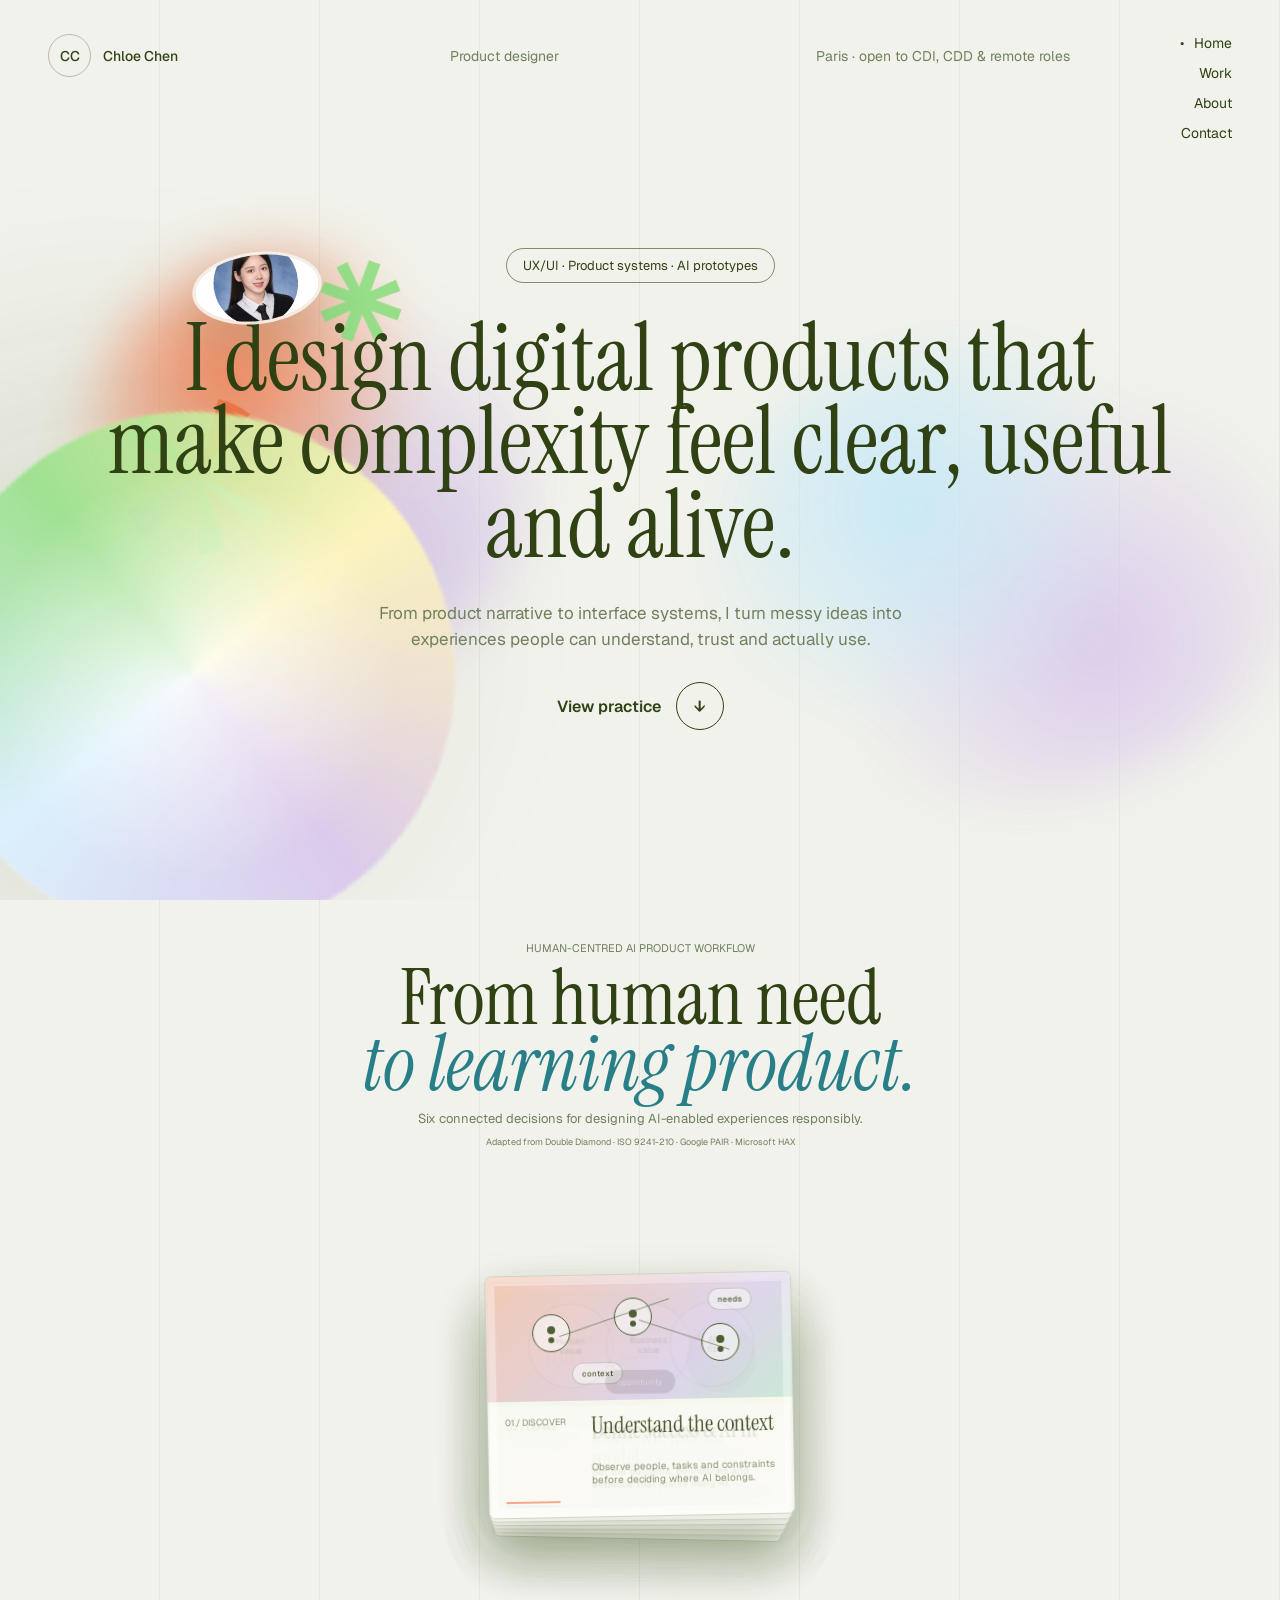
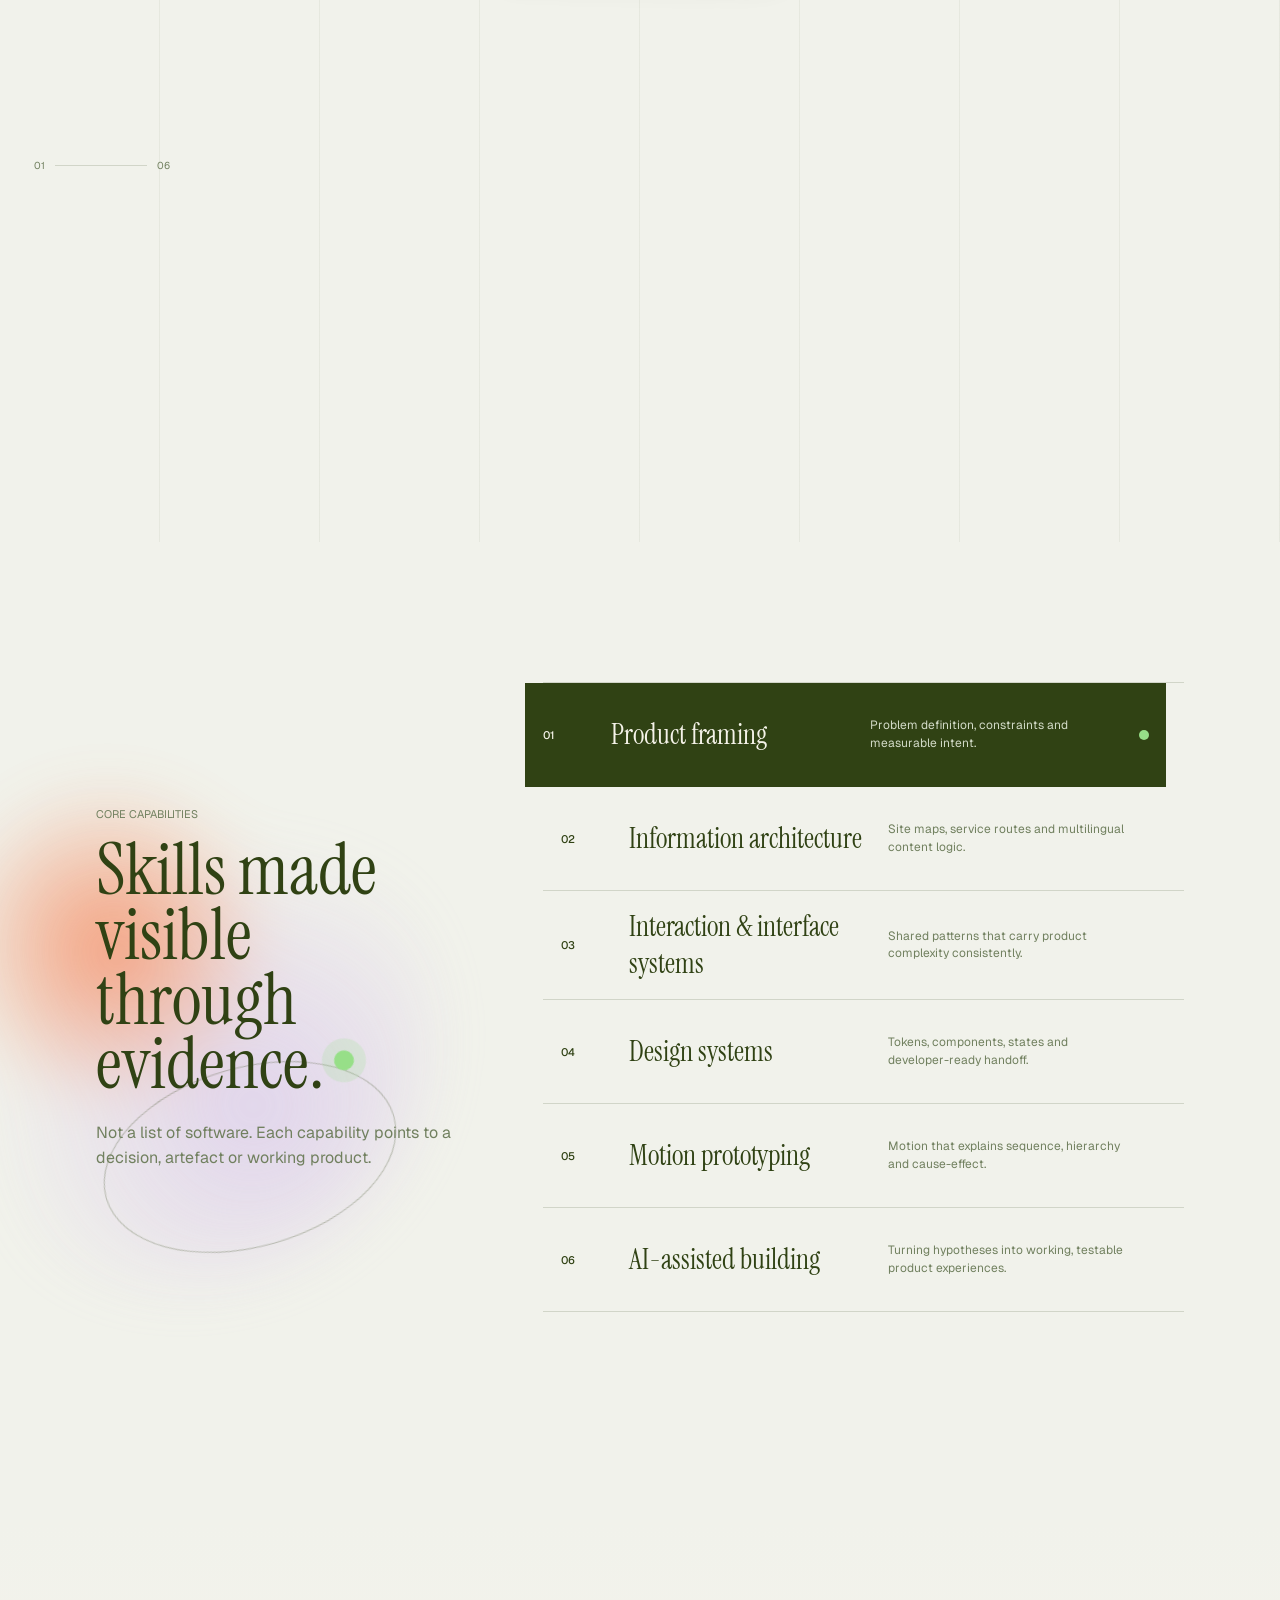
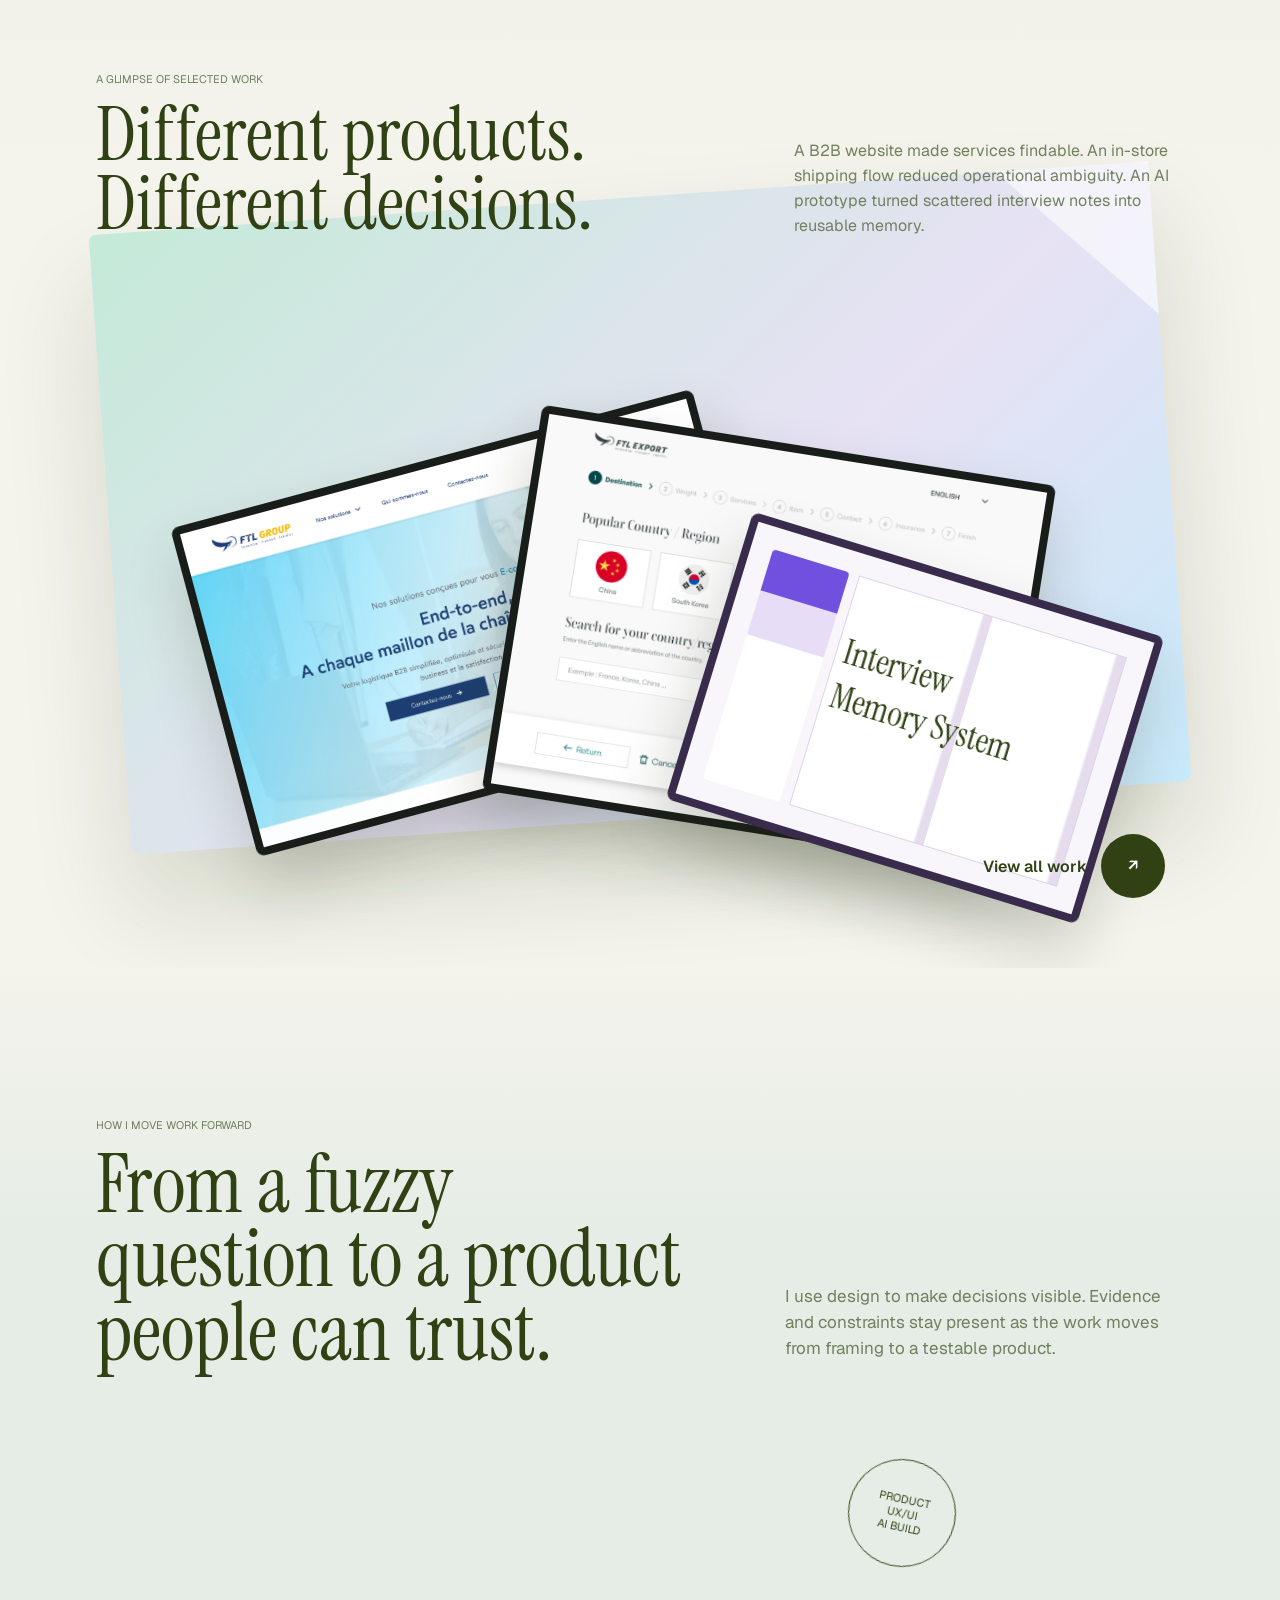
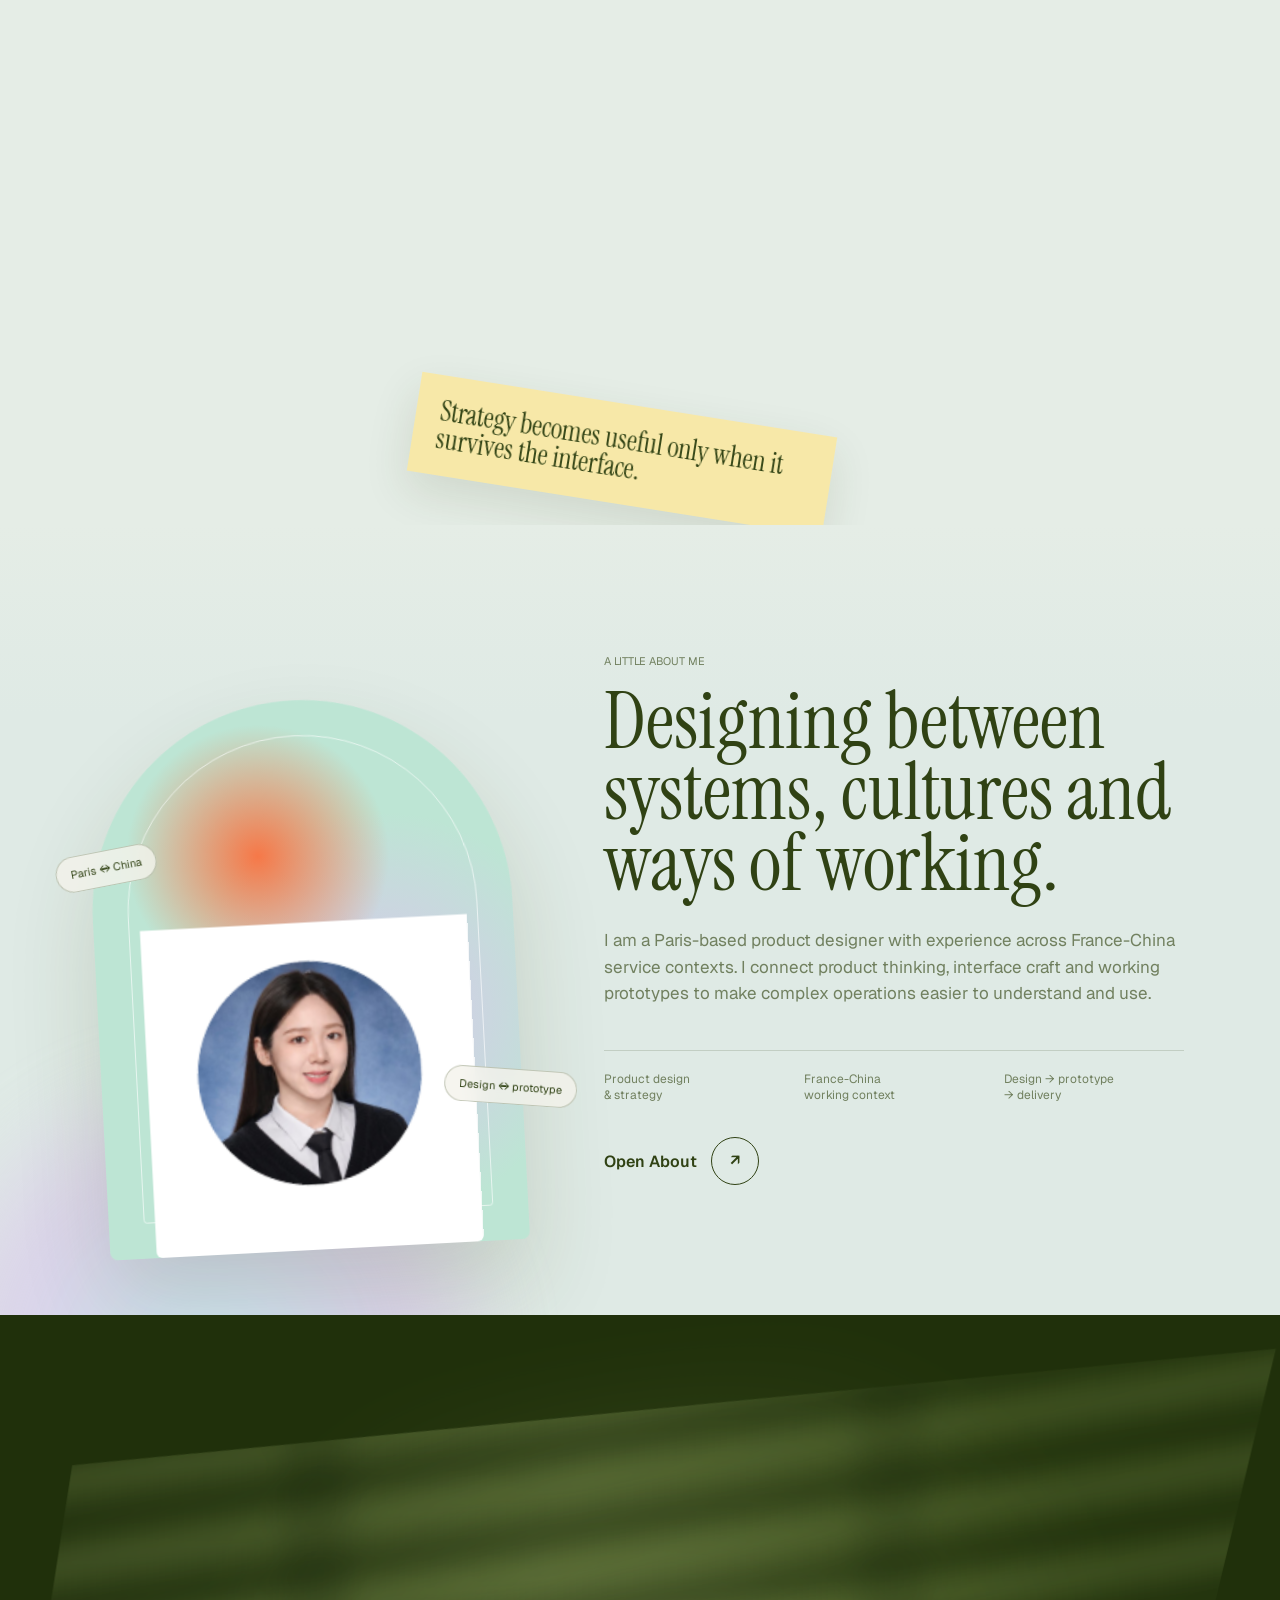
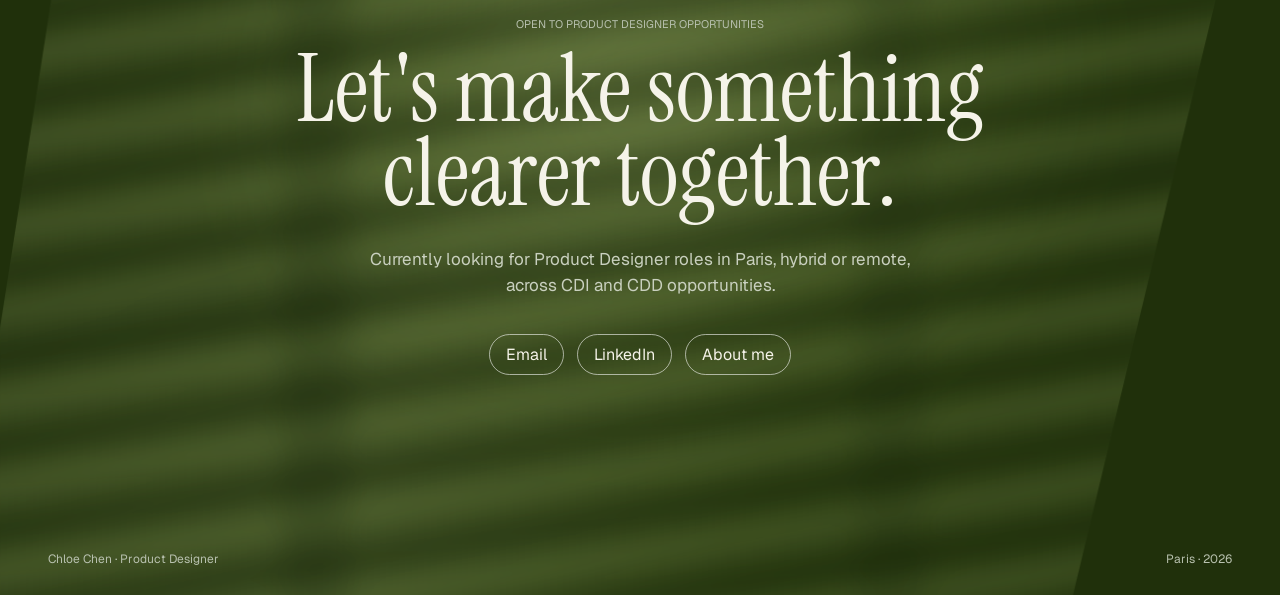
<file: index.html>
<!doctype html>
<html lang="en">
  <head>
    <meta charset="UTF-8" />
    <meta name="viewport" content="width=device-width, initial-scale=1" />
    <meta name="description" content="Chloe Chen, Paris-based product designer working across product strategy, UX/UI systems and AI-assisted prototyping." />
    <meta property="og:type" content="website" />
    <meta property="og:url" content="https://chloechen960823-spec.github.io/" />
    <meta property="og:title" content="Chloe Chen - Product Designer" />
    <meta property="og:description" content="Selected work across product strategy, UX/UI systems and AI-assisted prototyping." />
    <meta property="og:image" content="https://chloechen960823-spec.github.io/assets/social-preview.png" />
    <meta property="og:image:alt" content="Chloe Chen product design portfolio homepage" />
    <meta name="twitter:card" content="summary_large_image" />
    <title>Chloe Chen - Product Designer</title>
    <link rel="preconnect" href="https://fonts.googleapis.com" />
    <link rel="preconnect" href="https://fonts.gstatic.com" crossorigin />
    <link href="https://fonts.googleapis.com/css2?family=Geist:wght@400;500;600&family=Instrument+Serif:ital@0;1&display=swap" rel="stylesheet" />
    <link rel="stylesheet" href="./src/home-about-v5.css?v=7" />
    <link rel="stylesheet" href="./proposals/core-practice-expansion-v1.css?v=15" />
  </head>
  <body class="home-v5">
    <a class="skip-link" href="#main">Skip to content</a>
    <header class="site-header">
      <a class="brand" href="./index.html"><span>CC</span><strong>Chloe Chen</strong></a>
      <div class="header-meta"><span>Product designer</span><span>Paris · open to CDI, CDD & remote roles</span></div>
      <nav aria-label="Main navigation"><a class="is-active" href="./index.html">Home</a><a href="./work.html">Work</a><a href="./about.html">About</a><a href="./contact.html">Contact</a></nav>
    </header>

    <div class="home-continuity" aria-hidden="true"><div class="continuity-diamond"></div></div>

    <main id="main">
      <section class="v5-hero grid-lines" data-scene="hero">
        <div class="hero-orb hero-orb--coral" aria-hidden="true"></div><div class="hero-orb hero-orb--sky" aria-hidden="true"></div><div class="hero-star" aria-hidden="true"></div><div class="hero-asterisk" aria-hidden="true"></div>
        <div class="hero-portrait" aria-hidden="true"><img src="./assets/about/chloe-cv-portrait.png" alt="" /></div>
        <div class="hero-content"><p class="v5-pill">UX/UI · Product systems · AI prototypes</p><h1>I design digital products that make complexity feel clear, useful and alive.</h1><p class="hero-summary">From product narrative to interface systems, I turn messy ideas into experiences people can understand, trust and actually use.</p><a class="scroll-cue" href="#practice"><span>View practice</span><i>↓</i></a></div>
      </section>

      <section class="v5-practice practice-motion grid-lines" id="practice" data-scene="practice" aria-labelledby="practice-title">
        <div class="practice-sticky">
          <div class="paper-grid" aria-hidden="true"></div><div class="ambient ambient-coral" aria-hidden="true"></div><div class="ambient ambient-sky" aria-hidden="true"></div>
          <header class="practice-heading"><p class="eyebrow">Human-centred AI product workflow</p><h2 id="practice-title">From human need<br /><em>to learning product.</em></h2><p class="practice-intro">Six connected decisions for designing AI-enabled experiences responsibly.</p><small class="framework-basis">Adapted from Double Diamond · ISO 9241-210 · Google PAIR · Microsoft HAX</small></header>
          <div class="deck" aria-label="Six-step AI product design workflow">
            <article class="skill-card card-discover" style="--i:0;--x:-1;--y:-1;--r:-7deg"><div class="skill-visual visual-discover" role="img" aria-label="People, signals and context converging into a research insight"><i class="person person-a"></i><i class="person person-b"></i><i class="person person-c"></i><span class="signal signal-a"></span><span class="signal signal-b"></span><b>context</b><em>needs</em></div><div class="skill-copy"><span>01 / Discover</span><h3>Understand the context</h3><p>Observe people, tasks and constraints before deciding where AI belongs.</p></div></article>
            <article class="skill-card card-define" style="--i:1;--x:0;--y:-1;--r:2deg"><div class="skill-visual visual-define" role="img" aria-label="Human value, business value and AI capability forming a viable opportunity"><span class="value human">Human<br />value</span><span class="value business">Business<br />value</span><span class="value ai-fit">AI<br />fit</span><i class="opportunity">opportunity</i></div><div class="skill-copy"><span>02 / Define</span><h3>Define success &amp; AI fit</h3><p>Set the outcome, boundaries and evidence that justify using AI.</p></div></article>
            <article class="skill-card card-model" style="--i:2;--x:1;--y:-1;--r:7deg"><div class="skill-visual visual-model" role="img" aria-label="A shared mental model between a person and an AI system"><span class="model-node node-human">YOU</span><span class="model-node node-ai">AI</span><i class="model-bridge"><b>expectation</b><b>explanation</b><b>control</b></i></div><div class="skill-copy"><span>03 / Model</span><h3>Shape the mental model</h3><p>Make capability, confidence and human control understandable from the start.</p></div></article>
            <article class="skill-card card-prototype" style="--i:3;--x:-1;--y:1;--r:5deg"><div class="skill-visual visual-prototype" role="img" aria-label="A coded interaction prototype moving through prompt, response and correction states"><span class="proto-window"><i class="proto-prompt"></i><i class="proto-response"></i><i class="proto-control">Adjust</i></span><b class="proto-cursor">↗</b><em class="proto-state">STATE 03</em></div><div class="skill-copy"><span>04 / Prototype</span><h3>Prototype the behaviour</h3><p>Test prompts, responses, handoffs and correction paths as a working system.</p></div></article>
            <article class="skill-card card-validate" style="--i:4;--x:0;--y:1;--r:-2deg"><div class="skill-visual visual-validate" role="img" aria-label="Evaluation matrix comparing expected, observed and failure behaviours"><span class="test-label">SCENARIO</span><span class="test-row row-a"><i></i><i></i><i></i><b>pass</b></span><span class="test-row row-b"><i></i><i></i><i></i><b>learn</b></span><span class="test-row row-c"><i></i><i></i><i></i><b>fail</b></span></div><div class="skill-copy"><span>05 / Validate</span><h3>Test value &amp; failure</h3><p>Evaluate usefulness, trust, edge cases and graceful recovery with people.</p></div></article>
            <article class="skill-card card-evolve" style="--i:5;--x:1;--y:1;--r:-6deg"><div class="skill-visual visual-evolve" role="img" aria-label="A product feedback loop connecting launch, signals, learning and iteration"><span class="loop loop-a">ship</span><span class="loop loop-b">signals</span><span class="loop loop-c">learn</span><span class="loop loop-d">adapt</span><i class="loop-path"></i><b class="pulse"></b></div><div class="skill-copy"><span>06 / Evolve</span><h3>Ship, monitor &amp; learn</h3><p>Release progressively, watch real signals and improve behaviour over time.</p></div></article>
          </div>
          <div class="scroll-status" aria-hidden="true"><span class="status-number">01</span><span class="status-line"><i></i></span><span>06</span></div><p class="closing-note">A continuous loop from evidence to responsible evolution.</p>
        </div>
      </section>

      <section class="v5-capabilities grid-lines" data-scene="capabilities">
        <div class="capability-glow" aria-hidden="true"></div><div class="capability-orbit" aria-hidden="true"></div>
        <div class="content-shell capability-layout"><div class="capability-intro" data-reveal><p class="eyebrow">Core capabilities</p><h2>Skills made visible through evidence.</h2><p>Not a list of software. Each capability points to a decision, artefact or working product.</p></div>
          <div class="capability-list" aria-label="Core capabilities">
            <article class="capability-row"><b>01</b><h3>Product framing</h3><p>Problem definition, constraints and measurable intent.</p></article>
            <article class="capability-row"><b>02</b><h3>Information architecture</h3><p>Site maps, service routes and multilingual content logic.</p></article>
            <article class="capability-row"><b>03</b><h3>Interaction & interface systems</h3><p>Shared patterns that carry product complexity consistently.</p></article>
            <article class="capability-row"><b>04</b><h3>Design systems</h3><p>Tokens, components, states and developer-ready handoff.</p></article>
            <article class="capability-row"><b>05</b><h3>Motion prototyping</h3><p>Motion that explains sequence, hierarchy and cause-effect.</p></article>
            <article class="capability-row"><b>06</b><h3>AI-assisted building</h3><p>Turning hypotheses into working, testable product experiences.</p></article>
          </div>
        </div>
      </section>

      <section class="v5-work grid-lines" data-scene="work">
        <div class="work-field" aria-hidden="true"></div><div class="content-shell work-heading" data-reveal><div><p class="eyebrow">A glimpse of selected work</p><h2>Different products.<br />Different decisions.</h2></div><p>A B2B website made services findable. An in-store shipping flow reduced operational ambiguity. An AI prototype turned scattered interview notes into reusable memory.</p></div>
        <div class="content-shell project-fan"><a class="project-sheet project-ftl" href="./ftl-group-website.html"><img src="./assets/ftl-website/11-desktop-solutions.png" alt="FTL Group website project" /></a><a class="project-sheet project-lvv" href="./lvv-shipping-system.html"><img src="./assets/lvv/02-destination.png" alt="LVV shipping system project" /></a><a class="project-sheet project-ai" href="./interview-memory-system.html"><span class="demo-sidebar"></span><span class="demo-grid"></span><strong>Interview<br />Memory System</strong></a></div>
        <a class="view-all-work" href="./work.html"><span>View all work</span><i>↗</i></a>
      </section>

      <section class="v5-method grid-lines" data-scene="method">
        <div class="content-shell method-heading" data-reveal><div><p class="eyebrow">How I move work forward</p><h2>From a fuzzy question to a product people can trust.</h2></div><p>I use design to make decisions visible. Evidence and constraints stay present as the work moves from framing to a testable product.</p></div>
        <div class="content-shell method-path"><div class="signal-line" aria-hidden="true"></div><article class="method-card card-one"><b>01</b><h3>Frame the real decision</h3><p>Align the user need, business intent and constraints before polishing a screen.</p></article><article class="method-card card-two"><b>02</b><h3>Build the system, not a snapshot</h3><p>Translate the direction into flows, states and reusable interaction rules.</p></article><article class="method-card card-three"><b>03</b><h3>Prototype to learn</h3><p>Use clickable and coded prototypes to expose gaps, test behaviour and refine the handoff.</p></article><div class="method-note">Strategy becomes useful only when it survives the interface.</div><div class="method-stamp">Product<br />UX/UI<br />AI build</div></div>
      </section>

      <section class="v5-about-teaser" data-scene="about">
        <div class="content-shell about-teaser-layout"><a class="portrait-portal" href="./about.html" aria-label="Open About page"><img src="./assets/about/chloe-cv-portrait.png" alt="Portrait of Chloe Chen" /><span class="portal-ring"></span><span class="portal-label label-one">Paris ↔ China</span><span class="portal-label label-two">Design ↔ prototype</span></a><div class="about-teaser-copy" data-reveal><p class="eyebrow">A little about me</p><h2>Designing between systems, cultures and ways of working.</h2><p>I am a Paris-based product designer with experience across France-China service contexts. I connect product thinking, interface craft and working prototypes to make complex operations easier to understand and use.</p><div class="about-facts"><span>Product design<br />& strategy</span><span>France-China<br />working context</span><span>Design → prototype<br />→ delivery</span></div><a class="about-link" href="./about.html"><span>Open About</span><i>↗</i></a></div></div>
      </section>

      <section class="v5-contact" data-scene="contact"><div class="window-glow" aria-hidden="true"></div><div class="window-light" aria-hidden="true"></div><div class="contact-copy" data-reveal><p class="eyebrow">Open to Product Designer opportunities</p><h2>Let's make something<br />clearer together.</h2><p>Currently looking for Product Designer roles in Paris, hybrid or remote, across CDI and CDD opportunities.</p><div class="contact-links"><a href="mailto:chloechenjob00@gmail.com">Email</a><a href="https://www.linkedin.com/in/chloechen0823" target="_blank" rel="noreferrer noopener">LinkedIn</a><a href="./about.html">About me</a></div></div><footer><span>Chloe Chen · Product Designer</span><span>Paris · 2026</span></footer></section>
    </main>
    <script src="./src/home-about-v5.js?v=7"></script>
    <script src="./proposals/core-practice-expansion-v1.js?v=13"></script>
  </body>
</html>
</file>
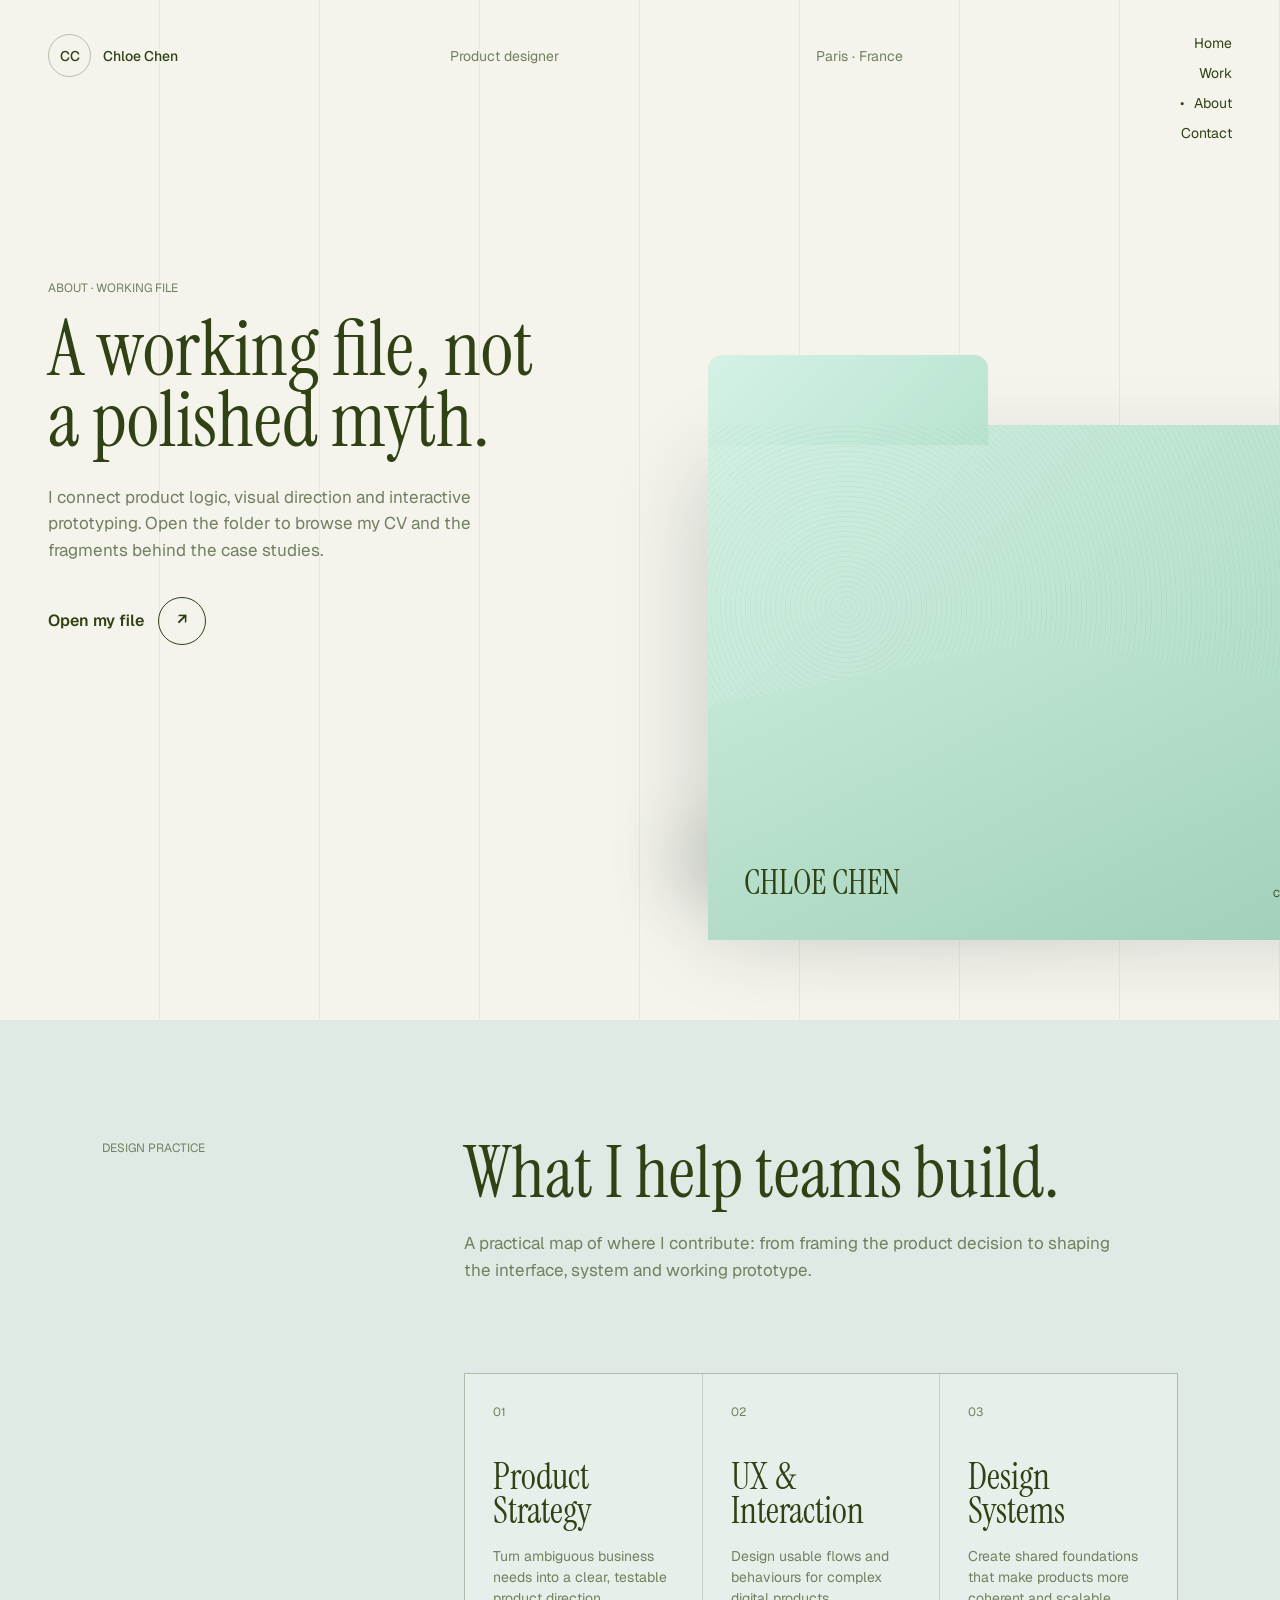
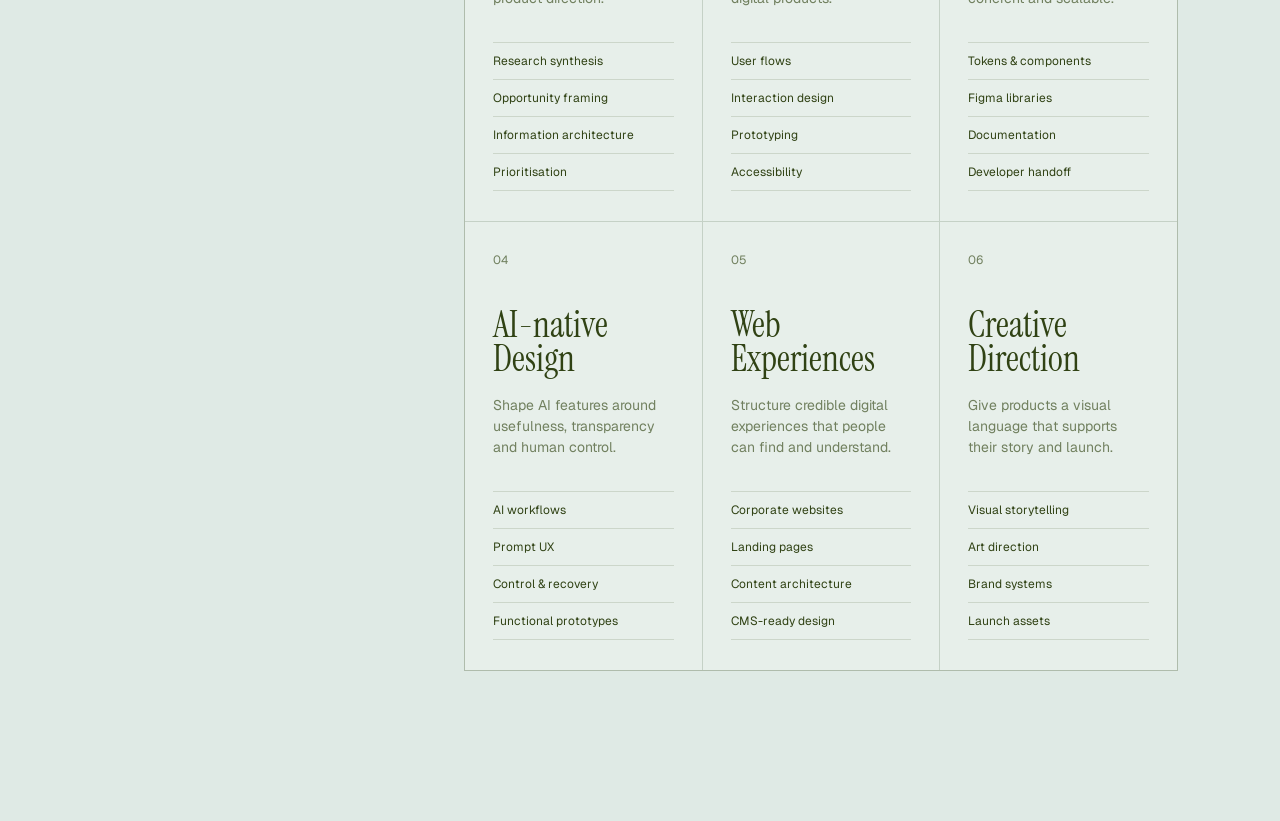
<file: about.html>
<!doctype html>
<html lang="en">
  <head>
    <meta charset="UTF-8" />
    <meta name="viewport" content="width=device-width, initial-scale=1" />
    <meta name="description" content="About Chloe Chen, Paris-based product designer." />
    <title>About - Chloe Chen</title>
    <link rel="preconnect" href="https://fonts.googleapis.com" /><link rel="preconnect" href="https://fonts.gstatic.com" crossorigin />
    <link href="https://fonts.googleapis.com/css2?family=Geist:wght@400;500;600&family=Instrument+Serif:ital@0;1&display=swap" rel="stylesheet" />
    <link rel="stylesheet" href="./src/home-about-v5.css?v=2" />
  </head>
  <body class="about-v2">
    <a class="skip-link" href="#main">Skip to content</a>
    <header class="site-header"><a class="brand" href="./index.html"><span>CC</span><strong>Chloe Chen</strong></a><div class="header-meta"><span>Product designer</span><span>Paris · France</span></div><nav aria-label="Main navigation"><a href="./index.html">Home</a><a href="./work.html">Work</a><a class="is-active" href="./about.html">About</a><a href="./contact.html">Contact</a></nav></header>
    <main id="main" class="about-main"><section class="about-intro"><div class="about-copy"><p class="eyebrow">About · working file</p><h1>A working file, not a polished myth.</h1><p>I connect product logic, visual direction and interactive prototyping. Open the folder to browse my CV and the fragments behind the case studies.</p><button class="folder-trigger" type="button" aria-expanded="false"><span>Open my file</span><i>↗</i></button></div>
      <div class="folder-stage" tabindex="0" role="button" aria-label="Open Chloe Chen's CV folder" aria-expanded="false"><div class="folder-shadow"></div><div class="folder-back"><span class="folder-grain"></span></div><div class="cv-paper"><img src="./assets/about/cv-fr-page-1.png" alt="Chloe Chen French product design CV" /><a href="./assets/about/cv-fr-page-1.png" target="_blank">Open full CV</a></div><div class="film-card"><span></span></div><div class="portrait-card"><img src="./assets/about/chloe-cv-portrait.png" alt="Chloe Chen" /><strong>Chloe Chen</strong><span>Product designer · Paris</span></div><div class="desk-note">Systems,<br />stories and<br />working prototypes.<small>What I like to make</small></div><span class="red-clip"></span><div class="folder-front"></div><span class="folder-star"></span></div>
    </section><section id="design-practice" class="about-details practice-details"><p class="eyebrow">Design practice</p><div><h2>What I help teams build.</h2><p>A practical map of where I contribute: from framing the product decision to shaping the interface, system and working prototype.</p></div><div class="practice-services">
      <article class="service-card"><span>01</span><h3>Product Strategy</h3><p>Turn ambiguous business needs into a clear, testable product direction.</p><ul><li>Research synthesis</li><li>Opportunity framing</li><li>Information architecture</li><li>Prioritisation</li></ul></article>
      <article class="service-card"><span>02</span><h3>UX &amp; Interaction</h3><p>Design usable flows and behaviours for complex digital products.</p><ul><li>User flows</li><li>Interaction design</li><li>Prototyping</li><li>Accessibility</li></ul></article>
      <article class="service-card"><span>03</span><h3>Design Systems</h3><p>Create shared foundations that make products more coherent and scalable.</p><ul><li>Tokens &amp; components</li><li>Figma libraries</li><li>Documentation</li><li>Developer handoff</li></ul></article>
      <article class="service-card"><span>04</span><h3>AI-native Design</h3><p>Shape AI features around usefulness, transparency and human control.</p><ul><li>AI workflows</li><li>Prompt UX</li><li>Control &amp; recovery</li><li>Functional prototypes</li></ul></article>
      <article class="service-card"><span>05</span><h3>Web Experiences</h3><p>Structure credible digital experiences that people can find and understand.</p><ul><li>Corporate websites</li><li>Landing pages</li><li>Content architecture</li><li>CMS-ready design</li></ul></article>
      <article class="service-card"><span>06</span><h3>Creative Direction</h3><p>Give products a visual language that supports their story and launch.</p><ul><li>Visual storytelling</li><li>Art direction</li><li>Brand systems</li><li>Launch assets</li></ul></article>
    </div></section></main>
    <script src="./src/home-about-v5.js?v=1"></script>
  </body>
</html>
</file>
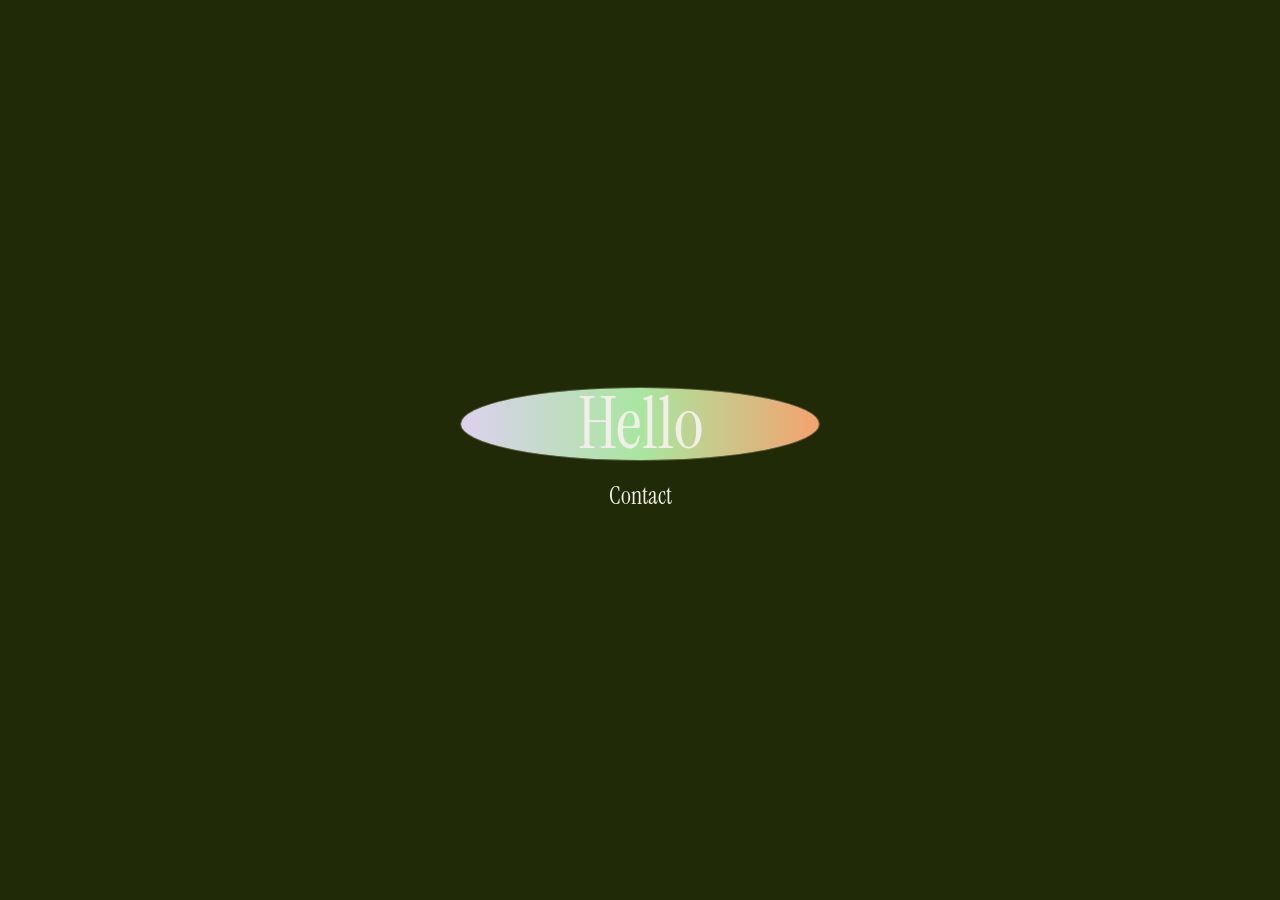
<file: contact.html>
<!doctype html>
<html lang="en">
  <head>
    <meta charset="UTF-8" />
    <meta name="viewport" content="width=device-width, initial-scale=1.0" />
    <meta name="description" content="Contact Chloé Chen for Product Designer opportunities in Paris, hybrid or remote." />
    <title>Contact — Chloé Chen</title>
    <link rel="preconnect" href="https://fonts.googleapis.com" />
    <link rel="preconnect" href="https://fonts.gstatic.com" crossorigin />
    <link
      href="https://fonts.googleapis.com/css2?family=Geist:wght@300;400;500;600&family=Instrument+Serif:ital,wght@0,400;1,400&display=swap"
      rel="stylesheet"
    />
    <link rel="stylesheet" href="./src/styles.css?v=26" />
  </head>
  <body class="is-loading" data-page="contact">
    <a class="skip-link" href="#main">Skip to content</a>
    <div class="loader" id="loader" aria-hidden="true">
      <div class="loader-mark"><span>Hello</span><i></i></div>
      <p>Contact</p>
    </div>
    <div class="page-texture" aria-hidden="true"></div>

    <header class="header" aria-label="Portfolio navigation">
      <a class="brand" href="./index.html" aria-label="Chloé Chen home">
        <span>CC</span>
        <strong>Chloé Chen</strong>
      </a>
      <div class="header-center">
        <span>Product designer</span>
        <span>Open to CDI, CDD & remote roles</span>
      </div>
      <nav class="nav" aria-label="Main navigation">
        <a href="./index.html">Home</a>
        <a href="./work.html">Work</a>
        <a href="./about.html">About</a>
        <a class="is-active" href="./contact.html">Contact</a>
      </nav>
    </header>

    <main class="page-main page-main--contact" id="main">
      <div class="contact-page-light" aria-hidden="true"></div>
      <section class="contact-page">
        <p class="eyebrow reveal">Open to Product Designer opportunities</p>
        <h1 class="reveal">Let's make something<br />clearer together.</h1>
        <p class="reveal">
          Currently looking for Product Designer roles in Paris, hybrid or remote, across CDI and CDD
          opportunities.
        </p>
        <div class="contact-page-actions reveal">
          <a class="contact-primary" href="mailto:chloechenjob00@gmail.com">chloechenjob00@gmail.com</a>
          <a href="https://www.linkedin.com/in/chloechen0823" target="_blank" rel="noreferrer noopener">LinkedIn <span aria-hidden="true">↗</span></a>
        </div>
        <div class="contact-page-meta reveal" aria-label="Location and role">
          <span>Product designer</span>
          <span>Paris, France</span>
          <span>English · Français · 中文</span>
        </div>
      </section>
    </main>

    <script src="./src/main.js?v=13"></script>
  </body>
</html>
</file>
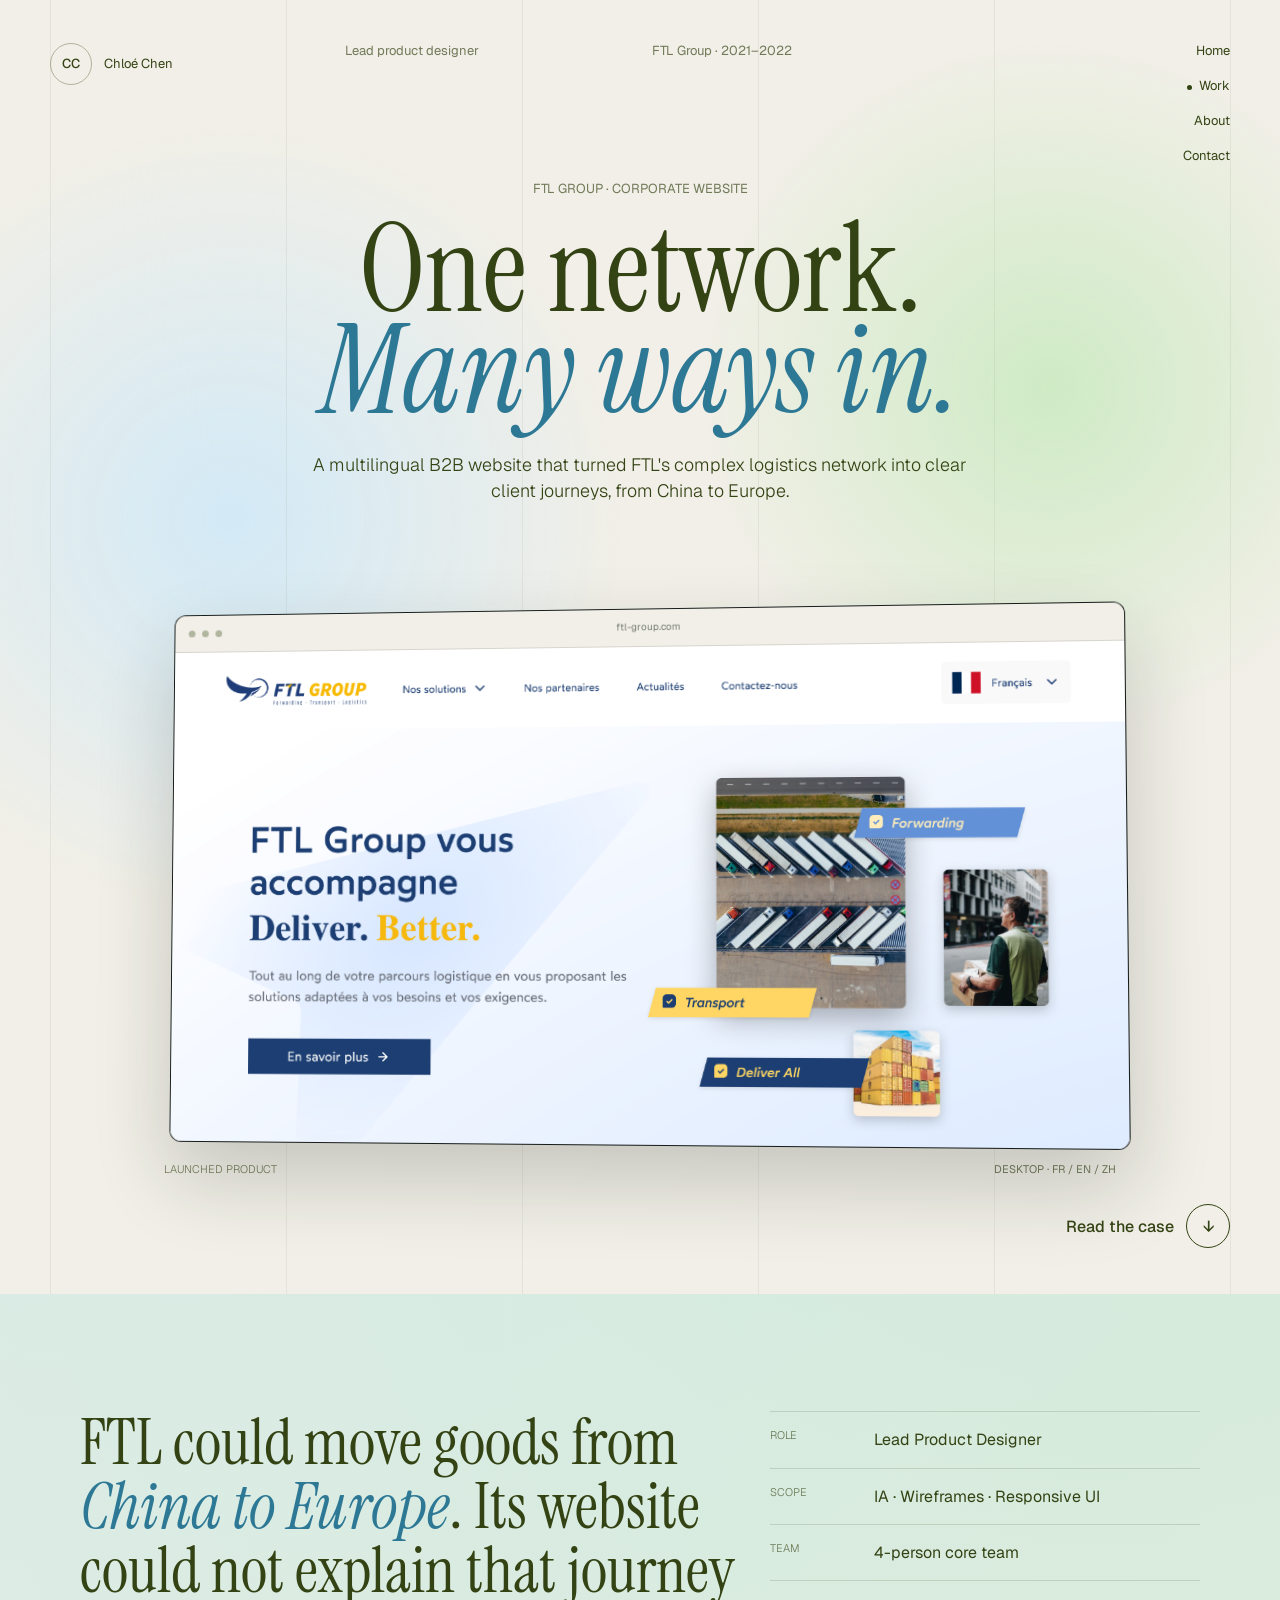
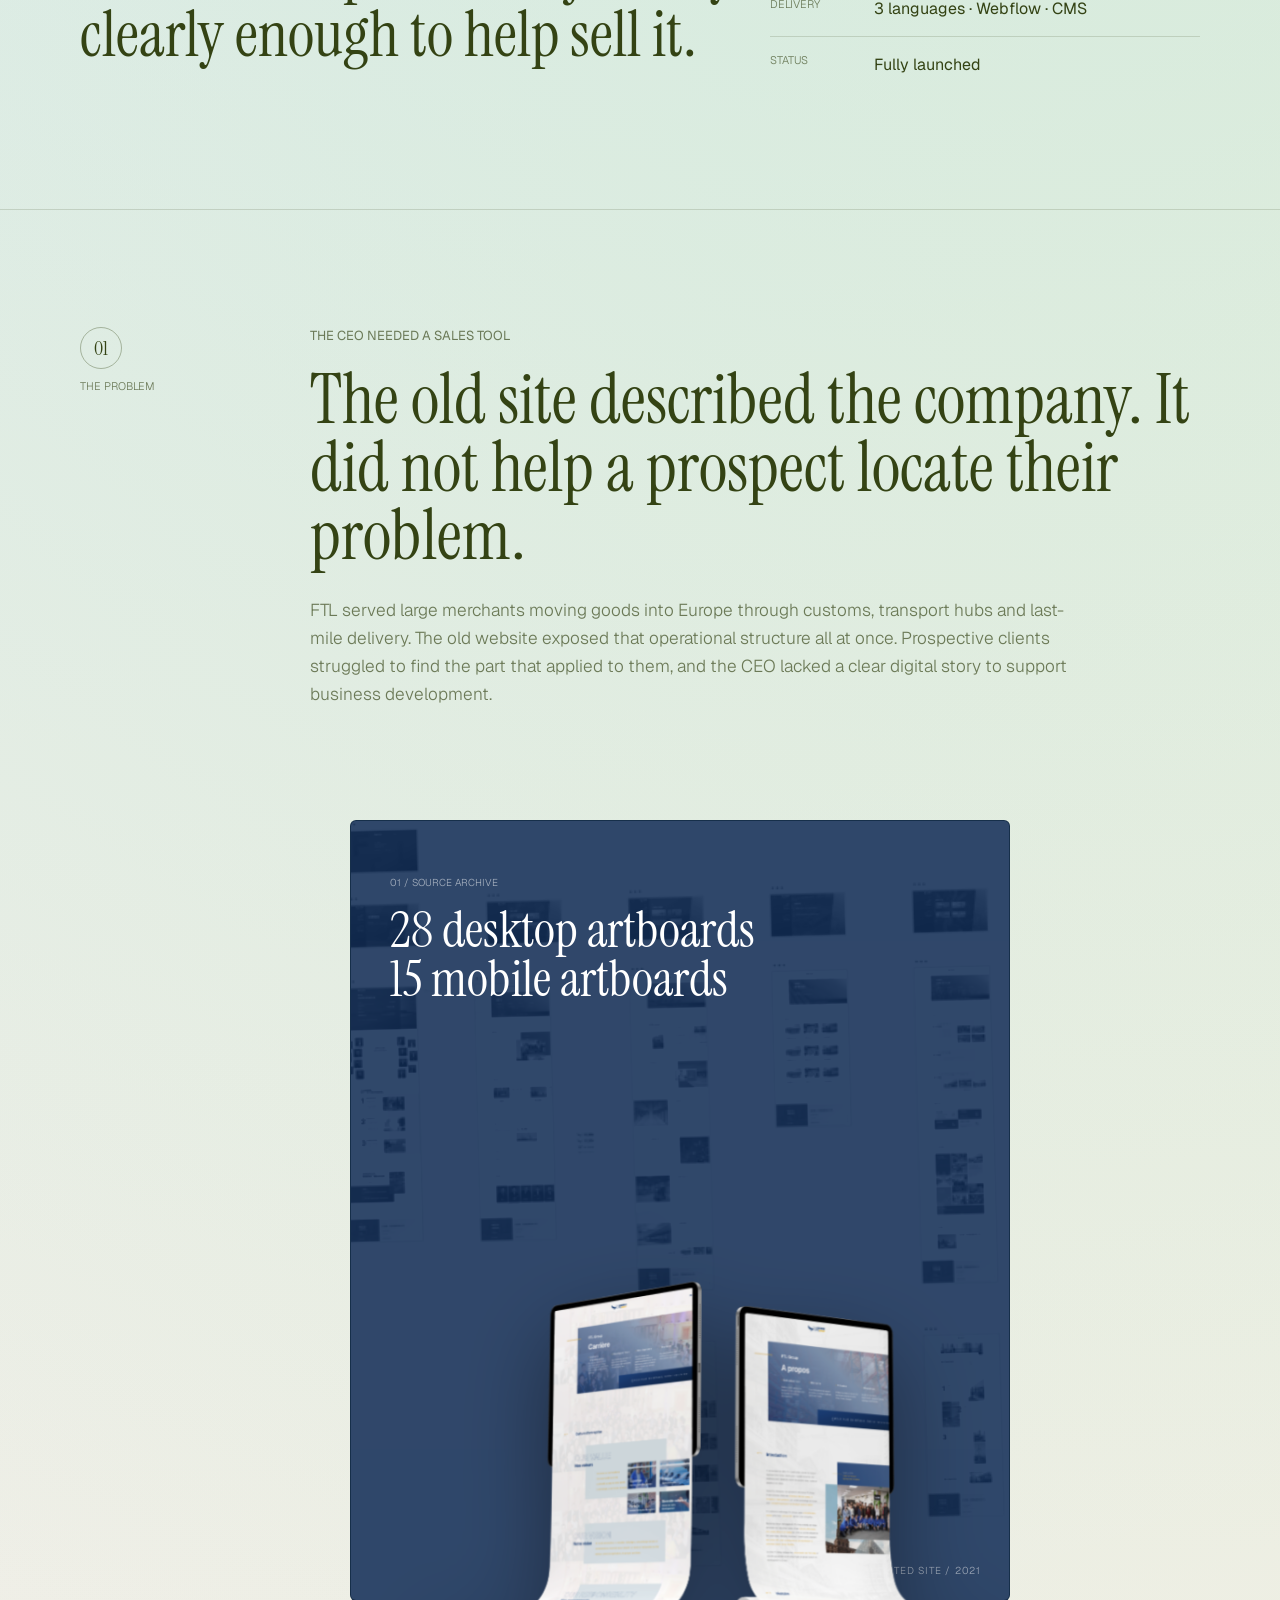
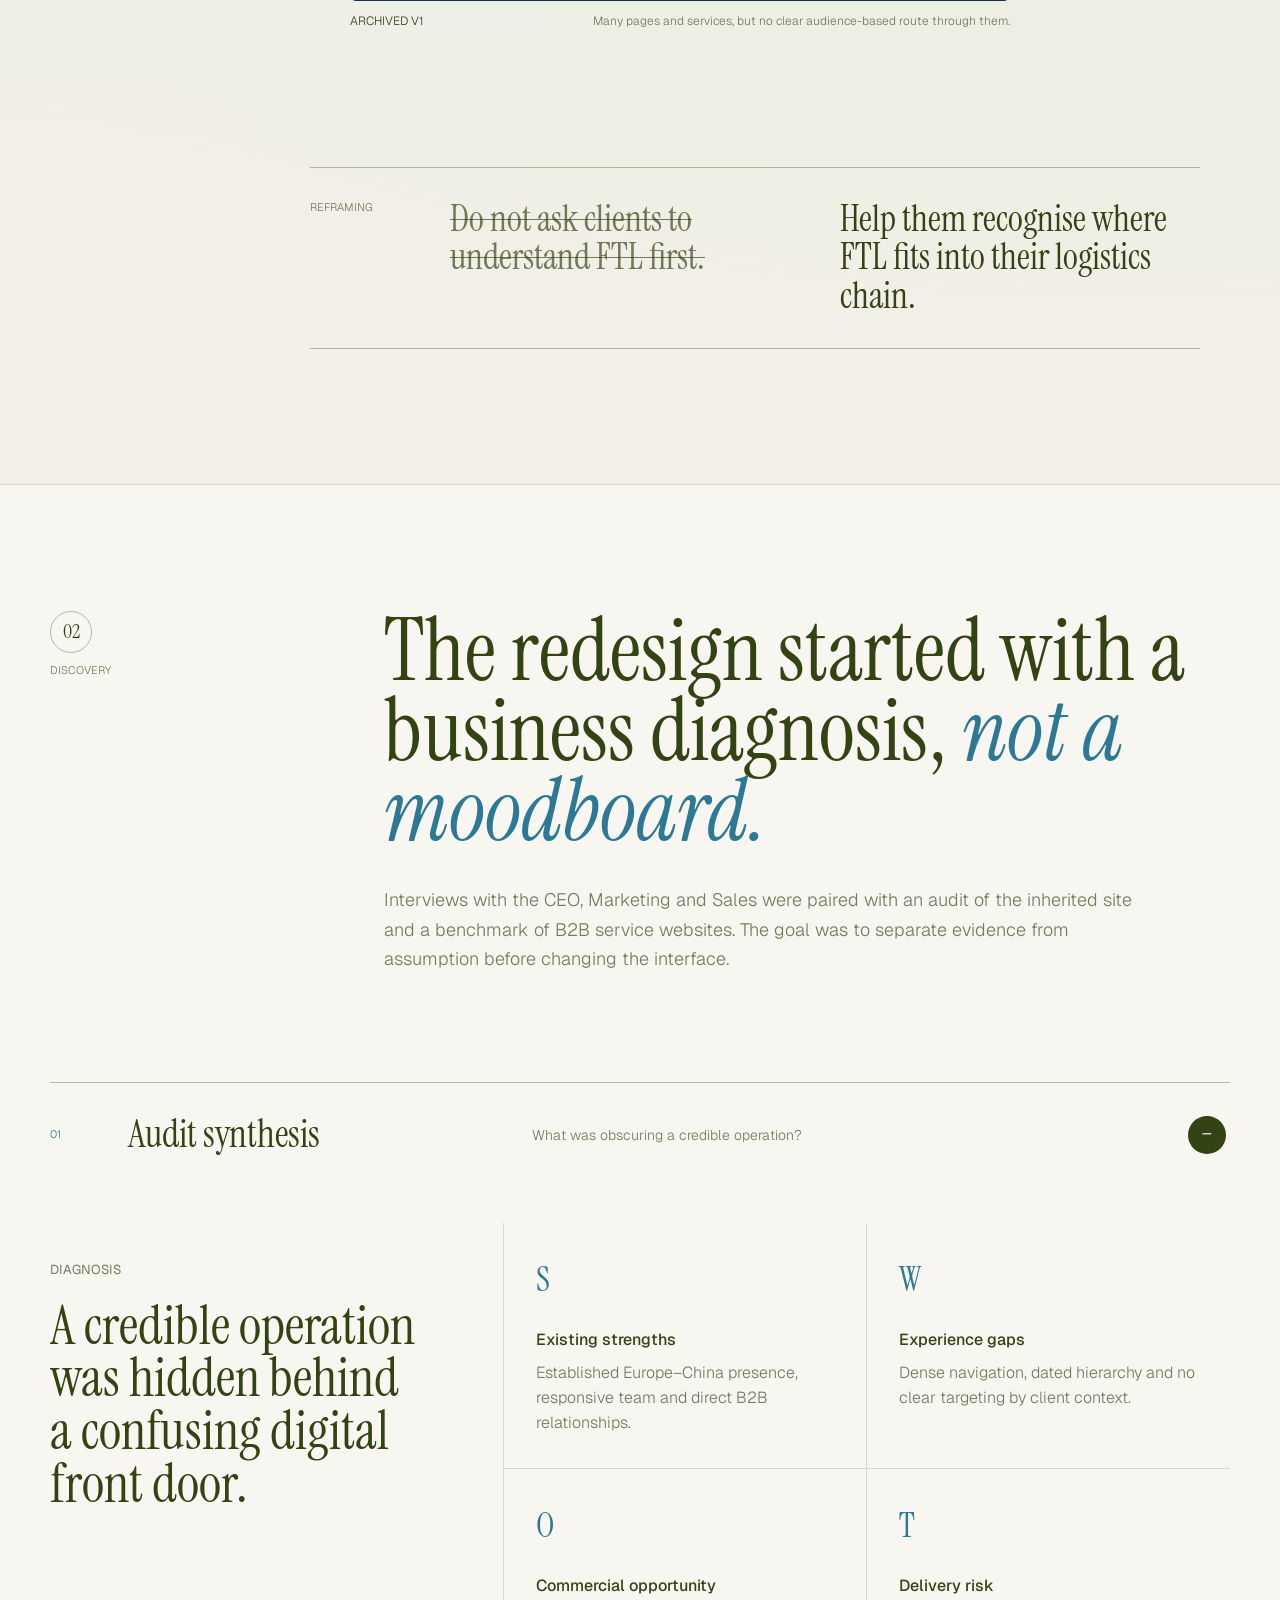
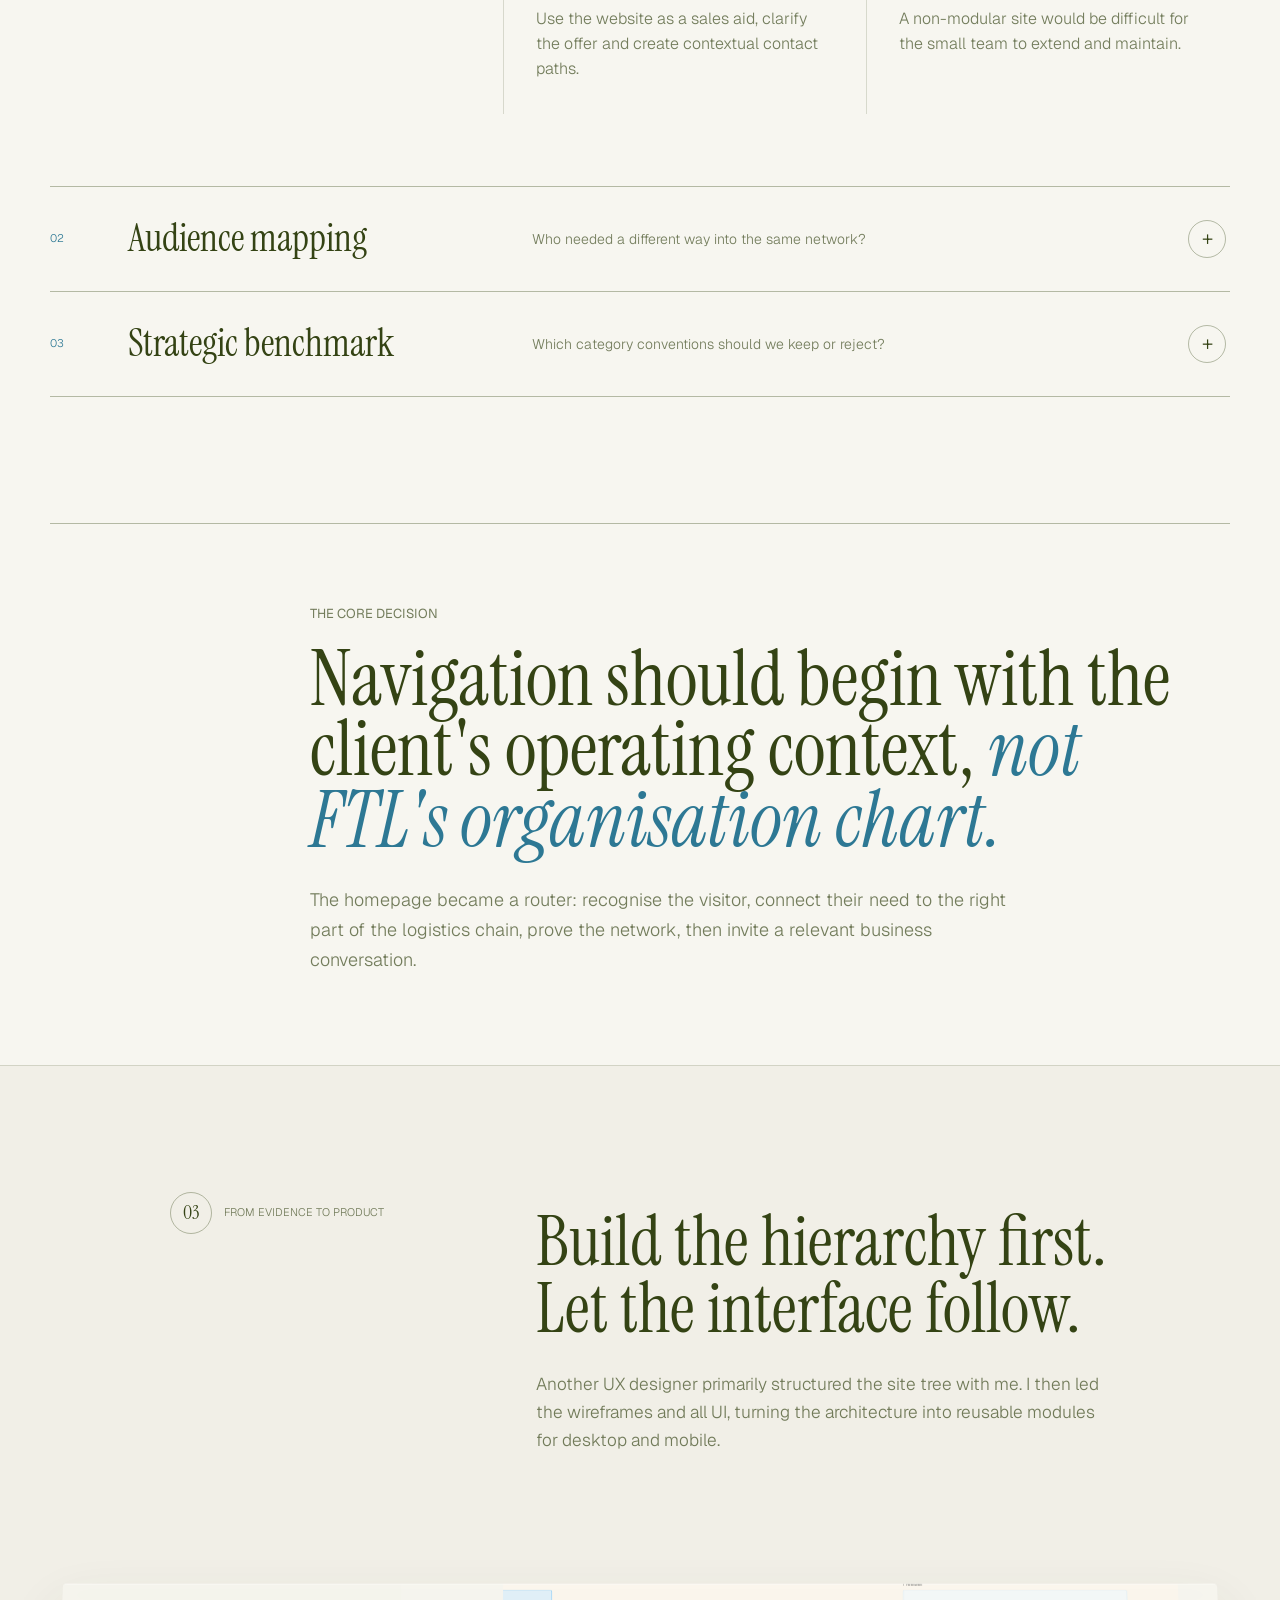
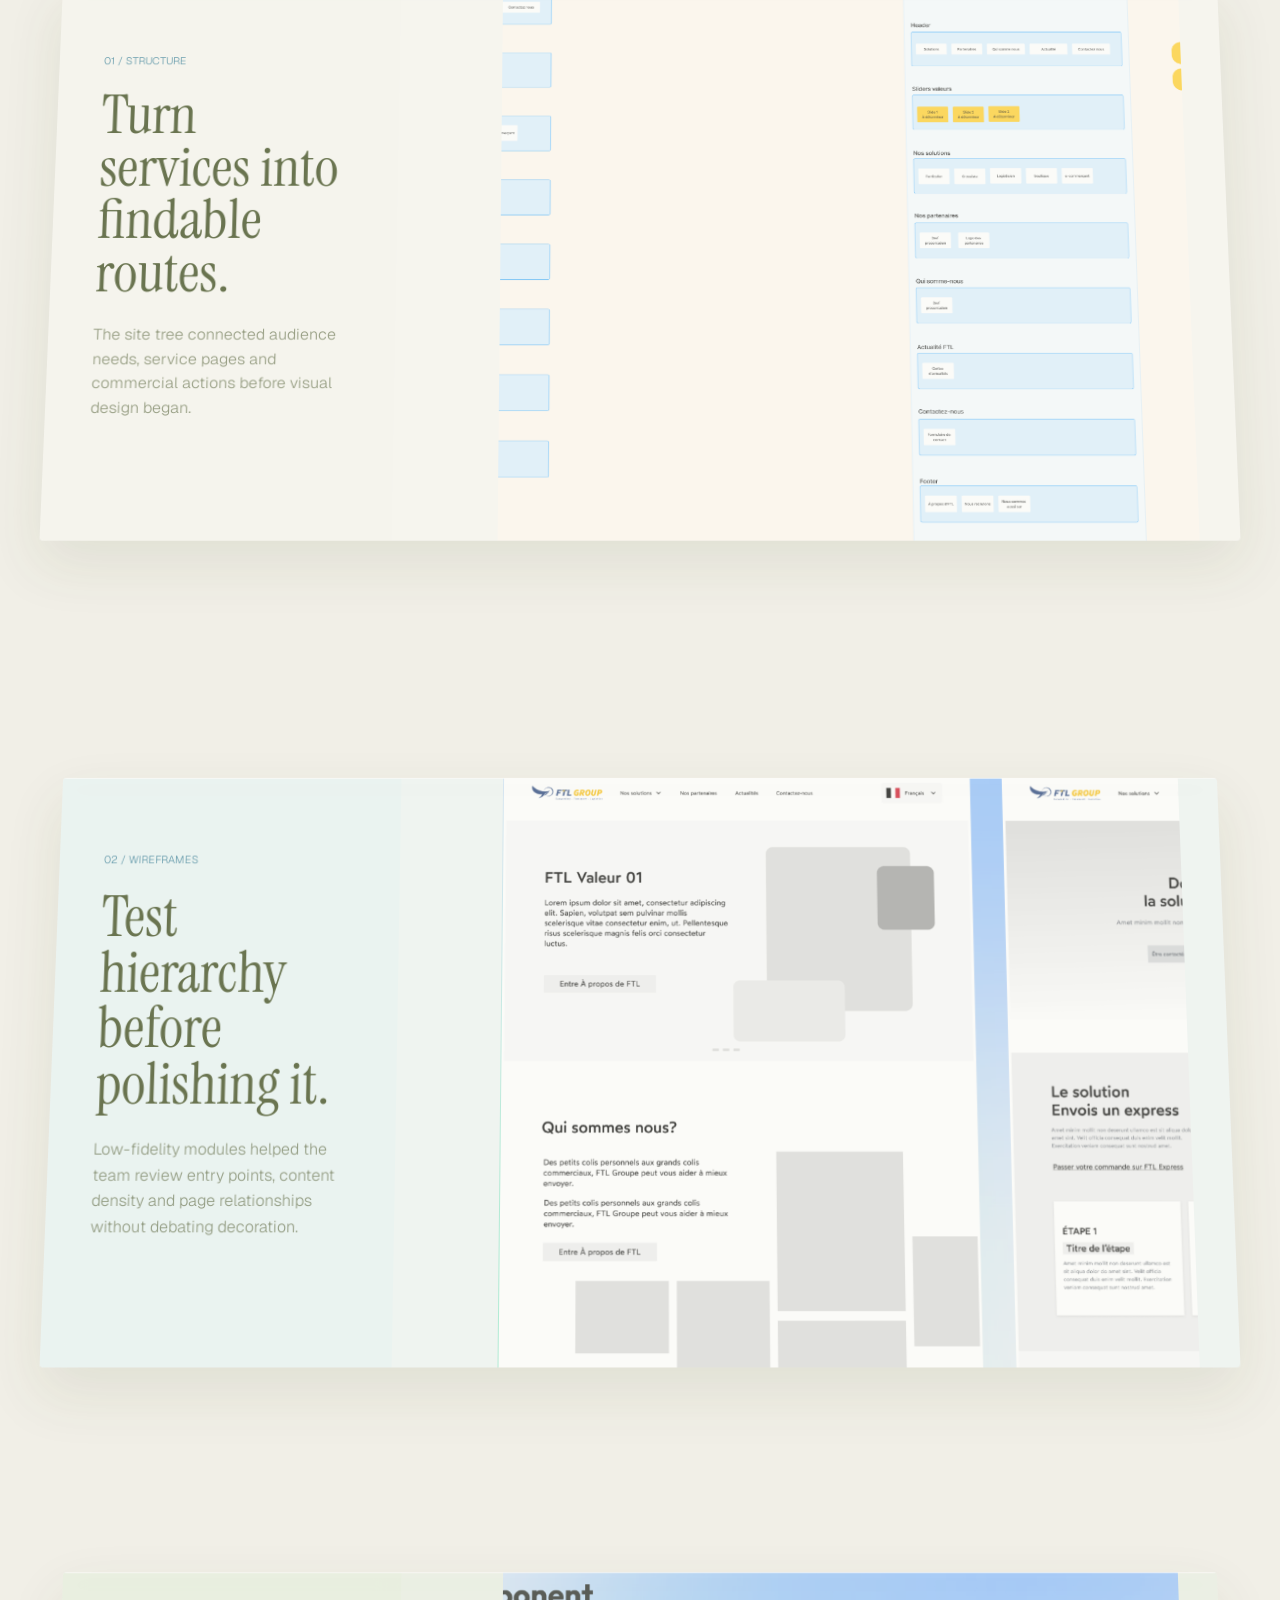
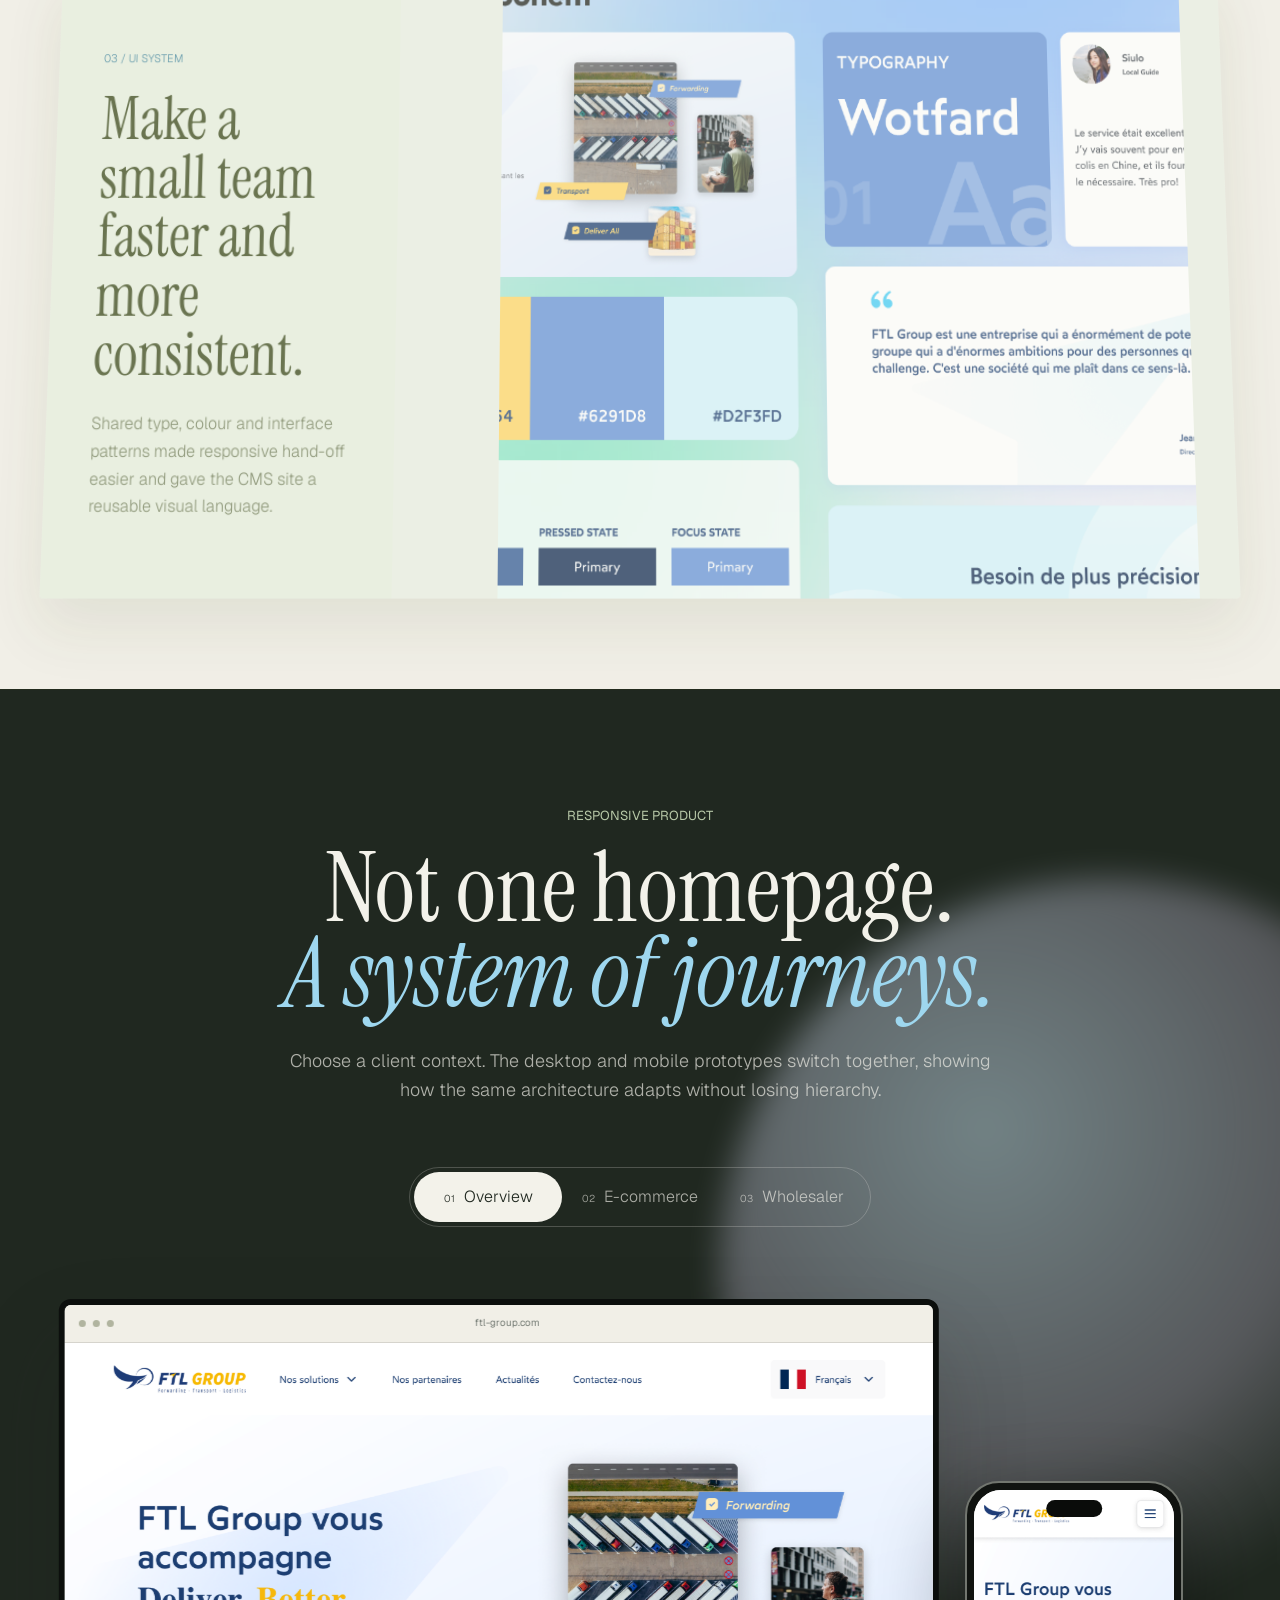
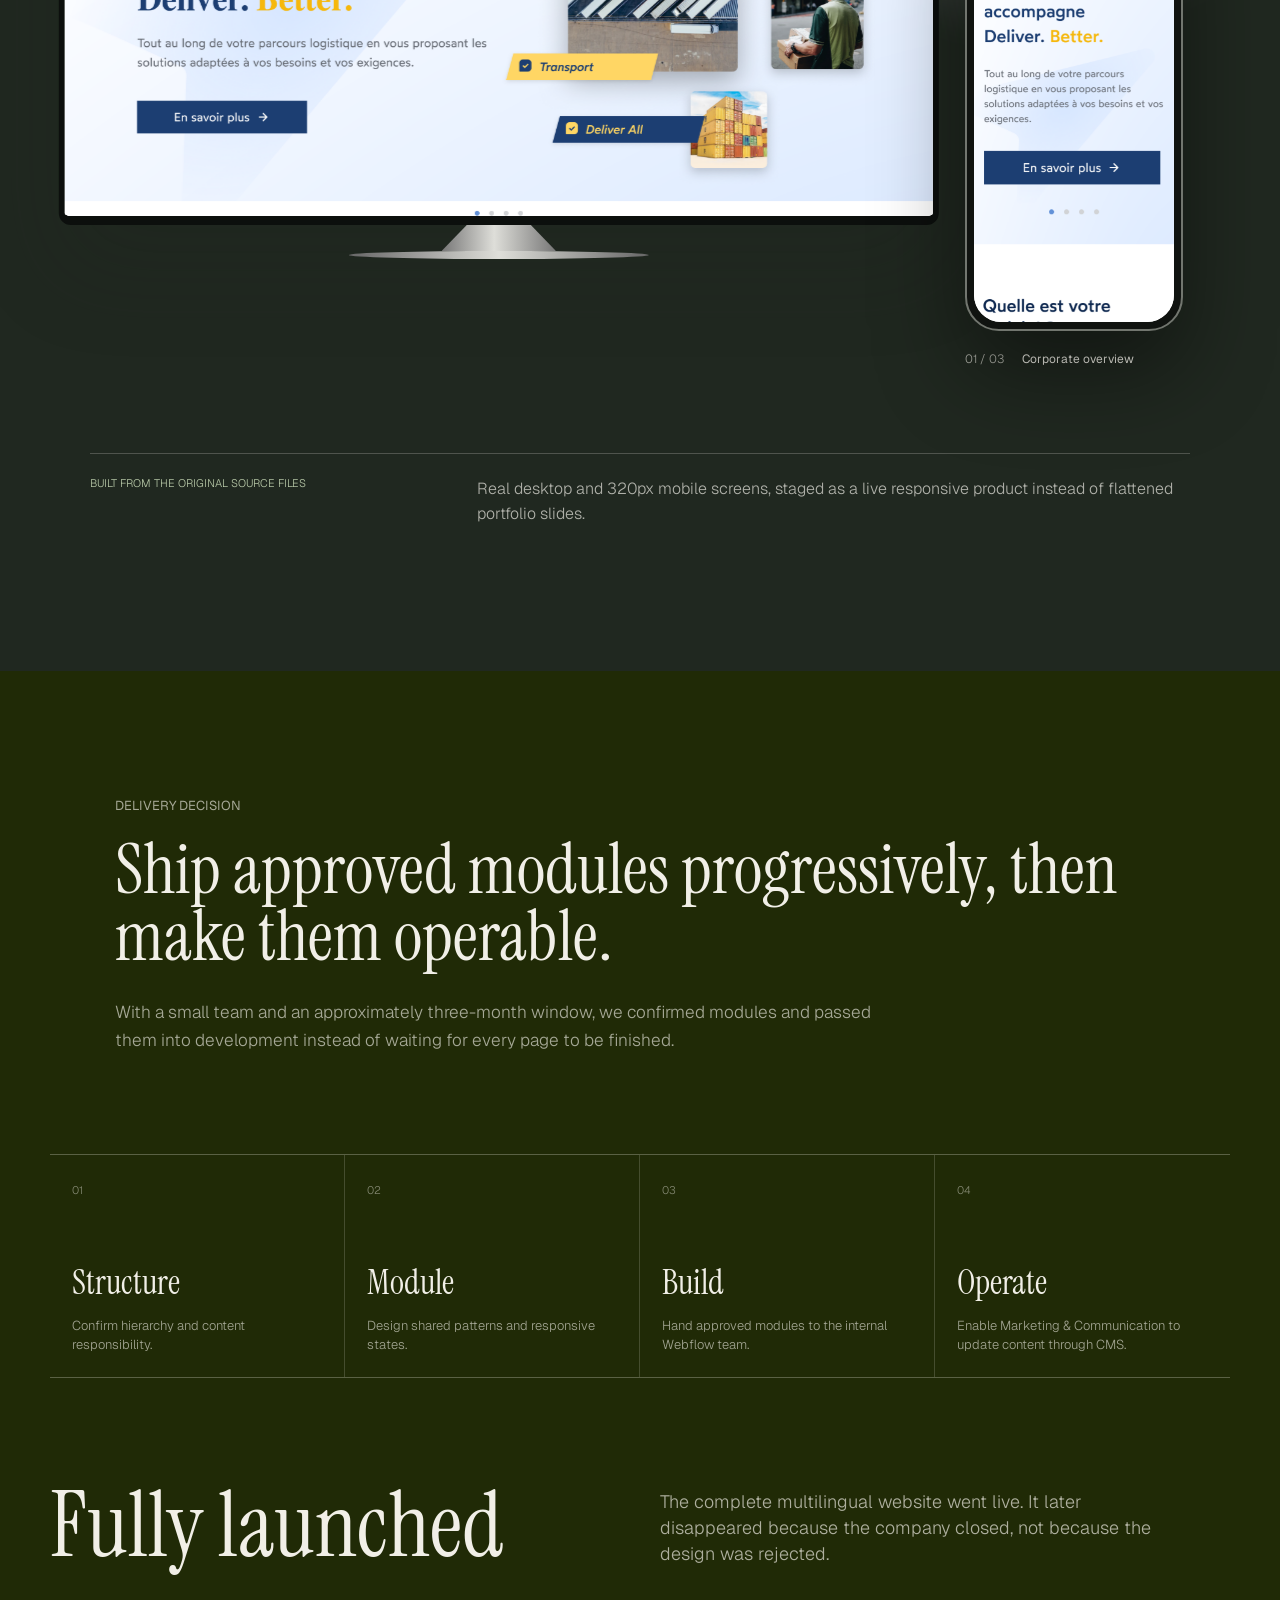
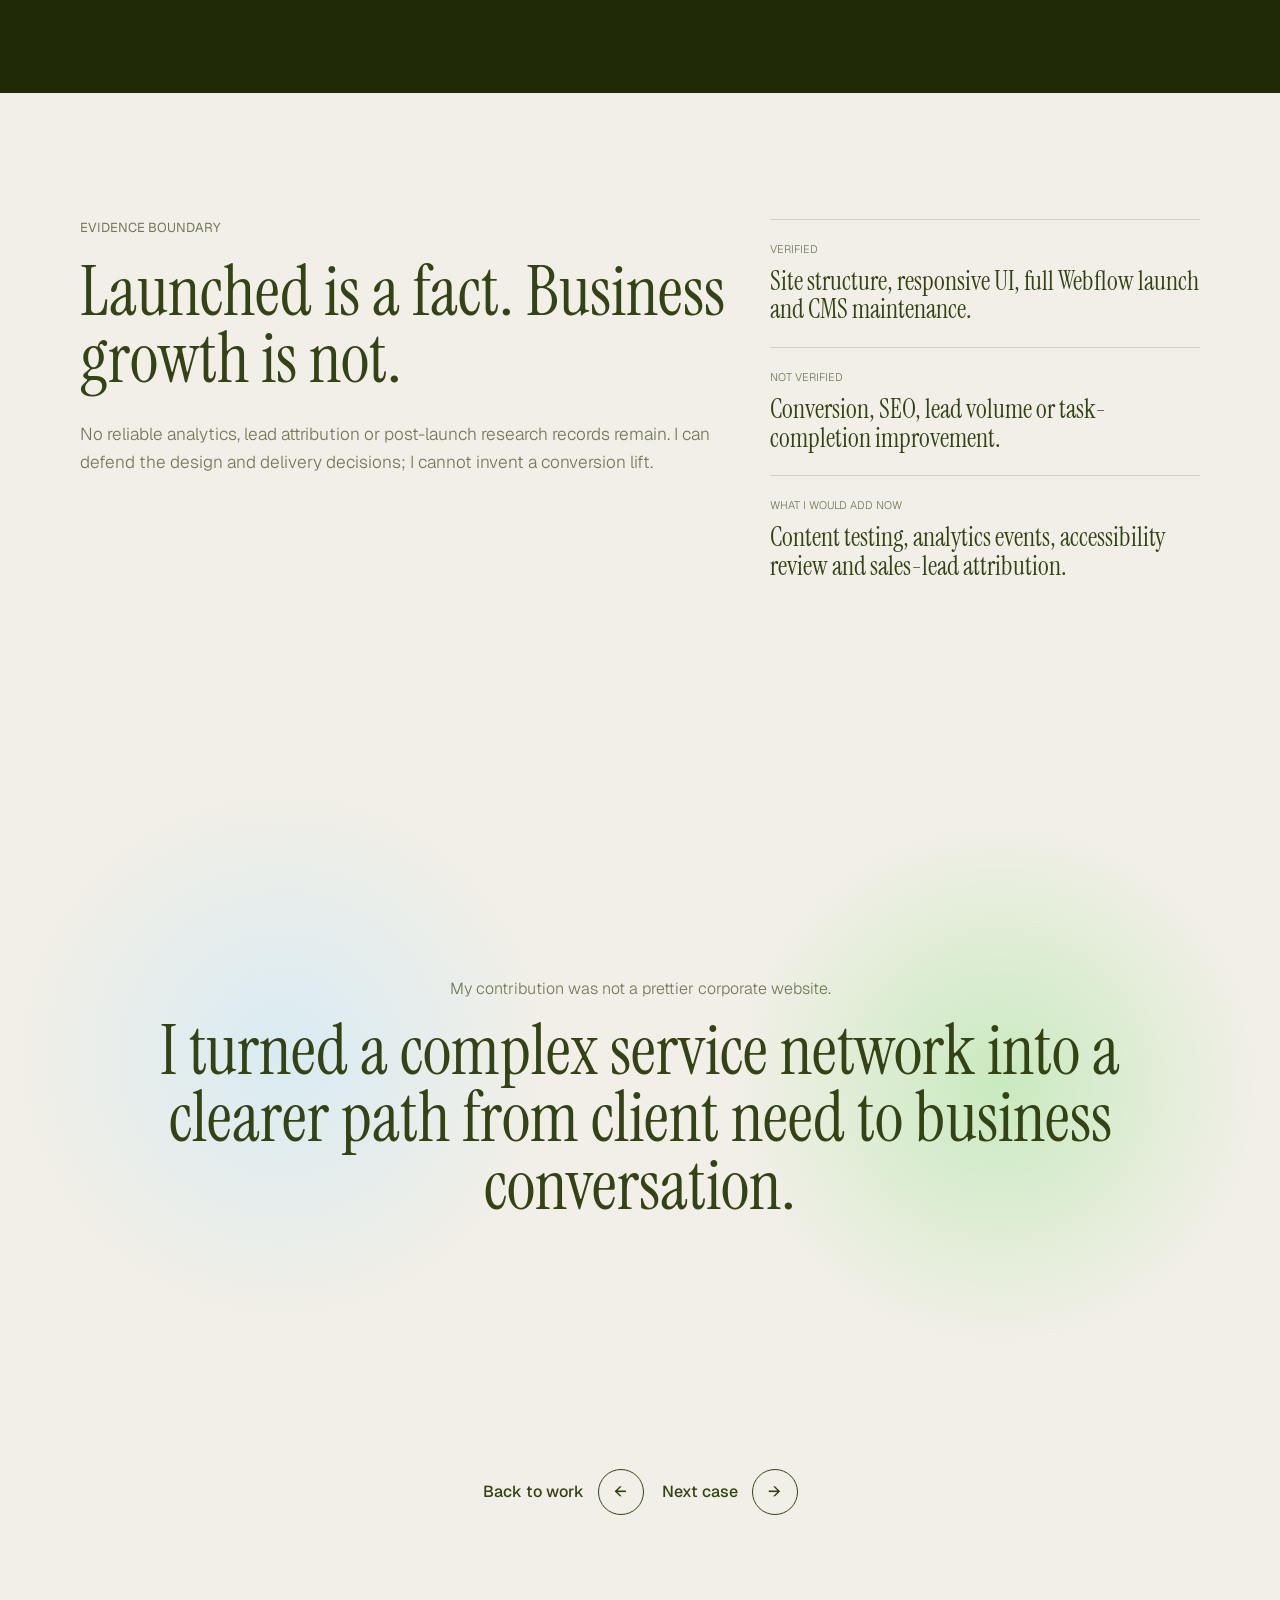
<file: ftl-group-website.html>
<!doctype html>
<html lang="en">
  <head>
    <meta charset="UTF-8" />
    <meta name="viewport" content="width=device-width, initial-scale=1.0" />
    <meta name="description" content="FTL Group website redesign case study by Chloé Chen." />
    <title>FTL Group Website — Chloé Chen</title>
    <link rel="preconnect" href="https://fonts.googleapis.com" />
    <link rel="preconnect" href="https://fonts.gstatic.com" crossorigin />
    <link href="https://fonts.googleapis.com/css2?family=Geist:wght@300;400;500;600&family=Instrument+Serif:ital,wght@0,400;1,400&display=swap" rel="stylesheet" />
    <link rel="stylesheet" href="./src/styles.css?v=31" />
  </head>
  <body class="is-loading ftl-page" data-page="case">
    <a class="skip-link" href="#main">Skip to content</a>
    <div class="loader" id="loader" aria-hidden="true">
      <div class="loader-mark"><span>FTL</span><i></i></div>
      <p>Website case study</p>
    </div>
    <div class="page-texture" aria-hidden="true"></div>

    <header class="header" aria-label="Portfolio navigation">
      <a class="brand" href="./index.html" aria-label="Chloé Chen home"><span>CC</span><strong>Chloé Chen</strong></a>
      <div class="header-center"><span>Lead product designer</span><span>FTL Group · 2021–2022</span></div>
      <nav class="nav" aria-label="Main navigation">
        <a href="./index.html">Home</a><a class="is-active" href="./work.html">Work</a><a href="./about.html">About</a><a href="./contact.html">Contact</a>
      </nav>
    </header>

    <main class="case case--ftl" id="main">
      <section class="ftl2-hero">
        <div class="ftl2-hero-copy reveal">
          <p class="eyebrow">FTL Group · Corporate website</p>
          <h1>One network.<br /><em>Many ways in.</em></h1>
          <p>A multilingual B2B website that turned FTL's complex logistics network into clear client journeys, from China to Europe.</p>
        </div>
        <div class="ftl2-hero-device" data-ftl-hero-device aria-label="Animated preview of the launched FTL Group website">
          <div class="ftl2-hero-browser">
            <div class="ftl2-browser-bar"><span></span><span></span><span></span><strong>ftl-group.com</strong></div>
            <div class="ftl2-hero-screen"><img data-ftl-tour src="./assets/ftl-website/01-final-site.png" alt="FTL Group website homepage" /></div>
          </div>
          <p class="ftl2-hero-device-note"><span>Launched product</span><strong>Desktop · FR / EN / ZH</strong></p>
        </div>
        <a class="ftl2-scroll-cue" href="#brief"><span>Read the case</span><i aria-hidden="true">↓</i></a>
      </section>

      <section class="ftl2-brief" id="brief">
        <p class="ftl2-brief-statement reveal">
          FTL could move goods from <em>China to Europe</em>. Its website could not explain that journey clearly enough to help sell it.
        </p>
        <dl class="ftl2-brief-meta reveal">
          <div><dt>Role</dt><dd>Lead Product Designer</dd></div>
          <div><dt>Scope</dt><dd>IA · Wireframes · Responsive UI</dd></div>
          <div><dt>Team</dt><dd>4-person core team</dd></div>
          <div><dt>Delivery</dt><dd>3 languages · Webflow · CMS</dd></div>
          <div><dt>Status</dt><dd>Fully launched</dd></div>
        </dl>
      </section>

      <section class="ftl2-problem">
        <div class="ftl2-kicker reveal"><span>01</span><p>The problem</p></div>
        <div class="ftl2-problem-copy reveal">
          <p class="eyebrow">The CEO needed a sales tool</p>
          <h2>The old site described the company. It did not help a prospect locate their problem.</h2>
          <p>
            FTL served large merchants moving goods into Europe through customs, transport hubs and last-mile delivery.
            The old website exposed that operational structure all at once. Prospective clients struggled to find the part
            that applied to them, and the CEO lacked a clear digital story to support business development.
          </p>
        </div>
        <figure class="ftl2-before ftl2-before--archive reveal">
          <div class="ftl2-before-stage">
            <img class="ftl2-before-workspace" src="./assets/ftl-website/17-old-site-workspace.png" alt="Overview of the inherited FTL website source file" loading="lazy" />
            <div class="ftl2-before-label"><span>01 / Source archive</span><strong>28 desktop artboards<br />15 mobile artboards</strong></div>
            <img class="ftl2-before-scroll" src="./assets/ftl-website/15-old-ipad-pair.png" alt="Archived FTL website displayed across two long scrolling tablet mockups" loading="lazy" />
          </div>
          <figcaption><span>Archived V1</span>Many pages and services, but no clear audience-based route through them.</figcaption>
        </figure>
        <div class="ftl2-shift reveal">
          <span>Reframing</span>
          <p>Do not ask clients to understand FTL first.</p>
          <strong>Help them recognise where FTL fits into their logistics chain.</strong>
        </div>
      </section>

      <section class="ftl2-discovery">
        <div class="ftl2-discovery-intro reveal">
          <div class="ftl2-kicker"><span>02</span><p>Discovery</p></div>
          <h2>The redesign started with a business diagnosis, <em>not a moodboard.</em></h2>
          <p>Interviews with the CEO, Marketing and Sales were paired with an audit of the inherited site and a benchmark of B2B service websites. The goal was to separate evidence from assumption before changing the interface.</p>
        </div>

        <div class="ftl2-research-folds reveal" data-ftl-folds>
          <article class="ftl2-research-fold is-open" data-ftl-fold>
            <button type="button" aria-expanded="true" data-ftl-fold-trigger>
              <span>01</span><strong>Audit synthesis</strong><small>What was obscuring a credible operation?</small><i aria-hidden="true">−</i>
            </button>
            <div class="ftl2-fold-body"><div>
              <div class="ftl2-swot" aria-label="Synthesis of the website audit">
                <div class="ftl2-swot-lead">
                  <p class="eyebrow">Diagnosis</p>
                  <h3>A credible operation was hidden behind a confusing digital front door.</h3>
                </div>
                <article><span>S</span><strong>Existing strengths</strong><p>Established Europe–China presence, responsive team and direct B2B relationships.</p></article>
                <article><span>W</span><strong>Experience gaps</strong><p>Dense navigation, dated hierarchy and no clear targeting by client context.</p></article>
                <article><span>O</span><strong>Commercial opportunity</strong><p>Use the website as a sales aid, clarify the offer and create contextual contact paths.</p></article>
                <article><span>T</span><strong>Delivery risk</strong><p>A non-modular site would be difficult for the small team to extend and maintain.</p></article>
              </div>
            </div></div>
          </article>

          <article class="ftl2-research-fold" data-ftl-fold>
            <button type="button" aria-expanded="false" data-ftl-fold-trigger>
              <span>02</span><strong>Audience mapping</strong><small>Who needed a different way into the same network?</small><i aria-hidden="true">+</i>
            </button>
            <div class="ftl2-fold-body"><div>
              <div class="ftl2-audiences">
                <div class="ftl2-audiences-head">
                  <p class="eyebrow">Working profiles</p>
                  <h3>Four audiences entered with four different jobs to do.</h3>
                  <p>These profiles were working design tools built from stakeholder knowledge. They guided prioritisation and content structure; they were not presented as statistically validated personas.</p>
                </div>
                <div class="ftl2-audience-list">
                  <article><span>01</span><strong>Individual sender</strong><p>Needs reassurance, a simple route and visible delivery support.</p><small>Decision: make the first action obvious.</small></article>
                  <article><span>02</span><strong>Wholesaler</strong><p>Needs volume handling, warehousing and cross-border coordination.</p><small>Decision: lead with operating capability.</small></article>
                  <article><span>03</span><strong>Logistics partner</strong><p>Needs a reliable European relay and service integration.</p><small>Decision: expose the network and hand-offs.</small></article>
                  <article><span>04</span><strong>E-commerce team</strong><p>Needs customs, fulfilment and last-mile support as one chain.</p><small>Decision: organise content around the journey.</small></article>
                </div>
              </div>
            </div></div>
          </article>

          <article class="ftl2-research-fold" data-ftl-fold>
            <button type="button" aria-expanded="false" data-ftl-fold-trigger>
              <span>03</span><strong>Strategic benchmark</strong><small>Which category conventions should we keep or reject?</small><i aria-hidden="true">+</i>
            </button>
            <div class="ftl2-fold-body"><div>
              <div class="ftl2-benchmark">
                <div class="ftl2-benchmark-head">
                  <p class="eyebrow">Category patterns</p>
                  <h3>We did not copy competitors. We used them to expose recurring category problems.</h3>
                </div>
                <div class="ftl2-benchmark-table" role="table" aria-label="Benchmark findings and design implications">
                  <div class="is-head" role="row"><span role="columnheader">Lens</span><span role="columnheader">Pattern observed</span><span role="columnheader">Design implication</span></div>
                  <div role="row"><strong role="cell">Information architecture</strong><p role="cell">Service catalogues mirrored internal departments.</p><p role="cell">Begin with client context, then reveal capabilities.</p></div>
                  <div role="row"><strong role="cell">Tone and visual direction</strong><p role="cell">Authority often became dense, institutional communication.</p><p role="cell">Keep credibility while reducing jargon and visual weight.</p></div>
                  <div role="row"><strong role="cell">Primary target</strong><p role="cell">Different B2B audiences were treated as one generic visitor.</p><p role="cell">Create explicit paths for four operating contexts.</p></div>
                  <div role="row"><strong role="cell">Conversion</strong><p role="cell">Generic contact prompts appeared after long corporate narratives.</p><p role="cell">Place relevant actions beside each solution journey.</p></div>
                </div>
              </div>
            </div></div>
          </article>
        </div>

        <div class="ftl2-core-decision reveal">
          <p class="eyebrow">The core decision</p>
          <h2>Navigation should begin with the client's operating context, <em>not FTL's organisation chart.</em></h2>
          <p>The homepage became a router: recognise the visitor, connect their need to the right part of the logistics chain, prove the network, then invite a relevant business conversation.</p>
        </div>
      </section>

      <section class="ftl2-build ftl2-build--stack">
        <div class="ftl2-build-copy reveal">
          <div class="ftl2-kicker"><span>03</span><p>From evidence to product</p></div>
          <h2>Build the hierarchy first. Let the interface follow.</h2>
          <p>
            Another UX designer primarily structured the site tree with me. I then led the wireframes and all UI,
            turning the architecture into reusable modules for desktop and mobile.
          </p>
        </div>
        <div class="ftl2-evidence-stack">
          <article class="ftl2-evidence-layer">
            <div><span>01 / Structure</span><h3>Turn services into findable routes.</h3><p>The site tree connected audience needs, service pages and commercial actions before visual design began.</p></div>
            <figure><img src="./assets/ftl-website/07-site-map.png" alt="FTL website structure board" loading="lazy" /></figure>
          </article>
          <article class="ftl2-evidence-layer">
            <div><span>02 / Wireframes</span><h3>Test hierarchy before polishing it.</h3><p>Low-fidelity modules helped the team review entry points, content density and page relationships without debating decoration.</p></div>
            <figure><img src="./assets/ftl-website/05-wireframe.png" alt="FTL website wireframes" loading="lazy" /></figure>
          </article>
          <article class="ftl2-evidence-layer">
            <div><span>03 / UI system</span><h3>Make a small team faster and more consistent.</h3><p>Shared type, colour and interface patterns made responsive hand-off easier and gave the CMS site a reusable visual language.</p></div>
            <figure><img src="./assets/ftl-website/06-ui-kit.png" alt="FTL website UI system" loading="lazy" /></figure>
          </article>
        </div>
      </section>

      <section class="ftl2-device-lab" data-ftl-device-lab>
        <div class="ftl2-device-copy">
          <p class="eyebrow">Responsive product</p>
          <h2>Not one homepage.<br /><em>A system of journeys.</em></h2>
          <p>Choose a client context. The desktop and mobile prototypes switch together, showing how the same architecture adapts without losing hierarchy.</p>
        </div>
        <div class="ftl2-device-controls" role="tablist" aria-label="Website journeys">
          <button class="is-active" type="button" role="tab" aria-selected="true" data-device-view="0"><span>01</span>Overview</button>
          <button type="button" role="tab" aria-selected="false" data-device-view="1"><span>02</span>E-commerce</button>
          <button type="button" role="tab" aria-selected="false" data-device-view="2"><span>03</span>Wholesaler</button>
        </div>
        <div class="ftl2-device-stage">
          <div class="ftl2-desktop-wrap">
            <div class="ftl2-desktop-shell">
              <div class="ftl2-browser-bar"><span></span><span></span><span></span><strong data-device-url>ftl-group.com</strong></div>
              <div class="ftl2-desktop-screen"><img data-device-desktop data-ftl-tour src="./assets/ftl-website/01-final-site.png" alt="FTL Group homepage on desktop" /></div>
            </div>
            <div class="ftl2-desktop-foot" aria-hidden="true"><i></i></div>
          </div>
          <div class="ftl2-phone-wrap">
            <div class="ftl2-phone-shell">
              <div class="ftl2-phone-speaker" aria-hidden="true"></div>
              <div class="ftl2-phone-screen"><img data-device-mobile data-ftl-tour src="./assets/ftl-website/08-mobile-home.png" alt="FTL Group homepage on mobile" /></div>
            </div>
            <p><span data-device-count>01 / 03</span><strong data-device-label>Corporate overview</strong></p>
          </div>
        </div>
        <div class="ftl2-device-caption">
          <span>Built from the original source files</span>
          <p>Real desktop and 320px mobile screens, staged as a live responsive product instead of flattened portfolio slides.</p>
        </div>
      </section>

      <section class="ftl2-delivery">
        <div class="ftl2-delivery-head reveal">
          <p class="eyebrow">Delivery decision</p>
          <h2>Ship approved modules progressively, then make them operable.</h2>
          <p>With a small team and an approximately three-month window, we confirmed modules and passed them into development instead of waiting for every page to be finished.</p>
        </div>
        <ol class="ftl2-delivery-flow reveal">
          <li><span>01</span><strong>Structure</strong><p>Confirm hierarchy and content responsibility.</p></li>
          <li><span>02</span><strong>Module</strong><p>Design shared patterns and responsive states.</p></li>
          <li><span>03</span><strong>Build</strong><p>Hand approved modules to the internal Webflow team.</p></li>
          <li><span>04</span><strong>Operate</strong><p>Enable Marketing & Communication to update content through CMS.</p></li>
        </ol>
        <div class="ftl2-delivery-result reveal">
          <strong>Fully launched</strong>
          <p>The complete multilingual website went live. It later disappeared because the company closed, not because the design was rejected.</p>
        </div>
      </section>

      <section class="ftl2-truth">
        <div class="ftl2-truth-copy reveal">
          <p class="eyebrow">Evidence boundary</p>
          <h2>Launched is a fact. Business growth is not.</h2>
          <p>No reliable analytics, lead attribution or post-launch research records remain. I can defend the design and delivery decisions; I cannot invent a conversion lift.</p>
        </div>
        <dl class="ftl2-truth-list reveal">
          <div><dt>Verified</dt><dd>Site structure, responsive UI, full Webflow launch and CMS maintenance.</dd></div>
          <div><dt>Not verified</dt><dd>Conversion, SEO, lead volume or task-completion improvement.</dd></div>
          <div><dt>What I would add now</dt><dd>Content testing, analytics events, accessibility review and sales-lead attribution.</dd></div>
        </dl>
      </section>

      <section class="ftl2-close reveal">
        <p>My contribution was not a prettier corporate website.</p>
        <h2>I turned a complex service network into a clearer path from client need to business conversation.</h2>
      </section>

      <section class="project-next">
        <a class="round-link" href="./work.html"><span>Back to work</span><i aria-hidden="true">←</i></a>
        <a class="round-link" href="./lvv-shipping-system.html"><span>Next case</span><i aria-hidden="true">→</i></a>
      </section>
    </main>
    <script src="./src/main.js?v=24"></script>
  </body>
</html>
</file>
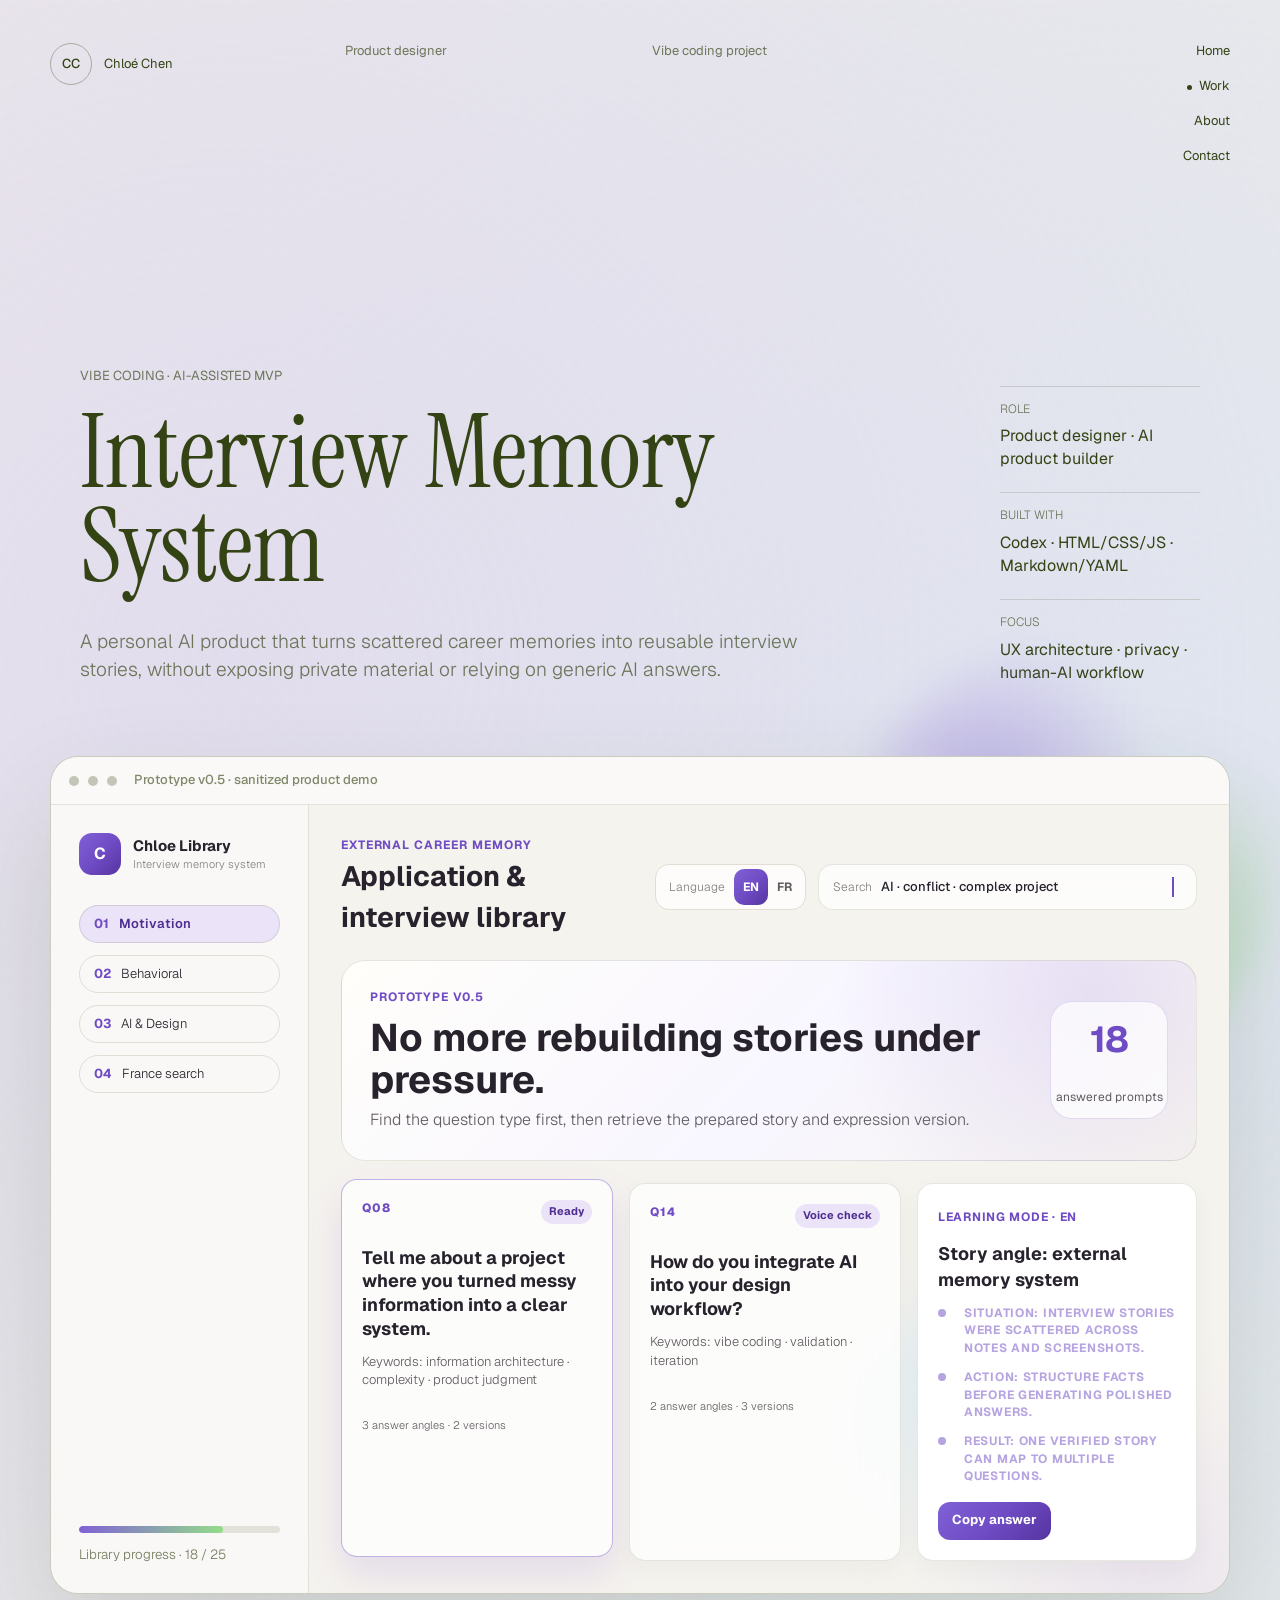
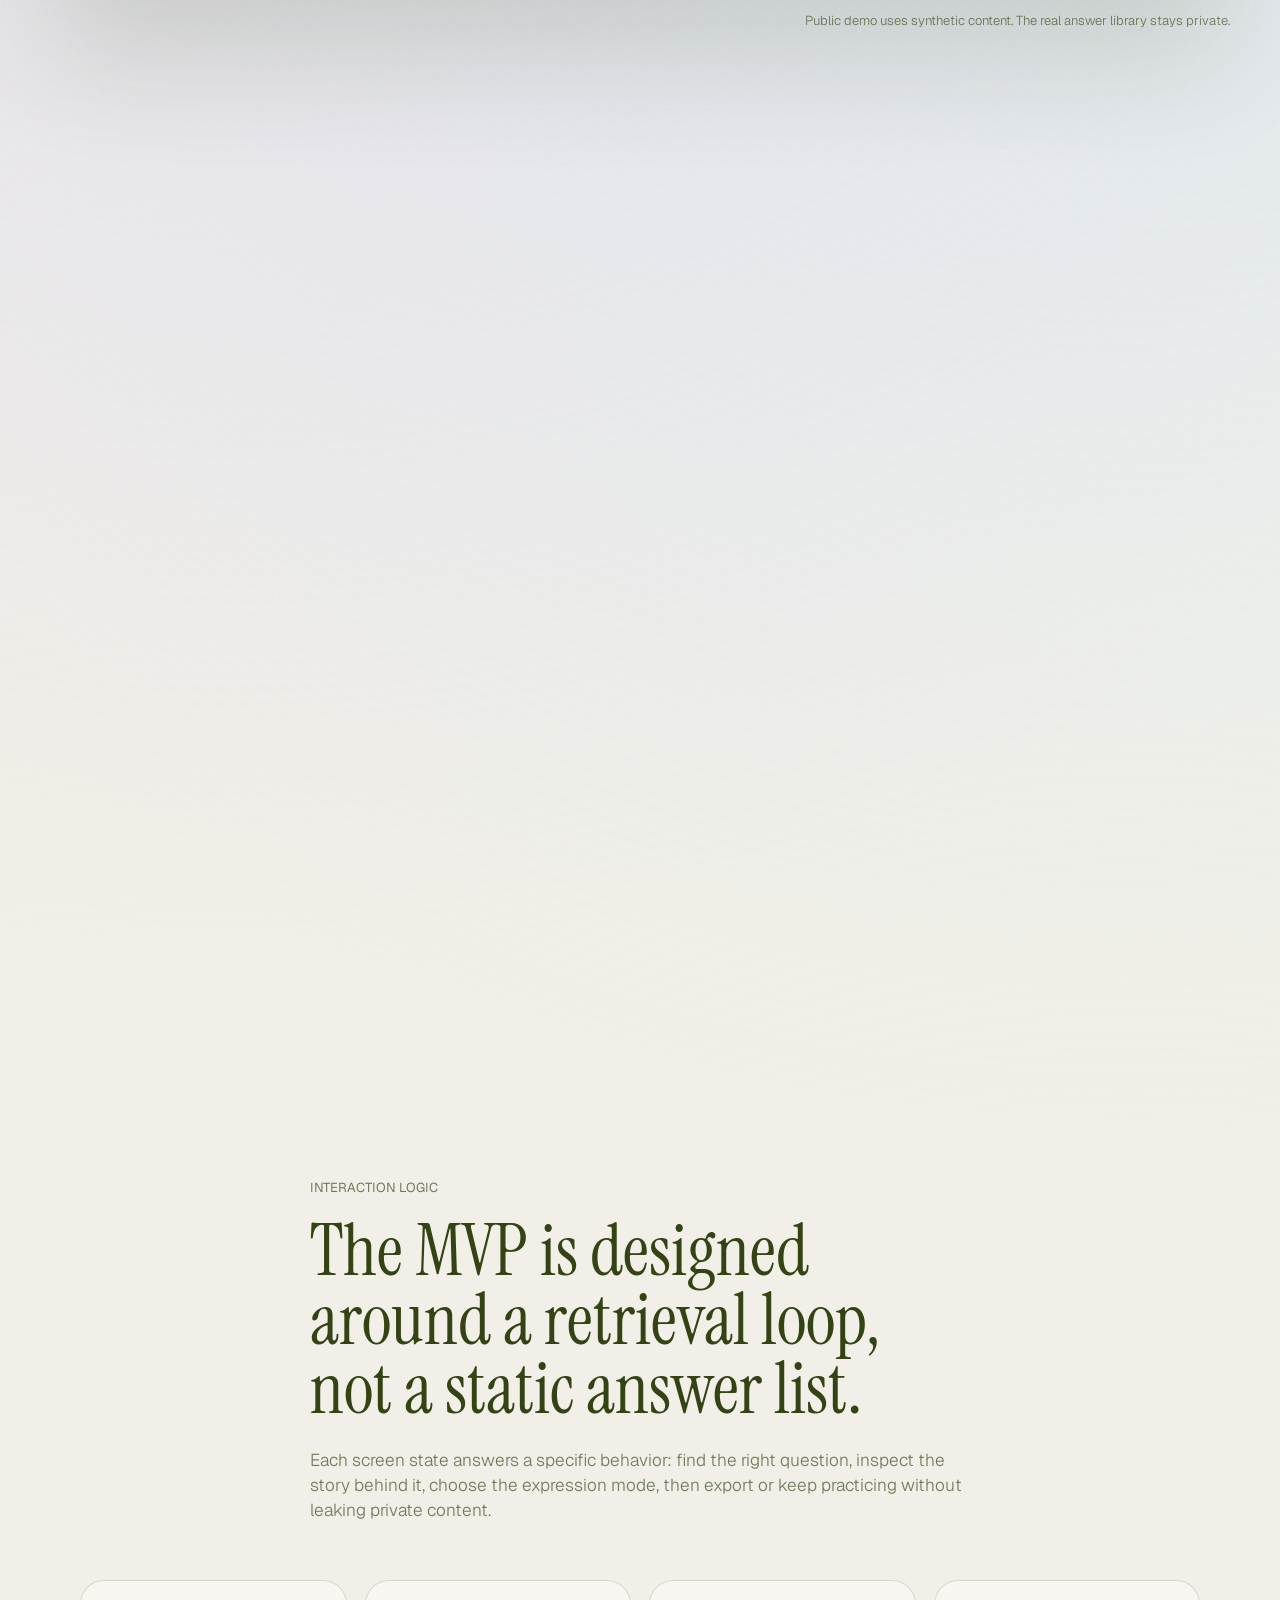
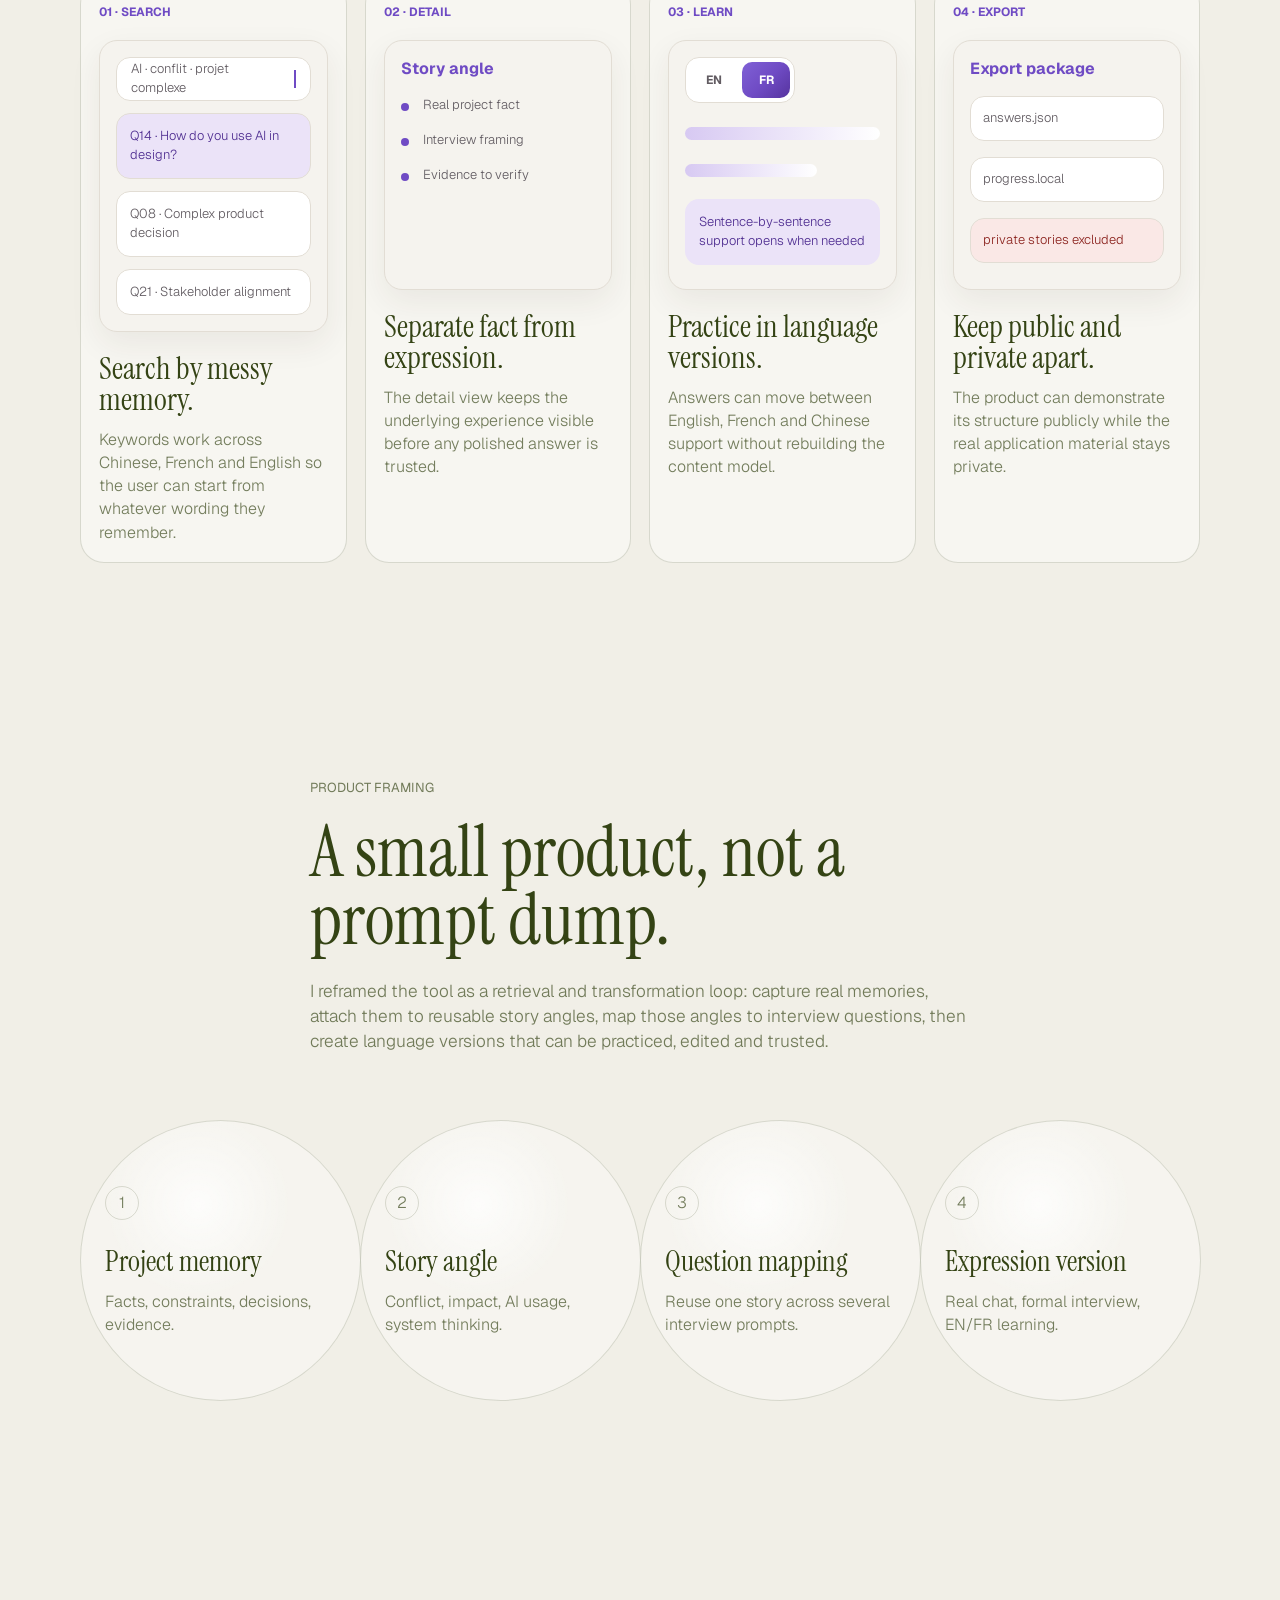
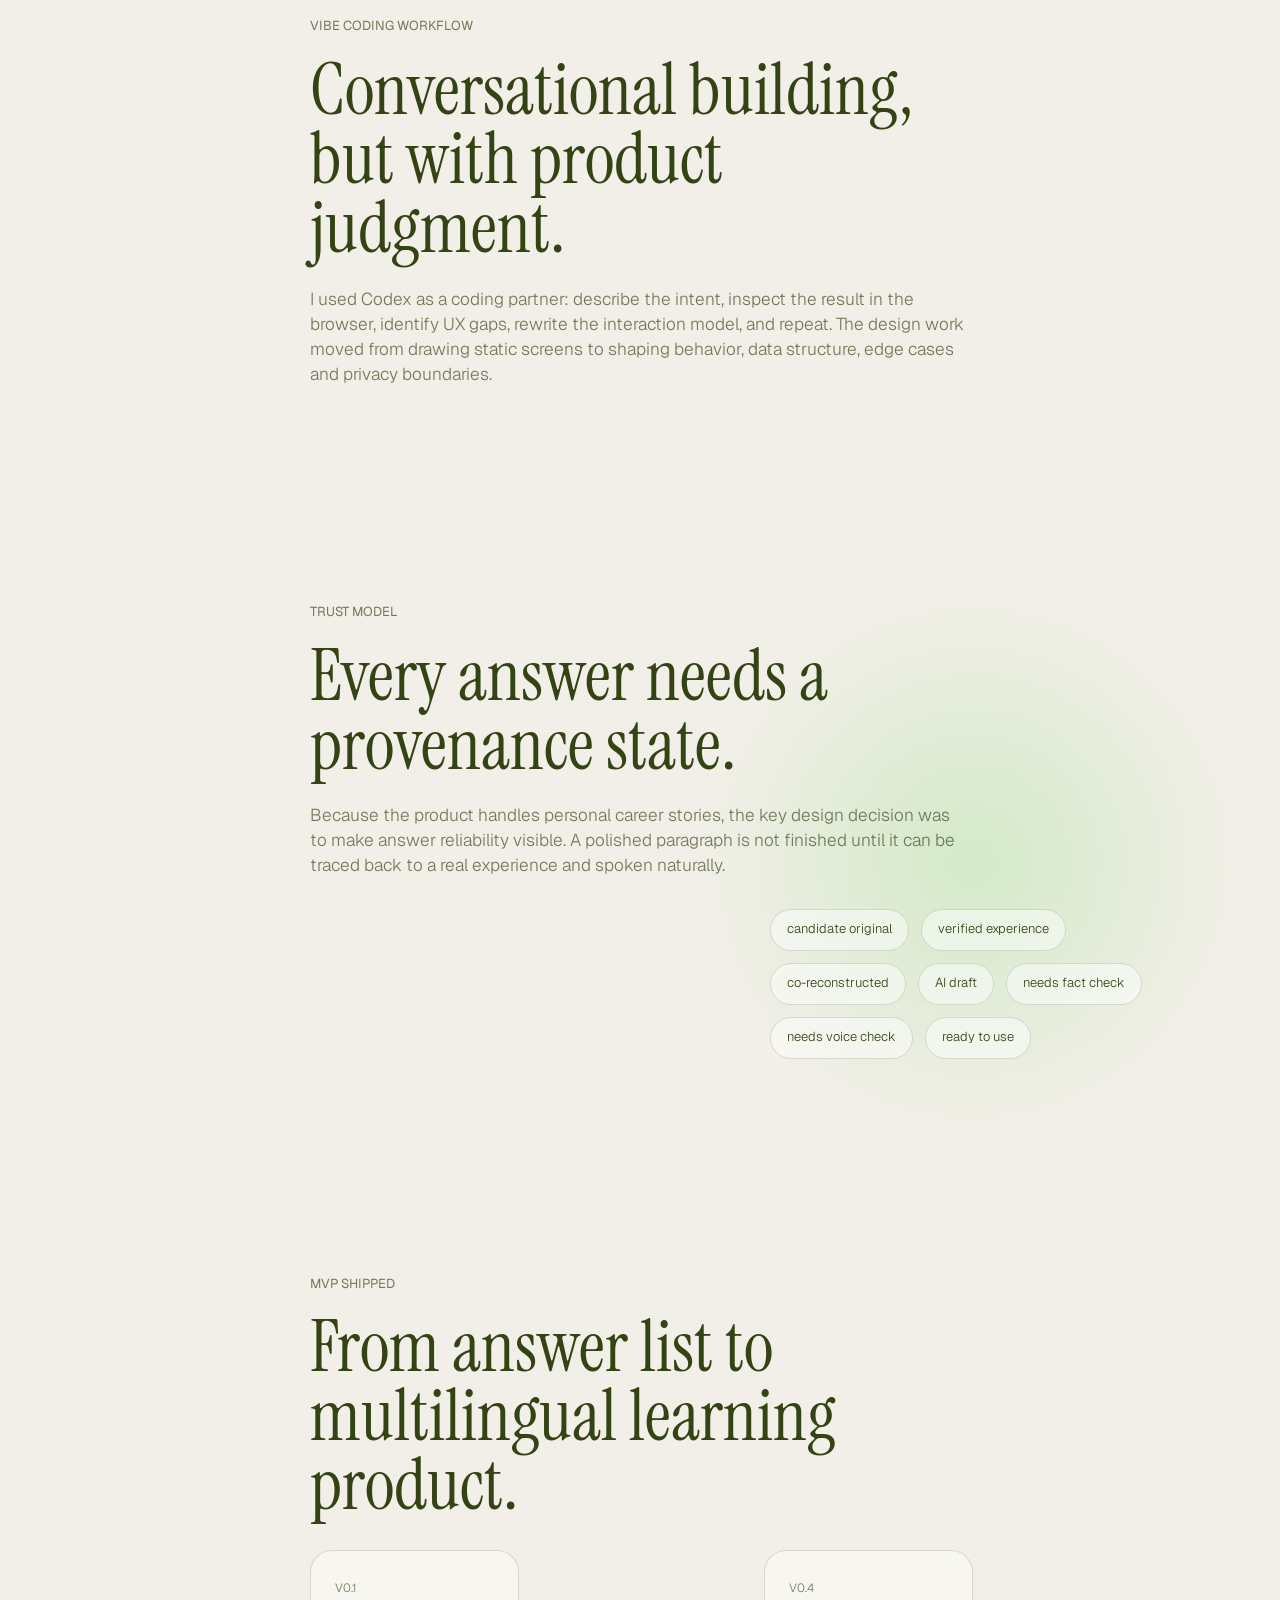
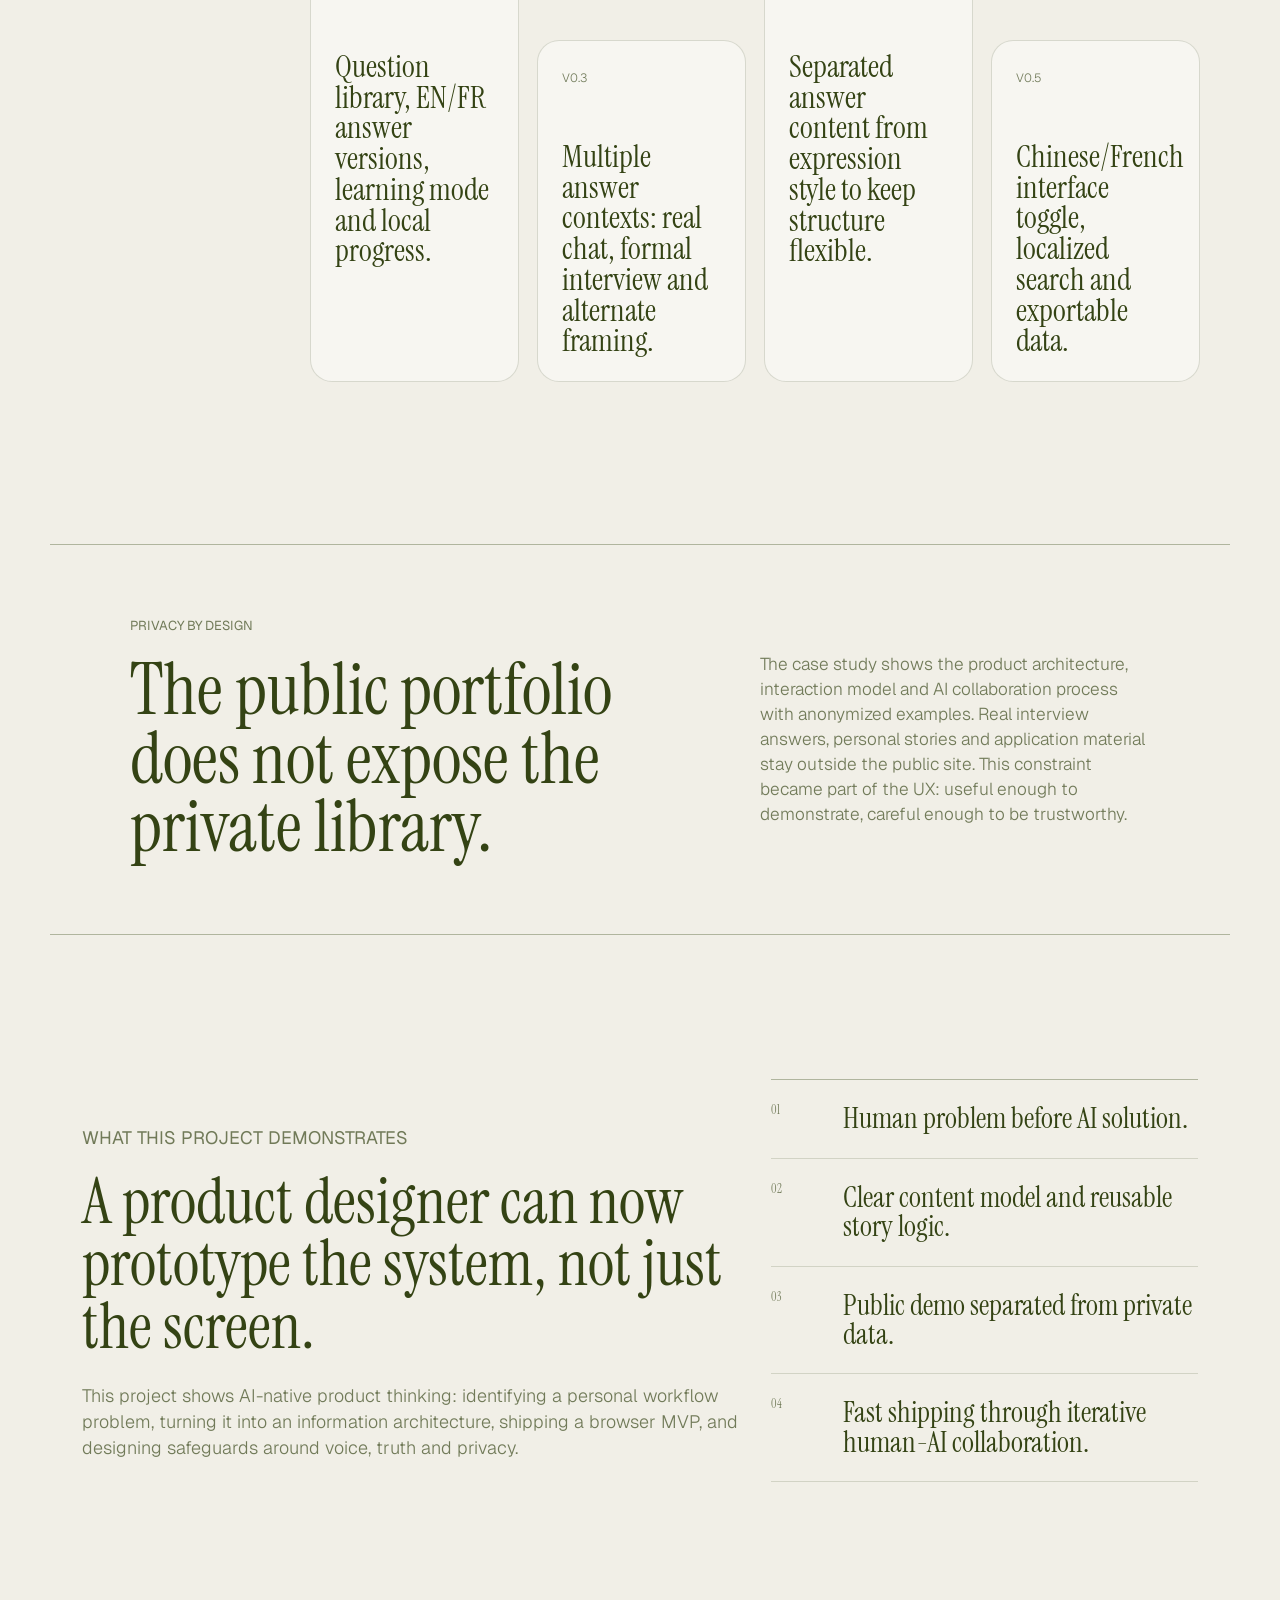
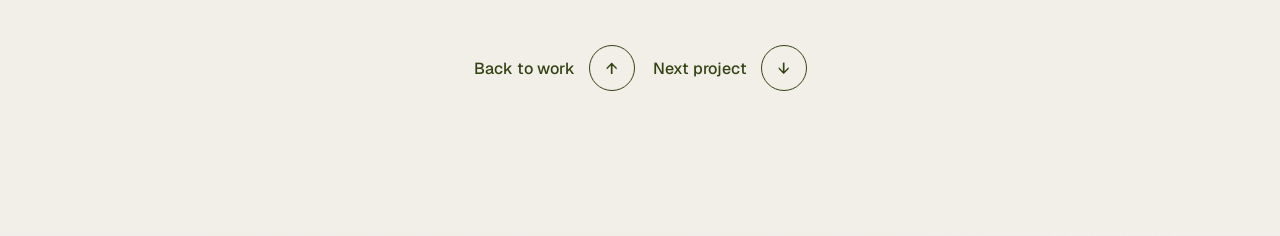
<file: interview-memory-system.html>
<!doctype html>
<html lang="en">
  <head>
    <meta charset="UTF-8" />
    <meta name="viewport" content="width=device-width, initial-scale=1.0" />
    <meta
      name="description"
      content="Interview Memory System, a vibe-coded product MVP by Chloé Chen."
    />
    <title>Interview Memory System — Chloé Chen</title>
    <link rel="preconnect" href="https://fonts.googleapis.com" />
    <link rel="preconnect" href="https://fonts.gstatic.com" crossorigin />
    <link
      href="https://fonts.googleapis.com/css2?family=Geist:wght@300;400;500;600&family=Instrument+Serif:ital,wght@0,400;1,400&display=swap"
      rel="stylesheet"
    />
    <link rel="stylesheet" href="./src/styles.css?v=24" />
  </head>
  <body class="is-loading" data-page="case">
    <a class="skip-link" href="#main">Skip to content</a>
    <div class="loader" id="loader" aria-hidden="true">
      <div class="loader-mark"><span>Vibe</span><i></i></div>
      <p>AI product case</p>
    </div>
    <div class="page-texture" aria-hidden="true"></div>

    <header class="header" aria-label="Portfolio navigation">
      <a class="brand" href="./index.html" aria-label="Chloé Chen home">
        <span>CC</span>
        <strong>Chloé Chen</strong>
      </a>
      <div class="header-center">
        <span>Product designer</span>
        <span>Vibe coding project</span>
      </div>
      <nav class="nav" aria-label="Main navigation">
        <a href="./index.html">Home</a>
        <a class="is-active" href="./work.html">Work</a>
        <a href="./about.html">About</a>
        <a href="./contact.html">Contact</a>
      </nav>
    </header>

    <main class="case case--vibe" id="main">
      <section class="case-hero case-hero--vibe">
        <div class="case-title reveal">
          <p class="eyebrow">Vibe coding · AI-assisted MVP</p>
          <h1>Interview Memory System</h1>
          <p class="case-lede">
            A personal AI product that turns scattered career memories into reusable interview stories,
            without exposing private material or relying on generic AI answers.
          </p>
        </div>
        <dl class="case-meta reveal">
          <div>
            <dt>Role</dt>
            <dd>Product designer · AI product builder</dd>
          </div>
          <div>
            <dt>Built with</dt>
            <dd>Codex · HTML/CSS/JS · Markdown/YAML</dd>
          </div>
          <div>
            <dt>Focus</dt>
            <dd>UX architecture · privacy · human-AI workflow</dd>
          </div>
        </dl>
      </section>

      <section class="vibe-product-stage reveal" aria-label="Animated product preview">
        <div class="vibe-demo-window vibe-demo-window--library">
          <div class="vibe-demo-bar">
            <span></span><span></span><span></span>
            <strong>Prototype v0.5 · sanitized product demo</strong>
          </div>
          <div class="vibe-demo-grid">
            <aside class="vibe-demo-sidebar">
              <div class="vibe-demo-brand">
                <i>C</i>
                <div>
                  <strong>Chloe Library</strong>
                  <span>Interview memory system</span>
                </div>
              </div>
              <button class="is-active" data-demo-category="motivation" aria-pressed="true">
                <span>01</span>Motivation
              </button>
              <button data-demo-category="behavioral" aria-pressed="false"><span>02</span>Behavioral</button>
              <button data-demo-category="ai" aria-pressed="false"><span>03</span>AI & Design</button>
              <button data-demo-category="france" aria-pressed="false"><span>04</span>France search</button>
              <div class="vibe-demo-progress"><i></i></div>
              <small>Library progress · 18 / 25</small>
            </aside>
            <div class="vibe-demo-main">
              <div class="vibe-demo-app-topbar">
                <div>
                  <span>External career memory</span>
                  <strong>Application & interview library</strong>
                </div>
                <div class="vibe-demo-language">
                  <em>Language</em>
                  <button class="is-on" data-demo-language="en" aria-pressed="true">EN</button>
                  <button data-demo-language="fr" aria-pressed="false">FR</button>
                </div>
                <div class="vibe-demo-search">
                  <span>Search</span>
                  <strong data-demo-search>AI · conflict · complex project</strong>
                  <i></i>
                </div>
              </div>
              <div class="vibe-demo-welcome">
                <div>
                  <span>Prototype v0.5</span>
                  <h2 data-demo-title>No more rebuilding stories under pressure.</h2>
                  <p data-demo-description>Find the question type first, then retrieve the prepared story and expression version.</p>
                </div>
                <strong>18<i>answered prompts</i></strong>
              </div>
              <div class="vibe-demo-library" data-demo-library>
                <article class="vibe-demo-question vibe-demo-question--active" role="button" tabindex="0" data-demo-question="0" aria-pressed="true">
                  <div><span>Q08</span><b>Ready</b></div>
                  <h2>Tell me about a project where you turned messy information into a clear system.</h2>
                  <p>Keywords: information architecture · complexity · product judgment</p>
                  <small>3 answer angles · 2 versions</small>
                </article>
                <article class="vibe-demo-question" role="button" tabindex="0" data-demo-question="1" aria-pressed="false">
                  <div><span>Q14</span><b>Voice check</b></div>
                  <h2>How do you integrate AI into your design workflow?</h2>
                  <p>Keywords: vibe coding · validation · iteration</p>
                  <small>2 answer angles · 3 versions</small>
                </article>
                <aside class="vibe-demo-detail">
                  <span data-demo-detail-mode>Learning mode · EN</span>
                  <h3 data-demo-detail-title>Story angle: external memory system</h3>
                  <p><i></i><span data-demo-detail-line="0">Situation: interview stories were scattered across notes and screenshots.</span></p>
                  <p><i></i><span data-demo-detail-line="1">Action: structure facts before generating polished answers.</span></p>
                  <p><i></i><span data-demo-detail-line="2">Result: one verified story can map to multiple questions.</span></p>
                  <button>Copy answer</button>
                </aside>
              </div>
            </div>
          </div>
        </div>
        <p class="vibe-stage-note">
          Public demo uses synthetic content. The real answer library stays private.
        </p>
      </section>

      <section class="vibe-story-section vibe-story-section--problem">
        <div class="vibe-section-number reveal">01</div>
        <div class="vibe-story-copy reveal">
          <p class="eyebrow">Starting from a real pain point</p>
          <h2>I did not need prettier interview answers. I needed a memory system.</h2>
          <p>
            The problem was not a lack of effort. After several projects, job applications and interview
            prep sessions, the useful evidence was scattered across notes, screenshots and conversations.
            Under pressure, it became hard to retrieve the right story, choose the right angle and say it in
            a voice that still sounded like me.
          </p>
        </div>
        <div class="vibe-pain-grid reveal">
          <article>
            <span>Recall</span>
            <p>Project details disappear exactly when I need them.</p>
          </article>
          <article>
            <span>Structure</span>
            <p>One experience can answer many questions, but the mapping is hard to see.</p>
          </article>
          <article>
            <span>Authenticity</span>
            <p>AI can produce polished answers that sound professional but not personal.</p>
          </article>
        </div>
      </section>

      <section class="vibe-interaction-section">
        <div class="vibe-story-copy reveal">
          <p class="eyebrow">Interaction logic</p>
          <h2>The MVP is designed around a retrieval loop, not a static answer list.</h2>
          <p>
            Each screen state answers a specific behavior: find the right question, inspect the story behind
            it, choose the expression mode, then export or keep practicing without leaking private content.
          </p>
        </div>
        <div class="vibe-interaction-grid reveal">
          <article>
            <span>01 · Search</span>
            <div class="mini-app mini-app--search">
              <div class="mini-search">AI · conflit · projet complexe<i></i></div>
              <p class="mini-card is-hot">Q14 · How do you use AI in design?</p>
              <p class="mini-card">Q08 · Complex product decision</p>
              <p class="mini-card">Q21 · Stakeholder alignment</p>
            </div>
            <h3>Search by messy memory.</h3>
            <p>Keywords work across Chinese, French and English so the user can start from whatever wording they remember.</p>
          </article>
          <article>
            <span>02 · Detail</span>
            <div class="mini-app mini-app--detail">
              <b>Story angle</b>
              <p><i></i> Real project fact</p>
              <p><i></i> Interview framing</p>
              <p><i></i> Evidence to verify</p>
            </div>
            <h3>Separate fact from expression.</h3>
            <p>The detail view keeps the underlying experience visible before any polished answer is trusted.</p>
          </article>
          <article>
            <span>03 · Learn</span>
            <div class="mini-app mini-app--learn">
              <div><button>EN</button><button class="is-on">FR</button></div>
              <p class="mini-line"></p>
              <p class="mini-line short"></p>
              <p class="mini-translation">Sentence-by-sentence support opens when needed</p>
            </div>
            <h3>Practice in language versions.</h3>
            <p>Answers can move between English, French and Chinese support without rebuilding the content model.</p>
          </article>
          <article>
            <span>04 · Export</span>
            <div class="mini-app mini-app--export">
              <strong>Export package</strong>
              <p>answers.json</p>
              <p>progress.local</p>
              <p class="locked">private stories excluded</p>
            </div>
            <h3>Keep public and private apart.</h3>
            <p>The product can demonstrate its structure publicly while the real application material stays private.</p>
          </article>
        </div>
      </section>

      <section class="vibe-method-section">
        <div class="vibe-story-copy reveal">
          <p class="eyebrow">Product framing</p>
          <h2>A small product, not a prompt dump.</h2>
          <p>
            I reframed the tool as a retrieval and transformation loop: capture real memories, attach them
            to reusable story angles, map those angles to interview questions, then create language versions
            that can be practiced, edited and trusted.
          </p>
        </div>
        <div class="vibe-flow reveal" aria-label="Product information architecture">
          <div><span>1</span><strong>Project memory</strong><p>Facts, constraints, decisions, evidence.</p></div>
          <div><span>2</span><strong>Story angle</strong><p>Conflict, impact, AI usage, system thinking.</p></div>
          <div><span>3</span><strong>Question mapping</strong><p>Reuse one story across several interview prompts.</p></div>
          <div><span>4</span><strong>Expression version</strong><p>Real chat, formal interview, EN/FR learning.</p></div>
        </div>
      </section>

      <section class="vibe-build-section">
        <div class="vibe-story-copy reveal">
          <p class="eyebrow">Vibe coding workflow</p>
          <h2>Conversational building, but with product judgment.</h2>
          <p>
            I used Codex as a coding partner: describe the intent, inspect the result in the browser,
            identify UX gaps, rewrite the interaction model, and repeat. The design work moved from drawing
            static screens to shaping behavior, data structure, edge cases and privacy boundaries.
          </p>
        </div>
      </section>

      <section class="vibe-system-section">
        <div class="vibe-story-copy reveal">
          <p class="eyebrow">Trust model</p>
          <h2>Every answer needs a provenance state.</h2>
          <p>
            Because the product handles personal career stories, the key design decision was to make answer
            reliability visible. A polished paragraph is not finished until it can be traced back to a real
            experience and spoken naturally.
          </p>
        </div>
        <div class="vibe-status-board reveal">
          <span>candidate original</span>
          <span>verified experience</span>
          <span>co-reconstructed</span>
          <span>AI draft</span>
          <span>needs fact check</span>
          <span>needs voice check</span>
          <span>ready to use</span>
        </div>
      </section>

      <section class="vibe-release-section">
        <div class="vibe-story-copy reveal">
          <p class="eyebrow">MVP shipped</p>
          <h2>From answer list to multilingual learning product.</h2>
        </div>
        <div class="vibe-release-timeline reveal">
          <article>
            <span>v0.1</span>
            <p>Question library, EN/FR answer versions, learning mode and local progress.</p>
          </article>
          <article>
            <span>v0.3</span>
            <p>Multiple answer contexts: real chat, formal interview and alternate framing.</p>
          </article>
          <article>
            <span>v0.4</span>
            <p>Separated answer content from expression style to keep structure flexible.</p>
          </article>
          <article>
            <span>v0.5</span>
            <p>Chinese/French interface toggle, localized search and exportable data.</p>
          </article>
        </div>
      </section>

      <section class="vibe-privacy-section reveal">
        <div>
          <p class="eyebrow">Privacy by design</p>
          <h2>The public portfolio does not expose the private library.</h2>
        </div>
        <p>
          The case study shows the product architecture, interaction model and AI collaboration process with
          anonymized examples. Real interview answers, personal stories and application material stay outside
          the public site. This constraint became part of the UX: useful enough to demonstrate, careful enough
          to be trustworthy.
        </p>
      </section>

      <section class="impact impact--vibe">
        <div class="impact-copy reveal">
          <p class="eyebrow">What this project demonstrates</p>
          <h3>A product designer can now prototype the system, not just the screen.</h3>
          <p>
            This project shows AI-native product thinking: identifying a personal workflow problem, turning it
            into an information architecture, shipping a browser MVP, and designing safeguards around voice,
            truth and privacy.
          </p>
        </div>
        <div class="impact-points reveal">
          <p><span>01</span> Human problem before AI solution.</p>
          <p><span>02</span> Clear content model and reusable story logic.</p>
          <p><span>03</span> Public demo separated from private data.</p>
          <p><span>04</span> Fast shipping through iterative human-AI collaboration.</p>
        </div>
      </section>

      <div class="project-next">
        <a class="round-link" href="./work.html"><span>Back to work</span><i aria-hidden="true">↑</i></a>
        <a class="round-link" href="./wms-design-system.html"><span>Next project</span><i aria-hidden="true">↓</i></a>
      </div>
    </main>

    <script src="./src/main.js?v=19"></script>
  </body>
</html>
</file>
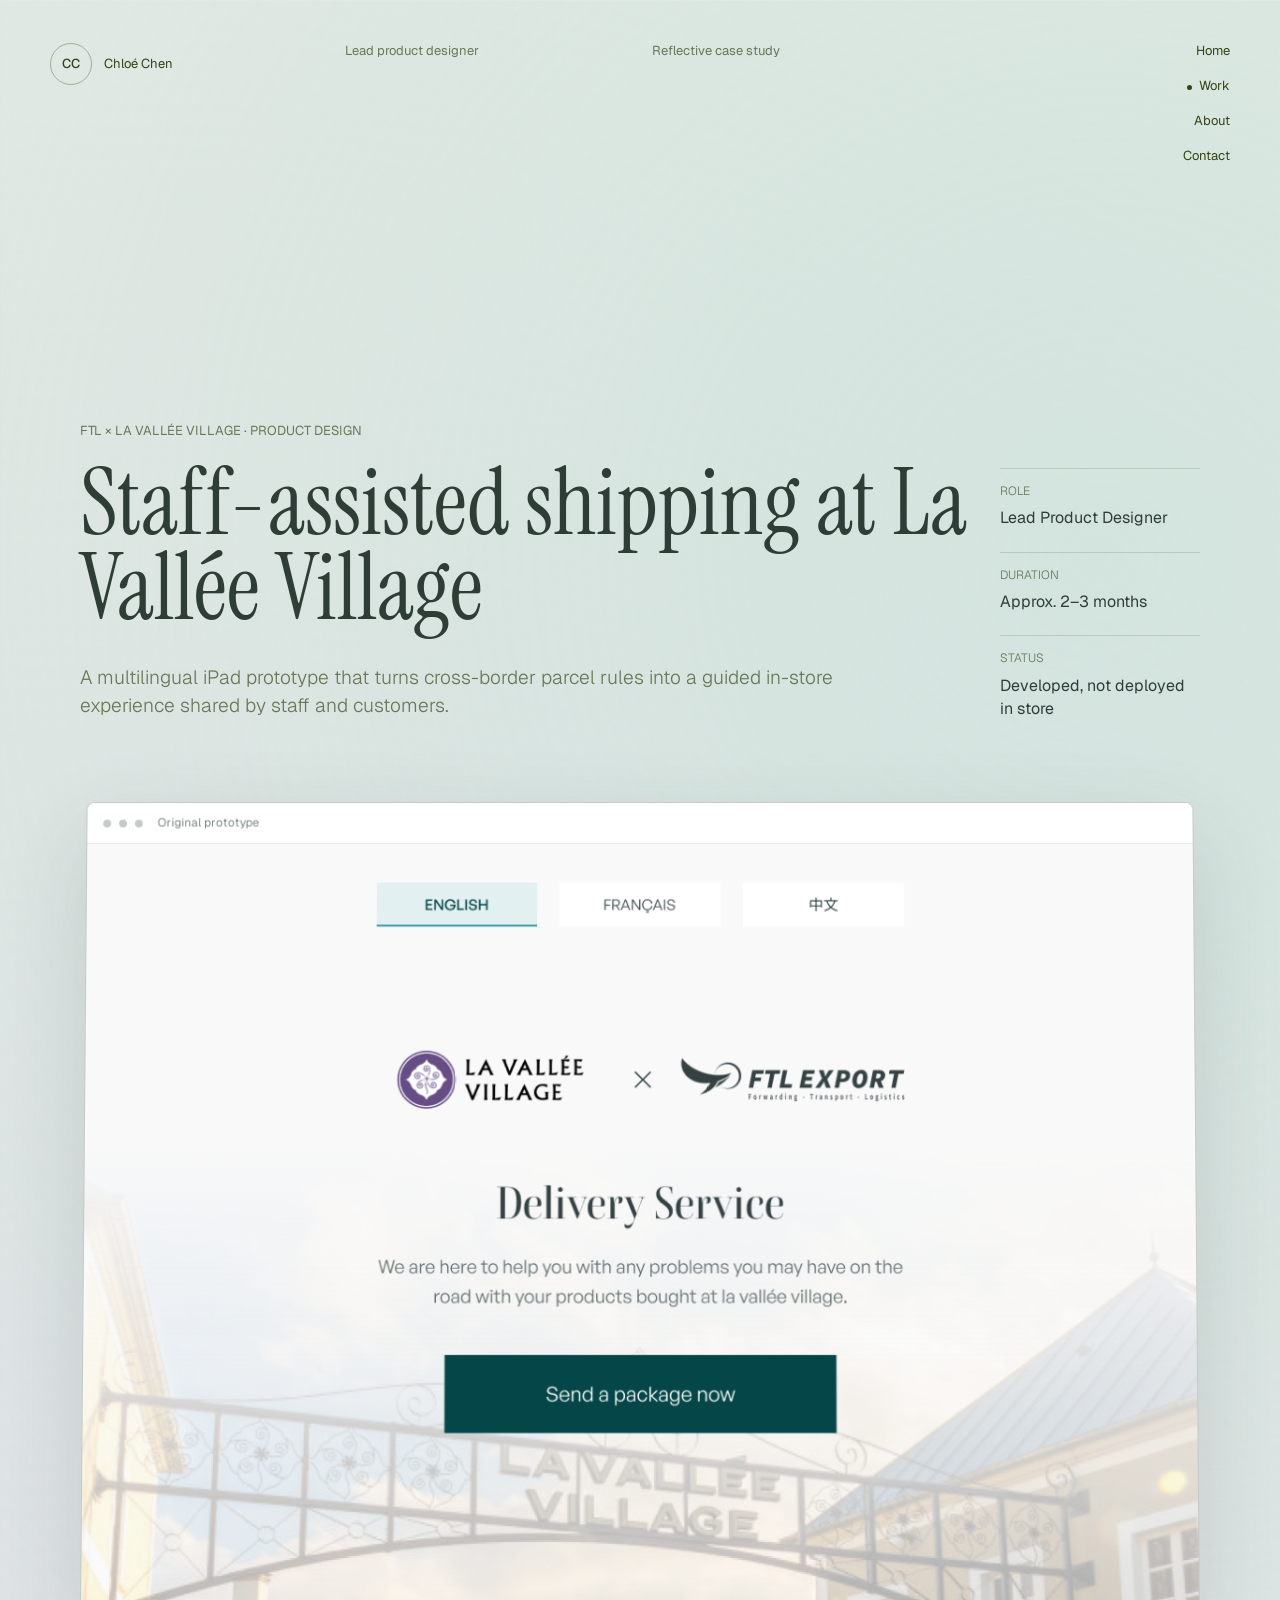
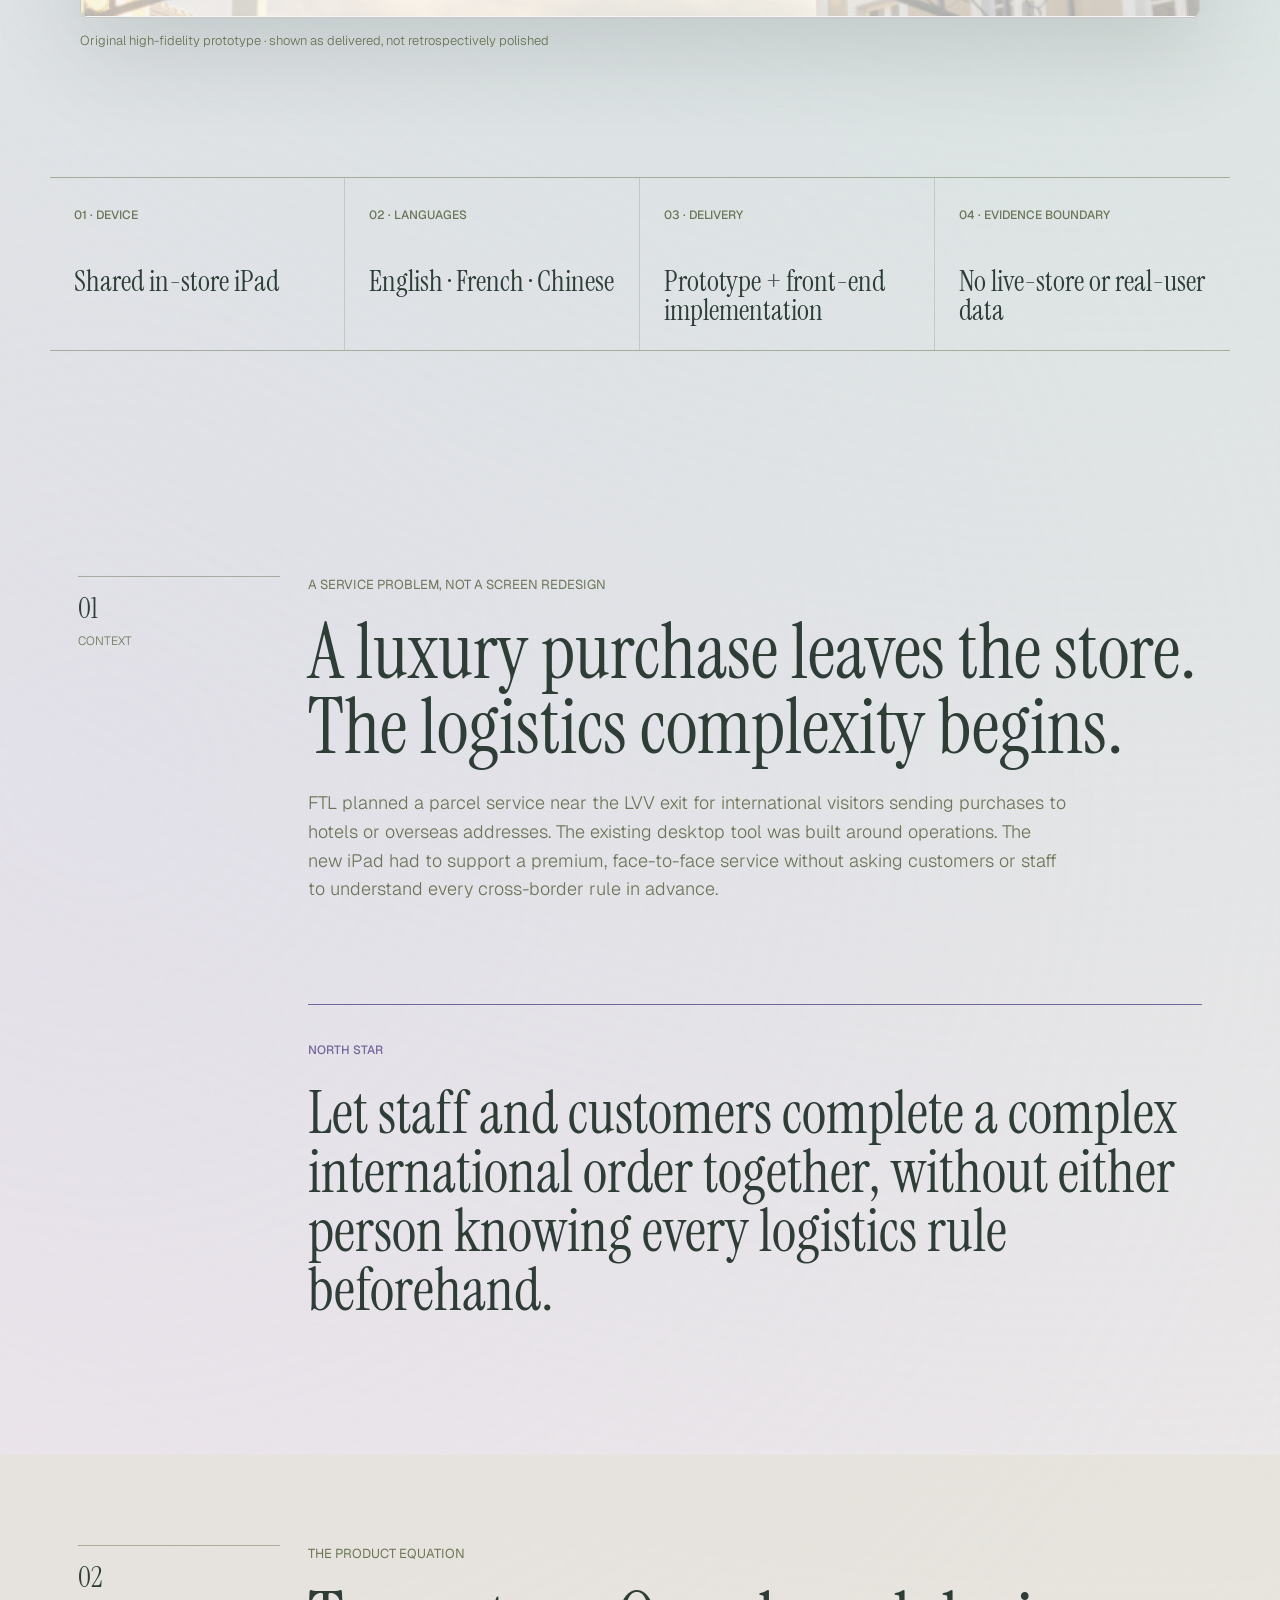
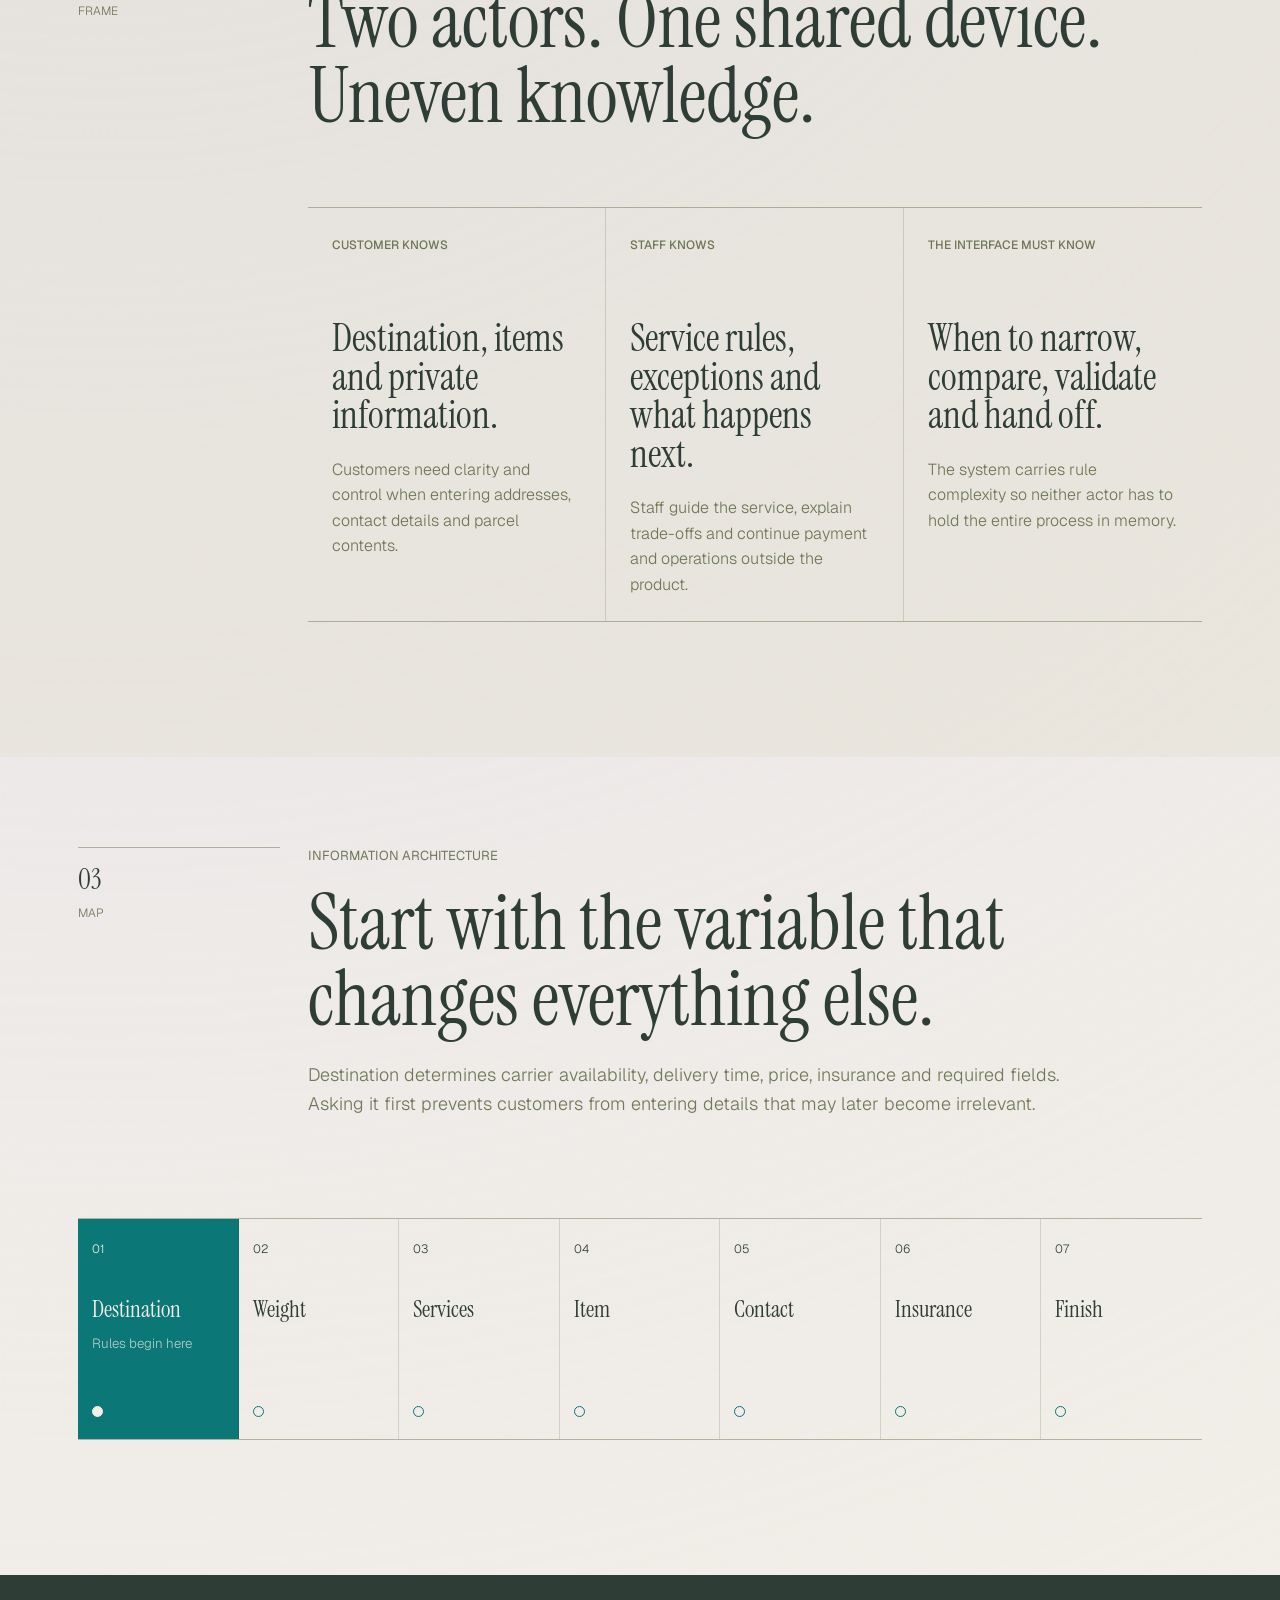
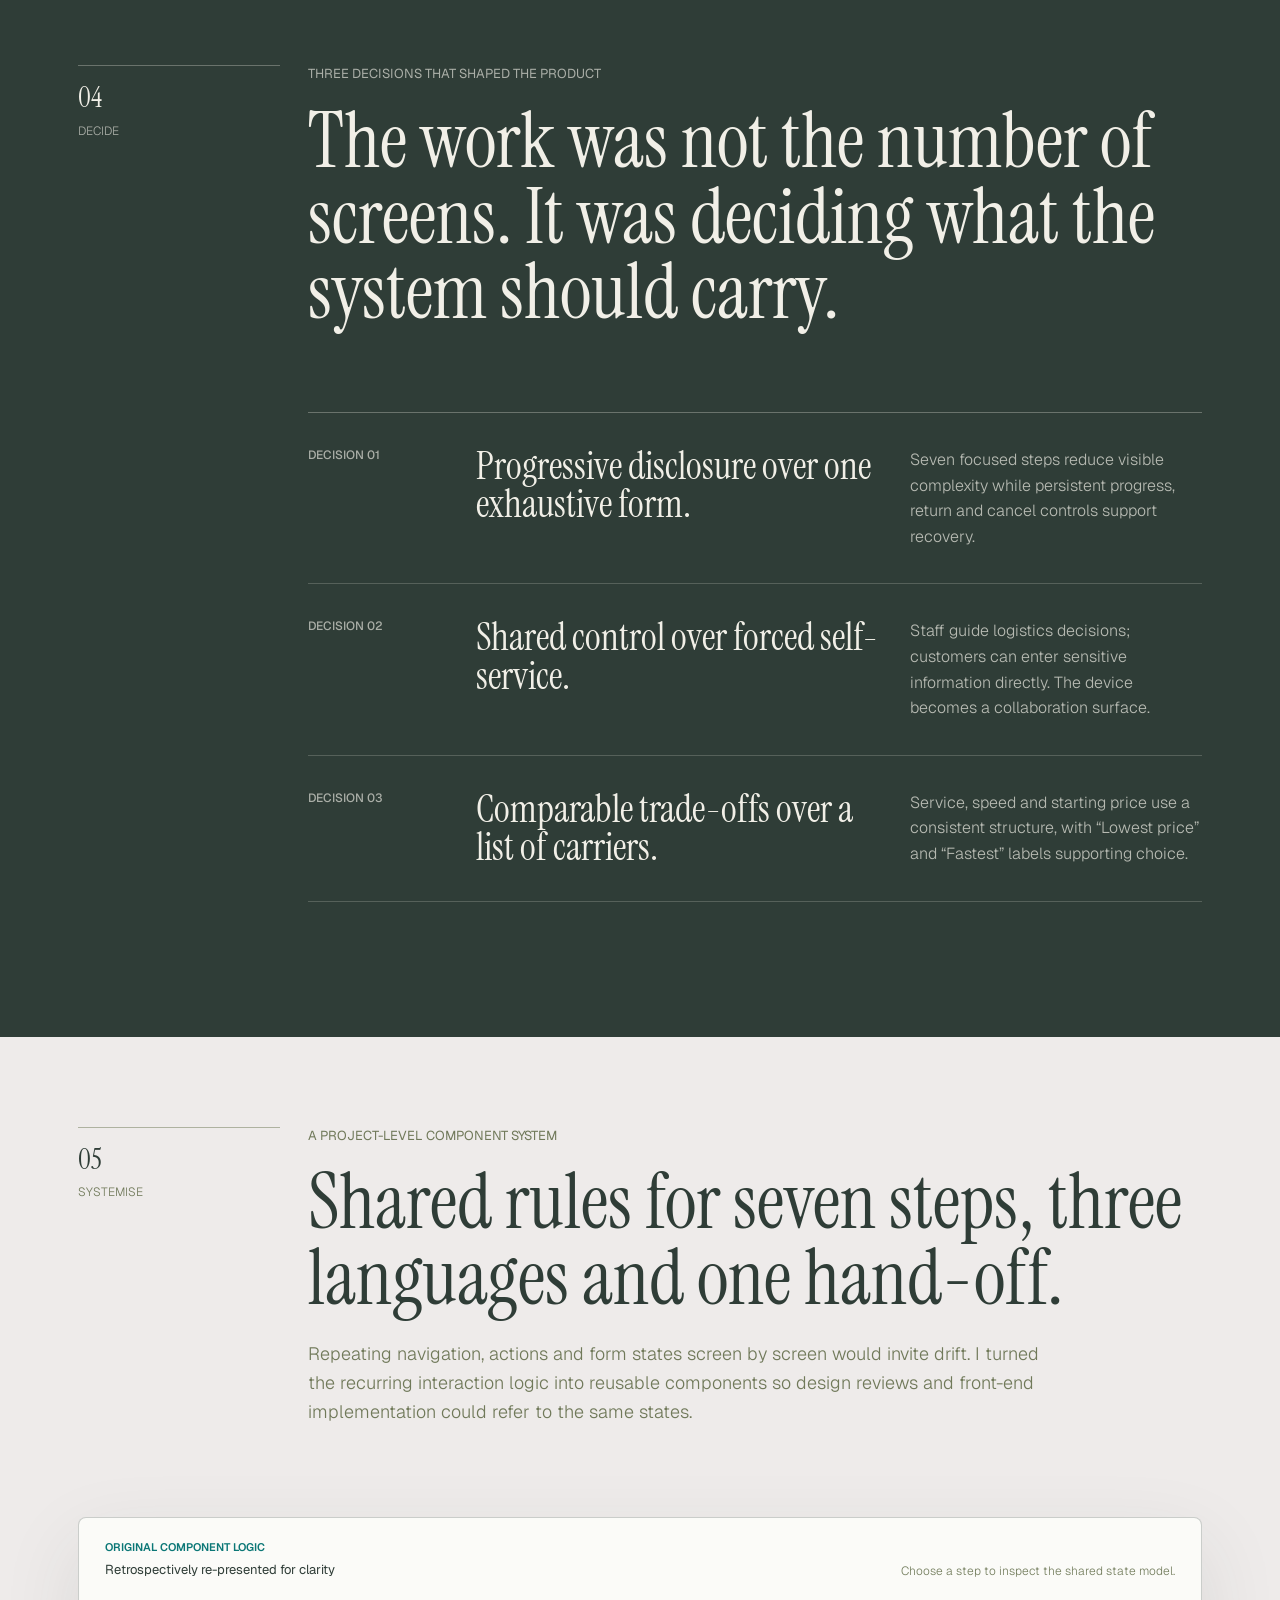
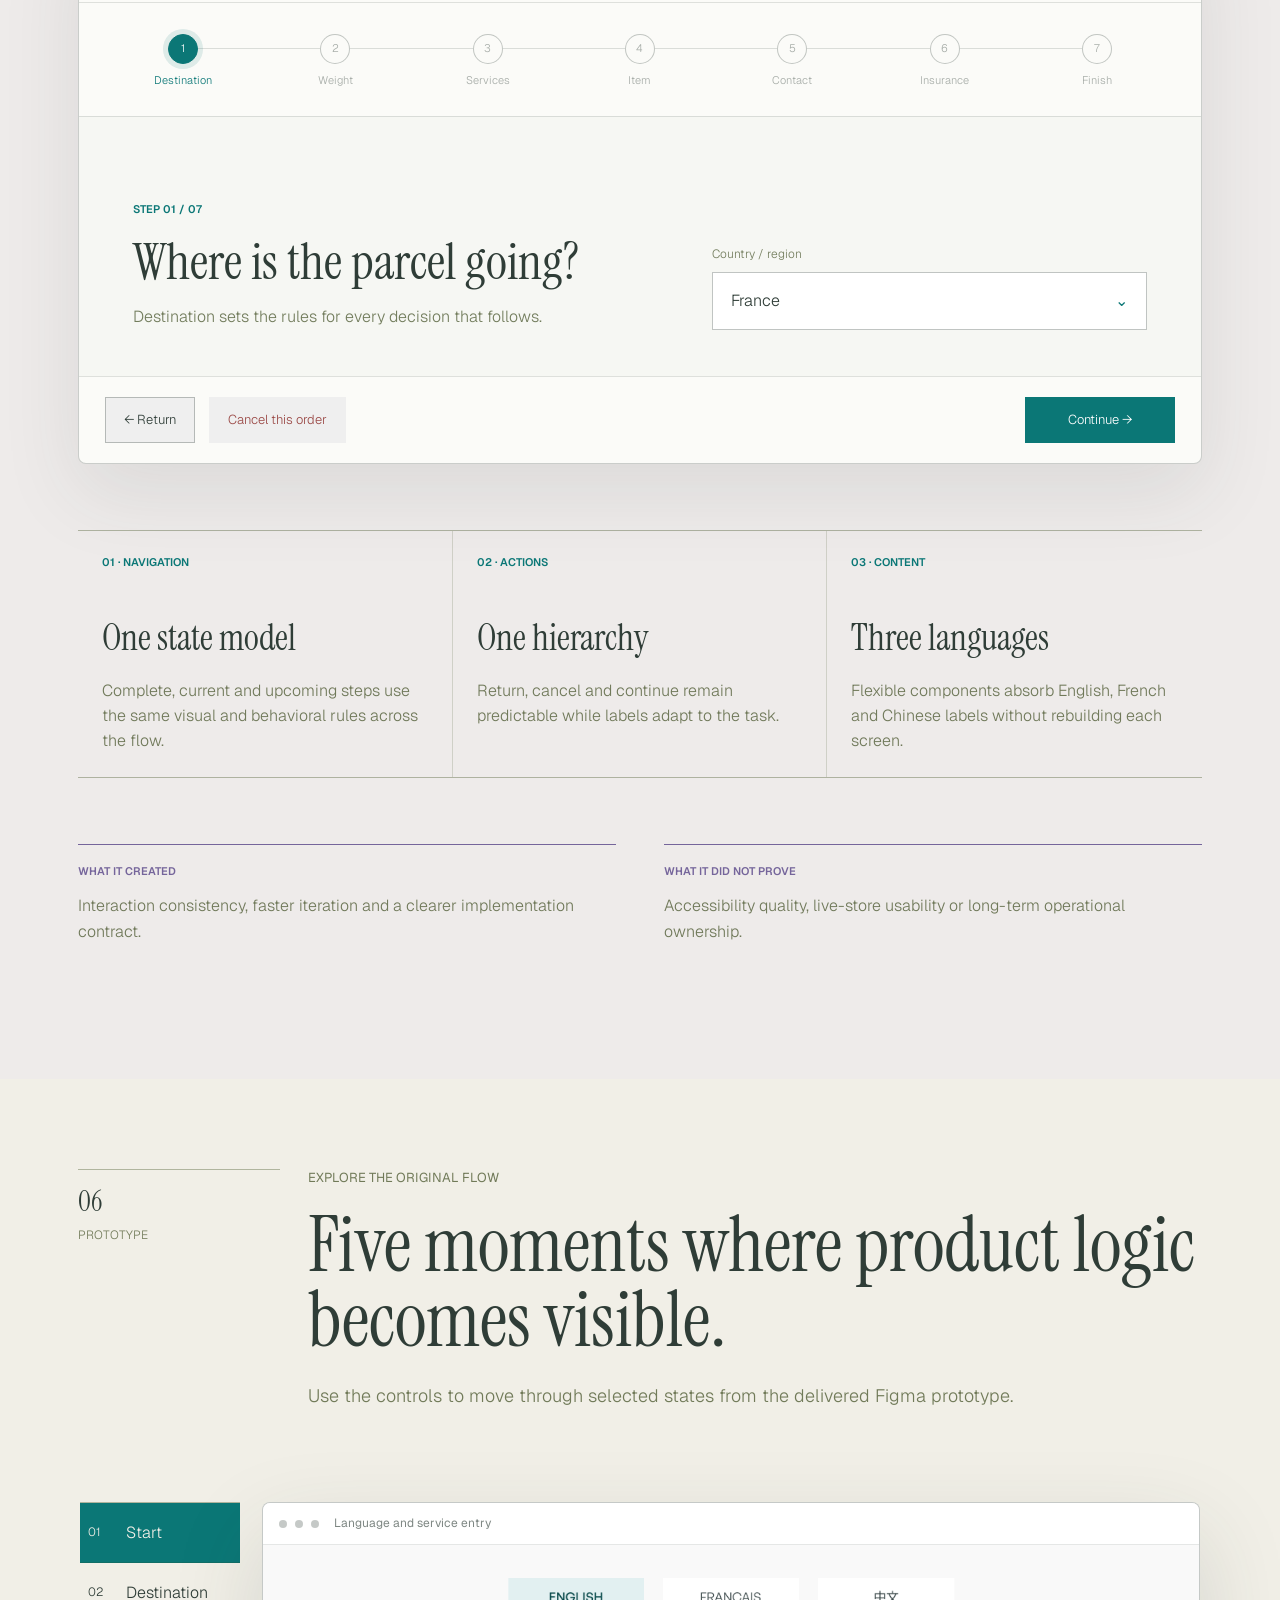
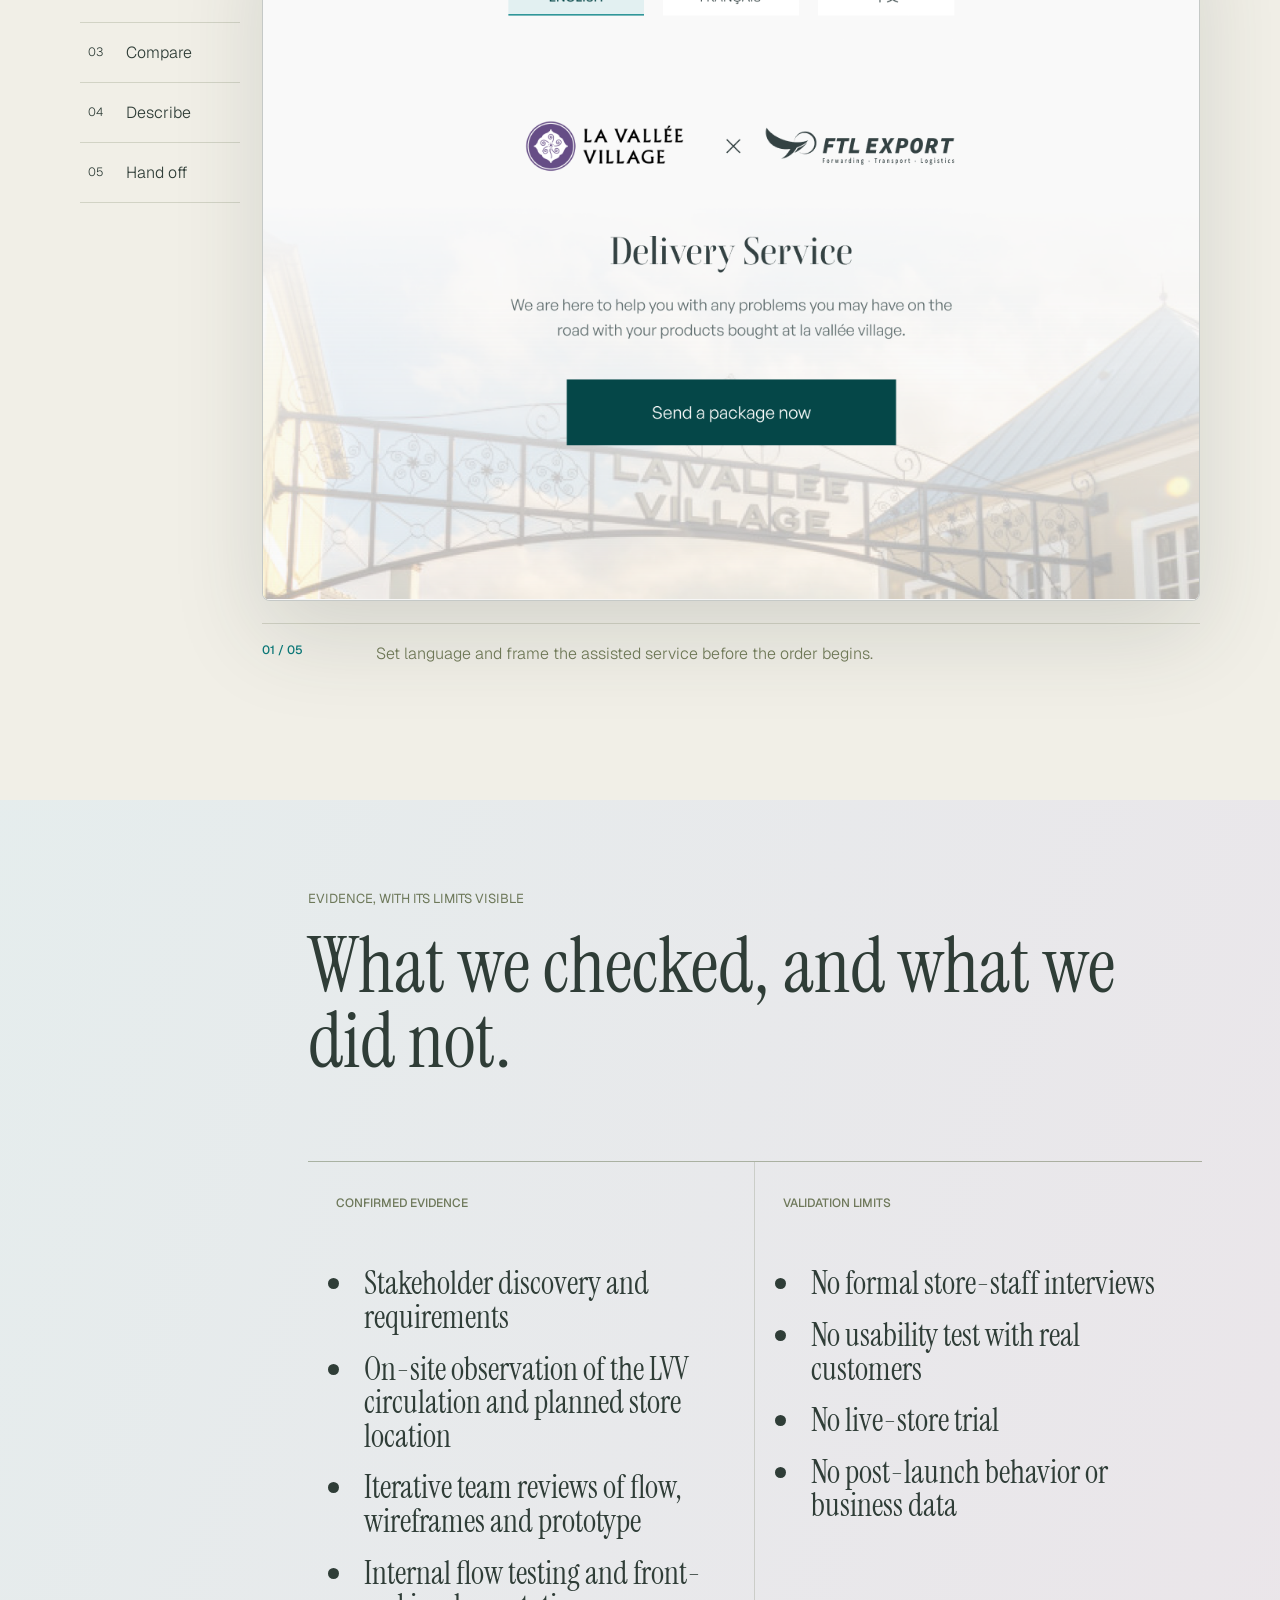
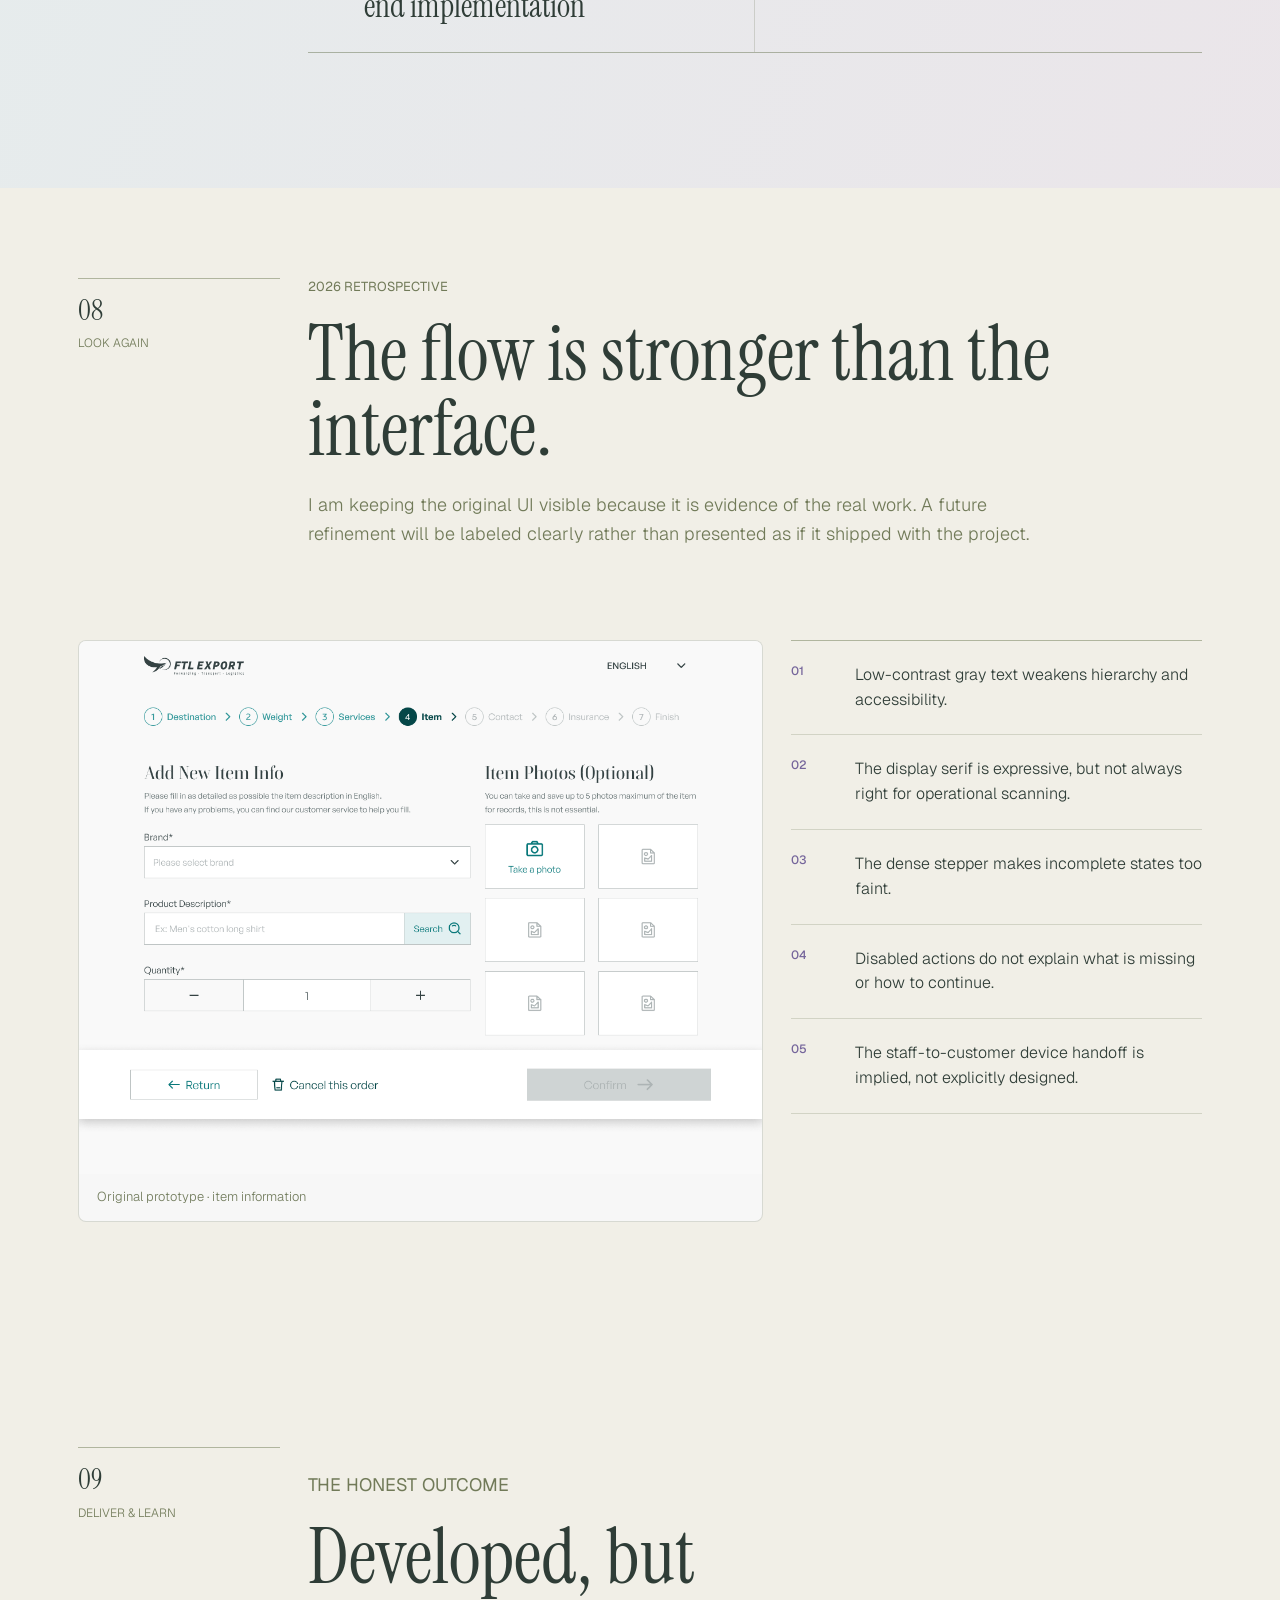
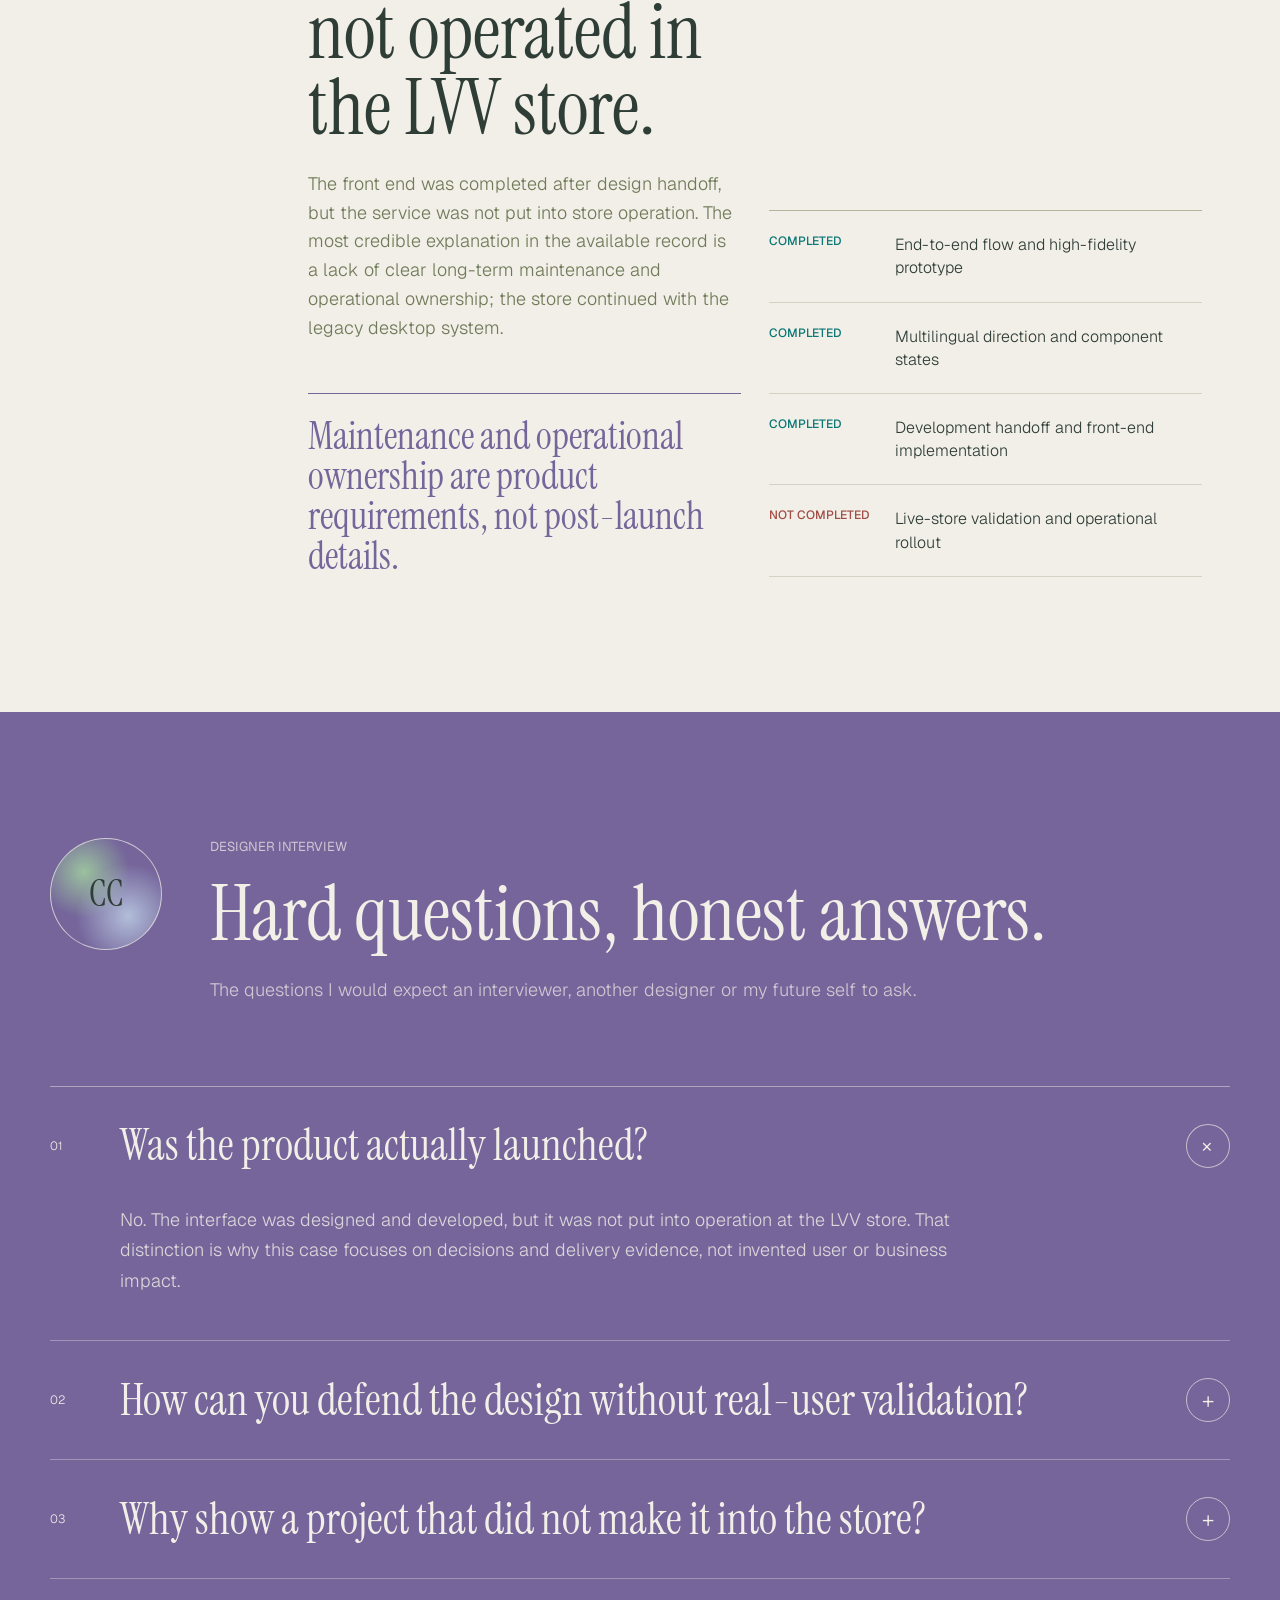
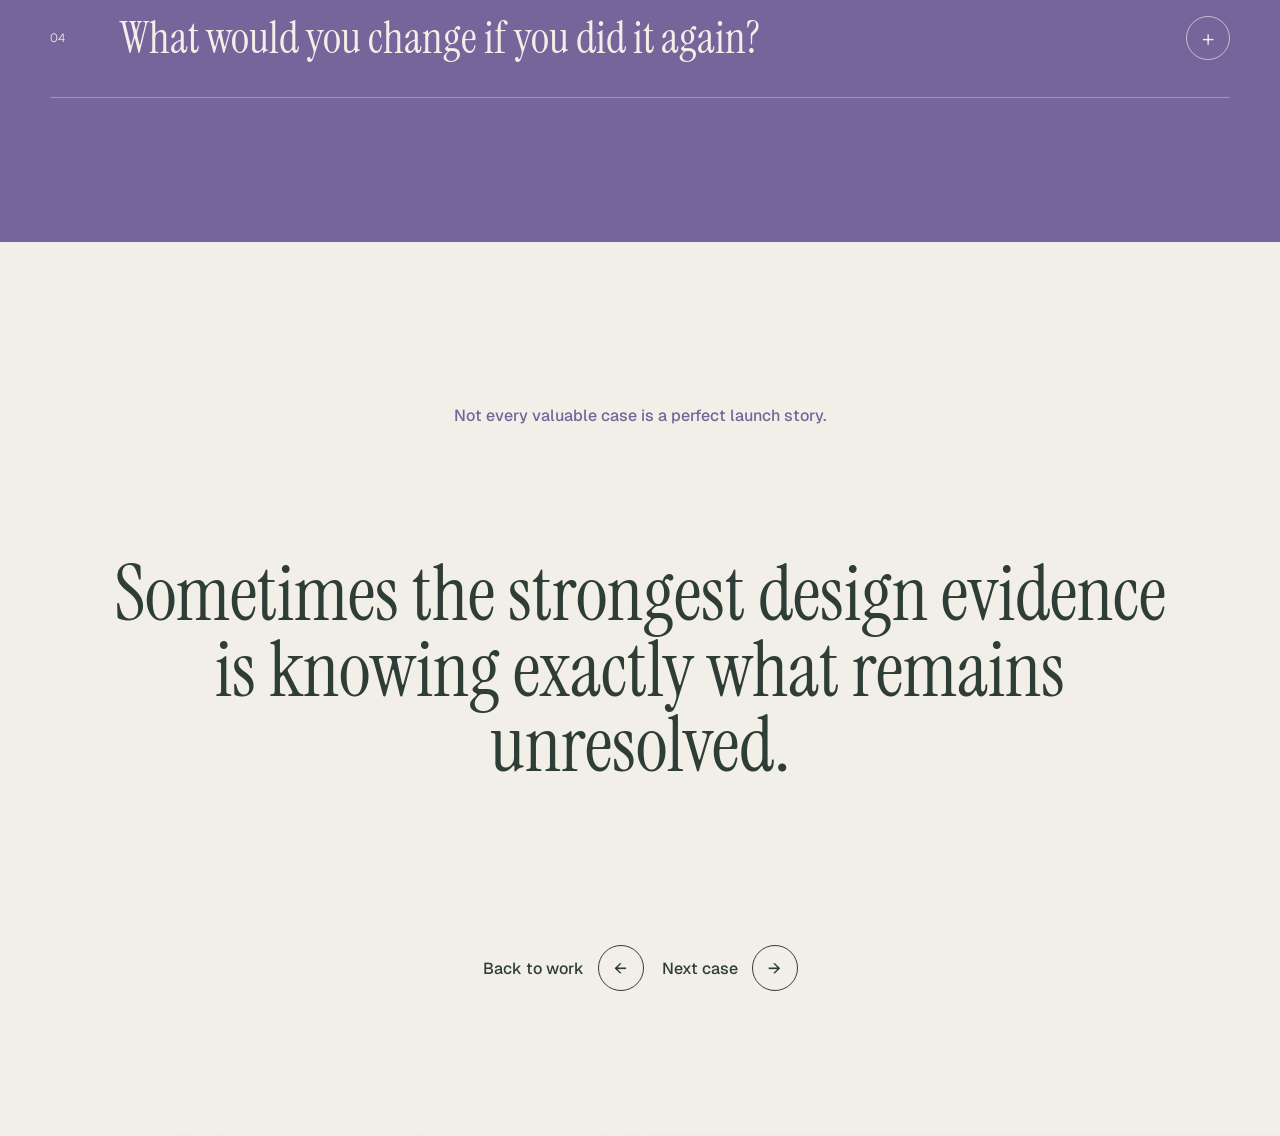
<file: lvv-shipping-system.html>
<!doctype html>
<html lang="en">
  <head>
    <meta charset="UTF-8" />
    <meta name="viewport" content="width=device-width, initial-scale=1.0" />
    <meta
      name="description"
      content="A reflective product design case study for a multilingual, staff-assisted shipping experience at La Vallée Village."
    />
    <title>LVV Shipping System — Chloé Chen</title>
    <link rel="preconnect" href="https://fonts.googleapis.com" />
    <link rel="preconnect" href="https://fonts.gstatic.com" crossorigin />
    <link
      href="https://fonts.googleapis.com/css2?family=Geist:wght@300;400;500;600&family=Instrument+Serif:ital,wght@0,400;1,400&display=swap"
      rel="stylesheet"
    />
    <link rel="stylesheet" href="./src/styles.css?v=27" />
  </head>
  <body class="is-loading lvv-page" data-page="case">
    <a class="skip-link" href="#main">Skip to content</a>
    <div class="loader" id="loader" aria-hidden="true">
      <div class="loader-mark"><span>LVV</span><i></i></div>
      <p>Product case study</p>
    </div>
    <div class="page-texture" aria-hidden="true"></div>

    <header class="header" aria-label="Portfolio navigation">
      <a class="brand" href="./index.html" aria-label="Chloé Chen home">
        <span>CC</span>
        <strong>Chloé Chen</strong>
      </a>
      <div class="header-center">
        <span>Lead product designer</span>
        <span>Reflective case study</span>
      </div>
      <nav class="nav" aria-label="Main navigation">
        <a href="./index.html">Home</a>
        <a class="is-active" href="./work.html">Work</a>
        <a href="./about.html">About</a>
        <a href="./contact.html">Contact</a>
      </nav>
    </header>

    <main class="case case--lvv" id="main">
      <section class="case-hero case-hero--lvv">
        <div class="case-title reveal">
          <p class="eyebrow">FTL × La Vallée Village · Product design</p>
          <h1>Staff-assisted shipping at La Vallée Village</h1>
          <p class="case-lede">
            A multilingual iPad prototype that turns cross-border parcel rules into a guided in-store
            experience shared by staff and customers.
          </p>
        </div>
        <dl class="case-meta reveal">
          <div>
            <dt>Role</dt>
            <dd>Lead Product Designer</dd>
          </div>
          <div>
            <dt>Duration</dt>
            <dd>Approx. 2–3 months</dd>
          </div>
          <div>
            <dt>Status</dt>
            <dd>Developed, not deployed in store</dd>
          </div>
        </dl>
      </section>

      <section class="lvv-hero-stage reveal" aria-label="Original LVV delivery service prototype">
        <div class="lvv-device lvv-device--hero">
          <div class="lvv-device-bar"><span></span><span></span><span></span><strong>Original prototype</strong></div>
          <img src="./assets/lvv/01-start.png" alt="Original multilingual LVV delivery service start screen" />
        </div>
        <p>Original high-fidelity prototype · shown as delivered, not retrospectively polished</p>
      </section>

      <section class="lvv-truth-strip" aria-label="Project facts">
        <article class="reveal">
          <span>01 · Device</span>
          <strong>Shared in-store iPad</strong>
        </article>
        <article class="reveal">
          <span>02 · Languages</span>
          <strong>English · French · Chinese</strong>
        </article>
        <article class="reveal">
          <span>03 · Delivery</span>
          <strong>Prototype + front-end implementation</strong>
        </article>
        <article class="reveal">
          <span>04 · Evidence boundary</span>
          <strong>No live-store or real-user data</strong>
        </article>
      </section>

      <section class="lvv-context">
        <div class="lvv-section-label reveal">
          <span>01</span>
          <p>Context</p>
        </div>
        <div class="lvv-section-copy reveal">
          <p class="eyebrow">A service problem, not a screen redesign</p>
          <h2>A luxury purchase leaves the store. The logistics complexity begins.</h2>
          <p>
            FTL planned a parcel service near the LVV exit for international visitors sending purchases to
            hotels or overseas addresses. The existing desktop tool was built around operations. The new iPad
            had to support a premium, face-to-face service without asking customers or staff to understand every
            cross-border rule in advance.
          </p>
        </div>
        <blockquote class="lvv-north-star reveal">
          <span>North star</span>
          <p>Let staff and customers complete a complex international order together, without either person knowing every logistics rule beforehand.</p>
        </blockquote>
      </section>

      <section class="lvv-frame">
        <div class="lvv-section-label reveal">
          <span>02</span>
          <p>Frame</p>
        </div>
        <div class="lvv-section-copy reveal">
          <p class="eyebrow">The product equation</p>
          <h2>Two actors. One shared device. Uneven knowledge.</h2>
        </div>
        <div class="lvv-actor-grid">
          <article class="reveal">
            <span>Customer knows</span>
            <h3>Destination, items and private information.</h3>
            <p>Customers need clarity and control when entering addresses, contact details and parcel contents.</p>
          </article>
          <article class="reveal">
            <span>Staff knows</span>
            <h3>Service rules, exceptions and what happens next.</h3>
            <p>Staff guide the service, explain trade-offs and continue payment and operations outside the product.</p>
          </article>
          <article class="reveal">
            <span>The interface must know</span>
            <h3>When to narrow, compare, validate and hand off.</h3>
            <p>The system carries rule complexity so neither actor has to hold the entire process in memory.</p>
          </article>
        </div>
      </section>

      <section class="lvv-flow-section">
        <div class="lvv-section-label reveal">
          <span>03</span>
          <p>Map</p>
        </div>
        <div class="lvv-section-copy reveal">
          <p class="eyebrow">Information architecture</p>
          <h2>Start with the variable that changes everything else.</h2>
          <p>
            Destination determines carrier availability, delivery time, price, insurance and required fields.
            Asking it first prevents customers from entering details that may later become irrelevant.
          </p>
        </div>
        <ol class="lvv-flow reveal" aria-label="Seven-step shipping flow">
          <li class="is-key"><span>01</span><strong>Destination</strong><small>Rules begin here</small></li>
          <li><span>02</span><strong>Weight</strong></li>
          <li><span>03</span><strong>Services</strong></li>
          <li><span>04</span><strong>Item</strong></li>
          <li><span>05</span><strong>Contact</strong></li>
          <li><span>06</span><strong>Insurance</strong></li>
          <li><span>07</span><strong>Finish</strong></li>
        </ol>
      </section>

      <section class="lvv-decisions">
        <div class="lvv-section-label reveal">
          <span>04</span>
          <p>Decide</p>
        </div>
        <div class="lvv-section-copy reveal">
          <p class="eyebrow">Three decisions that shaped the product</p>
          <h2>The work was not the number of screens. It was deciding what the system should carry.</h2>
        </div>
        <div class="lvv-decision-list">
          <article class="reveal">
            <span>Decision 01</span>
            <h3>Progressive disclosure over one exhaustive form.</h3>
            <p>Seven focused steps reduce visible complexity while persistent progress, return and cancel controls support recovery.</p>
          </article>
          <article class="reveal">
            <span>Decision 02</span>
            <h3>Shared control over forced self-service.</h3>
            <p>Staff guide logistics decisions; customers can enter sensitive information directly. The device becomes a collaboration surface.</p>
          </article>
          <article class="reveal">
            <span>Decision 03</span>
            <h3>Comparable trade-offs over a list of carriers.</h3>
            <p>Service, speed and starting price use a consistent structure, with “Lowest price” and “Fastest” labels supporting choice.</p>
          </article>
        </div>
      </section>

      <section class="lvv-system" id="system">
        <div class="lvv-section-label reveal">
          <span>05</span>
          <p>Systemise</p>
        </div>
        <div class="lvv-section-copy reveal">
          <p class="eyebrow">A project-level component system</p>
          <h2>Shared rules for seven steps, three languages and one hand-off.</h2>
          <p>
            Repeating navigation, actions and form states screen by screen would invite drift. I turned
            the recurring interaction logic into reusable components so design reviews and front-end
            implementation could refer to the same states.
          </p>
        </div>

        <div class="lvv-system-demo reveal" data-lvv-system>
          <div class="lvv-system-head">
            <div>
              <span>Original component logic</span>
              <strong>Retrospectively re-presented for clarity</strong>
            </div>
            <p>Choose a step to inspect the shared state model.</p>
          </div>

          <div class="lvv-system-progress" role="tablist" aria-label="Seven-step component states">
            <button class="is-current" type="button" role="tab" aria-selected="true" data-system-step="0"><span>1</span><small>Destination</small></button>
            <button type="button" role="tab" aria-selected="false" data-system-step="1"><span>2</span><small>Weight</small></button>
            <button type="button" role="tab" aria-selected="false" data-system-step="2"><span>3</span><small>Services</small></button>
            <button type="button" role="tab" aria-selected="false" data-system-step="3"><span>4</span><small>Item</small></button>
            <button type="button" role="tab" aria-selected="false" data-system-step="4"><span>5</span><small>Contact</small></button>
            <button type="button" role="tab" aria-selected="false" data-system-step="5"><span>6</span><small>Insurance</small></button>
            <button type="button" role="tab" aria-selected="false" data-system-step="6"><span>7</span><small>Finish</small></button>
          </div>

          <div class="lvv-system-state" aria-live="polite">
            <div>
              <span data-system-counter>Step 01 / 07</span>
              <h3 data-system-title>Where is the parcel going?</h3>
              <p data-system-helper>Destination sets the rules for every decision that follows.</p>
            </div>
            <div class="lvv-system-field">
              <label for="system-preview">Country / region</label>
              <div id="system-preview"><span data-system-value>France</span><i aria-hidden="true">⌄</i></div>
            </div>
          </div>

          <div class="lvv-system-actions" aria-label="Shared action hierarchy">
            <button type="button" class="is-secondary">← Return</button>
            <button type="button" class="is-danger">Cancel this order</button>
            <button type="button" class="is-primary" data-system-action>Continue →</button>
          </div>
        </div>

        <div class="lvv-system-patterns reveal">
          <article>
            <span>01 · Navigation</span>
            <h3>One state model</h3>
            <p>Complete, current and upcoming steps use the same visual and behavioral rules across the flow.</p>
          </article>
          <article>
            <span>02 · Actions</span>
            <h3>One hierarchy</h3>
            <p>Return, cancel and continue remain predictable while labels adapt to the task.</p>
          </article>
          <article>
            <span>03 · Content</span>
            <h3>Three languages</h3>
            <p>Flexible components absorb English, French and Chinese labels without rebuilding each screen.</p>
          </article>
        </div>

        <div class="lvv-system-reflection reveal">
          <p><span>What it created</span>Interaction consistency, faster iteration and a clearer implementation contract.</p>
          <p><span>What it did not prove</span>Accessibility quality, live-store usability or long-term operational ownership.</p>
        </div>
      </section>

      <section class="lvv-prototype">
        <div class="lvv-section-label reveal">
          <span>06</span>
          <p>Prototype</p>
        </div>
        <div class="lvv-section-copy reveal">
          <p class="eyebrow">Explore the original flow</p>
          <h2>Five moments where product logic becomes visible.</h2>
          <p>Use the controls to move through selected states from the delivered Figma prototype.</p>
        </div>
        <div class="lvv-demo reveal" data-lvv-demo>
          <div class="lvv-demo-controls" role="tablist" aria-label="Prototype screens">
            <button class="is-active" type="button" role="tab" aria-selected="true" data-lvv-step="0"><span>01</span>Start</button>
            <button type="button" role="tab" aria-selected="false" data-lvv-step="1"><span>02</span>Destination</button>
            <button type="button" role="tab" aria-selected="false" data-lvv-step="2"><span>03</span>Compare</button>
            <button type="button" role="tab" aria-selected="false" data-lvv-step="3"><span>04</span>Describe</button>
            <button type="button" role="tab" aria-selected="false" data-lvv-step="4"><span>05</span>Hand off</button>
          </div>
          <div class="lvv-device">
            <div class="lvv-device-bar"><span></span><span></span><span></span><strong data-lvv-status>Language and service entry</strong></div>
            <img
              data-lvv-image
              src="./assets/lvv/01-start.png"
              alt="Original multilingual LVV delivery service start screen"
            />
          </div>
          <div class="lvv-demo-note" aria-live="polite">
            <span data-lvv-number>01 / 05</span>
            <p data-lvv-note>Set language and frame the assisted service before the order begins.</p>
          </div>
        </div>
      </section>

      <section class="lvv-validation">
        <div class="lvv-section-label reveal">
          <span>07</span>
          <p>Validate</p>
        </div>
        <div class="lvv-section-copy reveal">
          <p class="eyebrow">Evidence, with its limits visible</p>
          <h2>What we checked, and what we did not.</h2>
        </div>
        <div class="lvv-evidence-columns">
          <article class="reveal">
            <span>Confirmed evidence</span>
            <ul>
              <li>Stakeholder discovery and requirements</li>
              <li>On-site observation of the LVV circulation and planned store location</li>
              <li>Iterative team reviews of flow, wireframes and prototype</li>
              <li>Internal flow testing and front-end implementation</li>
            </ul>
          </article>
          <article class="reveal">
            <span>Validation limits</span>
            <ul>
              <li>No formal store-staff interviews</li>
              <li>No usability test with real customers</li>
              <li>No live-store trial</li>
              <li>No post-launch behavior or business data</li>
            </ul>
          </article>
        </div>
      </section>

      <section class="lvv-critique">
        <div class="lvv-section-label reveal">
          <span>08</span>
          <p>Look again</p>
        </div>
        <div class="lvv-section-copy reveal">
          <p class="eyebrow">2026 retrospective</p>
          <h2>The flow is stronger than the interface.</h2>
          <p>
            I am keeping the original UI visible because it is evidence of the real work. A future refinement
            will be labeled clearly rather than presented as if it shipped with the project.
          </p>
        </div>
        <div class="lvv-critique-board reveal">
          <figure>
            <img src="./assets/lvv/04-item.png" alt="Original item information screen showing the UI reviewed in retrospect" loading="lazy" />
            <figcaption>Original prototype · item information</figcaption>
          </figure>
          <div>
            <article><span>01</span><p>Low-contrast gray text weakens hierarchy and accessibility.</p></article>
            <article><span>02</span><p>The display serif is expressive, but not always right for operational scanning.</p></article>
            <article><span>03</span><p>The dense stepper makes incomplete states too faint.</p></article>
            <article><span>04</span><p>Disabled actions do not explain what is missing or how to continue.</p></article>
            <article><span>05</span><p>The staff-to-customer device handoff is implied, not explicitly designed.</p></article>
          </div>
        </div>
      </section>

      <section class="lvv-outcome">
        <div class="lvv-section-label reveal">
          <span>09</span>
          <p>Deliver & learn</p>
        </div>
        <div class="lvv-outcome-copy reveal">
          <p class="eyebrow">The honest outcome</p>
          <h2>Developed, but not operated in the LVV store.</h2>
          <p>
            The front end was completed after design handoff, but the service was not put into store operation.
            The most credible explanation in the available record is a lack of clear long-term maintenance and
            operational ownership; the store continued with the legacy desktop system.
          </p>
          <blockquote>Maintenance and operational ownership are product requirements, not post-launch details.</blockquote>
        </div>
        <div class="lvv-outcome-status reveal" aria-label="Project outcome status">
          <p><span>Completed</span>End-to-end flow and high-fidelity prototype</p>
          <p><span>Completed</span>Multilingual direction and component states</p>
          <p><span>Completed</span>Development handoff and front-end implementation</p>
          <p class="is-not"><span>Not completed</span>Live-store validation and operational rollout</p>
        </div>
      </section>

      <section class="lvv-interview">
        <div class="lvv-interview-intro reveal">
          <div class="lvv-avatar" aria-label="Portrait placeholder for Chloé Chen">CC</div>
          <div>
            <p class="eyebrow">Designer interview</p>
            <h2>Hard questions, honest answers.</h2>
            <p>The questions I would expect an interviewer, another designer or my future self to ask.</p>
          </div>
        </div>
        <div class="lvv-interview-list">
          <details class="reveal" open>
            <summary><span>01</span>Was the product actually launched?</summary>
            <p>No. The interface was designed and developed, but it was not put into operation at the LVV store. That distinction is why this case focuses on decisions and delivery evidence, not invented user or business impact.</p>
          </details>
          <details class="reveal">
            <summary><span>02</span>How can you defend the design without real-user validation?</summary>
            <p>I can defend the logic that was reviewed, internally tested and implemented. I cannot claim that the experience improved store performance. A stronger process would have added staff interviews, customer usability tests and a live-store pilot.</p>
          </details>
          <details class="reveal">
            <summary><span>03</span>Why show a project that did not make it into the store?</summary>
            <p>Because non-deployment does not erase the product thinking. It reveals another layer of it: a product is not ready when only the interface is ready. Ownership, maintenance and operations belong inside the product definition.</p>
          </details>
          <details class="reveal">
            <summary><span>04</span>What would you change if you did it again?</summary>
            <p>I would involve store staff and real customers earlier, define a named operational owner before development, and improve accessibility, error recovery, role handoff and the final next-step guidance.</p>
          </details>
        </div>
      </section>

      <section class="lvv-final-note reveal">
        <p>Not every valuable case is a perfect launch story.</p>
        <h2>Sometimes the strongest design evidence is knowing exactly what remains unresolved.</h2>
      </section>

      <section class="project-next">
        <a class="round-link" href="./work.html">
          <span>Back to work</span>
          <i aria-hidden="true">←</i>
        </a>
        <a class="round-link" href="./wms-design-system.html">
          <span>Next case</span>
          <i aria-hidden="true">→</i>
        </a>
      </section>
    </main>

    <script src="./src/main.js?v=20"></script>
  </body>
</html>
</file>
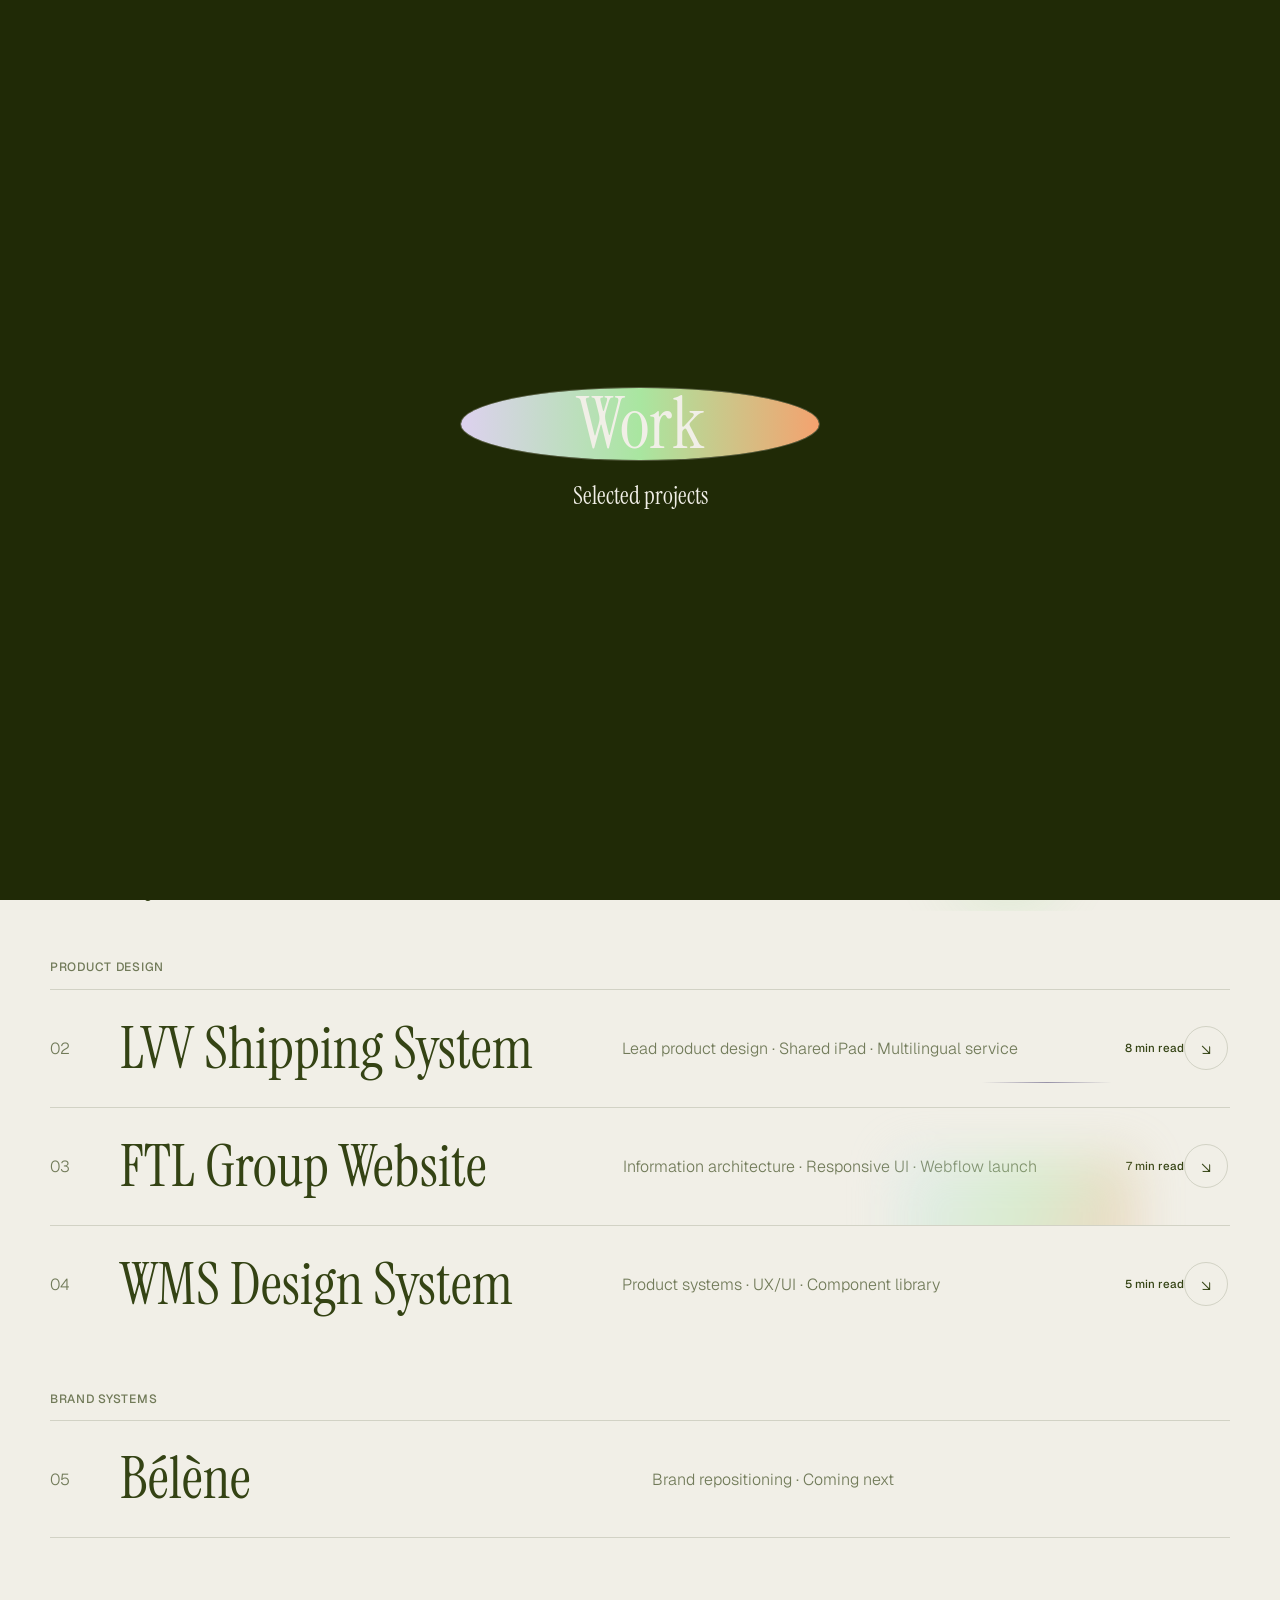
<file: work.html>
<!doctype html>
<html lang="en">
  <head>
    <meta charset="UTF-8" />
    <meta name="viewport" content="width=device-width, initial-scale=1.0" />
    <meta name="description" content="Selected product design projects by Chloé Chen." />
    <title>Work — Chloé Chen</title>
    <link rel="preconnect" href="https://fonts.googleapis.com" />
    <link rel="preconnect" href="https://fonts.gstatic.com" crossorigin />
    <link
      href="https://fonts.googleapis.com/css2?family=Geist:wght@300;400;500;600&family=Instrument+Serif:ital,wght@0,400;1,400&display=swap"
      rel="stylesheet"
    />
    <link rel="stylesheet" href="./src/styles.css?v=27" />
  </head>
  <body class="is-loading" data-page="work">
    <a class="skip-link" href="#main">Skip to content</a>
    <div class="loader" id="loader" aria-hidden="true">
      <div class="loader-mark"><span>Work</span><i></i></div>
      <p>Selected projects</p>
    </div>
    <div class="page-texture" aria-hidden="true"></div>

    <header class="header" aria-label="Portfolio navigation">
      <a class="brand" href="./index.html" aria-label="Chloé Chen home">
        <span>CC</span>
        <strong>Chloé Chen</strong>
      </a>
      <div class="header-center">
        <span>Product designer</span>
        <span>Selected work</span>
      </div>
      <nav class="nav" aria-label="Main navigation">
        <a href="./index.html">Home</a>
        <a class="is-active" href="./work.html">Work</a>
        <a href="./about.html">About</a>
        <a href="./contact.html">Contact</a>
      </nav>
    </header>

    <main class="page-main" id="main">
      <section class="page-hero">
        <p class="eyebrow">Work</p>
        <h1>Selected projects with different storytelling angles.</h1>
        <p>
          A growing collection of product systems, service experiences and working prototypes, each shaped
          around a different design decision.
        </p>
      </section>

      <section class="project-index project-index--page" aria-label="Project index">
        <div class="work-cluster-label work-cluster-label--vibe reveal">Vibe coding · AI products</div>
        <a class="project-line project-line--vibe reveal" href="./interview-memory-system.html">
          <span>01</span>
          <strong>Interview Memory System</strong>
          <em>Vibe coding · AI-assisted MVP · Personal knowledge system</em>
          <small class="project-read-time">6 min read</small>
          <i aria-hidden="true">↘</i>
          <span class="project-hover-preview" aria-hidden="true"><img src="./assets/interview-memory-preview.png" alt="" /><b>View case</b></span>
        </a>
        <div class="work-cluster-label reveal">Product design</div>
        <a class="project-line project-line--lvv reveal" href="./lvv-shipping-system.html">
          <span>02</span>
          <strong>LVV Shipping System</strong>
          <em>Lead product design · Shared iPad · Multilingual service</em>
          <small class="project-read-time">8 min read</small>
          <i aria-hidden="true">↘</i>
          <span class="project-hover-preview" aria-hidden="true"><img src="./assets/lvv/02-destination.png" alt="" /><b>View case</b></span>
        </a>
        <a class="project-line project-line--ftl reveal" href="./ftl-group-website.html">
          <span>03</span>
          <strong>FTL Group Website</strong>
          <em>Information architecture · Responsive UI · Webflow launch</em>
          <small class="project-read-time">7 min read</small>
          <i aria-hidden="true">↘</i>
          <span class="project-hover-preview" aria-hidden="true"><img src="./assets/ftl-website/11-desktop-solutions.png" alt="" /><b>View case</b></span>
        </a>
        <a class="project-line reveal" href="./wms-design-system.html">
          <span>04</span>
          <strong>WMS Design System</strong>
          <em>Product systems · UX/UI · Component library</em>
          <small class="project-read-time">5 min read</small>
          <i aria-hidden="true">↘</i>
        </a>
        <div class="work-cluster-label reveal">Brand systems</div>
        <div class="project-line reveal">
          <span>05</span>
          <strong>Bélène</strong>
          <em>Brand repositioning · Coming next</em>
        </div>
      </section>
    </main>

    <script src="./src/main.js?v=19"></script>
  </body>
</html>
</file>
<file: src/home-about-v5.css>
:root{--paper:#f4f3ec;--ink:#304214;--muted:#71805f;--line:rgba(48,66,20,.15);--mint:#b9e4d0;--green:#97df88;--orange:#f67848;--blue:#c3e8f8;--lilac:#d9c6ec;--night:#20300b}
*{box-sizing:border-box}html{scroll-behavior:smooth;background:var(--paper)}body{margin:0;overflow-x:hidden;color:var(--ink);font-family:"Geist",Arial,sans-serif;letter-spacing:0;background:var(--paper)}img{display:block;width:100%}h1,h2,h3,p{margin:0}a{color:inherit;text-decoration:none}button{color:inherit;font:inherit}.skip-link{position:fixed;z-index:100;left:16px;top:-60px;padding:12px 16px;background:white}.skip-link:focus{top:16px}.grid-lines{background-image:repeating-linear-gradient(90deg,transparent 0,transparent calc(12.5vw - 1px),rgba(48,66,20,.06) calc(12.5vw - 1px),rgba(48,66,20,.06) 12.5vw)}.content-shell{width:min(1340px,calc(100% - 96px));margin-inline:auto}.eyebrow{font-size:12px;text-transform:uppercase;color:var(--muted)}
.site-header{position:absolute;z-index:40;inset:0 0 auto;display:grid;grid-template-columns:1.1fr 2fr auto;align-items:start;padding:34px 48px;font-size:14px}.brand{display:flex;align-items:center;gap:12px}.brand>span{display:grid;place-items:center;width:43px;height:43px;border:1px solid rgba(48,66,20,.3);border-radius:50%;font-weight:500}.brand strong{font-weight:500}.header-meta{display:grid;grid-template-columns:1fr 1fr;padding-top:13px;color:var(--muted)}.site-header nav{display:grid;gap:12px;justify-items:end}.site-header nav a{position:relative}.site-header nav a.is-active::before{content:"•";position:absolute;left:-14px}

.v5-hero{position:relative;min-height:100svh;padding:158px 48px 80px;display:grid;place-items:center;overflow:hidden}.hero-content{position:relative;z-index:6;width:min(1110px,84vw);text-align:center}.v5-pill{display:inline-block;padding:8px 16px;border:1px solid rgba(48,66,20,.58);border-radius:999px;font-size:13px;margin-bottom:34px}.v5-hero h1,.section-center h2,.v5-work h2,.method-heading h2,.about-teaser-copy h2,.v5-contact h2,.capability-intro h2,.about-copy h1,.about-details h2{font-family:"Instrument Serif",Georgia,serif;font-weight:400}.v5-hero h1{font-size:clamp(68px,7.35vw,112px);line-height:.89}.hero-summary{width:min(560px,80vw);margin:32px auto 0;color:var(--muted);font-size:17px;line-height:1.55}.scroll-cue{display:flex;justify-content:center;align-items:center;gap:15px;margin-top:30px;font-weight:600}.scroll-cue i,.about-link i,.folder-trigger i{display:grid;place-items:center;width:48px;height:48px;border:1px solid var(--ink);border-radius:50%;font-style:normal}.hero-orb{position:absolute;border-radius:50%;filter:blur(22px);opacity:.9;will-change:transform}.hero-orb--coral{width:390px;height:390px;left:5%;top:18%;background:radial-gradient(circle at 34% 30%,var(--orange),transparent 44%),radial-gradient(circle at 70% 68%,var(--lilac),transparent 54%)}.hero-orb--sky{width:530px;height:420px;right:-3%;top:30%;background:radial-gradient(circle at 34% 36%,var(--blue),transparent 48%),radial-gradient(circle at 67% 66%,var(--lilac),transparent 52%)}.hero-star{position:absolute;left:4%;top:41%;width:155px;height:155px;background:conic-gradient(from 10deg,transparent 0 7%,var(--blue) 7% 12%,transparent 12% 19%,#9ee6c7 19% 25%,transparent 25% 36%,var(--lilac) 36% 43%,transparent 43% 58%,var(--green) 58% 64%,transparent 64% 79%,var(--orange) 79% 86%,transparent 86%);border-radius:45%;will-change:transform}.hero-asterisk{position:absolute;left:25%;top:20%;width:82px;height:82px;background:var(--green);clip-path:polygon(43% 0,57% 0,57% 33%,78% 8%,89% 18%,65% 42%,100% 42%,100% 57%,65% 57%,89% 81%,78% 91%,57% 66%,57% 100%,43% 100%,43% 66%,21% 91%,11% 81%,35% 57%,0 57%,0 42%,35% 42%,11% 18%,21% 8%,43% 33%);will-change:transform}.hero-portrait{position:absolute;z-index:8;left:15%;top:28%;width:130px;height:72px;border-radius:50%;overflow:hidden;border:3px solid rgba(244,243,236,.9);box-shadow:0 20px 50px rgba(48,66,20,.16);transform:rotate(-7deg)}.hero-portrait img{height:100%;object-fit:cover}.relay-diamond{position:absolute;z-index:7;right:22%;bottom:-32px;width:160px;aspect-ratio:1;transform:rotate(45deg);background:conic-gradient(from 30deg,var(--lilac),#d9f0ff,var(--green),#fff7b7,var(--lilac));box-shadow:0 28px 50px rgba(48,66,20,.12);will-change:transform,opacity}.relay-diamond::after,.practice-field::after{content:"";position:absolute;inset:0;background:radial-gradient(circle at 50% 50%,rgba(255,255,255,.78),transparent 52%)}

.v5-practice{position:relative;min-height:1040px;padding:130px 48px 100px;overflow:hidden;background-color:#eef1e8}.practice-field{position:absolute;z-index:0;left:50%;top:45%;width:920px;aspect-ratio:1;transform:translate(-50%,-50%) rotate(45deg);border-radius:28px;background:conic-gradient(from 28deg,#ddcbed,#c7e9fa,#a7e79a,#fff0b7,#ddcbed);box-shadow:0 80px 120px rgba(58,72,36,.13);will-change:transform}.practice-orbit{position:absolute;z-index:2;left:50%;top:55%;width:720px;height:430px;border:1px solid rgba(48,66,20,.35);border-radius:50%;transform:translate(-50%,-50%) rotate(-12deg)}.section-center{position:relative;z-index:3;text-align:center}.section-center h2{margin-top:16px;font-size:74px;line-height:.92}.section-center>p:last-child{width:540px;margin:24px auto 0;color:var(--muted);line-height:1.55}.practice-globe{position:absolute;z-index:4;display:grid;place-items:center;width:280px;aspect-ratio:1;border-radius:50%;color:white;text-align:center;font-family:"Instrument Serif",Georgia,serif;font-size:35px;line-height:.95;box-shadow:0 25px 70px rgba(48,66,20,.12);will-change:transform}.practice-globe::after{content:"";position:absolute;inset:20%;border-radius:50%;opacity:.32;background:repeating-linear-gradient(18deg,transparent 0 18px,rgba(255,255,255,.85) 19px 27px,transparent 28px 50px)}.practice-globe span{position:relative;z-index:2}.globe-a{left:10%;top:36%;background:radial-gradient(circle at 35% 30%,#c3e8f8,transparent 42%),radial-gradient(circle at 68% 68%,#d9c6ec,transparent 55%)}.globe-b{right:9%;top:31%;background:radial-gradient(circle at 35% 32%,#a8e79a,transparent 44%),radial-gradient(circle at 66% 65%,#c3e8f8,transparent 54%)}.globe-c{left:39%;bottom:50px;background:radial-gradient(circle at 34% 32%,#f67848,transparent 44%),radial-gradient(circle at 68% 66%,#d9c6ec,transparent 54%)}

.v5-capabilities{position:relative;min-height:980px;padding:140px 48px 110px;overflow:hidden;background:#f1f2eb}.capability-glow{position:absolute;left:-90px;top:220px;width:520px;height:520px;border-radius:50%;opacity:.7;filter:blur(30px);background:radial-gradient(circle at 38% 35%,var(--orange),transparent 35%),radial-gradient(circle at 66% 66%,var(--lilac),transparent 54%)}.capability-orbit{position:absolute;left:100px;top:525px;width:300px;height:180px;border:1px solid rgba(48,66,20,.28);border-radius:50%;transform:rotate(-16deg)}.capability-orbit::after{content:"";position:absolute;right:22px;top:12px;width:20px;height:20px;border-radius:50%;background:var(--green);box-shadow:0 0 0 12px rgba(151,223,136,.2)}.capability-layout{position:relative;z-index:3;display:grid;grid-template-columns:.72fr 1.28fr;gap:86px}.capability-intro{position:sticky;top:110px;align-self:start;padding-top:15px}.capability-intro h2{margin-top:17px;font-size:72px;line-height:.9}.capability-intro>p:last-child{width:360px;margin-top:24px;color:var(--muted);line-height:1.55}.capability-list{border-top:1px solid var(--line)}.capability-row{position:relative;display:grid;grid-template-columns:50px 1fr 1.15fr;gap:18px;align-items:center;min-height:104px;padding:17px 18px;border-bottom:1px solid var(--line);transition:color .55s ease,background .55s ease,transform .55s cubic-bezier(.2,.75,.2,1)}.capability-row::after{content:"";position:absolute;right:17px;width:10px;height:10px;border-radius:50%;background:var(--green);opacity:0;transform:scale(0);transition:.45s ease}.capability-row b{font-size:11px;font-weight:500}.capability-row h3{font-family:"Instrument Serif",Georgia,serif;font-size:28px;font-weight:400}.capability-row p{padding-right:34px;color:var(--muted);font-size:12px;line-height:1.45;transition:color .45s ease}.capability-row.is-active{color:#f5f3e9;background:var(--ink);transform:translateX(-18px)}.capability-row.is-active p{color:#d3dbc8}.capability-row.is-active::after{opacity:1;transform:scale(1)}

.v5-work{position:relative;min-height:980px;padding:150px 48px 100px;overflow:hidden}.work-field{position:absolute;z-index:0;left:50%;top:56%;width:1180px;height:690px;transform:translate(-50%,-50%) rotate(-2deg);border-radius:8px;background:linear-gradient(140deg,#c4ead8,#e7e2f4 58%,#c7e9fa);box-shadow:0 60px 110px rgba(48,66,20,.15);will-change:transform}.work-field::before{content:"";position:absolute;right:0;top:0;border-style:solid;border-width:0 170px 170px 0;border-color:transparent rgba(255,255,255,.6) transparent transparent}.work-heading{position:relative;z-index:5;display:flex;justify-content:space-between;align-items:end}.work-heading h2{width:620px;margin-top:14px;font-size:76px;line-height:.91}.work-heading>p{width:390px;color:var(--muted);line-height:1.55}.project-fan{position:relative;z-index:4;height:610px;margin-top:20px}.project-sheet{position:absolute;overflow:hidden;border:8px solid #191d19;border-radius:8px;background:white;box-shadow:0 32px 60px rgba(33,45,22,.2);will-change:transform}.project-sheet img{height:100%;object-fit:cover;object-position:top}.project-ftl{left:10%;top:115px;width:540px;height:340px;transform:rotate(-8deg)}.project-lvv{left:38%;top:65px;width:520px;height:390px;transform:rotate(3deg)}.project-ai{right:5%;top:150px;width:430px;height:300px;padding:22px;border-color:#392b4b;background:#f8f5fb;transform:rotate(9deg);display:grid;grid-template-columns:80px 1fr;gap:10px}.demo-sidebar{border-radius:4px;background:linear-gradient(#7050df 0 18%,#e7ddf6 18% 37%,white 37%)}.demo-grid{background:repeating-linear-gradient(90deg,#fff 0 46%,#e5dced 47% 50%);border:1px solid #ded3ea}.project-ai strong{position:absolute;left:120px;top:75px;font-family:"Instrument Serif",Georgia,serif;font-size:35px;font-weight:400}.view-all-work{position:absolute;z-index:7;right:9%;bottom:70px;display:flex;align-items:center;gap:14px;font-weight:600}.view-all-work i{display:grid;place-items:center;width:64px;height:64px;border-radius:50%;color:white;background:var(--ink);font-style:normal}

.v5-method{position:relative;min-height:1040px;padding:150px 48px 100px;overflow:hidden;background:linear-gradient(180deg,#eef1e8,#e5ede6)}.method-heading{position:relative;z-index:5;display:grid;grid-template-columns:1.2fr .8fr;align-items:end;gap:90px}.method-heading h2{margin-top:16px;font-size:82px;line-height:.9}.method-heading>p{padding-bottom:8px;color:var(--muted);font-size:17px;line-height:1.55}.method-path{position:relative;z-index:4;height:610px;margin-top:45px}.signal-line{position:absolute;left:5%;right:5%;top:50%;height:2px;background:linear-gradient(90deg,var(--orange),var(--lilac),#75c9a4,var(--ink));transform:rotate(-5deg);transform-origin:left center;will-change:transform}.signal-line::before{content:"";position:absolute;inset:-70px 0;background:radial-gradient(ellipse at 18% 48%,rgba(246,120,72,.26),transparent 23%),radial-gradient(ellipse at 53% 50%,rgba(217,198,236,.32),transparent 25%),radial-gradient(ellipse at 83% 50%,rgba(151,223,136,.26),transparent 22%);filter:blur(20px)}.method-card{position:absolute;width:310px;min-height:245px;padding:30px;border:1px solid rgba(48,66,20,.2);background:rgba(244,243,236,.86);backdrop-filter:blur(16px);box-shadow:0 24px 60px rgba(48,66,20,.1);will-change:transform,opacity}.method-card b{display:block;margin-bottom:48px;font-family:"Instrument Serif",Georgia,serif;font-size:58px;font-weight:400}.method-card h3{font-size:18px}.method-card p{margin-top:12px;color:var(--muted);font-size:14px;line-height:1.5}.card-one{left:4%;top:170px;transform:rotate(-6deg)}.card-two{left:38%;top:70px;transform:rotate(3deg)}.card-three{right:4%;top:220px;transform:rotate(-2deg)}.method-card::after{content:"";position:absolute;width:18px;height:18px;border-radius:50%;background:var(--ink);box-shadow:0 0 0 9px rgba(244,243,236,.8),0 0 0 10px rgba(48,66,20,.22)}.card-one::after{right:-11px;bottom:52px}.card-two::after{left:48%;bottom:-12px}.card-three::after{left:-11px;top:55px}.method-note{position:absolute;z-index:6;left:29%;bottom:6px;width:420px;padding:22px 24px;background:#f7e8a8;transform:rotate(4deg);box-shadow:0 18px 45px rgba(48,66,20,.12);font-family:"Instrument Serif",Georgia,serif;font-size:28px;line-height:1}.method-stamp{position:absolute;right:21%;top:44px;width:108px;height:108px;display:grid;place-items:center;border:1px solid var(--ink);border-radius:50%;font-size:11px;text-align:center;text-transform:uppercase;transform:rotate(12deg)}

.v5-about-teaser{position:relative;min-height:780px;padding:120px 48px;display:grid;place-items:center;overflow:hidden;background:#dfeae5}.v5-about-teaser::before{content:"";position:absolute;left:-8%;bottom:-45%;width:620px;height:620px;border-radius:50%;background:radial-gradient(circle at 50% 50%,var(--blue),var(--lilac) 45%,transparent 72%);filter:blur(28px);opacity:.65}.about-teaser-layout{position:relative;z-index:3;display:grid;grid-template-columns:.72fr 1.28fr;gap:88px;align-items:center}.portrait-portal{position:relative;width:420px;height:550px;overflow:visible;border-radius:220px 220px 8px 8px;background:radial-gradient(circle at 40% 28%,var(--orange),transparent 28%),radial-gradient(circle at 67% 58%,var(--lilac),transparent 48%),#bde5d4;box-shadow:0 45px 90px rgba(48,66,20,.16);will-change:transform}.portrait-portal img{position:absolute;left:50%;bottom:0;width:78%;transform:translateX(-50%);clip-path:inset(0 round 0 0 6px 6px)}.portal-ring{position:absolute;inset:35px;border:1px solid rgba(255,255,255,.62);border-radius:200px 200px 4px 4px}.portal-label{position:absolute;padding:10px 14px;border:1px solid rgba(48,66,20,.25);border-radius:999px;background:rgba(244,243,236,.8);backdrop-filter:blur(10px);font-size:11px}.label-one{left:-35px;top:140px;transform:rotate(-8deg)}.label-two{right:-55px;bottom:135px;transform:rotate(7deg)}.about-teaser-copy h2{margin-top:18px;font-size:79px;line-height:.9}.about-teaser-copy>p:last-of-type{width:min(590px,100%);margin-top:28px;color:var(--muted);font-size:17px;line-height:1.55}.about-facts{display:grid;grid-template-columns:repeat(3,1fr);gap:20px;margin-top:44px;padding-top:20px;border-top:1px solid var(--line);font-size:12px;color:var(--muted)}.about-link{display:inline-flex;align-items:center;gap:14px;margin-top:34px;font-weight:600}

.v5-contact{position:relative;min-height:880px;padding:130px 48px 48px;display:grid;place-items:center;overflow:hidden;color:#f5f3e9;background:var(--night);text-align:center}.window-light{position:absolute;left:-5%;top:5%;width:112%;height:104%;opacity:.72;filter:blur(13px);transform:perspective(1200px) rotateZ(-7deg) skewX(-9deg);clip-path:polygon(9% 0,94% 8%,79% 100%,0 86%);background:linear-gradient(112deg,rgba(213,231,155,.04),rgba(215,236,151,.21) 38%,rgba(155,185,86,.13) 62%,rgba(104,135,45,.02));will-change:transform}.window-light::before{content:"";position:absolute;inset:-4%;background:repeating-linear-gradient(180deg,rgba(9,24,2,.34) 0 18px,rgba(25,45,8,.12) 19px 29px,rgba(210,232,147,.18) 35px 62px,rgba(210,232,147,.02) 68px 84px);mix-blend-mode:multiply}.window-light::after{content:"";position:absolute;inset:-8%;background:linear-gradient(90deg,transparent 0 27%,rgba(8,23,2,.23) 28% 31%,transparent 32% 62%,rgba(8,23,2,.18) 63% 66%,transparent 67%),linear-gradient(180deg,transparent 0 47%,rgba(8,23,2,.16) 48% 52%,transparent 53%);mix-blend-mode:multiply;filter:blur(8px)}.window-glow{position:absolute;left:18%;top:7%;width:70%;height:78%;opacity:.2;filter:blur(42px);transform:rotate(-9deg);background:radial-gradient(ellipse at 48% 46%,#dbea9d,rgba(191,214,120,.45) 37%,transparent 72%)}.contact-copy{position:relative;z-index:3}.contact-copy .eyebrow{color:#b8c1af}.v5-contact h2{margin-top:16px;font-size:94px;line-height:.9}.contact-copy>p:last-of-type{width:560px;margin:30px auto 0;color:#c9d0bf;font-size:17px;line-height:1.55}.contact-links{display:flex;justify-content:center;gap:13px;margin-top:35px}.contact-links a{padding:9px 16px;border:1px solid rgba(255,255,255,.58);border-radius:999px}.v5-contact footer{position:absolute;z-index:4;left:48px;right:48px;bottom:28px;display:flex;justify-content:space-between;color:#b8c1af;font-size:12px}

/* About */
.about-v2{min-height:100vh;background:repeating-linear-gradient(90deg,transparent 0,transparent calc(12.5vw - 1px),rgba(48,66,20,.07) calc(12.5vw - 1px),rgba(48,66,20,.07) 12.5vw),var(--paper)}.about-main{padding-top:110px}.about-intro{min-height:890px;padding:90px 48px 60px;display:grid;grid-template-columns:.75fr 1.35fr;gap:30px;align-items:center}.about-copy{align-self:start;margin-top:80px}.about-copy h1{width:520px;margin-top:18px;font-size:78px;line-height:.91}.about-copy>p:last-of-type{width:430px;margin-top:28px;color:var(--muted);font-size:17px;line-height:1.55}.folder-trigger{display:flex;align-items:center;gap:14px;margin-top:34px;padding:0;border:0;background:none;font-weight:600;cursor:pointer}.folder-stage{position:relative;height:760px;cursor:pointer;outline:none}.folder-stage:focus-visible{outline:2px solid var(--ink);outline-offset:8px}.folder-shadow{position:absolute;left:70px;right:40px;bottom:45px;height:110px;border-radius:50%;background:rgba(45,70,54,.16);filter:blur(32px);transition:transform .8s ease,opacity .8s ease}.folder-back{position:absolute;left:110px;top:225px;width:690px;height:455px;border-radius:8px;background:linear-gradient(135deg,#d1f0e2,#a7d7c0);box-shadow:0 45px 95px rgba(35,65,49,.22)}.folder-back::before{content:"";position:absolute;left:0;top:-70px;width:280px;height:90px;border-radius:14px 14px 0 0;background:linear-gradient(135deg,#d4f2e5,#b8e3cf)}.folder-back::after{content:"ABOUT / PROJECT FILE";position:absolute;right:34px;bottom:26px;font-size:11px;letter-spacing:.14em;color:#456a55}.folder-grain{position:absolute;inset:0;opacity:.23;mix-blend-mode:multiply;background:repeating-radial-gradient(circle at 20% 40%,rgba(70,100,80,.18) 0 1px,transparent 1px 5px)}.cv-paper{position:absolute;z-index:5;left:270px;top:205px;width:390px;height:552px;overflow:hidden;background:white;border:1px solid rgba(48,66,20,.16);box-shadow:0 35px 80px rgba(48,66,20,.23);transform:rotate(-1deg) translateY(130px) scale(.86);opacity:.3;transition:transform 1.05s cubic-bezier(.17,.82,.22,1),opacity .55s ease}.cv-paper img{height:100%;object-fit:cover;object-position:top}.cv-paper a{position:absolute;right:15px;bottom:13px;padding:7px 10px;background:#fff;border:1px solid var(--line);font-size:10px}.film-card{position:absolute;z-index:7;right:70px;top:190px;width:220px;height:150px;padding:10px;background:rgba(42,49,39,.88);box-shadow:0 22px 50px rgba(48,66,20,.18);transform:rotate(2deg) translateY(80px);opacity:.2;transition:.9s cubic-bezier(.17,.82,.22,1)}.film-card span{display:block;height:100%;background:radial-gradient(circle at 70% 28%,var(--orange),transparent 26%),radial-gradient(circle at 32% 68%,var(--lilac),transparent 39%),#20281b}.portrait-card{position:absolute;z-index:9;right:4px;top:310px;width:245px;padding:16px 16px 22px;background:#fbf6e9;box-shadow:0 26px 60px rgba(48,66,20,.18);transform:rotate(2deg) translateY(70px);opacity:.25;transition:.95s .08s cubic-bezier(.17,.82,.22,1)}.portrait-card img{height:218px;object-fit:cover}.portrait-card strong{display:block;margin-top:14px;font-family:"Instrument Serif",Georgia,serif;font-size:26px;font-weight:400}.portrait-card span{font-size:11px;color:var(--muted)}.desk-note{position:absolute;z-index:10;left:28px;top:390px;width:245px;padding:26px 22px;background:#f2df9d;box-shadow:0 24px 55px rgba(48,66,20,.14);transform:rotate(-2deg) translateY(65px);opacity:.2;transition:.9s .12s cubic-bezier(.17,.82,.22,1);font-family:"Instrument Serif",Georgia,serif;font-size:29px;line-height:1}.desk-note small{display:block;margin-top:18px;font-family:"Geist",Arial,sans-serif;font-size:10px;text-transform:uppercase;color:#746d4e}.red-clip{position:absolute;z-index:12;right:230px;top:165px;width:46px;height:106px;border:5px solid #b85447;border-radius:24px;transform:rotate(4deg) translateY(55px);opacity:.25;transition:.9s .18s cubic-bezier(.17,.82,.22,1)}.folder-front{position:absolute;z-index:8;left:110px;top:440px;width:690px;height:300px;clip-path:polygon(0 22%,48% 0,100% 21%,100% 100%,0 100%);background:linear-gradient(155deg,#c5ead8,#9fceb8);filter:drop-shadow(0 -8px 18px rgba(48,66,20,.08));transition:transform .95s cubic-bezier(.17,.82,.22,1)}.folder-front::before{content:"CHLOE CHEN";position:absolute;left:36px;bottom:35px;font-family:"Instrument Serif",Georgia,serif;font-size:34px}.folder-front::after{content:"CLICK TO OPEN";position:absolute;right:34px;bottom:40px;font-size:10px;letter-spacing:.12em}.folder-star{position:absolute;right:0;bottom:70px;width:115px;height:115px;background:conic-gradient(from 10deg,transparent 0 7%,var(--blue) 7% 12%,transparent 12% 19%,#9ee6c7 19% 25%,transparent 25% 36%,var(--lilac) 36% 43%,transparent 43% 58%,var(--green) 58% 64%,transparent 64% 79%,var(--orange) 79% 86%,transparent 86%);border-radius:45%;transition:transform 1s ease}.folder-stage.is-open .cv-paper{transform:rotate(-4deg) translateY(-175px) scale(1);opacity:1}.folder-stage.is-open .film-card{transform:rotate(11deg) translateY(-90px);opacity:1}.folder-stage.is-open .portrait-card{transform:rotate(8deg) translateY(-60px);opacity:1}.folder-stage.is-open .desk-note{transform:rotate(-11deg) translateY(-55px);opacity:1}.folder-stage.is-open .red-clip{transform:rotate(14deg) translateY(-70px);opacity:1}.folder-stage.is-open .folder-front{transform:translateY(28px) rotateX(-6deg)}.folder-stage.is-open .folder-shadow{transform:scaleX(1.08);opacity:.65}.folder-stage.is-open .folder-star{transform:rotate(90deg) scale(1.08)}.folder-stage.is-open .folder-front::after{content:"CLICK AGAIN TO CLOSE"}.about-details{padding:120px 8vw 150px;background:#dfeae5;display:grid;grid-template-columns:.45fr 1.1fr;gap:70px}.about-details h2{font-size:72px;line-height:.92}.about-details>div>p{width:min(650px,100%);margin-top:24px;color:var(--muted);font-size:17px;line-height:1.55}.detail-grid{grid-column:2;display:grid;grid-template-columns:repeat(3,1fr);gap:1px;margin-top:20px;background:var(--line)}.detail-grid article{min-height:250px;padding:28px;background:#e7efea}.detail-grid b{font-family:"Instrument Serif",Georgia,serif;font-size:48px;font-weight:400}.detail-grid h3{margin-top:34px}.detail-grid p{margin-top:12px;color:var(--muted);font-size:14px;line-height:1.5}

.folder-stage:not(.is-open) .cv-paper,.folder-stage:not(.is-open) .film-card,.folder-stage:not(.is-open) .portrait-card,.folder-stage:not(.is-open) .desk-note,.folder-stage:not(.is-open) .red-clip{opacity:0}
.practice-details{align-items:start}.practice-services{grid-column:2;display:grid;grid-template-columns:repeat(3,minmax(0,1fr));gap:1px;margin-top:20px;background:var(--line);border:1px solid var(--line)}.service-card{position:relative;min-height:390px;padding:30px 28px;background:#e7efea;overflow:hidden;transition:transform .45s cubic-bezier(.2,.75,.2,1),background .45s ease}.service-card::before{content:"";position:absolute;inset:0 0 auto;height:5px;opacity:0;transform:scaleX(.25);transform-origin:left;transition:opacity .4s ease,transform .5s cubic-bezier(.2,.75,.2,1);background:linear-gradient(90deg,var(--orange),var(--lilac),var(--blue),var(--green))}.service-card:hover{z-index:2;transform:translateY(-8px);background:#f1f4ee}.service-card:hover::before{opacity:1;transform:scaleX(1)}.service-card>span{display:block;color:var(--muted);font-size:12px}.service-card h3{margin-top:40px;font-family:"Instrument Serif",Georgia,serif;font-size:36px;font-weight:400;line-height:.95}.service-card>p{min-height:74px;margin-top:18px;color:var(--muted);font-size:14px;line-height:1.5}.service-card ul{margin:22px 0 0;padding:0;list-style:none;border-top:1px solid var(--line)}.service-card li{padding:10px 0;border-bottom:1px solid var(--line);font-size:12px}
[data-reveal]{opacity:0;transform:translateY(46px);transition:opacity .85s ease,transform 1s cubic-bezier(.2,.72,.16,1)}[data-reveal].is-visible{opacity:1;transform:translateY(0)}

/* One shared visual layer carries the first three scenes. */
.home-v5 main{position:relative;background:#f1f2eb}
.home-continuity{position:fixed;z-index:2;inset:0;overflow:hidden;pointer-events:none}
.continuity-diamond{position:absolute;left:0;top:0;width:160px;aspect-ratio:1;background:conic-gradient(from 30deg,var(--lilac),#d9f0ff,var(--green),#fff7b7,var(--lilac));box-shadow:0 28px 70px rgba(48,66,20,.14);will-change:transform,opacity,border-radius}
.continuity-diamond::after{content:"";position:absolute;inset:-1px;background:radial-gradient(circle at 50% 50%,rgba(255,255,255,.82),transparent 54%)}
.v5-hero,.v5-practice{background-color:transparent}
.v5-capabilities{background:linear-gradient(180deg,rgba(241,242,235,0),#f1f2eb 18%)}
.relay-diamond,.practice-field{display:none}
.v5-work{background:linear-gradient(180deg,#f1f2eb 0,var(--paper) 24%,var(--paper) 100%)}
.v5-method{background:linear-gradient(180deg,var(--paper) 0,#e5ede6 24%,#e5ede6 100%)}
.v5-about-teaser{background:linear-gradient(180deg,#e5ede6 0,#dfeae5 24%,#dfeae5 100%)}
@media(max-width:900px){html,body{max-width:100%;overflow-x:hidden}.site-header{grid-template-columns:1fr auto;padding:22px 20px}.header-meta{display:none}.site-header nav{gap:8px}.v5-hero,.v5-practice,.v5-capabilities,.v5-work,.v5-method,.v5-about-teaser,.v5-contact{padding-left:20px;padding-right:20px}.v5-hero h1{font-size:60px}.hero-portrait{display:none}.practice-field{width:650px}.practice-globe{width:180px;font-size:25px}.globe-a{left:1%}.globe-b{right:1%}.globe-c{left:31%}.content-shell{width:100%}.capability-layout,.method-heading,.about-teaser-layout,.about-intro,.about-details{grid-template-columns:1fr}.capability-intro{position:relative;top:auto}.capability-intro>p:last-child{width:100%}.capability-row{grid-template-columns:38px 1fr}.capability-row p{grid-column:2}.work-heading{display:block}.work-heading>p{width:100%;margin-top:20px}.project-sheet{transform:scale(.7)!important}.project-ftl{left:-12%}.project-lvv{left:22%}.project-ai{right:-13%}.method-heading h2,.about-teaser-copy h2{font-size:60px}.method-path{width:100%;height:980px;transform:none}.method-card{width:285px;min-height:220px;padding:24px}.method-card b{margin-bottom:28px}.card-one{left:0;top:90px}.card-two{left:42px;top:350px}.card-three{right:0;top:610px}.method-stamp{right:0;top:8px}.method-note{left:8px;bottom:5px;width:330px;font-size:24px}.portrait-portal{width:335px;height:455px;margin:auto}.about-teaser-copy>p:last-of-type{width:100%}.about-intro{padding:120px 20px 50px;overflow:hidden}.about-copy{margin-top:0}.about-copy h1,.about-copy>p:last-of-type{width:100%}.folder-stage{width:900px;height:760px;transform:scale(.4);transform-origin:left top;margin-top:20px;margin-bottom:-430px}.about-details{padding:90px 20px}.detail-grid,.practice-services{grid-column:1;grid-template-columns:1fr}.service-card{min-height:330px}.v5-contact h2{font-size:64px}.contact-copy>p:last-of-type{width:100%}}
@media(prefers-reduced-motion:reduce){html{scroll-behavior:auto}*,*::before,*::after{animation:none!important;transition-duration:.01ms!important}[data-reveal]{opacity:1;transform:none!important}}
@media(prefers-reduced-motion:reduce){.home-continuity{display:none}.v5-practice{background:conic-gradient(from 28deg at 50% 48%,#ddcbed,#c7e9fa,#a7e79a,#fff0b7,#ddcbed)}}
</file>
<file: proposals/core-practice-expansion-v1.css>
:root{--paper:#f4f3ec;--ink:#304214;--muted:#71805f;--line:rgba(48,66,20,.16);--mint:#b9e4d0;--green:#97df88;--orange:#f67848;--blue:#c3e8f8;--lilac:#d9c6ec}
*{box-sizing:border-box}html{background:var(--paper)}body{margin:0;overflow-x:hidden;color:var(--ink);background:var(--paper);font-family:"Geist",Arial,sans-serif;letter-spacing:0}h1,h2,h3,p{margin:0}img{display:block;width:100%}
.practice-motion{position:relative;height:520vh}.practice-sticky{position:sticky;top:0;height:100svh;min-height:680px;overflow:hidden;background:#eef1e8;isolation:isolate}.paper-grid{position:absolute;inset:0;z-index:-3;background-image:repeating-linear-gradient(90deg,transparent 0,transparent calc(12.5vw - 1px),rgba(48,66,20,.055) calc(12.5vw - 1px),rgba(48,66,20,.055) 12.5vw)}.ambient{position:absolute;z-index:-2;border-radius:50%;filter:blur(45px);opacity:.58;will-change:transform}.ambient-coral{left:-8vw;top:12vh;width:36vw;height:36vw;background:radial-gradient(circle at 38% 37%,var(--orange),transparent 38%),radial-gradient(circle at 68% 64%,var(--lilac),transparent 58%)}.ambient-sky{right:-7vw;bottom:-12vh;width:43vw;height:39vw;background:radial-gradient(circle at 35% 34%,var(--blue),transparent 43%),radial-gradient(circle at 68% 66%,var(--green),transparent 57%)}
.practice-heading{position:absolute;z-index:30;left:50%;top:4.5vh;width:min(820px,84vw);text-align:center;transform:translateX(-50%);will-change:transform,opacity}.eyebrow{font-size:11px;text-transform:uppercase;color:var(--muted)}.practice-heading h1,.practice-heading h2{margin-top:10px;font-family:"Instrument Serif",Georgia,serif;font-size:clamp(54px,6vw,82px);font-weight:400;line-height:.86}.practice-heading h1 em,.practice-heading h2 em{font-weight:400;color:#287f87}.practice-intro{width:min(660px,78vw);margin:13px auto 0;color:var(--muted);font-size:13px;line-height:1.45}.framework-basis{display:block;margin-top:7px;color:var(--muted);font-size:9px;font-weight:400}
.deck{position:absolute;z-index:10;left:50%;top:55%;width:0;height:0}.skill-card{position:absolute;left:0;top:0;width:clamp(280px,24vw,360px);height:clamp(210px,27vh,245px);overflow:hidden;border:1px solid rgba(48,66,20,.23);border-radius:7px;background:rgba(250,249,243,.96);box-shadow:0 22px 55px rgba(48,66,20,.13);transform:translate(-50%,-50%);transform-origin:center;will-change:transform,opacity;backface-visibility:hidden}.skill-card::before{content:"";position:absolute;z-index:3;inset:0;pointer-events:none;border:9px solid rgba(255,255,255,.36)}.skill-visual{position:absolute;inset:0 0 41%;overflow:hidden;background:#dce7dc}.skill-visual img{height:100%;object-fit:cover;object-position:top}.card-framing .skill-visual img{object-position:center 29%}.card-architecture .skill-visual img{object-position:center}.card-system .skill-visual img{object-position:center}.skill-copy{position:absolute;inset:59% 0 0;display:grid;grid-template-columns:82px 1fr;padding:15px 17px 14px;background:rgba(250,249,243,.98)}.skill-copy span{grid-row:1 / 3;font-size:9px;text-transform:uppercase;color:var(--muted)}.skill-copy h2,.skill-copy h3{font-family:"Instrument Serif",Georgia,serif;font-size:25px;font-weight:400;line-height:.95}.skill-copy p{margin-top:7px;color:var(--muted);font-size:10px;line-height:1.35}.card-framing{--accent:#f19a76}.card-architecture{--accent:#a9dec6}.card-interaction{--accent:#c8e6f3}.card-system{--accent:#e3d0ef}.card-motion{--accent:#f1dda0}.card-ai{--accent:#bca8eb}.skill-card::after{content:"";position:absolute;z-index:5;left:17px;bottom:14px;width:50px;height:2px;background:var(--accent)}
.motion-visual::after{content:"";position:absolute;left:11%;right:11%;bottom:11px;height:2px;background:rgba(48,66,20,.22)}.playhead{position:absolute;left:12%;bottom:7px;width:10px;height:10px;border-radius:50%;background:var(--orange);animation:playhead 2.8s ease-in-out infinite alternate}.ai-visual{background:#eee8f5}.ai-sidebar{position:absolute;left:7%;top:9%;bottom:9%;width:16%;border-radius:4px;background:linear-gradient(#6544d9 0 18%,#d9ccf3 18% 31%,#f8f6fb 31%)}.ai-search{position:absolute;left:28%;right:8%;top:10%;height:15%;border-radius:999px;background:white;box-shadow:inset 0 0 0 1px rgba(63,43,95,.12)}.ai-card{position:absolute;top:31%;bottom:11%;width:27%;border-radius:4px;background:white;box-shadow:0 8px 20px rgba(71,48,106,.09)}.ai-card-a{left:28%}.ai-card-b{left:58%}.ai-answer{position:absolute;left:33%;top:40%;width:17%;height:5px;border-radius:3px;background:#6544d9;box-shadow:0 15px 0 #ddd1f2,0 30px 0 #e8e0f2}.scroll-status{position:absolute;z-index:35;left:34px;bottom:28px;display:flex;align-items:center;gap:10px;font-size:10px;color:var(--muted)}.status-line{width:92px;height:1px;background:var(--line)}.status-line i{display:block;width:0;height:1px;background:var(--ink);will-change:width}.closing-note{position:absolute;z-index:35;left:50%;bottom:24px;width:min(570px,70vw);text-align:center;color:var(--muted);font-family:"Instrument Serif",Georgia,serif;font-size:20px;opacity:0;transform:translate(-50%,18px);will-change:transform,opacity}
@keyframes playhead{to{transform:translateX(165px)}}

/* Six-step human-centred AI workflow illustrations */
.skill-visual{inset:0 0 48%}.skill-copy{inset:52% 0 0;grid-template-columns:86px 1fr}.skill-copy h2,.skill-copy h3{font-size:23px}.card-discover{--accent:#f19a76}.card-define{--accent:#a9dec6}.card-model{--accent:#c8e6f3}.card-prototype{--accent:#e3d0ef}.card-validate{--accent:#f1dda0}.card-evolve{--accent:#bca8eb}.skill-card::after{width:54px}
.visual-discover{background:linear-gradient(135deg,#f7c2aa,#ddd0ee 67%,#c4e8da)}.person{position:absolute;width:38px;height:38px;border:1px solid var(--ink);border-radius:50%;background:rgba(255,255,255,.6)}.person::after{content:"";position:absolute;left:50%;top:11px;width:8px;height:8px;border-radius:50%;background:var(--ink);transform:translateX(-50%);box-shadow:0 10px 0 -1px var(--ink)}.person-a{left:15%;top:30%}.person-b{left:42%;top:18%}.person-c{right:17%;top:40%}.signal{position:absolute;height:1px;background:rgba(48,66,20,.55);transform-origin:left}.signal-a{left:24%;top:48%;width:38%;transform:rotate(-18deg)}.signal-b{left:50%;top:36%;width:31%;transform:rotate(19deg)}.visual-discover b,.visual-discover em{position:absolute;padding:5px 9px;border:1px solid rgba(48,66,20,.25);border-radius:999px;background:rgba(255,255,255,.55);font-size:8px;font-style:normal;font-weight:500}.visual-discover b{left:28%;bottom:13%}.visual-discover em{right:13%;top:12%}
.visual-define{background:linear-gradient(140deg,#cbe9dc,#eef0be)}.value{position:absolute;display:grid;place-items:center;width:86px;height:86px;border:1px solid rgba(48,66,20,.35);border-radius:50%;text-align:center;font-size:9px;line-height:1.2;background:rgba(255,255,255,.32)}.human{left:13%;top:17%}.business{left:39%;top:17%}.ai-fit{right:12%;top:17%}.opportunity{position:absolute;left:50%;bottom:10%;padding:7px 13px;border-radius:999px;color:white;background:var(--ink);font-size:8px;font-style:normal;transform:translateX(-50%)}
.visual-model{background:linear-gradient(135deg,#c7e8f4,#d8c8ea)}.model-node{position:absolute;top:27%;display:grid;place-items:center;width:72px;height:72px;border-radius:50%;font-family:"Instrument Serif",Georgia,serif;font-size:21px;background:rgba(255,255,255,.58);border:1px solid rgba(48,66,20,.28)}.node-human{left:11%}.node-ai{right:11%;color:white;background:var(--ink)}.model-bridge{position:absolute;left:31%;right:31%;top:26%;display:grid;gap:9px;font-style:normal}.model-bridge b{padding:4px 3px;border-bottom:1px solid rgba(48,66,20,.35);font-size:7px;font-weight:500;text-align:center}
.visual-prototype{background:linear-gradient(135deg,#e6d8ef,#f4edc3)}.proto-window{position:absolute;left:12%;right:12%;top:14%;bottom:13%;border:1px solid rgba(48,66,20,.3);border-radius:5px;background:rgba(255,255,255,.66);box-shadow:0 12px 30px rgba(48,66,20,.1)}.proto-window::before{content:"";position:absolute;left:8px;top:8px;width:5px;height:5px;border-radius:50%;background:var(--orange);box-shadow:10px 0 0 #e2cf88,20px 0 0 #9bd4be}.proto-prompt{position:absolute;left:10%;top:29%;width:38%;height:9px;border-radius:5px;background:#cad7c5;box-shadow:0 16px 0 #e4e8df}.proto-response{position:absolute;right:10%;top:29%;width:34%;height:37px;border-radius:4px;background:#cab9e5}.proto-control{position:absolute;right:10%;bottom:10%;padding:5px 9px;border-radius:999px;color:white;background:var(--ink);font-size:7px;font-style:normal}.proto-cursor{position:absolute;right:16%;bottom:19%;font-size:20px}.proto-state{position:absolute;left:15%;bottom:7%;font-size:7px;font-style:normal;letter-spacing:.12em}
.visual-validate{background:linear-gradient(135deg,#f3e4a9,#f4c6b5)}.test-label{position:absolute;left:11%;top:13%;font-size:7px;letter-spacing:.12em}.test-row{position:absolute;left:11%;right:11%;height:25px;display:grid;grid-template-columns:repeat(3,1fr) 45px;gap:6px;align-items:center}.test-row i{height:6px;border-radius:4px;background:rgba(255,255,255,.7)}.test-row b{padding:5px 0;border-radius:999px;text-align:center;color:white;background:var(--ink);font-size:7px;font-weight:500}.row-a{top:29%}.row-b{top:49%}.row-c{top:69%}.row-b b{color:var(--ink);background:#e2ca76}.row-c b{background:#b95e50}
.visual-evolve{background:linear-gradient(135deg,#d9c8ec,#c4e7f1 53%,#c6e8cc)}.loop{position:absolute;display:grid;place-items:center;width:54px;height:54px;border:1px solid rgba(48,66,20,.32);border-radius:50%;background:rgba(255,255,255,.55);font-size:8px}.loop-a{left:15%;top:16%}.loop-b{right:15%;top:16%}.loop-c{right:15%;bottom:12%}.loop-d{left:15%;bottom:12%}.loop-path{position:absolute;left:26%;right:26%;top:19%;bottom:15%;border:1px dashed rgba(48,66,20,.48);border-radius:50%}.pulse{position:absolute;left:50%;top:50%;width:12px;height:12px;border-radius:50%;background:var(--orange);box-shadow:0 0 0 8px rgba(246,120,72,.18);animation:pulse 1.8s ease-in-out infinite;transform:translate(-50%,-50%)}.closing-note{width:min(690px,70vw);font-size:18px}
@keyframes pulse{50%{transform:translate(-50%,-50%) scale(1.35);box-shadow:0 0 0 14px rgba(246,120,72,.05)}}
.home-v5 .practice-motion{height:138svh;min-height:0;padding:0;background-color:transparent;overflow:visible}.home-v5 .practice-sticky{position:sticky;z-index:3;top:0;height:100svh;min-height:680px;background:transparent;isolation:auto}.home-v5 .practice-sticky>.paper-grid,.home-v5 .practice-sticky>.ambient{display:none}
@media(max-width:900px){.practice-motion,.home-v5 .practice-motion{height:auto;min-height:0}.practice-sticky,.home-v5 .practice-sticky{position:relative;top:auto;height:auto;min-height:0;padding:96px 20px 70px;overflow:hidden}.practice-heading{position:relative;left:auto;top:auto;width:100%;transform:none}.practice-heading h1,.practice-heading h2{font-size:54px}.deck{position:relative;left:auto;top:auto;width:100%;height:auto;margin-top:54px;display:grid;gap:16px}.skill-card{position:relative;left:auto;top:auto;width:100%;height:280px;transform:none!important;opacity:1!important}.skill-copy{grid-template-columns:72px 1fr}.scroll-status,.closing-note{display:none}.ambient{opacity:.42}.ambient-coral{width:100vw;height:100vw}.ambient-sky{width:110vw;height:110vw}}
@media(prefers-reduced-motion:reduce){.practice-motion{height:auto}.practice-sticky{position:relative;height:auto;padding:100px 4vw}.practice-heading{position:relative;left:auto;top:auto;transform:none}.deck{position:relative;left:auto;top:auto;width:min(1200px,92vw);height:auto;margin:60px auto 0;display:grid;grid-template-columns:repeat(3,1fr);gap:18px}.skill-card{position:relative;width:100%;height:240px;transform:none!important;opacity:1!important}.scroll-status,.closing-note{display:none}.playhead{animation:none}}
</file>
<file: src/styles.css>
:root {
  --paper: #f1efe7;
  --paper-deep: #e2dfd2;
  --ink: #344314;
  --ink-soft: rgba(52, 67, 20, 0.68);
  --night: #202a06;
  --lilac: #ddd1ef;
  --blue: #cfe9f8;
  --green: #a9e6a0;
  --orange: #f4a26f;
  --rose: #efb9c8;
  --cream: #fff9da;
  --line: rgba(52, 67, 20, 0.16);
  --line-strong: rgba(52, 67, 20, 0.34);
  --font-sans: "Geist", -apple-system, BlinkMacSystemFont, "Segoe UI", sans-serif;
  --font-serif: "Instrument Serif", Georgia, serif;
  --grid: minmax(20px, 50px) repeat(5, minmax(0, 1fr)) minmax(20px, 50px);
  --ease: cubic-bezier(0.22, 1, 0.36, 1);
}

/* FTL website cinematic product stage */
.ftl2-hero {
  min-height: 118svh;
  align-items: start;
  padding: 20vh 0 8vh;
  background:
    radial-gradient(circle at 18% 40%, rgba(207, 233, 248, 0.9), transparent 30%),
    radial-gradient(circle at 82% 30%, rgba(169, 230, 160, 0.48), transparent 25%),
    var(--paper);
}

.ftl2-hero::before {
  content: "";
  position: absolute;
  inset: 0;
  background-image: linear-gradient(to right, var(--line) 1px, transparent 1px);
  background-size: calc((100% - 100px) / 5) 100%;
  background-position: 50px 0;
  opacity: 0.42;
  pointer-events: none;
}

.ftl2-hero-copy {
  grid-column: 2 / 7;
  justify-self: center;
  max-width: 1180px;
  text-align: center;
}

.ftl2-hero-copy h1 {
  max-width: none;
  font-size: clamp(68px, 9.6vw, 156px);
  line-height: 0.82;
}

.ftl2-hero-copy h1 em,
.ftl2-device-copy h2 em {
  color: #2d7894;
  font-weight: 400;
}

.ftl2-hero-copy > p:last-child {
  max-width: 680px;
  margin: 32px auto 0;
}

.ftl2-hero-device {
  position: relative;
  z-index: 2;
  grid-column: 2 / 7;
  justify-self: center;
  width: min(1220px, calc(100vw - 150px));
  margin-top: 9vh;
  perspective: 1600px;
}

.ftl2-hero-browser,
.ftl2-desktop-shell {
  position: relative;
  overflow: hidden;
  border: 10px solid #1e211f;
  border-bottom-width: 16px;
  border-radius: 18px 18px 10px 10px;
  background: #f8f8f6;
  box-shadow: 0 45px 90px rgba(30, 33, 31, 0.2);
}

.ftl2-hero-browser {
  transform: rotateX(1.5deg);
}

.ftl2-browser-bar {
  position: relative;
  z-index: 2;
  display: flex;
  align-items: center;
  gap: 7px;
  height: 34px;
  padding: 0 14px;
  border-bottom: 1px solid rgba(16, 22, 20, 0.12);
  background: #f7f7f4;
}

.ftl2-browser-bar span {
  width: 7px;
  height: 7px;
  border-radius: 50%;
  background: #b9bdb8;
}

.ftl2-browser-bar strong {
  position: absolute;
  left: 50%;
  transform: translateX(-50%);
  color: #737a73;
  font-size: 10px;
  font-weight: 400;
}

.ftl2-hero-screen {
  height: clamp(370px, 49vw, 680px);
  overflow: hidden;
  background: white;
}

.ftl2-hero-screen img {
  width: 100%;
  height: auto;
  animation: ftl-page-tour 18s var(--ease) infinite alternate;
}

.ftl2-monitor-neck {
  width: 11%;
  height: 58px;
  margin: 0 auto;
  background: linear-gradient(90deg, #aaa, #f2f2ef 45%, #bbb);
  clip-path: polygon(18% 0, 82% 0, 100% 100%, 0 100%);
}

.ftl2-monitor-base {
  width: 32%;
  height: 13px;
  margin: 0 auto;
  border-radius: 50% 50% 4px 4px;
  background: linear-gradient(90deg, #999, #eee 42%, #aaa);
  box-shadow: 0 12px 28px rgba(30, 33, 31, 0.18);
}

@keyframes ftl-page-tour {
  0%, 13% { transform: translateY(0); }
  42%, 58% { transform: translateY(-27%); }
  87%, 100% { transform: translateY(-62%); }
}

.ftl2-device-lab {
  position: relative;
  overflow: hidden;
  padding: 14vh 50px 16vh;
  border-top: 1px solid var(--line);
  background: #202820;
  color: #f3f2ea;
}

.ftl2-device-lab::before {
  content: "";
  position: absolute;
  width: 780px;
  height: 780px;
  right: -220px;
  top: 12%;
  border-radius: 50%;
  background: radial-gradient(circle at 34% 32%, rgba(207, 233, 248, 0.85), rgba(221, 209, 239, 0.52) 45%, transparent 70%);
  filter: blur(16px);
  opacity: 0.55;
}

.ftl2-device-copy {
  position: relative;
  z-index: 2;
  max-width: 1120px;
  margin: 0 auto;
  text-align: center;
}

.ftl2-device-copy .eyebrow {
  color: #b8c9a8;
}

.ftl2-device-copy h2 {
  margin-top: 20px;
  font-family: var(--font-serif);
  font-size: clamp(58px, 7.6vw, 122px);
  font-weight: 400;
  line-height: 0.88;
}

.ftl2-device-copy h2 em {
  color: #9ed7ef;
}

.ftl2-device-copy > p:last-child {
  max-width: 720px;
  margin: 30px auto 0;
  color: rgba(243, 242, 234, 0.68);
  font-size: 18px;
  line-height: 1.6;
}

.ftl2-device-controls {
  position: relative;
  z-index: 4;
  display: flex;
  justify-content: center;
  gap: 2px;
  width: fit-content;
  margin: 7vh auto 0;
  border: 1px solid rgba(243, 242, 234, 0.22);
  border-radius: 999px;
  padding: 4px;
}

.ftl2-device-controls button {
  min-width: 148px;
  padding: 13px 18px;
  border: 0;
  border-radius: 999px;
  color: rgba(243, 242, 234, 0.66);
  background: transparent;
  font: inherit;
  cursor: pointer;
  transition: color 300ms var(--ease), background 300ms var(--ease);
}

.ftl2-device-controls button span {
  margin-right: 9px;
  font-size: 10px;
}

.ftl2-device-controls button.is-active {
  color: #202820;
  background: #f3f2ea;
}

.ftl2-device-stage {
  position: relative;
  z-index: 2;
  width: min(1450px, 100%);
  min-height: 860px;
  margin: 8vh auto 0;
}

.ftl2-desktop-wrap {
  width: min(1130px, 82%);
  transform: translateX(-3%);
}

.ftl2-desktop-shell {
  border-color: #0c0f0d;
  transition: transform 600ms var(--ease);
}

.ftl2-desktop-screen {
  position: relative;
  height: clamp(470px, 48vw, 710px);
  overflow: hidden;
  background: white;
}

.ftl2-desktop-screen::after,
.ftl2-phone-screen::after {
  content: "";
  position: absolute;
  inset: 0;
  background: #fff;
  opacity: 0;
  pointer-events: none;
  transition: opacity 180ms ease;
}

.ftl2-device-lab.is-changing .ftl2-desktop-screen::after,
.ftl2-device-lab.is-changing .ftl2-phone-screen::after {
  opacity: 0.72;
}

.ftl2-desktop-screen img,
.ftl2-phone-screen img {
  width: 100%;
  height: auto;
  will-change: transform;
  animation: ftl-device-scroll 16s var(--ease) infinite alternate;
}

@keyframes ftl-device-scroll {
  0%, 15% { transform: translateY(0); }
  45%, 60% { transform: translateY(-31%); }
  88%, 100% { transform: translateY(-68%); }
}

.ftl2-desktop-foot {
  position: relative;
  width: 100%;
  height: 36px;
}

.ftl2-desktop-foot::before {
  content: "";
  display: block;
  width: 13%;
  height: 26px;
  margin: 0 auto;
  background: linear-gradient(90deg, #777, #deded9 46%, #777);
  clip-path: polygon(22% 0, 78% 0, 100% 100%, 0 100%);
}

.ftl2-desktop-foot i {
  display: block;
  width: 34%;
  height: 8px;
  margin: 0 auto;
  border-radius: 50%;
  background: linear-gradient(90deg, #666, #deded9 50%, #666);
}

.ftl2-phone-wrap {
  position: absolute;
  right: 9%;
  bottom: 20px;
  width: clamp(220px, 22vw, 340px);
}

body.ftl-dark-header .header,
body.ftl-dark-header .header a,
body.ftl-dark-header .header strong,
body.ftl-dark-header .header-center {
  color: #fff !important;
  text-shadow: 0 1px 9px rgba(0, 0, 0, 0.7);
}

body.ftl-dark-header .brand span {
  border-color: rgba(255, 255, 255, 0.68) !important;
}

.ftl2-phone-shell {
  position: relative;
  overflow: hidden;
  padding: 10px;
  border: 2px solid #72766f;
  border-radius: 38px;
  background: #101310;
  box-shadow: 0 40px 90px rgba(0, 0, 0, 0.44);
}

.ftl2-phone-speaker {
  position: absolute;
  z-index: 3;
  top: 17px;
  left: 50%;
  width: 26%;
  height: 17px;
  transform: translateX(-50%);
  border-radius: 999px;
  background: #0a0c0a;
}

.ftl2-phone-screen {
  position: relative;
  height: clamp(470px, 48vw, 690px);
  overflow: hidden;
  border-radius: 28px;
  background: white;
}

.ftl2-phone-wrap > p {
  display: grid;
  grid-template-columns: auto 1fr;
  gap: 18px;
  margin-top: 20px;
  color: rgba(243, 242, 234, 0.7);
  font-size: 12px;
}

.ftl2-phone-wrap > p strong {
  color: #f3f2ea;
  font-weight: 400;
}

.ftl2-device-caption {
  position: relative;
  z-index: 2;
  display: grid;
  grid-template-columns: 1fr 2fr;
  gap: 30px;
  max-width: 1100px;
  margin: 6vh auto 0;
  padding-top: 22px;
  border-top: 1px solid rgba(243, 242, 234, 0.22);
}

.ftl2-device-caption span {
  color: #b8c9a8;
  font-size: 11px;
  text-transform: uppercase;
}

.ftl2-device-caption p {
  color: rgba(243, 242, 234, 0.68);
  line-height: 1.6;
}

@media (hover: hover) {
  .ftl2-device-stage:hover .ftl2-desktop-shell {
    transform: translateY(-6px);
  }

  .ftl2-device-stage:hover img {
    animation-play-state: paused;
  }
}

@media (max-width: 900px) {
  .ftl2-hero {
    min-height: 104svh;
    padding-top: 17vh;
  }

  .ftl2-hero::before {
    background-size: calc((100% - 32px) / 3) 100%;
    background-position: 16px 0;
  }

  .ftl2-hero-copy,
  .ftl2-hero-device {
    grid-column: 2 / 7;
  }

  .ftl2-hero-copy h1 {
    font-size: clamp(58px, 16vw, 92px);
  }

  .ftl2-hero-device {
    width: calc(100vw - 32px);
    margin-top: 7vh;
  }

  .ftl2-hero-browser,
  .ftl2-desktop-shell {
    border-width: 6px;
    border-bottom-width: 10px;
    border-radius: 10px;
  }

  .ftl2-hero-screen {
    height: 42vw;
  }

  .ftl2-monitor-neck {
    height: 34px;
  }

  .ftl2-device-lab {
    padding: 12vh 16px;
  }

  .ftl2-device-copy h2 {
    font-size: clamp(52px, 15vw, 82px);
  }

  .ftl2-device-controls {
    width: 100%;
    overflow-x: auto;
    justify-content: flex-start;
  }

  .ftl2-device-controls button {
    min-width: 136px;
  }

  .ftl2-device-stage {
    min-height: 650px;
  }

  .ftl2-desktop-wrap {
    width: 100%;
    transform: none;
  }

  .ftl2-desktop-screen {
    height: 54vw;
  }

  .ftl2-phone-wrap {
    right: 4%;
    bottom: 0;
    width: min(42vw, 230px);
  }

  .ftl2-phone-shell {
    padding: 7px;
    border-radius: 28px;
  }

  .ftl2-phone-screen {
    height: min(82vw, 450px);
    border-radius: 21px;
  }

  .ftl2-device-caption {
    grid-template-columns: 1fr;
  }
}

@media (max-width: 560px) {
  .ftl2-hero {
    min-height: 92svh;
    padding-top: 15vh;
  }

  .ftl2-hero-copy > p:last-child {
    font-size: 15px;
  }

  .ftl2-hero-screen {
    height: 49vw;
  }

  .ftl2-browser-bar {
    height: 24px;
  }

  .ftl2-browser-bar strong {
    display: none;
  }

  .ftl2-monitor-neck {
    height: 22px;
  }

  .ftl2-device-copy {
    text-align: left;
  }

  .ftl2-device-copy > p:last-child {
    font-size: 16px;
  }

  .ftl2-device-stage {
    min-height: 570px;
    margin-top: 6vh;
  }

  .ftl2-desktop-screen {
    height: 58vw;
  }

  .ftl2-phone-wrap {
    width: 44vw;
  }

  .ftl2-phone-screen {
    height: 83vw;
  }

  .ftl2-phone-wrap > p {
    display: block;
  }

  .ftl2-phone-wrap > p span {
    display: block;
    margin-bottom: 5px;
  }
}

@media (prefers-reduced-motion: reduce) {
  .ftl2-hero-screen img,
  .ftl2-desktop-screen img,
  .ftl2-phone-screen img {
    animation: none;
  }
}

/* FTL website case v2 */
.case--ftl {
  background: var(--paper);
}

.ftl2-hero {
  position: relative;
  min-height: 96svh;
  display: grid;
  grid-template-columns: var(--grid);
  align-items: end;
  gap: 30px;
  overflow: hidden;
  padding: 18vh 0 11vh;
  background: #dceefa;
}

.ftl2-hero-image,
.ftl2-hero-wash {
  position: absolute;
  inset: 0;
}

.ftl2-hero-image img {
  height: 100%;
  object-fit: cover;
  object-position: top center;
  filter: saturate(0.9) contrast(0.9);
  transform: scale(1.04);
}

.ftl2-hero-wash {
  background:
    linear-gradient(90deg, rgba(241, 239, 231, 0.96) 0%, rgba(241, 239, 231, 0.83) 42%, rgba(241, 239, 231, 0.12) 78%),
    linear-gradient(0deg, rgba(241, 239, 231, 0.55), transparent 48%);
}

.ftl2-hero-copy {
  position: relative;
  z-index: 2;
  grid-column: 2 / 6;
  max-width: 1020px;
}

.ftl2-hero-copy h1 {
  max-width: 980px;
  margin-top: 18px;
  font-family: var(--font-serif);
  font-size: clamp(60px, 7.4vw, 126px);
  font-weight: 400;
  line-height: 0.91;
}

.ftl2-hero-copy > p:last-child {
  max-width: 650px;
  margin-top: 34px;
  font-size: clamp(17px, 1.4vw, 22px);
}

.ftl2-scroll-cue {
  position: absolute;
  right: 50px;
  bottom: 46px;
  z-index: 3;
  display: inline-flex;
  align-items: center;
  gap: 12px;
  font-weight: 500;
}

.ftl2-scroll-cue i {
  display: grid;
  place-items: center;
  width: 44px;
  height: 44px;
  border: 1px solid currentColor;
  border-radius: 50%;
  font-style: normal;
}

.ftl2-brief {
  display: grid;
  grid-template-columns: var(--grid);
  gap: 30px;
  padding: 13vh 0;
}

.ftl2-brief-statement {
  grid-column: 2 / 5;
  font-family: var(--font-serif);
  font-size: clamp(42px, 5vw, 78px);
  line-height: 1;
}

.ftl2-brief-statement em {
  color: #2d7894;
  font-weight: 400;
}

.ftl2-brief-meta {
  grid-column: 5 / 7;
}

.ftl2-brief-meta div {
  display: grid;
  grid-template-columns: 90px 1fr;
  gap: 14px;
  padding: 16px 0;
  border-top: 1px solid var(--line);
}

.ftl2-brief-meta dt {
  color: var(--ink-soft);
  font-size: 11px;
  text-transform: uppercase;
}

.ftl2-brief-meta dd {
  font-weight: 400;
}

.ftl2-problem,
.ftl2-build {
  display: grid;
  grid-template-columns: var(--grid);
  gap: 30px;
  padding: 13vh 0 15vh;
  border-top: 1px solid var(--line);
}

.ftl2-kicker {
  grid-column: 2 / 3;
  align-self: start;
}

.ftl2-kicker span {
  display: grid;
  place-items: center;
  width: 42px;
  height: 42px;
  border: 1px solid var(--line-strong);
  border-radius: 50%;
  font-family: var(--font-serif);
  font-size: 20px;
}

.ftl2-kicker p {
  margin-top: 10px;
  color: var(--ink-soft);
  font-size: 11px;
  text-transform: uppercase;
}

.ftl2-problem-copy,
.ftl2-build-copy {
  grid-column: 3 / 7;
  max-width: 940px;
}

.ftl2-problem-copy h2,
.ftl2-route-intro h2,
.ftl2-build-copy h2,
.ftl2-delivery-head h2,
.ftl2-truth-copy h2,
.ftl2-close h2 {
  margin-top: 16px;
  font-family: var(--font-serif);
  font-size: clamp(46px, 5.4vw, 90px);
  font-weight: 400;
  line-height: 0.98;
}

.ftl2-problem-copy > p:last-child,
.ftl2-build-copy > p:last-child,
.ftl2-route-intro > p:last-child,
.ftl2-delivery-head > p:last-child,
.ftl2-truth-copy > p:last-child {
  max-width: 760px;
  margin-top: 28px;
  color: var(--ink-soft);
  font-size: clamp(17px, 1.35vw, 21px);
  line-height: 1.62;
}

.ftl2-before {
  grid-column: 3 / 6;
  width: min(800px, 100%);
  margin-top: 7vh;
}

.ftl2-before > div {
  overflow: hidden;
  border: 1px solid var(--line);
  border-radius: 6px;
}

.ftl2-before img {
  aspect-ratio: 16 / 9;
  object-fit: cover;
}

.ftl2-before figcaption {
  display: flex;
  justify-content: space-between;
  gap: 20px;
  margin-top: 12px;
  color: var(--ink-soft);
  font-size: 12px;
}

.ftl2-before figcaption span {
  color: var(--ink);
  text-transform: uppercase;
}

.ftl2-shift {
  grid-column: 3 / 7;
  display: grid;
  grid-template-columns: 110px 1fr 1fr;
  gap: 30px;
  margin-top: 10vh;
  padding: 32px 0;
  border-top: 1px solid var(--line-strong);
  border-bottom: 1px solid var(--line-strong);
}

.ftl2-shift span {
  color: var(--ink-soft);
  font-size: 11px;
  text-transform: uppercase;
}

.ftl2-shift p,
.ftl2-shift strong {
  font-family: var(--font-serif);
  font-size: clamp(26px, 2.8vw, 42px);
  font-weight: 400;
  line-height: 1.08;
}

.ftl2-shift p {
  color: var(--ink-soft);
  text-decoration: line-through;
  text-decoration-thickness: 1px;
}

.ftl2-route {
  min-height: 190vh;
  padding: 13vh 50px 17vh;
  color: var(--paper);
  background: #192408;
}

.ftl2-route-intro {
  max-width: 1050px;
  margin: 0 auto;
}

.ftl2-route-intro .ftl2-kicker {
  display: flex;
  align-items: center;
  gap: 12px;
}

.ftl2-route-intro .ftl2-kicker span {
  border-color: rgba(241, 239, 231, 0.35);
}

.ftl2-route-intro .ftl2-kicker p {
  margin: 0;
  color: rgba(241, 239, 231, 0.62);
}

.ftl2-route-intro > p:last-child {
  color: rgba(241, 239, 231, 0.66);
}

.ftl2-route-stage {
  position: sticky;
  top: 20vh;
  display: grid;
  grid-template-columns: repeat(4, 1fr);
  gap: 0;
  align-items: center;
  max-width: 1160px;
  min-height: 62vh;
  margin: 20vh auto 0;
}

.ftl2-route-line {
  position: absolute;
  top: 50%;
  right: 8%;
  left: 8%;
  height: 1px;
  overflow: hidden;
  background: rgba(241, 239, 231, 0.22);
}

.ftl2-route-line i {
  display: block;
  width: var(--route-progress, 0%);
  height: 100%;
  background: linear-gradient(90deg, var(--blue), var(--green), var(--orange));
  transition: width 180ms linear;
}

.ftl2-route-stage article {
  position: relative;
  z-index: 1;
  min-height: 250px;
  padding: 28px 24px;
  border: 1px solid rgba(241, 239, 231, 0.24);
  background: rgba(25, 36, 8, 0.82);
  opacity: 0.28;
  transform: translateY(28px);
  transition: opacity 500ms var(--ease), transform 500ms var(--ease), background 500ms ease;
}

.ftl2-route-stage article.is-active {
  background: rgba(241, 239, 231, 0.08);
  opacity: 1;
  transform: translateY(0);
}

.ftl2-route-stage article span {
  color: rgba(241, 239, 231, 0.52);
  font-size: 11px;
}

.ftl2-route-stage article strong {
  display: block;
  margin-top: 72px;
  font-family: var(--font-serif);
  font-size: clamp(28px, 2.8vw, 42px);
  font-weight: 400;
  line-height: 1;
}

.ftl2-route-stage article p {
  margin-top: 14px;
  color: rgba(241, 239, 231, 0.64);
  font-size: 13px;
}

.ftl2-decision-note {
  max-width: 900px;
  margin: 34vh auto 0;
  padding-top: 28px;
  border-top: 1px solid rgba(241, 239, 231, 0.28);
}

.ftl2-decision-note span {
  color: rgba(241, 239, 231, 0.52);
  font-size: 11px;
  text-transform: uppercase;
}

.ftl2-decision-note p {
  margin-top: 16px;
  font-family: var(--font-serif);
  font-size: clamp(32px, 3.6vw, 56px);
  line-height: 1.06;
}

.ftl2-build-copy .ftl2-kicker {
  display: flex;
  align-items: center;
  gap: 12px;
  margin-bottom: 7vh;
}

.ftl2-build-copy .ftl2-kicker p {
  margin: 0;
}

.ftl2-evidence-tabs {
  grid-column: 3 / 7;
  width: min(1000px, 100%);
  margin-top: 9vh;
}

.ftl2-evidence-tabs > div {
  display: flex;
  border-top: 1px solid var(--line-strong);
}

.ftl2-evidence-tabs button {
  min-width: 140px;
  min-height: 52px;
  padding: 0 20px;
  border-right: 1px solid var(--line);
  background: transparent;
}

.ftl2-evidence-tabs button.is-active {
  color: var(--paper);
  background: var(--ink);
}

.ftl2-evidence-tabs figure {
  margin: 0;
}

.ftl2-evidence-tabs figure img {
  height: min(62vh, 620px);
  object-fit: contain;
  border: 1px solid var(--line);
  background: rgba(255, 255, 255, 0.42);
}

.ftl2-evidence-tabs figcaption {
  margin-top: 12px;
  color: var(--ink-soft);
  font-size: 12px;
}

.ftl2-product-story {
  min-height: 320vh;
  padding: 10vh 50px;
  border-top: 1px solid var(--line);
}

.ftl2-product-sticky {
  position: sticky;
  top: 7vh;
  display: grid;
  grid-template-columns: minmax(0, 1.45fr) minmax(300px, 0.55fr);
  gap: 50px;
  align-items: center;
  max-width: 1180px;
  min-height: 86vh;
  margin: 0 auto;
}

.ftl2-product-browser {
  overflow: hidden;
  border: 1px solid var(--line-strong);
  border-radius: 7px;
  background: #fff;
  box-shadow: 0 32px 80px rgba(52, 67, 20, 0.16);
}

.ftl2-browser-bar {
  display: flex;
  align-items: center;
  gap: 7px;
  height: 38px;
  padding: 0 14px;
  color: var(--ink-soft);
  background: var(--paper);
  font-size: 11px;
}

.ftl2-browser-bar span {
  width: 7px;
  height: 7px;
  border-radius: 50%;
  background: var(--line-strong);
}

.ftl2-browser-bar strong {
  margin-left: 8px;
  font-weight: 400;
}

.ftl2-product-viewport {
  position: relative;
  height: min(72vh, 680px);
  overflow: hidden;
}

.ftl2-product-viewport img {
  position: absolute;
  top: 0;
  left: 0;
  transform: translateY(var(--product-y, 0px));
  will-change: transform;
}

.ftl2-product-notes article {
  padding: 28px 0;
  border-top: 1px solid var(--line);
  opacity: 0.28;
  transition: opacity 420ms ease;
}

.ftl2-product-notes article.is-active {
  opacity: 1;
}

.ftl2-product-notes span {
  color: var(--ink-soft);
  font-size: 11px;
  text-transform: uppercase;
}

.ftl2-product-notes h3 {
  margin-top: 12px;
  font-family: var(--font-serif);
  font-size: clamp(28px, 3vw, 46px);
  font-weight: 400;
  line-height: 1.04;
}

.ftl2-delivery {
  padding: 14vh 50px;
  color: var(--paper);
  background: #202a06;
}

.ftl2-delivery-head {
  max-width: 1050px;
  margin: 0 auto;
}

.ftl2-delivery-head .eyebrow,
.ftl2-delivery-head > p:last-child {
  color: rgba(241, 239, 231, 0.64);
}

.ftl2-delivery-flow {
  display: grid;
  grid-template-columns: repeat(4, 1fr);
  max-width: 1180px;
  margin: 11vh auto 0;
  padding: 0;
  border-top: 1px solid rgba(241, 239, 231, 0.28);
  border-bottom: 1px solid rgba(241, 239, 231, 0.28);
  list-style: none;
}

.ftl2-delivery-flow li {
  min-height: 220px;
  padding: 22px;
  border-right: 1px solid rgba(241, 239, 231, 0.18);
}

.ftl2-delivery-flow li:last-child {
  border-right: 0;
}

.ftl2-delivery-flow span {
  color: rgba(241, 239, 231, 0.48);
  font-size: 11px;
}

.ftl2-delivery-flow strong {
  display: block;
  margin-top: 58px;
  font-family: var(--font-serif);
  font-size: 34px;
  font-weight: 400;
}

.ftl2-delivery-flow p {
  margin-top: 10px;
  color: rgba(241, 239, 231, 0.62);
  font-size: 13px;
}

.ftl2-delivery-result {
  display: grid;
  grid-template-columns: 1fr 1fr;
  gap: 40px;
  max-width: 1180px;
  margin: 12vh auto 0;
}

.ftl2-delivery-result strong {
  font-family: var(--font-serif);
  font-size: clamp(50px, 7vw, 110px);
  font-weight: 400;
  line-height: 0.9;
}

.ftl2-delivery-result p {
  align-self: end;
  max-width: 500px;
  color: rgba(241, 239, 231, 0.68);
  font-size: 18px;
}

.ftl2-truth {
  display: grid;
  grid-template-columns: var(--grid);
  gap: 30px;
  padding: 14vh 0;
}

.ftl2-truth-copy {
  grid-column: 2 / 5;
}

.ftl2-truth-list {
  grid-column: 5 / 7;
}

.ftl2-truth-list div {
  padding: 22px 0;
  border-top: 1px solid var(--line);
}

.ftl2-truth-list dt {
  color: var(--ink-soft);
  font-size: 11px;
  text-transform: uppercase;
}

.ftl2-truth-list dd {
  margin-top: 10px;
  font-family: var(--font-serif);
  font-size: clamp(23px, 2vw, 32px);
  line-height: 1.12;
}

.ftl2-close {
  min-height: 82vh;
  display: grid;
  place-content: center;
  padding: 12vh 50px;
  text-align: center;
  background:
    radial-gradient(circle at 22% 44%, rgba(207, 233, 248, 0.7), transparent 24%),
    radial-gradient(circle at 78% 48%, rgba(169, 230, 160, 0.56), transparent 24%),
    var(--paper);
}

.ftl2-close p {
  color: var(--ink-soft);
}

.ftl2-close h2 {
  max-width: 1050px;
}

@media (max-width: 900px) {
  .ftl2-brief-statement {
    grid-column: 2 / 7;
  }

  .ftl2-brief-meta {
    grid-column: 3 / 7;
    margin-top: 6vh;
  }

  .ftl2-route-stage,
  .ftl2-delivery-flow {
    grid-template-columns: 1fr 1fr;
  }

  .ftl2-route-line {
    display: none;
  }

  .ftl2-product-sticky {
    grid-template-columns: 1fr;
    align-content: center;
  }

  .ftl2-product-notes {
    display: grid;
    grid-template-columns: repeat(3, 1fr);
  }

  .ftl2-product-notes article {
    padding-right: 18px;
  }
}

@media (max-width: 700px) {
  .ftl2-hero {
    min-height: 90svh;
    grid-template-columns: 16px minmax(0, 1fr) 16px;
    padding: 19vh 0 10vh;
  }

  .ftl2-hero-image img {
    object-position: 56% top;
  }

  .ftl2-hero-wash {
    background: linear-gradient(90deg, rgba(241, 239, 231, 0.97), rgba(241, 239, 231, 0.78));
  }

  .ftl2-hero-copy {
    grid-column: 2 / 3;
  }

  .ftl2-hero-copy h1 {
    font-size: clamp(50px, 14vw, 68px);
  }

  .ftl2-scroll-cue {
    right: 16px;
    bottom: 18px;
  }

  .ftl2-brief,
  .ftl2-problem,
  .ftl2-build,
  .ftl2-truth {
    grid-template-columns: 16px minmax(0, 1fr) 16px;
    gap: 18px;
    padding: 10vh 0;
  }

  .ftl2-brief-statement,
  .ftl2-brief-meta,
  .ftl2-kicker,
  .ftl2-problem-copy,
  .ftl2-before,
  .ftl2-shift,
  .ftl2-build-copy,
  .ftl2-evidence-tabs,
  .ftl2-truth-copy,
  .ftl2-truth-list {
    grid-column: 2 / 3;
  }

  .ftl2-brief-meta {
    margin-top: 5vh;
  }

  .ftl2-kicker {
    display: flex;
    align-items: center;
    gap: 10px;
  }

  .ftl2-kicker p {
    margin: 0;
  }

  .ftl2-problem-copy h2,
  .ftl2-route-intro h2,
  .ftl2-build-copy h2,
  .ftl2-delivery-head h2,
  .ftl2-truth-copy h2,
  .ftl2-close h2 {
    font-size: clamp(40px, 12vw, 58px);
  }

  .ftl2-shift {
    grid-template-columns: 1fr;
  }

  .ftl2-route {
    min-height: auto;
    padding: 10vh 16px;
  }

  .ftl2-route-stage {
    position: relative;
    top: auto;
    grid-template-columns: 1fr;
    min-height: auto;
    margin-top: 9vh;
  }

  .ftl2-route-stage article {
    min-height: 160px;
    opacity: 1;
    transform: none;
  }

  .ftl2-route-stage article strong {
    margin-top: 34px;
  }

  .ftl2-decision-note {
    margin-top: 10vh;
  }

  .ftl2-evidence-tabs > div {
    overflow-x: auto;
  }

  .ftl2-evidence-tabs button {
    min-width: 112px;
  }

  .ftl2-evidence-tabs figure img {
    height: 52vh;
  }

  .ftl2-product-story {
    min-height: 230vh;
    padding: 7vh 16px;
  }

  .ftl2-product-sticky {
    top: 12vh;
    grid-template-columns: 1fr;
    gap: 20px;
  }

  .ftl2-product-viewport {
    height: 53vh;
  }

  .ftl2-product-notes {
    grid-template-columns: 1fr;
  }

  .ftl2-product-notes article {
    display: none;
    padding: 18px 0;
  }

  .ftl2-product-notes article.is-active {
    display: block;
  }

  .ftl2-delivery {
    padding: 10vh 16px;
  }

  .ftl2-delivery-flow {
    grid-template-columns: 1fr;
    margin-top: 8vh;
  }

  .ftl2-delivery-flow li {
    min-height: 150px;
    border-right: 0;
    border-bottom: 1px solid rgba(241, 239, 231, 0.18);
  }

  .ftl2-delivery-flow strong {
    margin-top: 28px;
  }

  .ftl2-delivery-result {
    grid-template-columns: 1fr;
  }

  .ftl2-close {
    padding-inline: 16px;
  }
}

* {
  box-sizing: border-box;
}

html {
  scroll-behavior: smooth;
  overflow-x: hidden;
  background: var(--paper);
}

body {
  margin: 0;
  overflow-x: hidden;
  color: var(--ink);
  background: var(--paper);
  font-family: var(--font-sans);
  font-size: 16px;
  font-weight: 300;
  line-height: 1.45;
  letter-spacing: 0;
}

body.lightbox-open,
body.is-loading {
  overflow: hidden;
}

body::before {
  position: fixed;
  inset: 0;
  z-index: 0;
  pointer-events: none;
  content: "";
  background-image: linear-gradient(
    90deg,
    transparent 49px,
    rgba(52, 67, 20, 0.08) 50px,
    transparent 51px
  );
  background-size: calc((100vw - 100px) / 5) 100%;
  background-position: 50px 0;
}

img {
  display: block;
  width: 100%;
}

a {
  color: inherit;
  text-decoration: none;
}

button {
  border: 0;
  color: inherit;
  font: inherit;
  cursor: pointer;
}

h1,
h2,
h3,
h4,
p,
dl,
dd {
  margin: 0;
}

main,
.header,
.page-texture {
  position: relative;
  z-index: 1;
}

.skip-link {
  position: fixed;
  top: 12px;
  left: 12px;
  z-index: 5000;
  padding: 10px 14px;
  background: var(--night);
  color: var(--paper);
  transform: translateY(-150%);
}

.skip-link:focus {
  transform: translateY(0);
}

.page-texture {
  position: fixed;
  inset: 0;
  z-index: 2;
  pointer-events: none;
  opacity: 0.18;
  mix-blend-mode: multiply;
  background-image: radial-gradient(circle at 20% 10%, rgba(255, 255, 255, 0.6), transparent 26%);
}

.loader {
  position: fixed;
  inset: 0;
  z-index: 4000;
  display: grid;
  place-items: center;
  gap: 18px;
  align-content: center;
  color: var(--paper);
  background: var(--night);
  transition: transform 900ms var(--ease), visibility 900ms var(--ease);
}

.loader.is-hidden {
  visibility: hidden;
  transform: translateY(-100%);
}

.loader-mark {
  position: relative;
  width: min(360px, 68vw);
  height: 74px;
  display: grid;
  place-items: center;
  border: 1px solid rgba(241, 239, 231, 0.26);
  border-radius: 50%;
  overflow: hidden;
}

.loader-mark span {
  position: relative;
  z-index: 2;
  font-family: var(--font-serif);
  font-size: clamp(42px, 9vw, 72px);
  line-height: 1;
}

.loader-mark i {
  position: absolute;
  inset: 0;
  transform: scaleX(0);
  transform-origin: left;
  background: linear-gradient(90deg, var(--lilac), var(--green), var(--orange));
  animation: loaderFill 1200ms var(--ease) forwards;
}

.loader p {
  font-family: var(--font-serif);
  font-size: 24px;
}

@keyframes loaderFill {
  to {
    transform: scaleX(1);
  }
}

.header {
  position: fixed;
  top: 0;
  left: 0;
  z-index: 1000;
  display: grid;
  grid-template-columns: 1fr 2fr 1fr;
  align-items: start;
  width: 100%;
  padding: 42px 50px;
  pointer-events: none;
}

.brand,
.nav a {
  pointer-events: auto;
}

.brand {
  display: inline-flex;
  align-items: center;
  gap: 12px;
  width: max-content;
  min-height: 44px;
  font-weight: 500;
}

.brand span {
  display: grid;
  place-items: center;
  width: 42px;
  height: 42px;
  border: 1px solid var(--line-strong);
  border-radius: 50%;
  font-size: 13px;
}

.brand strong,
.header-center,
.nav a,
.eyebrow {
  font-size: 13px;
  font-weight: 400;
}

.header-center {
  display: grid;
  grid-template-columns: 1fr 1fr;
  gap: 24px;
  color: var(--ink-soft);
}

.nav {
  display: flex;
  flex-direction: column;
  align-items: flex-end;
  gap: 5px;
}

.nav a {
  min-height: 30px;
  position: relative;
  transition: opacity 220ms ease, transform 220ms var(--ease);
}

.nav a:hover,
.nav a:focus-visible {
  opacity: 0.65;
  transform: translateX(-4px);
}

.nav a.is-active::before {
  position: absolute;
  top: 0.62em;
  left: -12px;
  width: 5px;
  height: 5px;
  border-radius: 50%;
  background: currentColor;
  content: "";
}

.hero {
  position: relative;
  isolation: isolate;
  min-height: 100svh;
  display: grid;
  place-items: center;
  padding: 132px 50px 86px;
  overflow: hidden;
}

.floating-field {
  position: absolute;
  inset: 0;
  z-index: 0;
  pointer-events: none;
  overflow: hidden;
  perspective: 900px;
}

.float-shape {
  position: absolute;
  display: block;
  will-change: transform;
  animation: drift 14s ease-in-out infinite alternate;
}

.float-shape--glow {
  width: clamp(520px, 38vw, 760px);
  aspect-ratio: 1;
  border-radius: 50%;
  opacity: 0.95;
  filter: blur(14px);
  background:
    radial-gradient(circle at 31% 32%, rgba(244, 103, 50, 0.98), transparent 34%),
    radial-gradient(circle at 61% 55%, rgba(218, 198, 235, 0.96), transparent 45%),
    radial-gradient(circle at 37% 72%, rgba(193, 228, 247, 0.64), transparent 42%);
}

.float-shape--mist {
  width: clamp(520px, 43vw, 860px);
  aspect-ratio: 1;
  border-radius: 50%;
  opacity: 0.96;
  filter: blur(16px);
  background:
    radial-gradient(circle at 44% 34%, rgba(193, 228, 247, 0.96), transparent 42%),
    radial-gradient(circle at 66% 68%, rgba(218, 198, 235, 0.94), transparent 46%);
}

.float-shape--mist::before {
  position: absolute;
  inset: 18% 24%;
  content: "";
  border-radius: 50%;
  opacity: 0.32;
  filter: blur(4px);
  background: repeating-linear-gradient(
    18deg,
    rgba(255, 255, 255, 0) 0 16px,
    rgba(255, 255, 255, 0.72) 17px 24px,
    rgba(255, 255, 255, 0) 25px 44px
  );
}

.float-shape--burst {
  width: clamp(120px, 13vw, 230px);
  aspect-ratio: 1;
  opacity: 0.95;
  background: conic-gradient(from 12deg, rgba(193, 228, 247, 0.95), rgba(218, 198, 235, 0.66), rgba(147, 221, 137, 0.88), rgba(193, 228, 247, 0.95));
  clip-path: polygon(
    50% 0%,
    61% 32%,
    95% 14%,
    68% 43%,
    100% 50%,
    68% 57%,
    95% 86%,
    61% 68%,
    50% 100%,
    39% 68%,
    5% 86%,
    32% 57%,
    0% 50%,
    32% 43%,
    5% 14%,
    39% 32%
  );
}

.float-shape--asterisk {
  width: clamp(58px, 5.2vw, 96px);
  aspect-ratio: 1;
  opacity: 0.96;
  background: linear-gradient(120deg, rgba(255, 255, 255, 0.78), rgba(147, 221, 137, 0.96));
  clip-path: polygon(
    42% 0,
    58% 0,
    58% 32%,
    86% 14%,
    100% 30%,
    70% 50%,
    100% 70%,
    86% 86%,
    58% 68%,
    58% 100%,
    42% 100%,
    42% 68%,
    14% 86%,
    0 70%,
    30% 50%,
    0 30%,
    14% 14%,
    42% 32%
  );
}

.float-shape--leaf {
  width: clamp(300px, 25vw, 520px);
  aspect-ratio: 1;
  border-radius: 50%;
  opacity: 0.96;
  background: #93dd89;
}

.float-shape--diamond {
  width: clamp(100px, 11vw, 190px);
  aspect-ratio: 1;
  opacity: 0.8;
  background: conic-gradient(from 45deg, rgba(193, 228, 247, 0.9), rgba(218, 198, 235, 0.82), rgba(147, 221, 137, 0.9), rgba(255, 249, 196, 0.72), rgba(193, 228, 247, 0.9));
  clip-path: polygon(50% 0, 100% 50%, 50% 100%, 0 50%);
}

.shape-dawn {
  left: 8vw;
  top: 17vh;
  animation-delay: -1s;
}

.shape-sky {
  right: 1vw;
  top: 21vh;
  animation-delay: -3s;
}

.shape-spark {
  left: 4vw;
  top: 33vh;
  animation-delay: -2s;
}

.shape-asterisk {
  left: 23vw;
  top: 24vh;
  animation-delay: -6s;
}

.shape-leaf {
  right: -15vw;
  bottom: 4vh;
  animation-delay: -5s;
}

.shape-diamond {
  right: 19vw;
  bottom: 8vh;
  animation-delay: -4s;
}

@keyframes drift {
  0% {
    transform: translate3d(0, 0, 0) rotate(-2deg);
  }
  100% {
    transform: translate3d(12px, -16px, 40px) rotate(3deg);
  }
}

.hero-content {
  position: relative;
  z-index: 3;
  width: min(1240px, 100%);
  margin-top: 24px;
  text-align: center;
}

.pill {
  display: inline-flex;
  align-items: center;
  min-height: 34px;
  margin-bottom: 34px;
  padding: 6px 16px;
  border: 1px solid var(--line-strong);
  border-radius: 50px;
  background: rgba(241, 239, 231, 0.48);
  backdrop-filter: blur(12px);
  font-size: 14px;
  font-weight: 400;
}

.hero h1 {
  max-width: 1180px;
  margin: 0 auto;
  font-family: var(--font-serif);
  font-size: clamp(56px, 6.15vw, 118px);
  font-weight: 400;
  line-height: 1.05;
}

.hero-actions {
  display: grid;
  grid-template-columns: minmax(0, 520px) auto;
  gap: 40px;
  align-items: end;
  max-width: 1060px;
  margin: 66px auto 0;
  padding-top: 28px;
  border-top: 1px solid var(--line);
  text-align: left;
}

.hero-actions p {
  color: var(--ink-soft);
  font-size: 18px;
}

.round-link {
  display: inline-flex;
  align-items: center;
  justify-self: end;
  gap: 14px;
  min-height: 48px;
  font-weight: 500;
}

.round-link i {
  display: grid;
  place-items: center;
  width: 46px;
  height: 46px;
  border: 1px solid currentColor;
  border-radius: 50%;
  font-style: normal;
  transition: transform 220ms var(--ease), background 220ms ease, color 220ms ease;
}

.round-link:hover i,
.round-link:focus-visible i {
  color: var(--paper);
  background: var(--ink);
  transform: translateY(4px);
}

.practice {
  position: relative;
  z-index: 3;
  min-height: 240vh;
  display: block;
  padding: 0 50px;
  overflow: visible;
}

.orbit-wrap {
  position: fixed;
  top: 50%;
  left: 50%;
  width: min(820px, 66vw);
  margin: 0;
  aspect-ratio: 1;
  display: grid;
  place-items: center;
  opacity: 0;
  visibility: hidden;
  pointer-events: none;
  transform: translate3d(-50%, -50%, 0);
  transition: opacity 120ms linear, visibility 120ms linear;
  will-change: transform;
}

.orbit-wrap.is-active {
  opacity: 1;
  visibility: visible;
}

.skill-orbit {
  position: absolute;
  inset: 10.5%;
  border: 1.4px solid rgba(52, 67, 20, 0.32);
  border-radius: 50%;
  opacity: 0;
  will-change: opacity, transform;
}

.skill-globe {
  position: absolute;
  width: clamp(260px, 20vw, 430px);
  aspect-ratio: 1;
  display: grid;
  place-items: center;
  border-radius: 50%;
  color: rgba(255, 255, 255, 0.95);
  font-family: var(--font-serif);
  font-size: clamp(34px, 2.15vw, 48px);
  line-height: 0.95;
  text-align: center;
  opacity: 1;
  isolation: isolate;
  transform-origin: center;
  will-change: opacity, transform;
}

.skill-globe::before {
  position: absolute;
  inset: -16%;
  content: "";
  border-radius: 50%;
  z-index: -2;
  opacity: 0.96;
  filter: blur(14px);
  background: var(--globe-bg);
}

.skill-globe::after {
  position: absolute;
  inset: 18%;
  z-index: -1;
  content: "";
  border-radius: 50%;
  opacity: 0.3;
  filter: blur(5px);
  background: repeating-linear-gradient(
    20deg,
    rgba(255, 255, 255, 0) 0 20px,
    rgba(255, 255, 255, 0.7) 21px 31px,
    rgba(255, 255, 255, 0) 32px 56px
  );
}

.skill-globe span {
  position: relative;
  z-index: 2;
  opacity: 0;
  text-shadow: 0 1px 12px rgba(52, 67, 20, 0.1);
  will-change: opacity;
}

.skill-globe--interaction {
  left: -6%;
  top: -9%;
  --globe-bg:
    radial-gradient(circle at 38% 32%, rgba(193, 228, 247, 0.98), transparent 42%),
    radial-gradient(circle at 66% 64%, rgba(218, 198, 235, 0.94), transparent 48%);
}

.skill-globe--ui {
  right: -9%;
  top: 27%;
  --globe-bg:
    radial-gradient(circle at 34% 36%, rgba(193, 228, 247, 0.92), transparent 38%),
    radial-gradient(circle at 67% 61%, rgba(147, 221, 137, 0.96), transparent 49%);
}

.skill-globe--visual {
  left: 16%;
  bottom: -22%;
  --globe-bg:
    radial-gradient(circle at 35% 36%, rgba(244, 103, 50, 0.98), transparent 37%),
    radial-gradient(circle at 66% 67%, rgba(218, 198, 235, 0.94), transparent 48%);
}

.orbit-wrap p {
  position: relative;
  z-index: 2;
  font-family: var(--font-serif);
  font-size: clamp(34px, 2.6vw, 56px);
  line-height: 0.98;
  text-align: center;
  opacity: 0;
  will-change: opacity, transform;
}

.eyebrow {
  margin-bottom: 20px;
  color: var(--ink-soft);
  text-transform: uppercase;
}

.work-caption h2,
.case-title h2,
.contact h2 {
  font-family: var(--font-serif);
  font-size: clamp(44px, 6.4vw, 104px);
  font-weight: 400;
  line-height: 0.95;
}

.work-stage {
  position: relative;
  z-index: 4;
  min-height: 130vh;
  display: grid;
  grid-template-columns: var(--grid);
  align-items: center;
  padding: 8vh 0 14vh;
}

body[data-page="home"] .work-stage {
  min-height: 112vh;
}

.screen-device {
  position: sticky;
  top: 15vh;
  grid-column: 2 / 7;
  width: min(1040px, 86vw);
  justify-self: center;
  overflow: hidden;
  border: 1px solid var(--line-strong);
  border-radius: 26px;
  background: #171a12;
  box-shadow: 0 60px 120px rgba(32, 42, 6, 0.24);
}

.device-bar {
  display: flex;
  gap: 8px;
  padding: 14px 18px;
  border-bottom: 1px solid rgba(255, 255, 255, 0.1);
}

.device-bar span {
  width: 10px;
  height: 10px;
  border-radius: 50%;
  background: var(--paper);
  opacity: 0.45;
}

.device-screen {
  aspect-ratio: 16 / 10;
  overflow: hidden;
}

.device-screen img {
  height: 100%;
  object-fit: cover;
  object-position: top;
}

.work-cursor {
  position: absolute;
  left: 50%;
  top: 48%;
  z-index: 5;
  display: grid;
  place-items: center;
  width: 112px;
  height: 112px;
  border-radius: 50%;
  color: var(--ink);
  background: rgba(157, 219, 137, 0.58);
  backdrop-filter: blur(14px);
  text-align: center;
  font-family: var(--font-serif);
  font-size: 20px;
  line-height: 0.95;
  transform: translate(-50%, -50%);
  transition: transform 260ms var(--ease), background 260ms ease;
}

.work-cursor:hover,
.work-cursor:focus-visible {
  background: var(--green);
  transform: translate(-50%, -50%) scale(1.08);
}

.work-caption {
  grid-column: 3 / 6;
  max-width: 620px;
  margin-top: 14vh;
}

.work-caption p:last-child {
  margin-top: 20px;
  color: var(--ink-soft);
  font-size: 18px;
}

.project-index {
  position: relative;
  z-index: 5;
  padding: 6vh 50px 14vh;
}

.home-process {
  position: relative;
  z-index: 5;
  display: grid;
  grid-template-columns: var(--grid);
  padding: 12vh 0 16vh;
  background: var(--paper-deep);
}

.home-process .process-headline,
.home-process .disk-stack {
  grid-column: 2 / 7;
}

.home-process .disk h3 {
  margin-top: 6px;
  font-family: var(--font-serif);
  font-size: clamp(28px, 3vw, 48px);
  font-weight: 400;
  line-height: 1;
}

.home-contact {
  position: relative;
  z-index: 5;
  display: grid;
  place-items: center;
  min-height: 78vh;
  padding: 10vh 50px;
  color: var(--paper);
  background: var(--night);
}

.home-contact::before {
  position: absolute;
  inset: 0;
  content: "";
  opacity: 0.28;
  background:
    radial-gradient(circle at 24% 24%, var(--lilac), transparent 30%),
    radial-gradient(circle at 76% 68%, var(--green), transparent 24%),
    radial-gradient(circle at 50% 100%, var(--orange), transparent 30%);
}

.home-links {
  display: flex;
  justify-content: center;
  gap: 24px;
  margin-top: 34px;
}

.page-main {
  position: relative;
  z-index: 5;
  min-height: 100svh;
  padding: 18vh 50px 10vh;
}

.page-hero {
  max-width: 1080px;
  min-height: 56vh;
  display: flex;
  flex-direction: column;
  justify-content: flex-end;
  padding-bottom: 8vh;
}

.page-hero h1,
.about-copy h1,
.contact-page h1 {
  max-width: 980px;
  font-family: var(--font-serif);
  font-size: clamp(58px, 8vw, 132px);
  font-weight: 400;
  line-height: 0.92;
}

.page-hero > p:last-child,
.about-copy > p,
.contact-page > p {
  max-width: 620px;
  margin-top: 26px;
  color: var(--ink-soft);
  font-size: 18px;
}

.project-index--page {
  padding: 0 0 12vh;
}

.work-cluster-label {
  margin: 48px 0 12px;
  color: var(--ink-soft);
  font-size: 12px;
  font-weight: 500;
  letter-spacing: 0.06em;
  text-transform: uppercase;
}

.work-cluster-label--vibe {
  color: #6f4bc4;
}

.work-detail {
  display: grid;
  grid-template-columns: minmax(0, 0.75fr) minmax(0, 1.25fr);
  gap: 42px;
  align-items: center;
  padding: 12vh 0;
  border-top: 1px solid var(--line);
}

.work-detail-copy h2 {
  font-family: var(--font-serif);
  font-size: clamp(54px, 7vw, 112px);
  font-weight: 400;
  line-height: 0.92;
}

.work-detail-copy p:last-child {
  margin-top: 22px;
  color: var(--ink-soft);
  font-size: 18px;
}

.work-detail-image {
  overflow: hidden;
  border: 1px solid var(--line);
  border-radius: 22px;
  background: var(--paper-deep);
  box-shadow: 0 42px 90px rgba(52, 67, 20, 0.13);
}

.work-detail-image img {
  aspect-ratio: 1.45;
  object-fit: cover;
  object-position: top;
}

.about-page {
  display: grid;
  grid-template-columns: minmax(0, 1.1fr) minmax(260px, 0.72fr);
  gap: 56px;
  align-items: end;
  min-height: 72vh;
}

.about-image {
  overflow: hidden;
  border: 1px solid var(--line);
  border-radius: 46% 54% 48% 52%;
  background: var(--paper-deep);
}

.about-image img {
  aspect-ratio: 0.82;
  height: 100%;
  object-fit: cover;
}

.page-main--contact {
  position: relative;
  display: grid;
  place-items: center;
  overflow: hidden;
  color: var(--paper);
  background: var(--night);
}

.page-main--contact::before {
  position: absolute;
  inset: -15%;
  content: "";
  opacity: 0.38;
  filter: blur(40px);
  transform: rotate(-8deg);
  background:
    repeating-linear-gradient(180deg, transparent 0 46px, rgba(210, 231, 151, 0.16) 47px 78px, transparent 80px 112px),
    radial-gradient(ellipse at 50% 48%, rgba(210, 231, 151, 0.4), transparent 62%);
}

.contact-page-light {
  position: absolute;
  inset: 8% 5% 4%;
  opacity: 0.28;
  filter: blur(12px);
  transform: perspective(1000px) rotateZ(-7deg) skewX(-8deg);
  background:
    linear-gradient(90deg, transparent 0 27%, rgba(7, 20, 2, 0.34) 28% 31%, transparent 32% 66%, rgba(7, 20, 2, 0.25) 67% 70%, transparent 71%),
    linear-gradient(115deg, rgba(222, 238, 170, 0.08), rgba(222, 238, 170, 0.32), rgba(127, 157, 65, 0.05));
  clip-path: polygon(7% 0, 94% 8%, 80% 100%, 0 88%);
}

.contact-page {
  position: relative;
  z-index: 1;
  max-width: 1000px;
  text-align: center;
}

.contact-page .eyebrow,
.contact-page > p {
  color: rgba(241, 239, 231, 0.74);
}

.contact-page > p {
  margin-right: auto;
  margin-left: auto;
}

.contact-page-actions {
  display: flex;
  flex-wrap: wrap;
  justify-content: center;
  gap: 12px;
  margin-top: 36px;
}

.contact-page-actions a {
  padding: 12px 19px;
  border: 1px solid rgba(241, 239, 231, 0.58);
  border-radius: 999px;
  transition: color 240ms var(--ease), background 240ms var(--ease), transform 240ms var(--ease);
}

.contact-page-actions a:hover,
.contact-page-actions a:focus-visible {
  color: var(--night);
  background: var(--paper);
  transform: translateY(-2px);
}

.contact-page-actions .contact-primary {
  color: var(--night);
  background: var(--paper);
}

.contact-page-meta {
  display: flex;
  justify-content: center;
  gap: 28px;
  margin-top: 64px;
  color: rgba(241, 239, 231, 0.58);
  font-size: 12px;
}

@media (max-width: 700px) {
  .contact-page-actions,
  .contact-page-meta {
    flex-direction: column;
    align-items: center;
  }

  .contact-page-actions {
    gap: 10px;
  }

  .contact-page-meta {
    gap: 8px;
    margin-top: 44px;
  }
}

.project-line {
  position: relative;
  display: grid;
  grid-template-columns: 70px 1.2fr 1.2fr auto 46px;
  align-items: center;
  min-height: 118px;
  border-top: 1px solid var(--line);
}

.project-line:last-child {
  border-bottom: 1px solid var(--line);
}

.project-line span,
.project-line em {
  color: var(--ink-soft);
  font-style: normal;
}

.project-line strong {
  font-family: var(--font-serif);
  font-size: clamp(36px, 4.5vw, 74px);
  font-weight: 400;
}

.project-line i {
  display: grid;
  place-items: center;
  width: 44px;
  height: 44px;
  border: 1px solid var(--line);
  border-radius: 50%;
  font-style: normal;
}

.project-read-time {
  color: var(--olive-soft);
  font-size: 0.72rem;
  font-weight: 500;
  white-space: nowrap;
}

.project-hover-preview {
  position: absolute;
  z-index: 8;
  top: 50%;
  right: 7%;
  width: clamp(190px, 21vw, 300px);
  aspect-ratio: 1.55;
  overflow: hidden;
  border: 7px solid rgba(255, 255, 255, 0.92);
  border-radius: 6px;
  opacity: 0;
  background: #fff;
  box-shadow: 0 24px 54px rgba(35, 43, 17, 0.2);
  pointer-events: none;
  transform: translate(18px, -48%) rotate(3deg) scale(0.86);
  transition: opacity 240ms ease, transform 420ms var(--ease);
}

.project-hover-preview img {
  width: 100%;
  height: 100%;
  object-fit: cover;
  object-position: top;
}

.project-hover-preview b {
  position: absolute;
  right: 10px;
  bottom: 10px;
  padding: 8px 12px;
  border-radius: 999px;
  color: #fff;
  background: var(--olive);
  box-shadow: 0 8px 22px rgba(35, 43, 17, 0.24);
  font-family: "Geist", sans-serif;
  font-size: 0.72rem;
  font-weight: 500;
  letter-spacing: 0;
  text-transform: uppercase;
}

.project-line--lvv .project-hover-preview {
  transform: translate(18px, -48%) rotate(-3deg) scale(0.86);
}

.project-line:hover .project-hover-preview,
.project-line:focus-visible .project-hover-preview {
  opacity: 1;
  transform: translate(0, -50%) rotate(2deg) scale(1);
}

.project-line--lvv:hover .project-hover-preview,
.project-line--lvv:focus-visible .project-hover-preview {
  transform: translate(0, -50%) rotate(-2deg) scale(1);
}

.project-line--vibe {
  position: relative;
  overflow: hidden;
}

.project-line--vibe::before {
  position: absolute;
  right: 12%;
  width: 220px;
  height: 220px;
  border-radius: 50%;
  content: "";
  opacity: 0.42;
  filter: blur(20px);
  background:
    radial-gradient(circle at 30% 28%, rgba(128, 97, 214, 0.58), transparent 40%),
    radial-gradient(circle at 66% 64%, rgba(147, 221, 137, 0.52), transparent 48%);
}

.project-line--lvv {
  position: relative;
}

.project-line--lvv::after {
  position: absolute;
  right: 10%;
  bottom: 24px;
  width: 130px;
  height: 1px;
  content: "";
  background: linear-gradient(90deg, transparent, rgba(80, 72, 118, 0.56), transparent);
}

.project-line--ftl {
  position: relative;
  overflow: hidden;
}

.project-line--ftl::before {
  position: absolute;
  right: 8%;
  bottom: -70px;
  width: 240px;
  height: 140px;
  content: "";
  opacity: 0.34;
  filter: blur(24px);
  background: linear-gradient(110deg, var(--blue), var(--green), var(--orange));
}

.case {
  position: relative;
  z-index: 5;
  background: var(--paper-deep);
}

.case-hero {
  display: grid;
  grid-template-columns: var(--grid);
  gap: 30px;
  padding: 16vh 0 8vh;
}

.case-hero--wms {
  min-height: 86vh;
  align-items: end;
}

.case-title {
  grid-column: 2 / 6;
}

.case-title h1 {
  font-family: var(--font-serif);
  font-size: clamp(58px, 8vw, 138px);
  font-weight: 400;
  line-height: 0.92;
}

.case-lede {
  max-width: 760px;
  margin-top: 34px;
  color: var(--ink-soft);
  font-size: clamp(18px, 1.5vw, 24px);
  line-height: 1.45;
}

.case-meta {
  grid-column: 6 / 7;
  display: grid;
  gap: 22px;
  align-self: end;
}

.case-meta div {
  padding-top: 14px;
  border-top: 1px solid var(--line);
}

.case-meta dt {
  color: var(--ink-soft);
  font-size: 12px;
  text-transform: uppercase;
}

.case-meta dd {
  margin-top: 6px;
  font-weight: 400;
}

.case-visual-hero {
  position: relative;
  z-index: 3;
  width: min(1280px, calc(100vw - 100px));
  margin: 0 auto 12vh;
  overflow: hidden;
  border: 1px solid var(--line);
  border-radius: 18px;
  background: var(--paper);
  box-shadow: 0 50px 110px rgba(52, 67, 20, 0.14);
}

.case-visual-hero img {
  aspect-ratio: 16 / 9;
  object-fit: cover;
  object-position: top;
}

.snapshot-strip {
  display: grid;
  grid-template-columns: var(--grid);
  gap: 22px;
  padding: 0 0 12vh;
}

.snapshot-item {
  min-height: 210px;
  padding: 24px 0 0;
  border-top: 1px solid var(--line-strong);
}

.snapshot-item:nth-child(1) {
  grid-column: 2 / 4;
}

.snapshot-item:nth-child(2) {
  grid-column: 4 / 6;
}

.snapshot-item:nth-child(3) {
  grid-column: 6 / 7;
}

.snapshot-item span,
.decision-card span,
.impact-points span {
  color: var(--ink-soft);
  font-size: 12px;
  text-transform: uppercase;
}

.snapshot-item p {
  margin-top: 18px;
  font-family: var(--font-serif);
  font-size: clamp(28px, 3vw, 44px);
  line-height: 1;
}

.story-block {
  display: grid;
  grid-template-columns: var(--grid);
  gap: 28px;
  padding: 8vh 0 14vh;
}

.story-copy {
  grid-column: 2 / 4;
  align-self: center;
}

.story-number {
  display: inline-grid;
  place-items: center;
  width: 54px;
  height: 54px;
  margin-bottom: 30px;
  border: 1px solid var(--line-strong);
  border-radius: 50%;
  font-family: var(--font-serif);
  font-size: 24px;
}

.story-copy h3,
.process-headline,
.impact h3 {
  font-family: var(--font-serif);
  font-size: clamp(38px, 5vw, 76px);
  font-weight: 400;
  line-height: 0.98;
}

.story-copy p,
.impact-copy p {
  margin-top: 24px;
  color: var(--ink-soft);
  font-size: 18px;
}

.story-image {
  grid-column: 4 / 7;
  position: relative;
  overflow: hidden;
  border: 1px solid var(--line);
  border-radius: 20px;
  background: var(--paper);
  box-shadow: 0 40px 90px rgba(52, 67, 20, 0.13);
}

.story-image img {
  height: 100%;
  min-height: 520px;
  object-fit: cover;
}

.story-image span {
  position: absolute;
  right: 18px;
  bottom: 18px;
  padding: 9px 13px;
  border-radius: 50px;
  color: var(--paper);
  background: rgba(32, 42, 6, 0.78);
  font-size: 13px;
  font-weight: 400;
}

.process-stack {
  min-height: 120vh;
  display: grid;
  grid-template-columns: var(--grid);
  padding: 10vh 0 14vh;
}

.process-headline {
  grid-column: 2 / 6;
  max-width: 950px;
  margin-bottom: 9vh;
}

.disk-stack {
  grid-column: 2 / 7;
  display: grid;
  gap: 0;
}

.disk {
  position: sticky;
  top: 18vh;
  display: grid;
  grid-template-columns: minmax(260px, 470px) minmax(260px, 440px);
  gap: 52px;
  align-items: center;
  min-height: 170px;
  padding: 12px 0;
}

.disk:nth-child(2) {
  top: calc(18vh + 48px);
}

.disk:nth-child(3) {
  top: calc(18vh + 96px);
}

.disk:nth-child(4) {
  top: calc(18vh + 144px);
}

.disk-graphic {
  height: 116px;
  border-radius: 50%;
  background: conic-gradient(from 120deg, var(--tone-a), var(--tone-b), var(--tone-a));
  box-shadow: inset 0 -20px 40px rgba(32, 42, 6, 0.08), 0 24px 45px rgba(52, 67, 20, 0.12);
  transform: perspective(700px) rotateX(63deg);
}

.disk span {
  color: var(--ink-soft);
  font-size: 13px;
}

.disk h4 {
  margin-top: 6px;
  font-family: var(--font-serif);
  font-size: clamp(28px, 3vw, 48px);
  font-weight: 400;
  line-height: 1;
}

.disk p {
  margin-top: 12px;
  color: var(--ink-soft);
}

.evidence-grid {
  display: grid;
  grid-template-columns: var(--grid);
  gap: 22px;
  padding: 8vh 0 16vh;
}

.evidence-card {
  min-width: 0;
  padding: 0;
  overflow: hidden;
  border: 1px solid var(--line);
  border-radius: 20px;
  background: var(--paper);
  text-align: left;
  transition: transform 260ms var(--ease), box-shadow 260ms ease;
}

button.evidence-card {
  color: inherit;
  font: inherit;
  cursor: zoom-in;
}

.evidence-card:nth-child(1) {
  grid-column: 2 / 5;
}

.evidence-card:nth-child(2) {
  grid-column: 5 / 7;
  margin-top: 12vh;
}

.evidence-card:nth-child(3) {
  grid-column: 2 / 4;
  margin-top: -4vh;
}

.evidence-card:nth-child(4) {
  grid-column: 4 / 7;
}

.evidence-card:hover,
.evidence-card:focus-visible {
  box-shadow: 0 30px 70px rgba(52, 67, 20, 0.13);
  transform: translateY(-8px);
}

.evidence-card img {
  aspect-ratio: 1.35;
  object-fit: cover;
  object-position: top;
}

.evidence-card strong,
.evidence-card span {
  display: block;
  padding: 0 18px;
}

.evidence-card strong {
  margin-top: 18px;
  font-family: var(--font-serif);
  font-size: 30px;
  font-weight: 400;
}

.evidence-card span {
  margin: 6px 0 20px;
  color: var(--ink-soft);
}

.impact {
  display: grid;
  grid-template-columns: var(--grid);
  gap: 32px;
  align-items: center;
  padding: 10vh 0 18vh;
}

.impact-copy {
  grid-column: 2 / 5;
}

.impact-image {
  grid-column: 5 / 7;
  overflow: hidden;
  border: 1px solid var(--line);
  border-radius: 20px;
  background: var(--paper);
}

.decision-grid {
  display: grid;
  grid-template-columns: var(--grid);
  gap: 24px;
  padding: 8vh 0 16vh;
}

.decision-copy {
  grid-column: 2 / 5;
  margin-bottom: 5vh;
}

.decision-copy h2,
.system-copy h2 {
  font-family: var(--font-serif);
  font-size: clamp(44px, 6.4vw, 104px);
  font-weight: 400;
  line-height: 0.95;
}

.decision-card {
  min-height: 360px;
  padding: 24px;
  border: 1px solid var(--line);
  border-radius: 20px;
  background: rgba(241, 239, 231, 0.66);
}

.decision-card:nth-child(2) {
  grid-column: 2 / 4;
}

.decision-card:nth-child(3) {
  grid-column: 4 / 6;
  margin-top: 12vh;
}

.decision-card:nth-child(4) {
  grid-column: 6 / 7;
  margin-top: 24vh;
}

.decision-card h3 {
  margin-top: 64px;
  font-family: var(--font-serif);
  font-size: clamp(30px, 3vw, 48px);
  font-weight: 400;
  line-height: 1;
}

.decision-card p {
  margin-top: 18px;
  color: var(--ink-soft);
}

.system-showcase {
  display: grid;
  grid-template-columns: var(--grid);
  gap: 28px;
  padding: 8vh 0 16vh;
}

.system-copy {
  grid-column: 2 / 5;
  position: sticky;
  top: 20vh;
  align-self: start;
}

.system-copy p:last-child {
  max-width: 560px;
  margin-top: 24px;
  color: var(--ink-soft);
  font-size: 18px;
}

.system-gallery {
  grid-column: 5 / 7;
  display: grid;
  gap: 22px;
}

.system-figure {
  margin: 0;
  overflow: hidden;
  border: 1px solid var(--line);
  border-radius: 20px;
  background: var(--paper);
  box-shadow: 0 30px 80px rgba(52, 67, 20, 0.1);
}

.system-figure--large {
  transform: translateX(-20%);
}

.system-figure img {
  aspect-ratio: 16 / 9;
  object-fit: cover;
  object-position: top;
}

.system-figure figcaption {
  padding: 14px 18px 18px;
  color: var(--ink-soft);
  font-size: 13px;
}

.impact--wms {
  align-items: start;
}

.impact-points {
  grid-column: 5 / 7;
  display: grid;
  gap: 0;
  border-top: 1px solid var(--line-strong);
}

.impact-points p {
  display: grid;
  grid-template-columns: 54px 1fr;
  gap: 18px;
  padding: 24px 0;
  border-bottom: 1px solid var(--line);
  font-family: var(--font-serif);
  font-size: clamp(24px, 2.3vw, 36px);
  line-height: 1;
}

.project-next {
  display: flex;
  justify-content: center;
  gap: 18px;
  padding: 0 50px 16vh;
}

/* FTL Group website case */
.case--ftl {
  background:
    radial-gradient(circle at 12% 3%, rgba(207, 233, 248, 0.58), transparent 24%),
    radial-gradient(circle at 88% 7%, rgba(169, 230, 160, 0.38), transparent 22%),
    var(--paper);
}

.case-hero--ftl {
  min-height: 88vh;
  align-items: end;
}

.case-hero--ftl .case-title h1 {
  max-width: 1080px;
  font-size: clamp(58px, 7.25vw, 124px);
  line-height: 0.95;
}

.ftl-hero-media {
  width: min(1080px, calc(100vw - 100px));
  margin: 0 auto 12vh;
  overflow: hidden;
  border: 1px solid var(--line);
  border-radius: 8px;
  background: #fff;
  box-shadow: 0 38px 90px rgba(52, 67, 20, 0.12);
}

.ftl-browser-bar {
  display: flex;
  align-items: center;
  gap: 8px;
  min-height: 42px;
  padding: 0 16px;
  border-bottom: 1px solid var(--line);
  color: var(--ink-soft);
  background: rgba(241, 239, 231, 0.88);
  font-size: 11px;
}

.ftl-browser-bar span {
  width: 8px;
  height: 8px;
  border-radius: 50%;
  background: var(--line-strong);
}

.ftl-browser-bar strong {
  margin-left: 8px;
  font-weight: 400;
}

.ftl-hero-crop {
  height: min(66vh, 680px);
  overflow: hidden;
}

.ftl-hero-crop img {
  height: 100%;
  object-fit: cover;
  object-position: top;
}

.ftl-facts {
  display: grid;
  grid-template-columns: repeat(4, 1fr);
  width: min(1180px, calc(100vw - 100px));
  margin: 0 auto 14vh;
  border-top: 1px solid var(--line-strong);
  border-bottom: 1px solid var(--line-strong);
}

.ftl-facts article {
  min-height: 180px;
  padding: 22px;
  border-right: 1px solid var(--line);
}

.ftl-facts article:last-child {
  border-right: 0;
}

.ftl-facts span,
.ftl-client-map span,
.ftl-outcome-grid span,
.ftl-evidence figcaption {
  color: var(--ink-soft);
  font-size: 12px;
}

.ftl-facts strong {
  display: block;
  margin-top: 44px;
  font-family: var(--font-serif);
  font-size: clamp(28px, 2.8vw, 44px);
  font-weight: 400;
  line-height: 1;
}

.ftl-facts p {
  margin-top: 8px;
  color: var(--ink-soft);
  font-size: 13px;
}

.ftl-chapter {
  display: grid;
  grid-template-columns: var(--grid);
  gap: 30px;
  padding: 10vh 0 14vh;
  border-top: 1px solid var(--line);
}

.ftl-chapter-label {
  grid-column: 2 / 3;
  align-self: start;
  position: sticky;
  top: 150px;
}

.ftl-chapter-label span {
  display: grid;
  place-items: center;
  width: 42px;
  height: 42px;
  border: 1px solid var(--line-strong);
  border-radius: 50%;
  font-family: var(--font-serif);
  font-size: 20px;
}

.ftl-chapter-label p {
  margin-top: 10px;
  color: var(--ink-soft);
  font-size: 12px;
  text-transform: uppercase;
}

.ftl-copy {
  grid-column: 3 / 7;
  max-width: 940px;
}

.ftl-copy h2,
.ftl-boundary-copy h2,
.ftl-closing h2 {
  margin-top: 18px;
  font-family: var(--font-serif);
  font-size: clamp(44px, 5vw, 84px);
  font-weight: 400;
  line-height: 1;
}

.ftl-copy > p:not(.eyebrow),
.ftl-boundary-copy > p:not(.eyebrow) {
  max-width: 760px;
  margin-top: 34px;
  color: var(--ink-soft);
  font-size: clamp(17px, 1.35vw, 21px);
  line-height: 1.65;
}

.ftl-copy blockquote {
  max-width: 860px;
  margin: 9vh 0 0;
  padding: 28px 0 0;
  border-top: 1px solid var(--line-strong);
  font-family: var(--font-serif);
  font-size: clamp(30px, 3.6vw, 58px);
  line-height: 1.08;
}

.ftl-evidence {
  grid-column: 3 / 7;
  width: min(960px, 100%);
  margin: 8vh 0 0;
}

.ftl-evidence img {
  overflow: hidden;
  border: 1px solid var(--line);
  border-radius: 6px;
  background: #fff;
}

.ftl-evidence figcaption {
  margin-top: 12px;
}

.ftl-evidence--old {
  width: min(780px, 100%);
}

.ftl-evidence--old img {
  aspect-ratio: 16 / 9;
  object-fit: cover;
}

.ftl-evidence--wide {
  width: min(1080px, 100%);
}

.ftl-evidence--wide img {
  aspect-ratio: 16 / 8.5;
  object-fit: cover;
}

.ftl-client-map {
  grid-column: 3 / 7;
  display: grid;
  grid-template-columns: 1fr 1.2fr 1fr;
  gap: 24px;
  align-items: center;
  width: min(960px, 100%);
  margin-top: 8vh;
  padding: 30px;
  border: 1px solid var(--line-strong);
  border-radius: 6px;
}

.ftl-client-list,
.ftl-service-list {
  display: grid;
  gap: 10px;
}

.ftl-client-list strong,
.ftl-service-list strong {
  padding: 10px 0;
  border-bottom: 1px solid var(--line);
  font-weight: 400;
}

.ftl-route {
  display: grid;
  grid-template-columns: 1fr auto 1fr auto 1fr;
  align-items: center;
  color: var(--ink-soft);
  font-size: 12px;
}

.ftl-route i {
  height: 1px;
  background: var(--line-strong);
}

.ftl-route b {
  padding: 8px;
  border: 1px solid var(--line-strong);
  border-radius: 50%;
  font-weight: 400;
}

.ftl-architecture,
.ftl-delivery-sequence {
  grid-column: 3 / 7;
  display: grid;
  grid-template-columns: repeat(5, 1fr);
  width: min(1080px, 100%);
  margin-top: 8vh;
  border-top: 1px solid var(--line-strong);
  border-bottom: 1px solid var(--line-strong);
}

.ftl-architecture article,
.ftl-delivery-sequence article {
  min-height: 190px;
  padding: 20px 18px;
  border-right: 1px solid var(--line);
}

.ftl-architecture article:last-child,
.ftl-delivery-sequence article:last-child {
  border-right: 0;
}

.ftl-architecture span,
.ftl-delivery-sequence span {
  color: var(--ink-soft);
  font-size: 12px;
}

.ftl-architecture strong,
.ftl-delivery-sequence strong {
  display: block;
  margin-top: 46px;
  font-family: var(--font-serif);
  font-size: 26px;
  font-weight: 400;
  line-height: 1;
}

.ftl-architecture p,
.ftl-delivery-sequence p {
  margin-top: 10px;
  color: var(--ink-soft);
  font-size: 13px;
}

.ftl-process-pair {
  grid-column: 3 / 7;
  display: grid;
  grid-template-columns: 1fr 1fr;
  gap: 24px;
  width: min(1080px, 100%);
  margin-top: 8vh;
}

.ftl-process-pair .ftl-evidence {
  grid-column: auto;
  width: 100%;
  margin: 0;
}

.ftl-process-pair img {
  aspect-ratio: 16 / 10;
  object-fit: cover;
}

.ftl-delivery-sequence {
  grid-template-columns: repeat(4, 1fr);
}

.ftl-outcome-grid {
  grid-column: 3 / 7;
  display: grid;
  grid-template-columns: repeat(3, 1fr);
  width: min(1080px, 100%);
  margin-top: 8vh;
  border-top: 1px solid var(--line-strong);
}

.ftl-outcome-grid article {
  min-height: 250px;
  padding: 24px;
  border-right: 1px solid var(--line);
  border-bottom: 1px solid var(--line-strong);
}

.ftl-outcome-grid article:last-child {
  border-right: 0;
}

.ftl-outcome-grid h3 {
  margin-top: 62px;
  font-family: var(--font-serif);
  font-size: 34px;
  font-weight: 400;
  line-height: 1;
}

.ftl-outcome-grid p {
  margin-top: 14px;
  color: var(--ink-soft);
}

.ftl-evidence-boundary {
  display: grid;
  grid-template-columns: var(--grid);
  gap: 30px;
  padding: 14vh 0;
  color: var(--paper);
  background: var(--night);
}

.ftl-boundary-copy {
  grid-column: 2 / 5;
}

.ftl-boundary-copy .eyebrow,
.ftl-boundary-copy > p:not(.eyebrow) {
  color: rgba(241, 239, 231, 0.68);
}

.ftl-boundary-list {
  grid-column: 5 / 7;
}

.ftl-boundary-list div {
  padding: 22px 0;
  border-top: 1px solid rgba(241, 239, 231, 0.24);
}

.ftl-boundary-list dt {
  color: rgba(241, 239, 231, 0.58);
  font-size: 12px;
  text-transform: uppercase;
}

.ftl-boundary-list dd {
  margin-top: 10px;
  font-family: var(--font-serif);
  font-size: clamp(23px, 2.2vw, 34px);
  line-height: 1.1;
}

.ftl-closing {
  min-height: 76vh;
  display: grid;
  place-content: center;
  padding: 12vh 50px;
  text-align: center;
}

.ftl-closing p {
  color: var(--ink-soft);
}

.ftl-closing h2 {
  max-width: 1080px;
}

@media (max-width: 900px) {
  .case-hero--ftl .case-title h1 {
    font-size: clamp(52px, 11vw, 90px);
  }

  .ftl-facts {
    grid-template-columns: 1fr 1fr;
  }

  .ftl-facts article:nth-child(2) {
    border-right: 0;
  }

  .ftl-facts article:nth-child(-n + 2) {
    border-bottom: 1px solid var(--line);
  }

  .ftl-client-map {
    grid-template-columns: 1fr;
  }

  .ftl-route {
    min-height: 76px;
  }

  .ftl-architecture {
    grid-template-columns: repeat(2, 1fr);
  }

  .ftl-architecture article:nth-child(2n) {
    border-right: 0;
  }

  .ftl-process-pair,
  .ftl-outcome-grid {
    grid-template-columns: 1fr;
  }

  .ftl-outcome-grid article {
    min-height: 190px;
    border-right: 0;
  }
}

@media (max-width: 700px) {
  .ftl-page .header {
    grid-template-columns: auto 1fr;
    align-items: center;
    padding: 16px;
    border-bottom: 1px solid var(--line);
    background: rgba(241, 239, 231, 0.94);
    backdrop-filter: blur(12px);
  }

  .ftl-page .header-center {
    display: none;
  }

  .ftl-page .nav {
    flex-direction: row;
    justify-self: end;
    align-items: center;
    gap: 12px;
  }

  .ftl-page .nav a {
    min-height: 44px;
    display: inline-flex;
    align-items: center;
    font-size: 11px;
  }

  .ftl-page .nav a.is-active::before {
    position: static;
    margin-right: 4px;
  }

  .case-hero--ftl {
    min-height: 82svh;
    padding-top: 124px;
  }

  .case-hero--ftl .case-title h1 {
    font-size: clamp(48px, 14vw, 70px);
  }

  .ftl-hero-media,
  .ftl-facts {
    width: calc(100vw - 32px);
  }

  .ftl-hero-crop {
    height: 58vh;
  }

  .ftl-facts {
    grid-template-columns: 1fr;
  }

  .ftl-facts article,
  .ftl-facts article:nth-child(2) {
    min-height: 132px;
    border-right: 0;
    border-bottom: 1px solid var(--line);
  }

  .ftl-facts strong {
    margin-top: 24px;
  }

  .ftl-chapter,
  .ftl-evidence-boundary {
    grid-template-columns: 16px minmax(0, 1fr) 16px;
    gap: 18px;
    padding: 9vh 0 11vh;
  }

  .ftl-chapter-label,
  .ftl-copy,
  .ftl-evidence,
  .ftl-client-map,
  .ftl-architecture,
  .ftl-process-pair,
  .ftl-delivery-sequence,
  .ftl-outcome-grid,
  .ftl-boundary-copy,
  .ftl-boundary-list {
    grid-column: 2 / 3;
  }

  .ftl-chapter-label {
    position: static;
    display: flex;
    align-items: center;
    gap: 10px;
  }

  .ftl-chapter-label p {
    margin: 0;
  }

  .ftl-copy h2,
  .ftl-boundary-copy h2,
  .ftl-closing h2 {
    font-size: clamp(40px, 12vw, 58px);
  }

  .ftl-copy blockquote {
    font-size: clamp(30px, 9vw, 42px);
  }

  .ftl-architecture,
  .ftl-delivery-sequence {
    grid-template-columns: 1fr;
  }

  .ftl-architecture article,
  .ftl-delivery-sequence article {
    display: grid;
    grid-template-columns: 36px 1fr;
    min-height: 110px;
    border-right: 0;
    border-bottom: 1px solid var(--line);
  }

  .ftl-architecture strong,
  .ftl-delivery-sequence strong {
    margin-top: 0;
  }

  .ftl-architecture p,
  .ftl-delivery-sequence p {
    grid-column: 2;
  }

  .ftl-process-pair {
    grid-template-columns: 1fr;
  }

  .ftl-closing {
    padding-inline: 16px;
  }
}

.case--vibe {
  background:
    radial-gradient(circle at 18% 8%, rgba(221, 209, 239, 0.58), transparent 25%),
    radial-gradient(circle at 88% 12%, rgba(207, 233, 248, 0.54), transparent 24%),
    var(--paper);
}

.case-hero--vibe {
  min-height: 84vh;
  align-items: end;
}

.vibe-product-stage {
  position: relative;
  width: min(1280px, calc(100vw - 100px));
  margin: 0 auto 15vh;
}

.vibe-product-stage::before {
  position: absolute;
  inset: -12% -4% auto auto;
  z-index: -1;
  width: min(460px, 34vw);
  aspect-ratio: 1;
  border-radius: 50%;
  content: "";
  opacity: 0.78;
  filter: blur(18px);
  background:
    radial-gradient(circle at 34% 34%, rgba(128, 97, 214, 0.5), transparent 42%),
    radial-gradient(circle at 70% 68%, rgba(147, 221, 137, 0.58), transparent 46%);
  animation: vibeFloat 10s ease-in-out infinite alternate;
}

.vibe-demo-window {
  overflow: hidden;
  border: 1px solid rgba(52, 67, 20, 0.22);
  border-radius: 28px;
  background: #f6f1eb;
  box-shadow: 0 60px 120px rgba(52, 67, 20, 0.16);
}

.vibe-demo-window--library {
  color: #27222c;
  background: #f5f3ee;
}

.vibe-demo-bar {
  display: flex;
  align-items: center;
  gap: 9px;
  min-height: 48px;
  padding: 0 18px;
  border-bottom: 1px solid rgba(52, 67, 20, 0.12);
  background: rgba(255, 255, 255, 0.56);
}

.vibe-demo-bar span {
  width: 10px;
  height: 10px;
  border-radius: 50%;
  background: rgba(52, 67, 20, 0.28);
}

.vibe-demo-bar strong {
  margin-left: 8px;
  color: rgba(52, 67, 20, 0.62);
  font-size: 13px;
  font-weight: 500;
}

.vibe-demo-grid {
  display: grid;
  grid-template-columns: minmax(190px, 0.28fr) minmax(0, 1fr);
  min-height: 620px;
}

.vibe-demo-sidebar {
  display: flex;
  flex-direction: column;
  gap: 12px;
  padding: 28px;
  border-right: 1px solid rgba(52, 67, 20, 0.12);
  background: rgba(255, 255, 255, 0.42);
}

.vibe-demo-brand {
  display: flex;
  align-items: center;
  gap: 12px;
  margin-bottom: 18px;
}

.vibe-demo-brand i {
  display: grid;
  place-items: center;
  width: 42px;
  height: 42px;
  border-radius: 13px;
  color: #fff;
  background: linear-gradient(135deg, #8061d6, #6f4bc4 52%, #56349f);
  font-style: normal;
  font-weight: 700;
}

.vibe-demo-brand strong,
.vibe-demo-brand span {
  display: block;
}

.vibe-demo-brand strong {
  font-size: 15px;
}

.vibe-demo-brand span {
  color: #837c80;
  font-size: 11px;
}

.vibe-demo-sidebar button {
  min-height: 38px;
  padding: 0 14px;
  border: 1px solid rgba(52, 67, 20, 0.14);
  border-radius: 50px;
  background: transparent;
  text-align: left;
  font-size: 13px;
}

.vibe-demo-sidebar button span {
  margin-right: 10px;
  color: #6f4bc4;
  font-weight: 700;
}

.vibe-demo-sidebar button.is-active {
  color: #4f2e91;
  background: #ebe3f8;
  font-weight: 600;
}

.vibe-demo-progress {
  height: 7px;
  margin-top: auto;
  overflow: hidden;
  border-radius: 50px;
  background: rgba(52, 67, 20, 0.12);
}

.vibe-demo-progress i {
  display: block;
  width: 72%;
  height: 100%;
  border-radius: inherit;
  background: linear-gradient(90deg, #8061d6, #93dd89);
  animation: vibeProgress 6s var(--ease) infinite alternate;
}

.vibe-demo-sidebar small {
  color: var(--ink-soft);
}

.vibe-demo-main {
  position: relative;
  display: flex;
  flex-direction: column;
  gap: 22px;
  padding: 32px;
  overflow: hidden;
}

.vibe-demo-main::before {
  position: absolute;
  inset: auto -8% -18% auto;
  width: 480px;
  aspect-ratio: 1;
  border-radius: 50%;
  content: "";
  opacity: 0.56;
  filter: blur(22px);
  background:
    radial-gradient(circle at 32% 28%, rgba(207, 233, 248, 0.9), transparent 42%),
    radial-gradient(circle at 67% 66%, rgba(221, 209, 239, 0.76), transparent 48%);
}

.vibe-demo-app-topbar {
  position: relative;
  z-index: 2;
  display: grid;
  grid-template-columns: minmax(180px, 0.8fr) auto minmax(240px, 1fr);
  gap: 12px;
  align-items: center;
}

.vibe-demo-app-topbar > div:first-child span,
.vibe-demo-welcome span {
  display: block;
  color: #6f4bc4;
  font-size: 12px;
  font-weight: 700;
  letter-spacing: 0.08em;
  text-transform: uppercase;
}

.vibe-demo-app-topbar > div:first-child strong {
  display: block;
  margin-top: 2px;
  font-size: 28px;
}

.vibe-demo-language {
  display: inline-flex;
  align-items: center;
  justify-self: end;
  min-height: 46px;
  padding: 4px;
  border: 1px solid #e2ddd4;
  border-radius: 14px;
  background: rgba(255, 255, 255, 0.78);
}

.vibe-demo-language em,
.vibe-demo-language button {
  padding: 0 9px;
  font-size: 12px;
  font-style: normal;
}

.vibe-demo-language em {
  color: #837c80;
}

.vibe-demo-language button {
  min-height: 36px;
  border-radius: 10px;
  color: #625c62;
  background: transparent;
  font-weight: 700;
}

.vibe-demo-language button.is-on {
  display: grid;
  place-items: center;
  color: #fff;
  background: linear-gradient(135deg, #8061d6, #6f4bc4 52%, #56349f);
}

.vibe-demo-search,
.vibe-demo-welcome,
.vibe-demo-question,
.vibe-demo-detail {
  position: relative;
  z-index: 2;
  border: 1px solid rgba(52, 67, 20, 0.12);
  background: rgba(255, 255, 255, 0.72);
  backdrop-filter: blur(16px);
}

.vibe-demo-search {
  display: grid;
  grid-template-columns: 48px 1fr 10px;
  align-items: center;
  min-height: 46px;
  padding: 0 14px;
  border-radius: 15px;
}

.vibe-demo-search span {
  color: #837c80;
  font-size: 12px;
}

.vibe-demo-search strong {
  font-size: 13px;
  font-weight: 500;
}

.vibe-demo-search i {
  width: 2px;
  height: 20px;
  background: #6f4bc4;
  animation: vibeCaret 820ms steps(2, jump-none) infinite;
}

.vibe-demo-welcome {
  display: grid;
  grid-template-columns: minmax(0, 1fr) auto;
  gap: 24px;
  align-items: center;
  min-height: 160px;
  padding: 28px;
  border-radius: 24px;
  background:
    radial-gradient(circle at 88% 18%, rgba(128, 97, 214, 0.15) 0%, rgba(128, 97, 214, 0) 34%),
    linear-gradient(135deg, #fffefa 0%, #f8f6ff 54%, #f8f5ef 100%);
}

.vibe-demo-welcome h2 {
  margin-top: 10px;
  font-size: clamp(28px, 3vw, 42px);
  line-height: 1.1;
}

.vibe-demo-welcome p {
  margin-top: 8px;
  color: #625c62;
}

.vibe-demo-welcome > strong {
  display: grid;
  place-items: center;
  width: 118px;
  height: 118px;
  border: 1px solid rgba(111, 75, 196, 0.18);
  border-radius: 22px;
  color: #6f4bc4;
  background: rgba(255, 255, 255, 0.72);
  font-size: 36px;
}

.vibe-demo-welcome > strong i {
  display: block;
  color: #625c62;
  font-size: 12px;
  font-style: normal;
  font-weight: 400;
}

.vibe-demo-library {
  position: relative;
  z-index: 2;
  display: grid;
  grid-template-columns: minmax(0, 1fr) minmax(0, 1fr) minmax(280px, 0.86fr);
  gap: 16px;
}

.vibe-demo-question,
.vibe-demo-detail {
  min-height: 236px;
  padding: 20px;
  border-radius: 16px;
  box-shadow: 0 8px 24px rgba(56, 45, 34, 0.04);
}

.vibe-demo-question {
  animation: vibeCardPulse 7s var(--ease) infinite;
  cursor: pointer;
  transition: border-color 180ms ease, box-shadow 180ms ease, transform 180ms var(--ease);
}

.vibe-demo-question:nth-child(2) {
  animation-delay: -2.8s;
}

.vibe-demo-question:hover,
.vibe-demo-question:focus-visible,
.vibe-demo-question--active {
  border-color: rgba(111, 75, 196, 0.42);
  box-shadow: 0 18px 38px rgba(111, 75, 196, 0.14);
  transform: translateY(-4px);
  outline: 0;
}

.vibe-demo-question div {
  display: flex;
  justify-content: space-between;
  gap: 12px;
}

.vibe-demo-question span {
  color: #6f4bc4;
  font-size: 12px;
  font-weight: 800;
  letter-spacing: 0.08em;
}

.vibe-demo-question b {
  padding: 4px 8px;
  border-radius: 999px;
  color: #4f2e91;
  background: #ebe3f8;
  font-size: 11px;
}

.vibe-demo-question h2 {
  margin-top: 22px;
  font-size: 18px;
  line-height: 1.32;
}

.vibe-demo-question p,
.vibe-demo-question small,
.vibe-demo-detail p {
  color: #625c62;
}

.vibe-demo-question p {
  margin-top: 12px;
  font-size: 13px;
}

.vibe-demo-question small {
  display: block;
  margin-top: 28px;
  font-size: 11px;
}

.vibe-demo-detail {
  background: #fff;
}

.vibe-demo-detail span {
  color: #6f4bc4;
  font-size: 12px;
  font-weight: 700;
  letter-spacing: 0.06em;
  text-transform: uppercase;
}

.vibe-demo-detail h3 {
  margin-top: 14px;
  font-size: 18px;
}

.vibe-demo-detail p {
  display: grid;
  grid-template-columns: 18px 1fr;
  gap: 8px;
  align-items: baseline;
  margin-top: 12px;
  font-size: 13px;
  opacity: 0.5;
  animation: vibeLineFocus 6s var(--ease) infinite;
}

.vibe-demo-detail p:nth-of-type(2) {
  animation-delay: 1.2s;
}

.vibe-demo-detail p:nth-of-type(3) {
  animation-delay: 2.4s;
}

.vibe-demo-detail i {
  width: 8px;
  height: 8px;
  border-radius: 50%;
  background: #6f4bc4;
}

.vibe-demo-detail button {
  min-height: 38px;
  margin-top: 16px;
  padding: 0 14px;
  border-radius: 12px;
  color: #fff;
  background: linear-gradient(135deg, #8061d6, #6f4bc4 52%, #56349f);
  font-size: 13px;
  font-weight: 700;
}

.vibe-stage-note {
  margin-top: 18px;
  color: var(--ink-soft);
  text-align: right;
  font-size: 13px;
}

.vibe-story-section,
.vibe-interaction-section,
.vibe-method-section,
.vibe-build-section,
.vibe-system-section,
.vibe-release-section,
.vibe-privacy-section {
  display: grid;
  grid-template-columns: var(--grid);
  gap: 30px;
  padding: 10vh 0 14vh;
}

.vibe-section-number {
  grid-column: 2 / 3;
  display: grid;
  place-items: center;
  width: 70px;
  height: 70px;
  border: 1px solid var(--line-strong);
  border-radius: 50%;
  font-family: var(--font-serif);
  font-size: 32px;
}

.vibe-story-copy {
  grid-column: 3 / 6;
  max-width: 920px;
}

.vibe-story-copy h2,
.vibe-privacy-section h2 {
  font-family: var(--font-serif);
  font-size: clamp(44px, 5.6vw, 96px);
  font-weight: 400;
  line-height: 0.96;
}

.vibe-story-copy p:last-child,
.vibe-privacy-section > p {
  max-width: 760px;
  margin-top: 24px;
  color: var(--ink-soft);
  font-size: clamp(17px, 1.35vw, 21px);
}

.vibe-pain-grid {
  grid-column: 3 / 7;
  display: grid;
  grid-template-columns: repeat(3, minmax(0, 1fr));
  gap: 18px;
  margin-top: 3vh;
}

.vibe-pain-grid article,
.vibe-flow div,
.vibe-release-timeline article {
  min-height: 220px;
  padding: 24px;
  border: 1px solid var(--line);
  border-radius: 22px;
  background: rgba(255, 255, 255, 0.42);
}

.vibe-pain-grid span,
.vibe-release-timeline span {
  color: var(--ink-soft);
  font-size: 12px;
  text-transform: uppercase;
}

.vibe-pain-grid p,
.vibe-release-timeline p {
  margin-top: 54px;
  font-family: var(--font-serif);
  font-size: clamp(25px, 2.4vw, 38px);
  line-height: 1;
}

.vibe-interaction-grid {
  grid-column: 2 / 7;
  display: grid;
  grid-template-columns: repeat(4, minmax(0, 1fr));
  gap: 18px;
  margin-top: 3vh;
}

.vibe-interaction-grid article {
  min-height: 520px;
  padding: 18px;
  border: 1px solid var(--line);
  border-radius: 24px;
  background: rgba(255, 255, 255, 0.42);
}

.vibe-interaction-grid article > span {
  color: #6f4bc4;
  font-size: 12px;
  font-weight: 700;
  text-transform: uppercase;
}

.vibe-interaction-grid h3 {
  margin-top: 22px;
  font-family: var(--font-serif);
  font-size: clamp(25px, 2.4vw, 38px);
  font-weight: 400;
  line-height: 1;
}

.vibe-interaction-grid article > p {
  margin-top: 12px;
  color: var(--ink-soft);
}

.mini-app {
  min-height: 250px;
  margin-top: 18px;
  padding: 16px;
  overflow: hidden;
  border: 1px solid #e2ddd4;
  border-radius: 18px;
  background: #f5f3ee;
  box-shadow: 0 12px 32px rgba(56, 45, 34, 0.07);
}

.mini-search {
  position: relative;
  min-height: 44px;
  display: flex;
  align-items: center;
  padding: 0 34px 0 14px;
  border: 1px solid #e2ddd4;
  border-radius: 14px;
  background: #fff;
  color: #625c62;
  font-size: 13px;
}

.mini-search i {
  position: absolute;
  right: 14px;
  width: 2px;
  height: 18px;
  background: #6f4bc4;
  animation: vibeCaret 820ms steps(2, jump-none) infinite;
}

.mini-card {
  margin: 12px 0 0;
  padding: 13px;
  border: 1px solid #e2ddd4;
  border-radius: 14px;
  background: #fff;
  color: #625c62;
  font-size: 13px;
}

.mini-card.is-hot {
  color: #4f2e91;
  background: #ebe3f8;
  animation: vibeCardPulse 6s var(--ease) infinite;
}

.mini-app--detail b,
.mini-app--export strong {
  color: #6f4bc4;
}

.mini-app--detail p {
  display: grid;
  grid-template-columns: 14px 1fr;
  gap: 8px;
  margin: 16px 0 0;
  color: #625c62;
  font-size: 13px;
}

.mini-app--detail i {
  width: 8px;
  height: 8px;
  margin-top: 7px;
  border-radius: 50%;
  background: #6f4bc4;
}

.mini-app--learn div {
  display: inline-flex;
  gap: 4px;
  padding: 4px;
  border: 1px solid #e2ddd4;
  border-radius: 14px;
  background: #fff;
}

.mini-app--learn button {
  min-width: 48px;
  min-height: 36px;
  border-radius: 10px;
  background: transparent;
  color: #625c62;
  font-size: 12px;
  font-weight: 700;
}

.mini-app--learn button.is-on {
  color: #fff;
  background: linear-gradient(135deg, #8061d6, #6f4bc4 52%, #56349f);
}

.mini-line {
  height: 13px;
  margin: 24px 0 0;
  border-radius: 999px;
  background: linear-gradient(90deg, #d7c9f2, #fff);
  animation: vibeProgress 6s var(--ease) infinite alternate;
}

.mini-line.short {
  width: 68%;
  animation-delay: -2s;
}

.mini-translation {
  margin-top: 22px;
  padding: 14px;
  border-radius: 14px;
  color: #4f2e91;
  background: #ebe3f8;
  font-size: 13px;
}

.mini-app--export p {
  margin: 16px 0 0;
  padding: 12px;
  border: 1px solid #e2ddd4;
  border-radius: 14px;
  background: #fff;
  color: #625c62;
  font-size: 13px;
}

.mini-app--export p.locked {
  color: #8c2520;
  background: #fae8e6;
}

.vibe-flow {
  grid-column: 2 / 7;
  display: grid;
  grid-template-columns: repeat(4, minmax(0, 1fr));
  gap: 0;
  margin-top: 4vh;
}

.vibe-flow div {
  position: sticky;
  top: 18vh;
  margin-right: -1px;
  border-radius: 50%;
  aspect-ratio: 1;
  display: flex;
  flex-direction: column;
  justify-content: center;
  min-height: 0;
  background:
    radial-gradient(circle at 42% 30%, rgba(255, 255, 255, 0.76), transparent 36%),
    rgba(255, 255, 255, 0.34);
}

.vibe-flow div:nth-child(2) {
  top: 24vh;
}

.vibe-flow div:nth-child(3) {
  top: 30vh;
}

.vibe-flow div:nth-child(4) {
  top: 36vh;
}

.vibe-flow span {
  width: 34px;
  height: 34px;
  display: grid;
  place-items: center;
  border: 1px solid var(--line);
  border-radius: 50%;
  color: var(--ink-soft);
}

.vibe-flow strong {
  margin-top: 28px;
  font-family: var(--font-serif);
  font-size: clamp(24px, 2.3vw, 38px);
  font-weight: 400;
  line-height: 0.95;
}

.vibe-flow p {
  margin-top: 14px;
  color: var(--ink-soft);
}

.vibe-system-section {
  align-items: center;
  background:
    radial-gradient(circle at 76% 52%, rgba(147, 221, 137, 0.32), transparent 26%),
    transparent;
}

.vibe-status-board {
  grid-column: 5 / 7;
  display: flex;
  flex-wrap: wrap;
  gap: 12px;
}

.vibe-status-board span {
  min-height: 42px;
  display: inline-flex;
  align-items: center;
  padding: 0 16px;
  border: 1px solid var(--line);
  border-radius: 50px;
  background: rgba(255, 255, 255, 0.48);
  font-size: 13px;
  animation: vibeStatus 7s var(--ease) infinite;
}

.vibe-status-board span:nth-child(2n) {
  animation-delay: -1.4s;
}

.vibe-status-board span:nth-child(3n) {
  animation-delay: -2.8s;
}

.vibe-release-timeline {
  grid-column: 3 / 7;
  display: grid;
  grid-template-columns: repeat(4, minmax(0, 1fr));
  gap: 18px;
}

.vibe-release-timeline article:nth-child(even) {
  margin-top: 10vh;
}

.vibe-privacy-section {
  align-items: center;
  margin: 4vh 50px 12vh;
  padding: 8vh 0;
  border-top: 1px solid var(--line-strong);
  border-bottom: 1px solid var(--line-strong);
}

.vibe-privacy-section div {
  grid-column: 2 / 5;
}

.vibe-privacy-section > p {
  grid-column: 5 / 7;
  margin-top: 0;
}

.impact--vibe {
  padding-top: 4vh;
}

@keyframes vibeFloat {
  to {
    transform: translate3d(-18px, 26px, 0) rotate(4deg);
  }
}

@keyframes vibeProgress {
  from {
    width: 44%;
  }
  to {
    width: 84%;
  }
}

@keyframes vibeCaret {
  50% {
    opacity: 0;
  }
}

@keyframes vibeCardPulse {
  0%,
  100% {
    transform: translateY(0);
    box-shadow: none;
  }
  45% {
    transform: translateY(-8px);
    box-shadow: 0 24px 45px rgba(111, 75, 196, 0.16);
  }
}

@keyframes vibeLineFocus {
  0%,
  100% {
    opacity: 0.48;
    transform: translateX(0);
  }
  38%,
  58% {
    opacity: 1;
    transform: translateX(10px);
  }
}

@keyframes vibeStatus {
  0%,
  100% {
    transform: translateY(0);
  }
  50% {
    transform: translateY(-8px);
  }
}

.contact {
  position: relative;
  z-index: 5;
  display: grid;
  place-items: center;
  min-height: 92vh;
  padding: 10vh 50px;
  color: var(--paper);
  background: var(--night);
}

.contact::before {
  position: absolute;
  inset: 0;
  content: "";
  opacity: 0.28;
  background:
    radial-gradient(circle at 20% 20%, var(--lilac), transparent 28%),
    radial-gradient(circle at 80% 65%, var(--green), transparent 24%),
    radial-gradient(circle at 50% 100%, var(--orange), transparent 30%);
}

.contact-inner {
  position: relative;
  max-width: 900px;
  text-align: center;
}

.contact .eyebrow,
.contact p {
  color: rgba(241, 239, 231, 0.72);
}

.contact h2 {
  margin-bottom: 24px;
}

.contact p:last-child {
  max-width: 560px;
  margin: 0 auto;
  font-size: 18px;
}

.reveal {
  opacity: 0;
  transform: translateY(34px);
  transition: opacity 760ms var(--ease), transform 760ms var(--ease);
}

.reveal.is-visible {
  opacity: 1;
  transform: translateY(0);
}

.lightbox {
  width: min(1120px, calc(100vw - 32px));
  max-height: calc(100vh - 32px);
  padding: 0;
  border: 0;
  border-radius: 18px;
  background: transparent;
}

.lightbox::backdrop {
  background: rgba(15, 17, 10, 0.78);
  backdrop-filter: blur(12px);
}

.lightbox img {
  max-height: calc(100vh - 32px);
  border-radius: 18px;
  object-fit: contain;
  background: var(--paper);
}

.lightbox-close {
  position: fixed;
  top: 22px;
  right: 22px;
  z-index: 2;
  width: 48px;
  height: 48px;
  border-radius: 50%;
  color: var(--ink);
  background: var(--paper);
  font-size: 32px;
  line-height: 1;
}

@media (max-width: 900px) {
  body::before {
    background-image: none;
  }

  .header {
    grid-template-columns: 1fr auto;
    padding: 22px 20px;
  }

  .header-center {
    display: none;
  }

  .nav {
    gap: 2px;
  }

  .brand strong {
    display: none;
  }

  .hero {
    padding: 96px 20px 56px;
  }

  .hero h1 {
    font-size: clamp(42px, 11.5vw, 76px);
    line-height: 1.08;
  }

  .hero-actions {
    grid-template-columns: 1fr;
    text-align: center;
  }

  .round-link {
    justify-self: center;
  }

  .practice {
    min-height: 240vh;
    padding: 0 20px;
  }

  .orbit-wrap {
    top: 50%;
    width: min(620px, 92vw);
  }

  .skill-globe {
    width: clamp(190px, 42vw, 260px);
    font-size: clamp(24px, 4.8vw, 34px);
  }

  .work-stage,
  .case-hero,
  .story-block,
  .process-stack,
  .home-process,
  .evidence-grid,
  .impact,
  .vibe-story-section,
  .vibe-interaction-section,
  .vibe-method-section,
  .vibe-build-section,
  .vibe-system-section,
  .vibe-release-section,
  .vibe-privacy-section {
    grid-template-columns: 20px minmax(0, 1fr) 20px;
  }

  .screen-device,
  .work-caption,
  .case-title,
  .case-meta,
  .story-copy,
  .story-image,
  .process-headline,
  .disk-stack,
  .home-process .process-headline,
  .home-process .disk-stack,
  .impact-copy,
  .impact-image,
  .vibe-section-number,
  .vibe-story-copy,
  .vibe-pain-grid,
  .vibe-interaction-grid,
  .vibe-flow,
  .vibe-status-board,
  .vibe-release-timeline,
  .vibe-privacy-section div,
  .vibe-privacy-section > p {
    grid-column: 2 / 3;
  }

  .screen-device,
  .disk {
    position: relative;
    top: auto;
  }

  .work-stage {
    min-height: auto;
    padding: 10vh 0;
  }

  .work-cursor {
    position: relative;
    grid-column: 2 / 3;
    left: auto;
    top: auto;
    justify-self: center;
    margin: 28px 0;
    transform: none;
  }

  .work-cursor:hover,
  .work-cursor:focus-visible {
    transform: scale(1.06);
  }

  .project-index {
    padding: 4vh 20px 10vh;
  }

  .home-process {
    padding: 9vh 0 11vh;
  }

  .home-contact {
    min-height: 70vh;
    padding: 8vh 20px;
  }

  .home-links {
    flex-direction: column;
    align-items: center;
    gap: 12px;
  }

  .page-main {
    padding: 14vh 20px 8vh;
  }

  .page-hero {
    min-height: 48vh;
  }

  .work-detail,
  .about-page {
    grid-template-columns: 1fr;
  }

  .work-detail {
    gap: 28px;
    padding: 8vh 0;
  }

  .about-page {
    gap: 32px;
    align-items: start;
  }

  .about-image {
    max-width: 430px;
  }

  .project-line {
    grid-template-columns: 44px 1fr;
    gap: 8px 16px;
    min-height: 132px;
  }

  .project-line em {
    grid-column: 2 / 3;
  }

  .project-read-time {
    grid-column: 2 / 3;
  }

  .project-line i {
    display: none;
  }

  .project-hover-preview {
    display: none;
  }

  .case-hero {
    padding-top: 10vh;
  }

  .story-image img {
    min-height: 280px;
  }

  .disk {
    grid-template-columns: 1fr;
    gap: 18px;
    padding: 20px 0;
  }

  .disk-graphic {
    height: 82px;
  }

  .evidence-card:nth-child(n) {
    grid-column: 2 / 3;
    margin-top: 0;
  }

  .case-hero--wms {
    min-height: 74vh;
  }

  .case-title h1 {
    font-size: clamp(48px, 12vw, 86px);
  }

  .case-lede {
    font-size: 17px;
  }

  .case-visual-hero {
    width: calc(100vw - 40px);
    margin-bottom: 8vh;
  }

  .vibe-product-stage {
    width: calc(100vw - 40px);
    margin-bottom: 10vh;
  }

  .vibe-demo-grid {
    grid-template-columns: 1fr;
    min-height: 0;
  }

  .vibe-demo-sidebar {
    border-right: 0;
    border-bottom: 1px solid rgba(52, 67, 20, 0.12);
  }

  .vibe-pain-grid,
  .vibe-interaction-grid,
  .vibe-flow,
  .vibe-release-timeline {
    grid-template-columns: 1fr;
  }

  .vibe-demo-app-topbar,
  .vibe-demo-library {
    grid-template-columns: 1fr;
  }

  .vibe-demo-language {
    justify-self: start;
  }

  .vibe-flow {
    gap: 16px;
  }

  .vibe-flow div {
    position: relative;
    top: auto !important;
    border-radius: 22px;
    aspect-ratio: auto;
    min-height: 220px;
  }

  .vibe-release-timeline article:nth-child(even) {
    margin-top: 0;
  }

  .vibe-privacy-section {
    margin: 2vh 20px 10vh;
  }

  .snapshot-strip,
  .decision-grid,
  .system-showcase {
    grid-template-columns: 20px minmax(0, 1fr) 20px;
  }

  .snapshot-item:nth-child(n),
  .decision-copy,
  .decision-card:nth-child(n),
  .system-copy,
  .system-gallery,
  .impact-points {
    grid-column: 2 / 3;
    margin-top: 0;
  }

  .snapshot-item {
    min-height: auto;
    padding-bottom: 28px;
  }

  .decision-card {
    min-height: auto;
  }

  .decision-card h3 {
    margin-top: 42px;
  }

  .system-copy {
    position: relative;
    top: auto;
  }

  .system-figure--large {
    transform: none;
  }

  .project-next {
    flex-direction: column;
    align-items: center;
    padding: 0 20px 12vh;
  }
}

@media (max-width: 560px) {
  body {
    font-size: 15px;
  }

  .header {
    align-items: start;
  }

  .nav a {
    min-height: 28px;
    font-size: 12px;
  }

  .brand span {
    width: 38px;
    height: 38px;
  }

  .shape-dawn {
    left: -130px;
    top: 22vh;
  }

  .shape-sky,
  .shape-spark,
  .shape-diamond {
    display: none;
  }

  .shape-leaf {
    right: -110px;
    bottom: 14vh;
  }

  .pill {
    font-size: 12px;
  }

  .hero-actions p,
  .work-caption p:last-child,
  .story-copy p,
  .impact-copy p,
  .contact p:last-child {
    font-size: 16px;
  }

  .orbit-wrap {
    width: 92vw;
  }

  .skill-globe--interaction {
    left: -9%;
    top: -8%;
  }

  .skill-globe--ui {
    right: -13%;
    top: 25%;
  }

  .skill-globe--visual {
    left: 13%;
    bottom: -24%;
  }

  .screen-device {
    border-radius: 16px;
  }

  .device-screen {
    aspect-ratio: 4 / 3;
  }

  .story-copy h3,
  .process-headline,
  .impact h3 {
    font-size: clamp(34px, 11vw, 52px);
  }

  .case-title h2,
  .contact h2,
  .work-caption h2 {
    font-size: clamp(42px, 13vw, 68px);
  }

  .vibe-demo-main {
    padding: 20px;
  }

  .vibe-demo-search {
    grid-template-columns: 1fr 18px;
    gap: 8px;
  }

  .vibe-demo-search span {
    display: none;
  }

  .vibe-demo-welcome > strong {
    width: 96px;
    height: 96px;
  }

  .vibe-demo-question h2,
  .vibe-pain-grid p,
  .vibe-release-timeline p {
    font-size: 28px;
  }

  .vibe-interaction-grid article {
    min-height: auto;
  }

}

@media (prefers-reduced-motion: reduce) {
  *,
  *::before,
  *::after {
    scroll-behavior: auto !important;
    animation-duration: 0.01ms !important;
    animation-iteration-count: 1 !important;
    transition-duration: 0.01ms !important;
  }

  .reveal {
    opacity: 1;
    transform: none;
  }
}

/* LVV reflective case study */
.case--lvv {
  --lvv-ink: #2f3d37;
  --lvv-teal: #0b7776;
  --lvv-violet: #75659b;
  --lvv-wash: #e7e4ef;
  color: var(--lvv-ink);
  background:
    radial-gradient(circle at 86% 4%, rgba(195, 223, 217, 0.64), transparent 20%),
    radial-gradient(circle at 8% 17%, rgba(221, 209, 239, 0.5), transparent 23%),
    var(--paper);
}

.case-hero--lvv {
  min-height: 88svh;
  align-items: end;
}

.case-hero--lvv .case-title h1 {
  max-width: 1080px;
  font-size: clamp(56px, 7.2vw, 118px);
}

.case-hero--lvv .case-meta {
  color: var(--lvv-ink);
}

.lvv-hero-stage {
  width: min(1120px, calc(100vw - 160px));
  margin: 0 auto 14vh;
}

.lvv-hero-stage > p {
  margin-top: 14px;
  color: var(--ink-soft);
  font-size: 13px;
}

.lvv-device {
  overflow: hidden;
  border: 1px solid rgba(47, 61, 55, 0.25);
  border-radius: 8px;
  background: #f8f8f8;
  box-shadow: 0 34px 90px rgba(47, 61, 55, 0.15);
}

.lvv-device--hero {
  transform: perspective(1800px) rotateX(1.5deg);
  transform-origin: bottom;
}

.lvv-device-bar {
  display: flex;
  align-items: center;
  gap: 8px;
  min-height: 42px;
  padding: 0 16px;
  border-bottom: 1px solid rgba(47, 61, 55, 0.12);
  background: rgba(255, 255, 255, 0.94);
}

.lvv-device-bar span {
  width: 8px;
  height: 8px;
  border-radius: 50%;
  background: rgba(47, 61, 55, 0.28);
}

.lvv-device-bar strong {
  margin-left: 7px;
  color: rgba(47, 61, 55, 0.62);
  font-size: 12px;
  font-weight: 400;
}

.lvv-device img {
  aspect-ratio: 1.43;
  object-fit: contain;
  object-position: top;
  background: #f7f7f7;
}

.lvv-truth-strip {
  display: grid;
  grid-template-columns: repeat(4, minmax(0, 1fr));
  margin: 0 50px 15vh;
  border-top: 1px solid var(--line-strong);
  border-bottom: 1px solid var(--line-strong);
}

.lvv-truth-strip article {
  min-height: 172px;
  padding: 24px;
  border-right: 1px solid var(--line);
}

.lvv-truth-strip article:last-child {
  border-right: 0;
}

.lvv-truth-strip span,
.lvv-actor-grid span,
.lvv-decision-list span,
.lvv-evidence-columns span,
.lvv-outcome-status span {
  color: var(--ink-soft);
  font-size: 12px;
  font-weight: 500;
  text-transform: uppercase;
}

.lvv-truth-strip strong {
  display: block;
  margin-top: 42px;
  font-family: var(--font-serif);
  font-size: clamp(24px, 2.3vw, 36px);
  font-weight: 400;
  line-height: 1;
}

.lvv-context,
.lvv-frame,
.lvv-flow-section,
.lvv-decisions,
.lvv-system,
.lvv-prototype,
.lvv-validation,
.lvv-critique,
.lvv-outcome {
  display: grid;
  grid-template-columns: var(--grid);
  gap: 28px;
  padding: 10vh 0 15vh;
}

.lvv-section-label {
  grid-column: 2 / 3;
  align-self: start;
  padding-top: 12px;
  border-top: 1px solid var(--line-strong);
}

.lvv-section-label span {
  font-family: var(--font-serif);
  font-size: 28px;
}

.lvv-section-label p {
  margin-top: 4px;
  color: var(--ink-soft);
  font-size: 12px;
  text-transform: uppercase;
}

.lvv-section-copy {
  grid-column: 3 / 7;
  max-width: 1040px;
}

.lvv-section-copy h2,
.lvv-outcome-copy h2,
.lvv-interview-intro h2,
.lvv-final-note h2 {
  font-family: var(--font-serif);
  font-size: clamp(44px, 6vw, 92px);
  font-weight: 400;
  line-height: 0.98;
}

.lvv-section-copy > p:last-child,
.lvv-outcome-copy > p,
.lvv-interview-intro > div > p:last-child {
  max-width: 760px;
  margin-top: 24px;
  color: var(--ink-soft);
  font-size: 18px;
  line-height: 1.6;
}

.lvv-north-star {
  grid-column: 3 / 7;
  margin: 8vh 0 0;
  padding: 32px 0 0;
  border-top: 1px solid var(--lvv-violet);
}

.lvv-north-star span {
  color: var(--lvv-violet);
  font-size: 12px;
  font-weight: 500;
  text-transform: uppercase;
}

.lvv-north-star p {
  max-width: 1040px;
  margin-top: 24px;
  font-family: var(--font-serif);
  font-size: clamp(36px, 4.6vw, 70px);
  line-height: 1;
}

.lvv-frame {
  background: rgba(226, 223, 210, 0.48);
}

.lvv-actor-grid {
  grid-column: 3 / 7;
  display: grid;
  grid-template-columns: repeat(3, minmax(0, 1fr));
  margin-top: 5vh;
  border-top: 1px solid var(--line-strong);
  border-bottom: 1px solid var(--line-strong);
}

.lvv-actor-grid article {
  min-height: 360px;
  padding: 24px;
  border-right: 1px solid var(--line);
}

.lvv-actor-grid article:last-child {
  border-right: 0;
}

.lvv-actor-grid h3 {
  margin-top: 64px;
  font-family: var(--font-serif);
  font-size: clamp(30px, 3vw, 46px);
  font-weight: 400;
  line-height: 1;
}

.lvv-actor-grid p {
  margin-top: 22px;
  color: var(--ink-soft);
  line-height: 1.6;
}

.lvv-flow {
  grid-column: 2 / 7;
  display: grid;
  grid-template-columns: repeat(7, minmax(0, 1fr));
  margin: 8vh 0 0;
  padding: 0;
  border-top: 1px solid var(--line-strong);
  border-bottom: 1px solid var(--line-strong);
  list-style: none;
}

.lvv-flow li {
  position: relative;
  min-height: 220px;
  padding: 22px 14px;
  border-right: 1px solid var(--line);
}

.lvv-flow li:last-child {
  border-right: 0;
}

.lvv-flow li::after {
  position: absolute;
  left: 14px;
  bottom: 22px;
  width: 9px;
  height: 9px;
  border: 1px solid var(--lvv-teal);
  border-radius: 50%;
  content: "";
}

.lvv-flow li.is-key {
  color: var(--paper);
  background: var(--lvv-teal);
}

.lvv-flow li.is-key::after {
  border-color: var(--paper);
  background: var(--paper);
}

.lvv-flow span,
.lvv-flow strong,
.lvv-flow small {
  display: block;
}

.lvv-flow span {
  font-size: 12px;
}

.lvv-flow strong {
  margin-top: 34px;
  font-family: var(--font-serif);
  font-size: clamp(20px, 1.8vw, 28px);
  font-weight: 400;
}

.lvv-flow small {
  margin-top: 8px;
  opacity: 0.72;
}

.lvv-decisions {
  color: var(--paper);
  background: var(--lvv-ink);
}

.lvv-decisions .eyebrow,
.lvv-decisions .lvv-section-label p,
.lvv-decisions .lvv-decision-list span {
  color: rgba(241, 239, 231, 0.64);
}

.lvv-decisions .lvv-section-label,
.lvv-decisions .lvv-decision-list {
  border-color: rgba(241, 239, 231, 0.3);
}

.lvv-decision-list {
  grid-column: 3 / 7;
  margin-top: 6vh;
  border-top: 1px solid rgba(241, 239, 231, 0.3);
}

.lvv-decision-list article {
  display: grid;
  grid-template-columns: 140px minmax(260px, 1fr) minmax(240px, 0.72fr);
  gap: 28px;
  align-items: start;
  padding: 34px 0;
  border-bottom: 1px solid rgba(241, 239, 231, 0.2);
}

.lvv-decision-list h3 {
  font-family: var(--font-serif);
  font-size: clamp(30px, 3vw, 48px);
  font-weight: 400;
  line-height: 1;
}

.lvv-decision-list p {
  color: rgba(241, 239, 231, 0.7);
  line-height: 1.6;
}

.lvv-system {
  background: rgba(231, 228, 239, 0.38);
}

.lvv-system-demo,
.lvv-system-patterns,
.lvv-system-reflection {
  grid-column: 2 / 7;
}

.lvv-system-demo {
  overflow: hidden;
  margin-top: 7vh;
  border: 1px solid rgba(47, 61, 55, 0.24);
  border-radius: 8px;
  background: #fbfbf8;
  box-shadow: 0 28px 80px rgba(47, 61, 55, 0.1);
}

.lvv-system-head {
  display: flex;
  justify-content: space-between;
  gap: 32px;
  align-items: end;
  padding: 22px 26px;
  border-bottom: 1px solid rgba(47, 61, 55, 0.14);
}

.lvv-system-head span,
.lvv-system-patterns span,
.lvv-system-reflection span {
  display: block;
  color: var(--lvv-teal);
  font-size: 11px;
  font-weight: 600;
  text-transform: uppercase;
}

.lvv-system-head strong {
  display: block;
  margin-top: 5px;
  font-size: 13px;
  font-weight: 400;
}

.lvv-system-head > p {
  color: var(--ink-soft);
  font-size: 12px;
}

.lvv-system-progress {
  display: grid;
  grid-template-columns: repeat(7, minmax(0, 1fr));
  padding: 30px 28px 26px;
}

.lvv-system-progress button {
  position: relative;
  display: grid;
  justify-items: center;
  gap: 9px;
  min-width: 0;
  color: rgba(47, 61, 55, 0.42);
  background: transparent;
}

.lvv-system-progress button::before {
  position: absolute;
  top: 15px;
  right: 50%;
  width: 100%;
  height: 1px;
  background: rgba(47, 61, 55, 0.16);
  content: "";
  transform: translateX(-15px);
}

.lvv-system-progress button:first-child::before {
  display: none;
}

.lvv-system-progress button span {
  position: relative;
  z-index: 1;
  display: grid;
  place-items: center;
  width: 30px;
  height: 30px;
  border: 1px solid rgba(47, 61, 55, 0.28);
  border-radius: 50%;
  background: #fbfbf8;
  font-size: 11px;
  transition: color 220ms ease, border-color 220ms ease, background 220ms ease, transform 220ms ease;
}

.lvv-system-progress button small {
  overflow: hidden;
  max-width: 100%;
  font-size: 11px;
  text-overflow: ellipsis;
  white-space: nowrap;
}

.lvv-system-progress button:hover span,
.lvv-system-progress button:focus-visible span {
  border-color: var(--lvv-teal);
  transform: translateY(-2px);
}

.lvv-system-progress button:focus-visible {
  outline: 2px solid var(--lvv-violet);
  outline-offset: 4px;
}

.lvv-system-progress button.is-complete,
.lvv-system-progress button.is-current {
  color: var(--lvv-teal);
}

.lvv-system-progress button.is-complete::before,
.lvv-system-progress button.is-current::before {
  background: var(--lvv-teal);
}

.lvv-system-progress button.is-complete span,
.lvv-system-progress button.is-current span {
  border-color: var(--lvv-teal);
  color: #fff;
  background: var(--lvv-teal);
}

.lvv-system-progress button.is-current span {
  box-shadow: 0 0 0 5px rgba(11, 119, 118, 0.12);
}

.lvv-system-state {
  display: grid;
  grid-template-columns: minmax(0, 1.1fr) minmax(260px, 0.9fr);
  gap: 48px;
  align-items: end;
  min-height: 260px;
  padding: 46px 54px;
  border-top: 1px solid rgba(47, 61, 55, 0.14);
  background: rgba(245, 246, 242, 0.76);
}

.lvv-system-state > div:first-child > span {
  color: var(--lvv-teal);
  font-size: 11px;
  font-weight: 600;
  text-transform: uppercase;
}

.lvv-system-state h3 {
  max-width: 600px;
  margin-top: 18px;
  font-family: var(--font-serif);
  font-size: clamp(34px, 4vw, 58px);
  font-weight: 400;
  line-height: 0.98;
}

.lvv-system-state > div:first-child > p {
  max-width: 540px;
  margin-top: 18px;
  color: var(--ink-soft);
  line-height: 1.55;
}

.lvv-system-field label {
  display: block;
  margin-bottom: 9px;
  color: var(--ink-soft);
  font-size: 12px;
}

.lvv-system-field > div {
  display: flex;
  justify-content: space-between;
  gap: 18px;
  align-items: center;
  min-height: 58px;
  padding: 0 18px;
  border: 1px solid rgba(47, 61, 55, 0.3);
  background: #fff;
  transition: border-color 220ms ease, box-shadow 220ms ease;
}

.lvv-system-field > div:hover {
  border-color: var(--lvv-teal);
  box-shadow: 0 0 0 3px rgba(11, 119, 118, 0.1);
}

.lvv-system-field i {
  color: var(--lvv-teal);
  font-style: normal;
}

.lvv-system-actions {
  display: grid;
  grid-template-columns: auto 1fr auto;
  gap: 14px;
  align-items: center;
  padding: 20px 26px;
  border-top: 1px solid rgba(47, 61, 55, 0.14);
}

.lvv-system-actions button {
  min-height: 46px;
  padding: 0 18px;
  border: 1px solid transparent;
  font-size: 13px;
  transition: color 200ms ease, border-color 200ms ease, background 200ms ease;
}

.lvv-system-actions .is-secondary {
  border-color: rgba(47, 61, 55, 0.3);
}

.lvv-system-actions .is-danger {
  justify-self: start;
  color: #9b4a47;
}

.lvv-system-actions .is-primary {
  min-width: 150px;
  color: #fff;
  background: var(--lvv-teal);
}

.lvv-system-actions button:hover,
.lvv-system-actions button:focus-visible {
  border-color: var(--lvv-ink);
}

.lvv-system-actions .is-primary:hover,
.lvv-system-actions .is-primary:focus-visible {
  background: #075e5d;
}

.lvv-system-patterns {
  display: grid;
  grid-template-columns: repeat(3, minmax(0, 1fr));
  margin-top: 38px;
  border-top: 1px solid var(--line-strong);
  border-bottom: 1px solid var(--line-strong);
}

.lvv-system-patterns article {
  min-height: 230px;
  padding: 24px;
  border-right: 1px solid var(--line);
}

.lvv-system-patterns article:last-child {
  border-right: 0;
}

.lvv-system-patterns h3 {
  margin-top: 42px;
  font-family: var(--font-serif);
  font-size: clamp(26px, 2.8vw, 42px);
  font-weight: 400;
}

.lvv-system-patterns p {
  max-width: 360px;
  margin-top: 14px;
  color: var(--ink-soft);
  line-height: 1.55;
}

.lvv-system-reflection {
  display: grid;
  grid-template-columns: repeat(2, minmax(0, 1fr));
  gap: 48px;
  margin-top: 38px;
}

.lvv-system-reflection p {
  padding-top: 18px;
  border-top: 1px solid var(--lvv-violet);
  color: var(--ink-soft);
  line-height: 1.6;
}

.lvv-system-reflection span {
  margin-bottom: 12px;
  color: var(--lvv-violet);
}

.lvv-demo {
  grid-column: 1 / -1;
  display: grid;
  grid-template-columns: 160px minmax(0, 1fr);
  gap: 22px;
  justify-self: center;
  width: min(1220px, calc(100vw - 160px));
  margin-top: 7vh;
}

.lvv-demo-controls {
  display: flex;
  flex-direction: column;
  align-self: start;
  border-top: 1px solid var(--line-strong);
}

.lvv-demo-controls button {
  display: grid;
  grid-template-columns: 38px 1fr;
  align-items: center;
  min-height: 60px;
  padding: 0 8px;
  border-bottom: 1px solid var(--line);
  background: transparent;
  text-align: left;
  transition: color 220ms ease, background 220ms ease;
}

.lvv-demo-controls button:hover,
.lvv-demo-controls button:focus-visible,
.lvv-demo-controls button.is-active {
  color: var(--paper);
  background: var(--lvv-teal);
}

.lvv-demo-controls button:focus-visible {
  outline: 3px solid var(--lvv-violet);
  outline-offset: 2px;
}

.lvv-demo-controls span {
  font-size: 12px;
}

.lvv-demo .lvv-device {
  min-width: 0;
}

.lvv-demo [data-lvv-image] {
  transition: opacity 180ms ease, transform 260ms var(--ease);
}

.lvv-demo [data-lvv-image].is-changing {
  opacity: 0.2;
  transform: translateY(8px);
}

.lvv-demo-note {
  grid-column: 2 / 3;
  display: grid;
  grid-template-columns: 90px minmax(0, 620px);
  gap: 24px;
  padding-top: 18px;
  border-top: 1px solid var(--line);
}

.lvv-demo-note span {
  color: var(--lvv-teal);
  font-size: 12px;
  font-weight: 500;
}

.lvv-demo-note p {
  color: var(--ink-soft);
}

.lvv-validation {
  background: linear-gradient(110deg, rgba(207, 233, 248, 0.35), rgba(221, 209, 239, 0.32));
}

.lvv-evidence-columns {
  grid-column: 3 / 7;
  display: grid;
  grid-template-columns: repeat(2, minmax(0, 1fr));
  margin-top: 6vh;
  border-top: 1px solid var(--line-strong);
  border-bottom: 1px solid var(--line-strong);
}

.lvv-evidence-columns article {
  min-height: 390px;
  padding: 28px;
  border-right: 1px solid var(--line);
}

.lvv-evidence-columns article:last-child {
  border-right: 0;
}

.lvv-evidence-columns ul {
  display: grid;
  gap: 18px;
  margin: 54px 0 0;
  padding-left: 20px;
}

.lvv-evidence-columns li {
  padding-left: 8px;
  font-family: var(--font-serif);
  font-size: clamp(24px, 2.5vw, 38px);
  line-height: 1.05;
}

.lvv-critique-board {
  grid-column: 2 / 7;
  display: grid;
  grid-template-columns: minmax(0, 1.25fr) minmax(320px, 0.75fr);
  gap: 28px;
  align-items: start;
  margin-top: 7vh;
}

.lvv-critique-board figure {
  margin: 0;
  overflow: hidden;
  border: 1px solid var(--line);
  border-radius: 8px;
  background: #f7f7f7;
}

.lvv-critique-board figure img {
  aspect-ratio: 1.28;
  object-fit: cover;
  object-position: top;
}

.lvv-critique-board figcaption {
  padding: 14px 18px;
  color: var(--ink-soft);
  font-size: 13px;
}

.lvv-critique-board > div {
  border-top: 1px solid var(--line-strong);
}

.lvv-critique-board article {
  display: grid;
  grid-template-columns: 48px 1fr;
  gap: 16px;
  padding: 22px 0;
  border-bottom: 1px solid var(--line);
}

.lvv-critique-board article span {
  color: var(--lvv-violet);
  font-size: 12px;
  font-weight: 500;
}

.lvv-critique-board article p {
  line-height: 1.55;
}

.lvv-outcome-copy {
  grid-column: 3 / 5;
}

.lvv-outcome-copy blockquote {
  margin: 50px 0 0;
  padding: 22px 0 0;
  border-top: 1px solid var(--lvv-violet);
  color: var(--lvv-violet);
  font-family: var(--font-serif);
  font-size: clamp(26px, 3vw, 44px);
  line-height: 1.05;
}

.lvv-outcome-status {
  grid-column: 5 / 7;
  align-self: end;
  border-top: 1px solid var(--line-strong);
}

.lvv-outcome-status p {
  display: grid;
  grid-template-columns: 112px 1fr;
  gap: 14px;
  padding: 22px 0;
  border-bottom: 1px solid var(--line);
}

.lvv-outcome-status span {
  color: var(--lvv-teal);
}

.lvv-outcome-status .is-not span {
  color: #a14c45;
}

.lvv-interview {
  padding: 14vh 50px 16vh;
  color: var(--paper);
  background: var(--lvv-violet);
}

.lvv-interview-intro {
  display: grid;
  grid-template-columns: 124px minmax(0, 900px);
  gap: 36px;
  align-items: start;
  max-width: 1180px;
  margin: 0 auto 9vh;
}

.lvv-interview .eyebrow,
.lvv-interview-intro > div > p:last-child {
  color: rgba(241, 239, 231, 0.72);
}

.lvv-avatar {
  display: grid;
  place-items: center;
  width: 112px;
  height: 112px;
  border: 1px solid rgba(241, 239, 231, 0.7);
  border-radius: 50%;
  background:
    radial-gradient(circle at 30% 30%, rgba(169, 230, 160, 0.72), transparent 42%),
    radial-gradient(circle at 70% 70%, rgba(207, 233, 248, 0.68), transparent 48%);
  color: var(--lvv-ink);
  font-family: var(--font-serif);
  font-size: 36px;
}

.lvv-interview-list {
  max-width: 1180px;
  margin: 0 auto;
  border-top: 1px solid rgba(241, 239, 231, 0.46);
}

.lvv-interview-list details {
  border-bottom: 1px solid rgba(241, 239, 231, 0.34);
}

.lvv-interview-list summary {
  position: relative;
  display: grid;
  grid-template-columns: 70px 1fr 44px;
  align-items: center;
  min-height: 118px;
  padding: 14px 0;
  cursor: pointer;
  font-family: var(--font-serif);
  font-size: clamp(28px, 3.4vw, 52px);
  line-height: 1;
  list-style: none;
}

.lvv-interview-list summary::-webkit-details-marker {
  display: none;
}

.lvv-interview-list summary::after {
  display: grid;
  place-items: center;
  width: 42px;
  height: 42px;
  border: 1px solid rgba(241, 239, 231, 0.64);
  border-radius: 50%;
  content: "+";
  font-family: var(--font-sans);
  font-size: 22px;
  transition: transform 220ms var(--ease);
}

.lvv-interview-list details[open] summary::after {
  transform: rotate(45deg);
}

.lvv-interview-list summary span {
  font-family: var(--font-sans);
  font-size: 12px;
}

.lvv-interview-list details > p {
  max-width: 850px;
  margin: 0 44px 44px 70px;
  color: rgba(241, 239, 231, 0.82);
  font-size: 18px;
  line-height: 1.7;
}

.lvv-final-note {
  display: grid;
  place-items: center;
  min-height: 78svh;
  padding: 12vh 50px;
  text-align: center;
}

.lvv-final-note p {
  margin-bottom: 24px;
  color: var(--lvv-violet);
  font-weight: 500;
}

.lvv-final-note h2 {
  max-width: 1060px;
}

@media (max-width: 980px) {
  .lvv-hero-stage,
  .lvv-demo {
    width: min(900px, calc(100vw - 64px));
  }

  .lvv-truth-strip {
    grid-template-columns: repeat(2, minmax(0, 1fr));
  }

  .lvv-truth-strip article:nth-child(2) {
    border-right: 0;
  }

  .lvv-truth-strip article:nth-child(-n + 2) {
    border-bottom: 1px solid var(--line);
  }

  .lvv-section-label {
    grid-column: 2 / 3;
  }

  .lvv-section-copy,
  .lvv-north-star,
  .lvv-actor-grid,
  .lvv-decision-list,
  .lvv-system-demo,
  .lvv-system-patterns,
  .lvv-system-reflection,
  .lvv-evidence-columns {
    grid-column: 3 / 7;
  }

  .lvv-actor-grid {
    grid-template-columns: 1fr;
  }

  .lvv-actor-grid article {
    min-height: auto;
    border-right: 0;
    border-bottom: 1px solid var(--line);
  }

  .lvv-flow {
    grid-template-columns: repeat(4, minmax(0, 1fr));
  }

  .lvv-flow li:nth-child(4) {
    border-right: 0;
  }

  .lvv-flow li:nth-child(-n + 4) {
    border-bottom: 1px solid var(--line);
  }

  .lvv-decision-list article {
    grid-template-columns: 100px 1fr;
  }

  .lvv-decision-list article p {
    grid-column: 2 / 3;
  }

  .lvv-demo {
    grid-template-columns: 1fr;
  }

  .lvv-demo-controls {
    display: grid;
    grid-template-columns: repeat(5, minmax(0, 1fr));
  }

  .lvv-demo-controls button {
    grid-template-columns: 1fr;
    gap: 4px;
    border-right: 1px solid var(--line);
  }

  .lvv-demo-note {
    grid-column: 1;
  }

  .lvv-critique-board {
    grid-template-columns: 1fr;
  }

  .lvv-outcome-copy {
    grid-column: 3 / 7;
  }

  .lvv-outcome-status {
    grid-column: 3 / 7;
    margin-top: 5vh;
  }
}

@media (max-width: 700px) {
  .lvv-page .header {
    grid-template-columns: auto 1fr;
    align-items: center;
    padding: 16px;
    background: rgba(241, 239, 231, 0.94);
    border-bottom: 1px solid var(--line);
    backdrop-filter: blur(12px);
  }

  .lvv-page .nav {
    flex-direction: row;
    justify-self: end;
    align-items: center;
    gap: 12px;
  }

  .lvv-page .nav a {
    min-height: 44px;
    display: inline-flex;
    align-items: center;
    font-size: 11px;
  }

  .lvv-page .nav a.is-active::before {
    position: static;
    margin-right: 4px;
  }

  .case-hero--lvv {
    min-height: 82svh;
    padding-top: 124px;
  }

  .case-hero--lvv .case-title h1 {
    font-size: clamp(48px, 15vw, 72px);
  }

  .lvv-hero-stage {
    width: calc(100vw - 32px);
    margin-bottom: 10vh;
  }

  .lvv-demo {
    width: 100%;
  }

  .lvv-device-bar {
    min-height: 34px;
  }

  .lvv-device-bar strong {
    overflow: hidden;
    text-overflow: ellipsis;
    white-space: nowrap;
  }

  .lvv-truth-strip {
    grid-template-columns: 1fr;
    margin: 0 16px 10vh;
  }

  .lvv-truth-strip article,
  .lvv-truth-strip article:nth-child(2) {
    min-height: 130px;
    border-right: 0;
    border-bottom: 1px solid var(--line);
  }

  .lvv-truth-strip strong {
    margin-top: 28px;
  }

  .lvv-context,
  .lvv-frame,
  .lvv-flow-section,
  .lvv-decisions,
  .lvv-system,
  .lvv-prototype,
  .lvv-validation,
  .lvv-critique,
  .lvv-outcome {
    grid-template-columns: 16px minmax(0, 1fr) 16px;
    gap: 18px;
    padding: 8vh 0 11vh;
  }

  .lvv-section-label,
  .lvv-section-copy,
  .lvv-north-star,
  .lvv-actor-grid,
  .lvv-flow,
  .lvv-decision-list,
  .lvv-system-demo,
  .lvv-system-patterns,
  .lvv-system-reflection,
  .lvv-demo,
  .lvv-evidence-columns,
  .lvv-critique-board,
  .lvv-outcome-copy,
  .lvv-outcome-status {
    grid-column: 2 / 3;
  }

  .lvv-section-label {
    display: flex;
    align-items: baseline;
    gap: 10px;
  }

  .lvv-section-copy h2,
  .lvv-outcome-copy h2,
  .lvv-interview-intro h2,
  .lvv-final-note h2 {
    font-size: clamp(40px, 13vw, 62px);
  }

  .lvv-north-star {
    margin-top: 4vh;
  }

  .lvv-north-star p {
    font-size: clamp(32px, 10vw, 48px);
  }

  .lvv-actor-grid article {
    padding: 24px 0;
  }

  .lvv-actor-grid h3 {
    margin-top: 34px;
  }

  .lvv-flow {
    grid-template-columns: 1fr;
  }

  .lvv-flow li,
  .lvv-flow li:nth-child(4) {
    display: grid;
    grid-template-columns: 42px 1fr auto;
    align-items: center;
    min-height: 70px;
    padding: 12px;
    border-right: 0;
    border-bottom: 1px solid var(--line);
  }

  .lvv-flow li::after {
    display: none;
  }

  .lvv-flow strong,
  .lvv-flow small {
    margin-top: 0;
  }

  .lvv-decision-list article {
    grid-template-columns: 1fr;
  }

  .lvv-decision-list article p {
    grid-column: 1;
  }

  .lvv-system-head {
    display: grid;
    align-items: start;
    padding: 18px;
  }

  .lvv-system-progress {
    grid-template-columns: repeat(7, minmax(68px, 1fr));
    overflow-x: auto;
    padding: 24px 18px;
  }

  .lvv-system-state {
    grid-template-columns: 1fr;
    gap: 34px;
    min-height: 0;
    padding: 34px 20px;
  }

  .lvv-system-actions {
    grid-template-columns: 1fr 1fr;
    padding: 18px;
  }

  .lvv-system-actions .is-danger {
    justify-self: stretch;
    text-align: left;
  }

  .lvv-system-actions .is-primary {
    grid-column: 1 / -1;
  }

  .lvv-system-patterns,
  .lvv-system-reflection {
    grid-template-columns: 1fr;
  }

  .lvv-system-patterns article {
    min-height: auto;
    padding: 28px 0;
    border-right: 0;
    border-bottom: 1px solid var(--line);
  }

  .lvv-demo-controls {
    grid-template-columns: repeat(5, minmax(80px, 1fr));
    overflow-x: auto;
  }

  .lvv-demo-controls button {
    min-width: 80px;
    padding: 8px;
  }

  .lvv-demo-note {
    grid-template-columns: 64px 1fr;
  }

  .lvv-evidence-columns {
    grid-template-columns: 1fr;
  }

  .lvv-evidence-columns article {
    min-height: auto;
    padding: 28px 0;
    border-right: 0;
    border-bottom: 1px solid var(--line);
  }

  .lvv-evidence-columns ul {
    margin-top: 34px;
  }

  .lvv-critique-board article {
    grid-template-columns: 38px 1fr;
  }

  .lvv-outcome-status p {
    grid-template-columns: 92px 1fr;
  }

  .lvv-interview {
    padding: 10vh 16px 12vh;
  }

  .lvv-interview-intro {
    grid-template-columns: 76px 1fr;
    gap: 18px;
  }

  .lvv-avatar {
    width: 72px;
    height: 72px;
    font-size: 26px;
  }

  .lvv-interview-list summary {
    grid-template-columns: 38px 1fr 36px;
    min-height: 100px;
    font-size: clamp(26px, 8vw, 38px);
  }

  .lvv-interview-list summary::after {
    width: 34px;
    height: 34px;
  }

  .lvv-interview-list details > p {
    margin: 0 0 34px 38px;
    font-size: 16px;
  }

  .lvv-final-note {
    min-height: 68svh;
    padding: 10vh 16px;
  }
}

/* Keep the cinematic FTL hero above the earlier case-study defaults. */
.case--ftl .ftl2-hero {
  min-height: 118svh;
  align-items: start;
  padding: 20vh 0 8vh;
  background:
    radial-gradient(circle at 18% 40%, rgba(207, 233, 248, 0.9), transparent 30%),
    radial-gradient(circle at 82% 30%, rgba(169, 230, 160, 0.48), transparent 25%),
    var(--paper);
}

.case--ftl .ftl2-hero-copy {
  grid-column: 2 / 7;
  justify-self: center;
  max-width: 1180px;
  text-align: center;
}

.case--ftl .ftl2-hero-copy h1 {
  max-width: none;
  font-size: clamp(68px, 9.6vw, 156px);
  line-height: 0.82;
}

.case--ftl .ftl2-hero-copy > p:last-child {
  max-width: 680px;
  margin: 32px auto 0;
}

@media (max-width: 900px) {
  .case--ftl .ftl2-hero {
    min-height: 104svh;
    padding: 17vh 0 8vh;
  }

  .case--ftl .ftl2-hero-copy,
  .case--ftl .ftl2-hero-device {
    grid-column: 2 / 7;
  }

  .case--ftl .ftl2-hero-copy h1 {
    font-size: clamp(58px, 16vw, 92px);
  }
}

@media (max-width: 560px) {
  .case--ftl .ftl2-hero {
    min-height: 92svh;
    padding-top: 15vh;
  }
}

/* FTL interactive exhibition v3 */
.case--ftl .ftl2-hero {
  min-height: 112svh;
  padding-bottom: 13vh;
}

.case--ftl .ftl2-hero-device {
  width: min(960px, calc(100vw - 220px));
  margin-top: 8vh;
  transform-style: preserve-3d;
}

.case--ftl .ftl2-hero-browser {
  border: 1px solid rgba(20, 28, 24, 0.42);
  border-radius: 12px;
  background: #171c19;
  box-shadow:
    0 36px 80px rgba(27, 35, 30, 0.2),
    0 2px 0 rgba(255, 255, 255, 0.72) inset;
  transform:
    rotateX(calc(2deg + var(--hero-tilt-x, 0deg)))
    rotateY(var(--hero-tilt-y, -4deg))
    translateZ(0);
  transform-origin: 50% 70%;
  transition: transform 900ms var(--ease), box-shadow 900ms var(--ease);
  will-change: transform;
}

.case--ftl .ftl2-hero-device:hover .ftl2-hero-browser {
  box-shadow: 0 46px 96px rgba(27, 35, 30, 0.27);
}

.case--ftl .ftl2-hero-screen {
  height: clamp(330px, 39vw, 510px);
}

.case--ftl .ftl2-hero-screen img,
.case--ftl .ftl2-desktop-screen img,
.case--ftl .ftl2-phone-screen img {
  animation: none;
  transform: translate3d(0, 0, 0);
  will-change: transform;
}

.case--ftl .ftl2-monitor-neck,
.case--ftl .ftl2-monitor-base {
  display: none;
}

.ftl2-hero-device-note {
  display: flex;
  justify-content: space-between;
  gap: 20px;
  margin: 16px 4px 0;
  color: var(--ink-soft);
  font-size: 11px;
  text-transform: uppercase;
}

.ftl2-hero-device-note strong {
  font-weight: 400;
}

.ftl2-before--archive {
  margin-top: 9vh;
}

.ftl2-before-stage {
  position: relative;
  min-height: clamp(520px, 59vw, 860px);
  overflow: hidden;
  border-radius: 6px;
  background:
    linear-gradient(135deg, rgba(13, 33, 66, 0.96), rgba(23, 52, 93, 0.88)),
    var(--paper-deep);
  isolation: isolate;
}

.ftl2-before-stage::after {
  content: "INHERITED SITE / 2021";
  position: absolute;
  right: 28px;
  bottom: 22px;
  color: rgba(255, 255, 255, 0.55);
  font-size: 10px;
  letter-spacing: 0.08em;
}

.ftl2-before-workspace {
  position: absolute;
  z-index: 1;
  inset: 7% auto auto 4%;
  width: 57%;
  opacity: 0.38;
  filter: saturate(0.8);
  transform: rotate(-3deg) perspective(900px) rotateY(10deg);
}

.ftl2-before-scroll {
  position: absolute;
  z-index: 2;
  right: 2%;
  bottom: 0;
  width: min(65%, 930px);
  filter: drop-shadow(0 34px 42px rgba(0, 0, 0, 0.32));
  transform: rotate(2deg);
}

.ftl2-discovery {
  padding: 14vh 50px 10vh;
  border-top: 1px solid var(--line);
  background: #f7f6f0;
}

.ftl2-discovery-intro,
.ftl2-swot,
.ftl2-audiences,
.ftl2-benchmark,
.ftl2-core-decision {
  width: min(1320px, 100%);
  margin-inline: auto;
}

.ftl2-discovery-intro {
  display: grid;
  grid-template-columns: minmax(190px, 0.7fr) minmax(0, 2.3fr);
  column-gap: 6vw;
}

.ftl2-discovery-intro .ftl2-kicker {
  grid-column: 1;
}

.ftl2-discovery-intro h2,
.ftl2-discovery-intro > p:last-child {
  grid-column: 2;
}

.ftl2-discovery-intro h2 {
  max-width: 1000px;
  font-family: var(--font-serif);
  font-size: clamp(54px, 6.8vw, 108px);
  font-weight: 400;
  line-height: 0.92;
}

.ftl2-discovery-intro h2 em,
.ftl2-core-decision h2 em {
  color: #2d7894;
  font-weight: 400;
}

.ftl2-discovery-intro > p:last-child {
  max-width: 760px;
  margin-top: 34px;
  color: var(--ink-soft);
  font-size: 18px;
  line-height: 1.65;
}

.ftl2-swot {
  display: grid;
  grid-template-columns: 1.25fr 1fr 1fr;
  margin-top: 12vh;
  border-top: 1px solid var(--line-strong);
  border-bottom: 1px solid var(--line-strong);
}

.ftl2-swot-lead {
  grid-row: span 2;
  padding: 38px 6vw 38px 0;
  border-right: 1px solid var(--line);
}

.ftl2-swot-lead h3,
.ftl2-audiences-head h3,
.ftl2-benchmark-head h3 {
  margin-top: 18px;
  font-family: var(--font-serif);
  font-size: clamp(38px, 4.2vw, 64px);
  font-weight: 400;
  line-height: 0.98;
}

.ftl2-swot article {
  min-height: 210px;
  padding: 32px;
  border-right: 1px solid var(--line);
  border-bottom: 1px solid var(--line);
}

.ftl2-swot article:nth-child(3),
.ftl2-swot article:nth-child(5) {
  border-right: 0;
}

.ftl2-swot article:nth-child(4),
.ftl2-swot article:nth-child(5) {
  border-bottom: 0;
}

.ftl2-swot article span {
  display: block;
  color: #2d7894;
  font-family: var(--font-serif);
  font-size: 34px;
}

.ftl2-swot article strong {
  display: block;
  margin-top: 24px;
  font-size: 16px;
  font-weight: 500;
}

.ftl2-swot article p {
  margin-top: 10px;
  color: var(--ink-soft);
  line-height: 1.55;
}

.ftl2-audiences {
  display: grid;
  grid-template-columns: minmax(260px, 0.85fr) minmax(0, 1.65fr);
  gap: 8vw;
  margin-top: 14vh;
}

.ftl2-audiences-head > p:last-child {
  margin-top: 28px;
  color: var(--ink-soft);
  line-height: 1.6;
}

.ftl2-audience-list {
  border-top: 1px solid var(--line-strong);
}

.ftl2-audience-list article {
  display: grid;
  grid-template-columns: 46px minmax(160px, 0.75fr) minmax(220px, 1.25fr);
  gap: 24px;
  align-items: start;
  padding: 26px 0;
  border-bottom: 1px solid var(--line);
}

.ftl2-audience-list article > span {
  color: #2d7894;
  font-size: 11px;
}

.ftl2-audience-list article > strong {
  font-size: 17px;
  font-weight: 500;
}

.ftl2-audience-list article p {
  color: var(--ink-soft);
  line-height: 1.5;
}

.ftl2-audience-list article small {
  grid-column: 3;
  color: var(--ink);
  font-size: 12px;
}

.ftl2-benchmark {
  margin-top: 14vh;
}

.ftl2-benchmark-head {
  display: grid;
  grid-template-columns: minmax(180px, 0.6fr) minmax(0, 1.4fr);
  gap: 6vw;
  align-items: end;
}

.ftl2-benchmark-table {
  margin-top: 7vh;
  border-top: 1px solid var(--line-strong);
}

.ftl2-benchmark-table > div {
  display: grid;
  grid-template-columns: minmax(180px, 0.65fr) minmax(240px, 1fr) minmax(240px, 1fr);
  gap: 36px;
  padding: 25px 0;
  border-bottom: 1px solid var(--line);
}

.ftl2-benchmark-table .is-head {
  padding-block: 14px;
  color: var(--ink-soft);
  font-size: 10px;
  text-transform: uppercase;
}

.ftl2-benchmark-table strong {
  font-weight: 500;
}

.ftl2-benchmark-table p {
  color: var(--ink-soft);
  line-height: 1.55;
}

.ftl2-core-decision {
  margin-top: 14vh;
  padding: 9vh 0 0 22%;
  border-top: 1px solid var(--line-strong);
}

.ftl2-core-decision h2 {
  max-width: 1060px;
  margin-top: 18px;
  font-family: var(--font-serif);
  font-size: clamp(52px, 6vw, 98px);
  font-weight: 400;
  line-height: 0.92;
}

.ftl2-core-decision > p:last-child {
  max-width: 720px;
  margin-top: 30px;
  color: var(--ink-soft);
  font-size: 18px;
  line-height: 1.65;
}

.case--ftl .ftl2-build--stack {
  display: block;
  padding: 14vh 50px 18vh;
  background: var(--paper);
}

.case--ftl .ftl2-build--stack .ftl2-build-copy,
.ftl2-evidence-stack {
  width: min(1320px, 100%);
  margin-inline: auto;
}

.case--ftl .ftl2-build--stack .ftl2-build-copy {
  display: grid;
  grid-template-columns: minmax(190px, 0.65fr) minmax(0, 1.35fr);
  column-gap: 7vw;
}

.case--ftl .ftl2-build--stack .ftl2-build-copy .ftl2-kicker {
  grid-column: 1;
}

.case--ftl .ftl2-build--stack .ftl2-build-copy h2,
.case--ftl .ftl2-build--stack .ftl2-build-copy > p:last-child {
  grid-column: 2;
}

.ftl2-evidence-stack {
  margin-top: 10vh;
}

.ftl2-evidence-layer {
  position: sticky;
  top: var(--layer-top, 92px);
  display: grid;
  grid-template-columns: minmax(250px, 0.62fr) minmax(0, 1.38fr);
  gap: 5vw;
  min-height: min(68vh, 760px);
  margin-bottom: 22vh;
  padding: 34px;
  border: 1px solid rgba(52, 67, 20, 0.22);
  border-radius: 6px;
  background: #f8f7f2;
  box-shadow: 0 28px 70px rgba(52, 67, 20, 0.1);
}

.ftl2-evidence-layer:nth-child(1) { --layer-top: 92px; }
.ftl2-evidence-layer:nth-child(2) { --layer-top: 110px; background: #eef5f4; }
.ftl2-evidence-layer:nth-child(3) { --layer-top: 128px; margin-bottom: 0; background: #e9efe3; }

.ftl2-evidence-layer > div {
  align-self: center;
}

.ftl2-evidence-layer > div > span {
  color: #2d7894;
  font-size: 11px;
  text-transform: uppercase;
}

.ftl2-evidence-layer h3 {
  margin-top: 22px;
  font-family: var(--font-serif);
  font-size: clamp(40px, 4.5vw, 70px);
  font-weight: 400;
  line-height: 0.98;
}

.ftl2-evidence-layer p {
  margin-top: 24px;
  color: var(--ink-soft);
  line-height: 1.6;
}

.ftl2-evidence-layer figure {
  align-self: center;
  overflow: hidden;
  border-radius: 4px;
  background: #fff;
}

.ftl2-evidence-layer img {
  display: block;
  width: 100%;
  max-height: 66vh;
  object-fit: contain;
}

.case--ftl .ftl2-device-lab {
  padding-top: 13vh;
}

.case--ftl .ftl2-device-stage {
  width: min(1180px, 100%);
  min-height: 700px;
}

.case--ftl .ftl2-desktop-wrap {
  width: min(880px, 76%);
  transform: translateX(1%);
}

.case--ftl .ftl2-desktop-shell {
  border-width: 6px;
  border-bottom-width: 9px;
  border-radius: 12px;
}

.case--ftl .ftl2-desktop-screen {
  height: clamp(380px, 37vw, 560px);
}

.case--ftl .ftl2-phone-wrap {
  right: 4%;
  bottom: 30px;
  width: clamp(190px, 17vw, 250px);
}

.case--ftl .ftl2-phone-shell {
  padding: 7px;
  border-radius: 34px;
}

.case--ftl .ftl2-phone-screen {
  height: auto;
  aspect-ratio: 9 / 19.5;
  border-radius: 27px;
}

@media (max-width: 900px) {
  .case--ftl .ftl2-hero-device {
    width: calc(100vw - 48px);
  }

  .case--ftl .ftl2-hero-screen {
    height: 46vw;
  }

  .ftl2-discovery,
  .case--ftl .ftl2-build--stack {
    padding-inline: 20px;
  }

  .ftl2-discovery-intro,
  .ftl2-audiences,
  .ftl2-benchmark-head,
  .case--ftl .ftl2-build--stack .ftl2-build-copy {
    grid-template-columns: 1fr;
  }

  .ftl2-discovery-intro h2,
  .ftl2-discovery-intro > p:last-child,
  .case--ftl .ftl2-build--stack .ftl2-build-copy h2,
  .case--ftl .ftl2-build--stack .ftl2-build-copy > p:last-child {
    grid-column: 1;
  }

  .ftl2-discovery-intro h2,
  .case--ftl .ftl2-build--stack .ftl2-build-copy h2 {
    margin-top: 30px;
  }

  .ftl2-swot {
    grid-template-columns: 1fr 1fr;
  }

  .ftl2-swot-lead {
    grid-column: 1 / -1;
    grid-row: auto;
    border-right: 0;
    border-bottom: 1px solid var(--line);
  }

  .ftl2-audiences {
    gap: 7vh;
  }

  .ftl2-core-decision {
    padding-left: 0;
  }

  .ftl2-evidence-layer {
    grid-template-columns: 1fr;
    min-height: auto;
    margin-bottom: 16vh;
  }

  .case--ftl .ftl2-device-stage {
    min-height: 610px;
  }

  .case--ftl .ftl2-desktop-wrap {
    width: 92%;
  }

  .case--ftl .ftl2-phone-wrap {
    right: 0;
    width: min(31vw, 210px);
  }
}

@media (max-width: 560px) {
  .case--ftl .ftl2-hero {
    min-height: 88svh;
  }

  .case--ftl .ftl2-hero-device {
    width: calc(100vw - 30px);
    margin-top: 5vh;
  }

  .case--ftl .ftl2-hero-screen {
    height: 52vw;
  }

  .ftl2-hero-device-note {
    display: none;
  }

  .ftl2-before-stage {
    min-height: 420px;
  }

  .ftl2-before-workspace {
    width: 90%;
  }

  .ftl2-before-scroll {
    right: -22%;
    width: 112%;
  }

  .ftl2-swot {
    grid-template-columns: 1fr;
  }

  .ftl2-swot article,
  .ftl2-swot article:nth-child(3) {
    min-height: 0;
    border-right: 0;
    border-bottom: 1px solid var(--line);
  }

  .ftl2-audience-list article {
    grid-template-columns: 34px 1fr;
  }

  .ftl2-audience-list article p,
  .ftl2-audience-list article small {
    grid-column: 2;
  }

  .ftl2-benchmark-table {
    overflow-x: auto;
  }

  .ftl2-benchmark-table > div {
    grid-template-columns: 150px 220px 240px;
    min-width: 660px;
    gap: 22px;
  }

  .ftl2-evidence-layer {
    padding: 20px;
  }

  .ftl2-evidence-layer:nth-child(1) { --layer-top: 72px; }
  .ftl2-evidence-layer:nth-child(2) { --layer-top: 82px; }
  .ftl2-evidence-layer:nth-child(3) { --layer-top: 92px; }

  .case--ftl .ftl2-device-stage {
    min-height: 470px;
  }

  .case--ftl .ftl2-desktop-wrap {
    width: 100%;
  }

  .case--ftl .ftl2-desktop-screen {
    height: 54vw;
  }

  .case--ftl .ftl2-phone-wrap {
    width: 34vw;
  }
}

/* FTL v4: folded research dossier and scroll-led exhibition */
.ftl2-before-stage {
  min-height: clamp(560px, 61vw, 900px);
  background: #112c54;
}

.ftl2-before-workspace {
  inset: -8% auto auto -4%;
  width: 108%;
  height: 112%;
  object-fit: cover;
  opacity: 0.13;
  filter: grayscale(1) contrast(1.25);
  transform: rotate(-1.5deg) scale(1.04);
}

.ftl2-before-label {
  position: absolute;
  z-index: 3;
  top: 7%;
  left: 6%;
  display: grid;
  gap: 16px;
  color: white;
}

.ftl2-before-label span {
  color: rgba(255, 255, 255, 0.58);
  font-size: 10px;
  text-transform: uppercase;
}

.ftl2-before-label strong {
  font-family: var(--font-serif);
  font-size: clamp(30px, 4vw, 58px);
  font-weight: 400;
  line-height: 0.95;
}

.ftl2-before-scroll {
  right: -3%;
  bottom: -3%;
  width: min(94%, 1260px);
  filter: drop-shadow(0 36px 44px rgba(0, 0, 0, 0.38));
  transform: perspective(1200px) rotateX(3deg) rotateY(-4deg) translateZ(0);
  transform-origin: 70% 70%;
  transition: transform 1.2s var(--ease);
}

.ftl2-before-stage:hover .ftl2-before-scroll {
  transform: perspective(1200px) rotateX(0) rotateY(1deg) translate3d(-1.5%, -1.5%, 0);
}

.ftl2-research-folds {
  width: min(1320px, 100%);
  margin: 12vh auto 0;
  border-top: 1px solid var(--line-strong);
}

.ftl2-research-fold {
  border-bottom: 1px solid var(--line-strong);
  perspective: 1400px;
}

.ftl2-research-fold > button {
  display: grid;
  grid-template-columns: 54px minmax(190px, 0.75fr) minmax(260px, 1.25fr) 42px;
  gap: 24px;
  align-items: center;
  width: 100%;
  min-height: 104px;
  padding: 20px 0;
  border: 0;
  color: var(--ink);
  background: transparent;
  font: inherit;
  text-align: left;
  cursor: pointer;
}

.ftl2-research-fold > button > span {
  color: #2d7894;
  font-size: 11px;
}

.ftl2-research-fold > button strong {
  font-family: var(--font-serif);
  font-size: clamp(28px, 3vw, 44px);
  font-weight: 400;
}

.ftl2-research-fold > button small {
  color: var(--ink-soft);
  font-size: 14px;
}

.ftl2-research-fold > button i {
  display: grid;
  place-items: center;
  width: 38px;
  height: 38px;
  border: 1px solid var(--line-strong);
  border-radius: 50%;
  font-style: normal;
  font-size: 20px;
  transition: transform 550ms var(--ease), background 350ms ease;
}

.ftl2-research-fold.is-open > button i {
  transform: rotate(180deg);
  background: var(--ink);
  color: var(--paper);
}

.ftl2-fold-body {
  display: grid;
  grid-template-rows: 0fr;
  transition: grid-template-rows 850ms var(--ease);
}

.ftl2-fold-body > div {
  min-height: 0;
  overflow: hidden;
  opacity: 0;
  transform: rotateX(-9deg) translateY(-28px);
  transform-origin: top;
  transition: opacity 500ms ease, transform 850ms var(--ease);
}

.ftl2-research-fold.is-open .ftl2-fold-body {
  grid-template-rows: 1fr;
}

.ftl2-research-fold.is-open .ftl2-fold-body > div {
  opacity: 1;
  transform: rotateX(0) translateY(0);
}

.ftl2-research-fold .ftl2-swot,
.ftl2-research-fold .ftl2-audiences,
.ftl2-research-fold .ftl2-benchmark {
  width: 100%;
  margin: 0;
  padding: 4vh 0 8vh;
}

.ftl2-research-fold .ftl2-swot {
  border-top: 0;
  border-bottom: 0;
}

.ftl2-research-fold .ftl2-audiences {
  gap: 7vw;
}

.ftl2-research-fold .ftl2-benchmark-table {
  margin-top: 5vh;
}

.ftl2-evidence-stack {
  perspective: 1800px;
}

.ftl2-evidence-layer {
  overflow: hidden;
  min-height: min(66vh, 680px);
  padding: 0;
  border: 0;
  border-radius: 4px;
  opacity: 0.72;
  transform: rotateX(7deg) translateY(42px) scale(0.975);
  transform-origin: top center;
  transition: transform 1.05s var(--ease), opacity 650ms ease, box-shadow 1.05s var(--ease);
  box-shadow: 0 24px 56px rgba(52, 67, 20, 0.12);
}

.ftl2-evidence-layer.is-active {
  opacity: 1;
  transform: rotateX(0) translateY(0) scale(1);
  box-shadow: 0 38px 88px rgba(52, 67, 20, 0.2);
}

.ftl2-evidence-layer::after {
  content: "";
  position: absolute;
  z-index: 5;
  left: 0;
  right: 0;
  top: 0;
  height: 1px;
  background: rgba(255, 255, 255, 0.7);
  box-shadow: 0 12px 24px rgba(52, 67, 20, 0.12);
}

.ftl2-evidence-layer > div {
  position: relative;
  z-index: 3;
  align-self: stretch;
  padding: 8vh 3.5vw;
  background: rgba(247, 246, 240, 0.94);
  backdrop-filter: blur(12px);
}

.ftl2-evidence-layer:nth-child(2) > div {
  background: rgba(232, 244, 244, 0.94);
}

.ftl2-evidence-layer:nth-child(3) > div {
  background: rgba(230, 239, 222, 0.94);
}

.ftl2-evidence-layer figure {
  position: relative;
  min-height: 100%;
  border-radius: 0;
  background: #f4f0e8;
}

.ftl2-evidence-layer img {
  position: absolute;
  inset: 0;
  width: 100%;
  height: 100%;
  max-height: none;
  object-fit: cover;
  transform: scale(1.18);
  transition: transform 1.4s var(--ease);
}

.ftl2-evidence-layer:nth-child(1) img {
  object-position: 50% 44%;
  transform: scale(1.42);
}

.ftl2-evidence-layer:nth-child(2) img {
  object-position: 50% 50%;
  transform: scale(1.28);
}

.ftl2-evidence-layer:nth-child(3) img {
  object-position: 50% 50%;
  transform: scale(1.16);
}

.ftl2-evidence-layer.is-active img {
  transform: scale(1.08);
}

.ftl2-evidence-layer:nth-child(1).is-active img {
  transform: scale(1.3);
}

.ftl2-evidence-layer:nth-child(2).is-active img {
  transform: scale(1.16);
}

@media (max-width: 900px) {
  .ftl2-research-fold > button {
    grid-template-columns: 40px 1fr 38px;
    gap: 14px;
  }

  .ftl2-research-fold > button small {
    grid-column: 2;
  }

  .ftl2-research-fold > button i {
    grid-column: 3;
    grid-row: 1 / 3;
  }

  .ftl2-evidence-layer > div {
    padding: 36px 26px;
  }
}

@media (max-width: 560px) {
  .ftl2-before-stage {
    min-height: 430px;
  }

  .ftl2-before-label {
    top: 8%;
    left: 7%;
  }

  .ftl2-before-scroll {
    right: -25%;
    width: 142%;
  }

  .ftl2-research-fold > button {
    min-height: 92px;
  }

  .ftl2-research-fold > button small {
    display: none;
  }

  .ftl2-research-fold > button i {
    grid-row: 1;
  }

  .ftl2-research-fold .ftl2-swot,
  .ftl2-research-fold .ftl2-audiences,
  .ftl2-research-fold .ftl2-benchmark {
    padding-bottom: 5vh;
  }

  .ftl2-evidence-layer {
    display: block;
    min-height: 72svh;
  }

  .ftl2-evidence-layer > div {
    min-height: 42%;
  }

  .ftl2-evidence-layer figure {
    position: absolute;
    inset: 42% 0 0;
    min-height: 0;
  }
}
</file>
